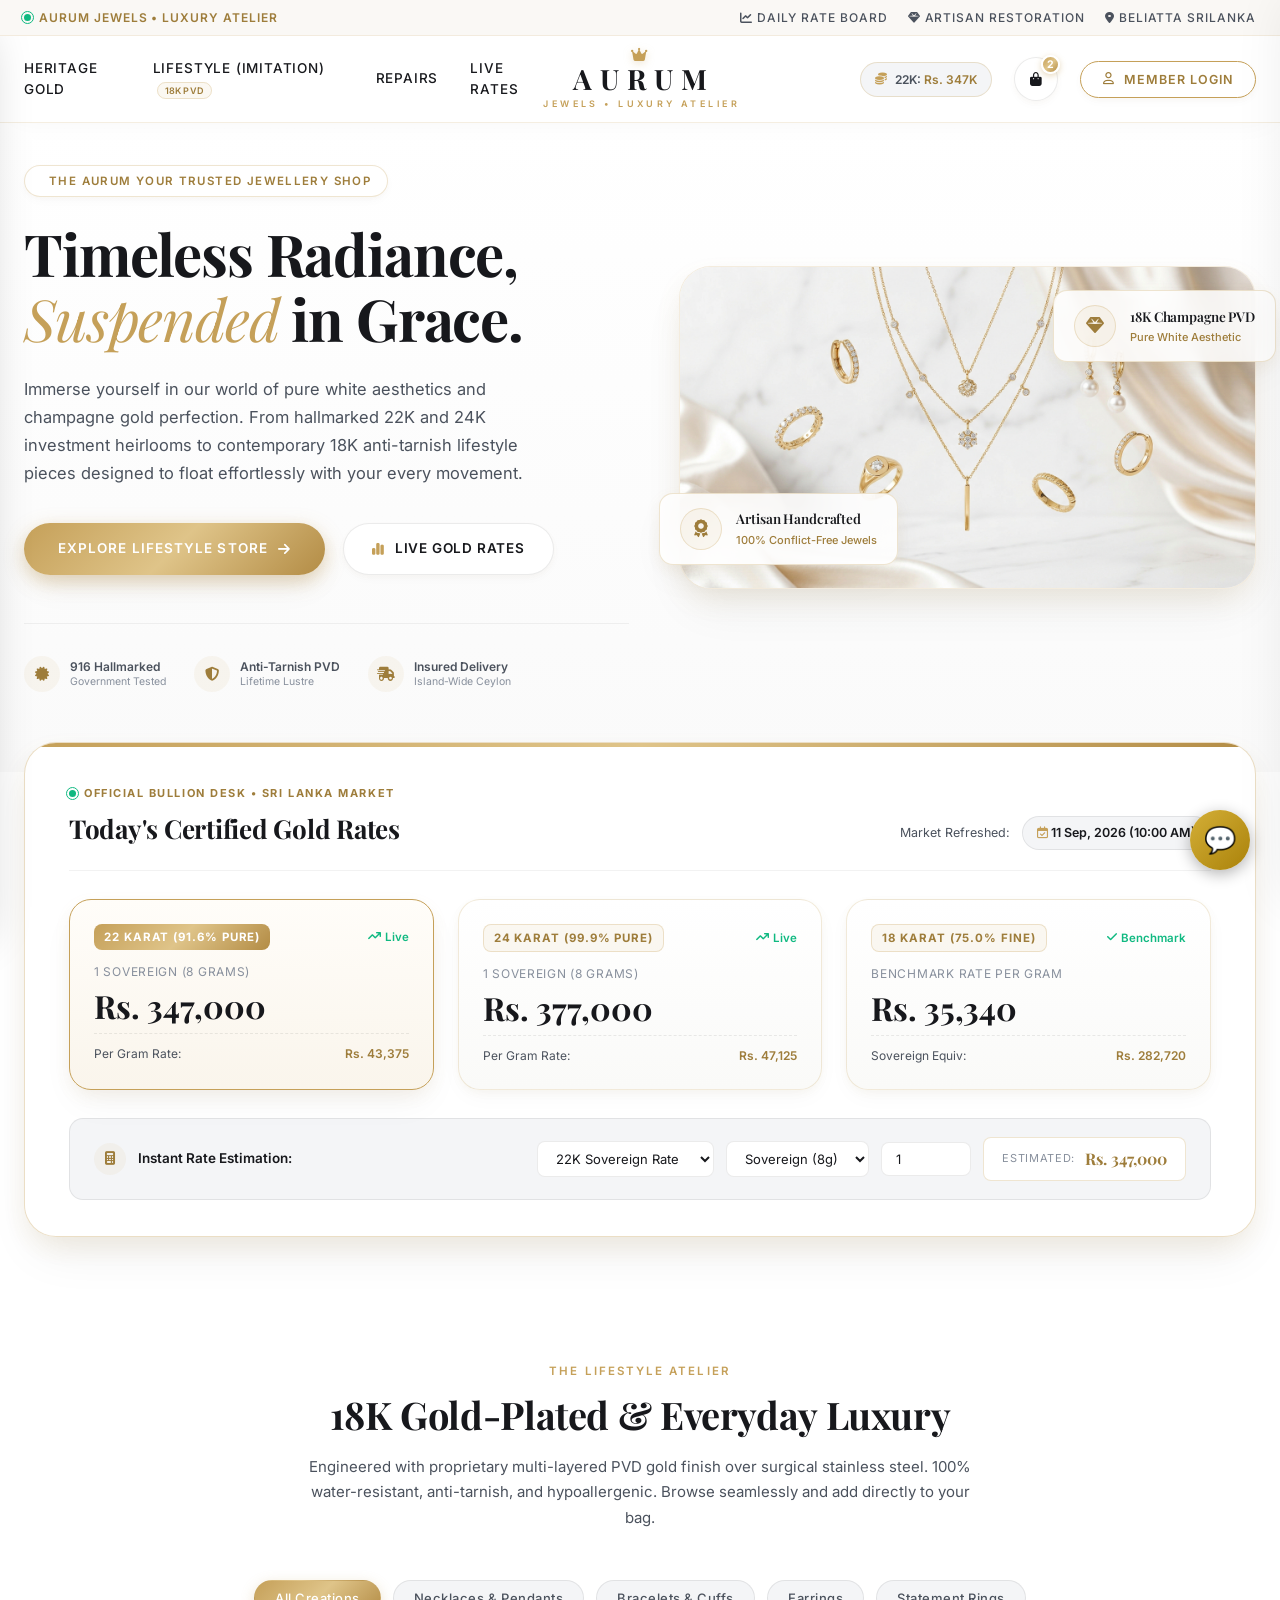
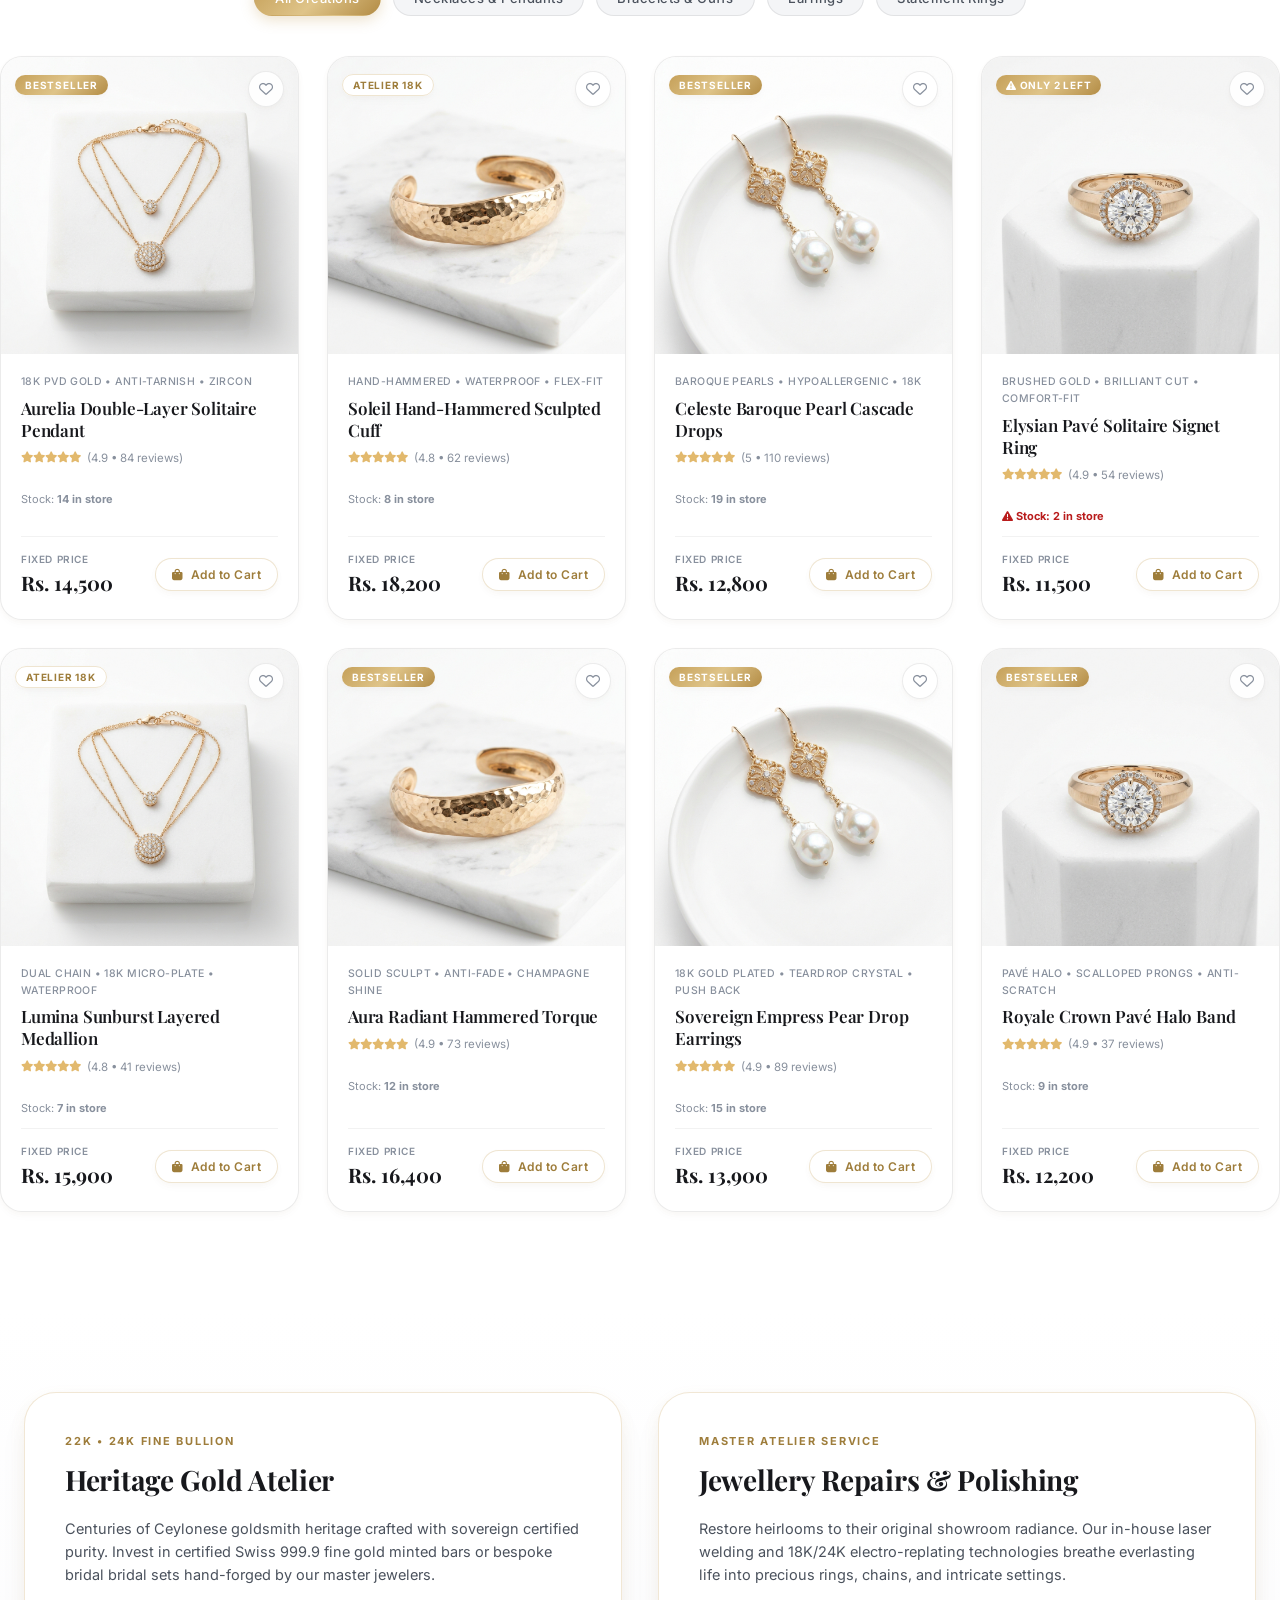
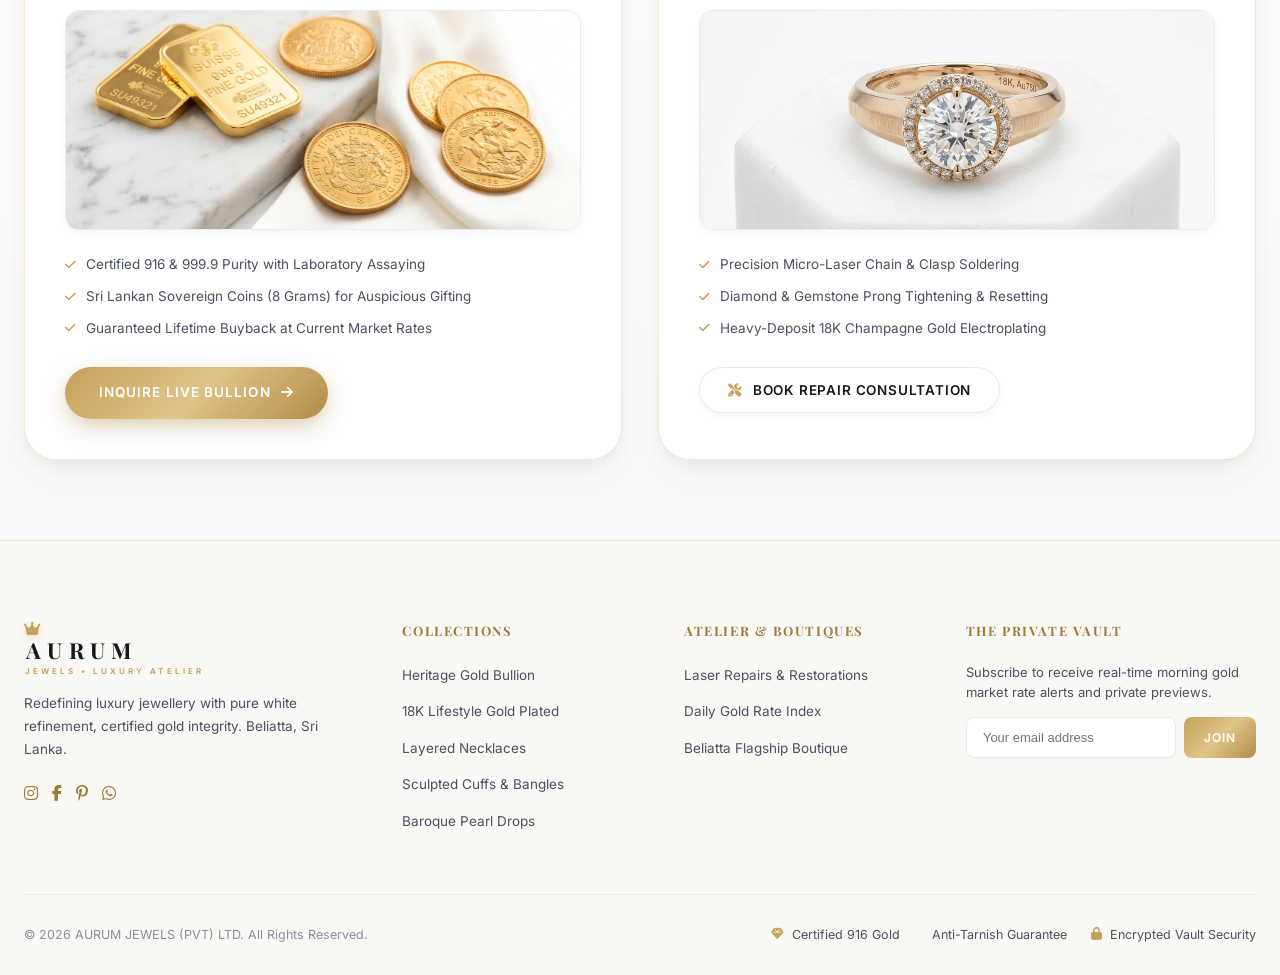
<file: index.html>
<!DOCTYPE html>
<html lang="en">

<head>
  <meta charset="UTF-8">
  <meta name="viewport" content="width=device-width, initial-scale=1.0">
  <title>AURUM JEWELS | High-End Luxury Jewellery & Heritage Bullion</title>
  <meta name="description"
    content="Experience the pinnacle of fine jewellery. Certified 22K and 24K heritage gold heirlooms and everyday 18K anti-tarnish lifestyle creations. Pure white luxury suspended in grace.">

  <!-- Font Awesome Icons -->
  <link rel="stylesheet" href="https://cdnjs.cloudflare.com/ajax/libs/font-awesome/6.5.1/css/all.min.css">

  <!-- Custom Luxury Antigravity Stylesheet -->
  <link rel="stylesheet" href="css/landing.css">
</head>

<body>

  <!-- 1. TOP ANNOUNCEMENT BAR -->
  <div class="top-bar">
    <div class="container top-bar-inner">
      <div class="top-bar-live-tag">
        <span class="live-beacon"></span>
        <span> AURUM JEWELS • LUXURY ATELIER </span>
      </div>
      <div class="top-bar-links">
        <a href="#liveRates"><i class="fa-solid fa-chart-line"></i> Daily Rate Board</a>
        <a href="#repairs"><i class="fa-solid fa-gem"></i> Artisan Restoration</a>
        <a href="#boutiques"><i class="fa-solid fa-location-dot"></i> Beliatta SriLanka</a>
      </div>
    </div>
  </div>

  <!-- 2. MINIMALIST STICKY HEADER -->
  <header class="header-sticky">
    <div class="container header-container">
      <!-- Mobile Navigation Hamburger Button -->
      <button class="mobile-nav-toggle" id="mobileNavToggleBtn" aria-label="Toggle Navigation Menu" title="Menu">
        <i class="fa-solid fa-bars"></i>
      </button>

      <!-- Left Navigation -->
      <nav class="nav-left">
        <a href="#heritage" class="nav-link">Heritage Gold</a>
        <a href="#lifestyleStore" class="nav-link">
          Lifestyle (Imitation)
          <span class="nav-badge-hot">18K PVD</span>
        </a>
        <a href="#repairs" class="nav-link">Repairs</a>
        <a href="#liveRates" class="nav-link">Live Rates</a>
      </nav>

      <!-- Centered Serif Logo -->
      <a href="#" class="brand-logo-wrap" title="AURUM JEWELS Home">
        <div class="brand-emblem"><i class="fa-solid fa-crown"></i></div>
        <h1 class="brand-title font-serif">AURUM</h1>
        <div class="brand-subtitle">JEWELS &bull; LUXURY ATELIER</div>
      </a>

      <!-- Right Navigation & Member Actions -->
      <div class="nav-right">
        <a href="#liveRates" class="gold-rates-pill" title="View Today's Bullion Rates">
          <i class="fa-solid fa-coins text-gold"></i>
          <span>22K: <span class="rate-bold" id="headerGoldRate22k">Rs. 347K</span></span>
        </a>

        <!-- Cart Trigger (Guest Shopping) -->
        <button id="cartTriggerBtn" class="cart-trigger-btn" aria-label="Shopping Bag">
          <i class="fa-solid fa-bag-shopping"></i>
          <span id="cartBadgeCount" class="cart-badge">2</span>
        </button>

        <!-- Prominent Elegant Member Login Button -->
        <button class="btn-member-login" id="headerLoginBtn">
          <i class="fa-regular fa-user"></i>
          <span>Member Login</span>
        </button>
      </div>
    </div>

    <!-- Mobile Navigation Drawer / Slide-out Menu -->
    <div class="mobile-nav-drawer" id="mobileNavDrawer">
      <div class="mobile-nav-inner">
        <div class="mobile-nav-header">
          <div class="brand-logo-wrap" style="align-items: flex-start;">
            <h2 class="brand-title font-serif" style="font-size: 20px;">AURUM</h2>
            <div class="brand-subtitle">LUXURY ATELIER</div>
          </div>
          <button class="mobile-nav-close" id="mobileNavCloseBtn" aria-label="Close Navigation Menu">
            <i class="fa-solid fa-xmark"></i>
          </button>
        </div>

        <nav class="mobile-nav-links">
          <a href="#heritage" class="mobile-nav-item">
            <i class="fa-solid fa-crown"></i>
            <span>Heritage Gold</span>
          </a>
          <a href="#lifestyleStore" class="mobile-nav-item">
            <i class="fa-solid fa-gem"></i>
            <span>Lifestyle (18K PVD)</span>
          </a>
          <a href="#repairs" class="mobile-nav-item">
            <i class="fa-solid fa-screwdriver-wrench"></i>
            <span>Artisan Restoration</span>
          </a>
          <a href="#liveRates" class="mobile-nav-item">
            <i class="fa-solid fa-chart-line"></i>
            <span>Daily Bullion Rates</span>
          </a>
          <a href="#boutiques" class="mobile-nav-item">
            <i class="fa-solid fa-location-dot"></i>
            <span>Beliatta SriLanka</span>
          </a>
        </nav>

        <div class="mobile-nav-actions">
          <button class="btn-member-login-mobile" id="mobileDrawerLoginBtn">
            <i class="fa-regular fa-user"></i>
            <span>Member Login / Portal</span>
          </button>
        </div>
      </div>
    </div>
    <div class="mobile-nav-backdrop" id="mobileNavBackdrop"></div>
  </header>

  <main>
    <!-- 3. EDITORIAL HERO SECTION -->
    <section class="hero-section">
      <div class="container hero-grid">
        <!-- Hero Editorial Text -->
        <div class="hero-content-col">
          <div class="hero-badge-floating antigravity-float">
            <i class="fa-solid fa-sparkles text-gold"></i>
            <span>The AURUM Your Trusted Jewellery Shop</span>
          </div>

          <h2 class="hero-title">
            Timeless Radiance, <br>
            <em>Suspended</em> in Grace.
          </h2>

          <p class="hero-subtitle">
            Immerse yourself in our world of pure white aesthetics and champagne gold perfection.
            From hallmarked 22K and 24K investment heirlooms to contemporary 18K anti-tarnish lifestyle pieces
            designed to float effortlessly with your every movement.
          </p>

          <div class="hero-actions">
            <a href="#lifestyleStore" class="btn-primary-gold">
              <span>Explore Lifestyle Store</span>
              <i class="fa-solid fa-arrow-right"></i>
            </a>
            <a href="#liveRates" class="btn-secondary-outline">
              <i class="fa-solid fa-chart-simple text-gold"></i>
              <span>Live Gold Rates</span>
            </a>
          </div>

          <!-- Feature Trust Strip -->
          <div class="hero-features-strip">
            <div class="hero-feat-item">
              <div class="hero-feat-icon"><i class="fa-solid fa-certificate"></i></div>
              <div class="hero-feat-text">916 Hallmarked<span>Government Tested</span></div>
            </div>
            <div class="hero-feat-item">
              <div class="hero-feat-icon"><i class="fa-solid fa-shield-halved"></i></div>
              <div class="hero-feat-text">Anti-Tarnish PVD<span>Lifetime Lustre</span></div>
            </div>
            <div class="hero-feat-item">
              <div class="hero-feat-icon"><i class="fa-solid fa-truck-fast"></i></div>
              <div class="hero-feat-text">Insured Delivery<span>Island-Wide Ceylon</span></div>
            </div>
          </div>
        </div>

        <!-- Hero Visual Podium with Layered Floating Elements -->
        <div class="hero-visual-stage">
          <div class="hero-image-podium">
            <img src="assets/hero-jewellery.jpg" alt="AURUM JEWELS Luxury Editorial Jewellery Collection">
          </div>

          <!-- Antigravity Floating Glass Mini-Cards -->
          <div class="hero-floating-card hero-card-1 antigravity-float">
            <div class="floating-icon-gold">
              <i class="fa-solid fa-award"></i>
            </div>
            <div class="floating-card-info">
              <h4>Artisan Handcrafted</h4>
              <p>100% Conflict-Free Jewels</p>
            </div>
          </div>

          <div class="hero-floating-card hero-card-2 antigravity-float-delayed">
            <div class="floating-icon-gold">
              <i class="fa-solid fa-gem"></i>
            </div>
            <div class="floating-card-info">
              <h4>18K Champagne PVD</h4>
              <p>Pure White Aesthetic</p>
            </div>
          </div>
        </div>
      </div>
    </section>

    <!-- 4. LIVE RATES WIDGET (Amila Gold House Inspired, Floating Glass Card) -->
    <section id="liveRates" class="live-rates-section container">
      <div class="live-rates-card">
        <div class="live-rates-header">
          <div>
            <div class="rates-badge">
              <span class="live-beacon"></span>
              <span>Official Bullion Desk &bull; Sri Lanka Market</span>
            </div>
            <h3 class="rates-title font-serif">Today's Certified Gold Rates</h3>
          </div>
          <div class="rates-meta">
            <span>Market Refreshed:</span>
            <span class="rates-updated-date" id="liveDateBadge">
              <i class="fa-regular fa-calendar-check text-gold"></i> 11 Sep, 2026 (10:00 AM)
            </span>
          </div>
        </div>

        <!-- Rates 3-Box Grid -->
        <div class="rates-grid">
          <!-- 22K Sovereign -->
          <div class="rate-box rate-box-highlight">
            <div class="rate-box-tag">
              <span class="karat-badge">22 Karat (91.6% Pure)</span>
              <span class="trend-indicator"><i class="fa-solid fa-arrow-trend-up"></i> Live</span>
            </div>
            <div class="rate-denomination">1 Sovereign (8 Grams)</div>
            <div class="rate-amount" id="liveRate22kSovereign">Rs. 347,000</div>
            <div class="rate-gram-subtext">
              <span>Per Gram Rate:</span>
              <strong id="liveRate22kGram">Rs. 43,375</strong>
            </div>
          </div>

          <!-- 24K Sovereign -->
          <div class="rate-box">
            <div class="rate-box-tag">
              <span class="karat-badge">24 Karat (99.9% Pure)</span>
              <span class="trend-indicator"><i class="fa-solid fa-arrow-trend-up"></i> Live</span>
            </div>
            <div class="rate-denomination">1 Sovereign (8 Grams)</div>
            <div class="rate-amount" id="liveRate24kSovereign">Rs. 377,000</div>
            <div class="rate-gram-subtext">
              <span>Per Gram Rate:</span>
              <strong id="liveRate24kGram">Rs. 47,125</strong>
            </div>
          </div>

          <!-- 18K Fine Lifestyle Rate -->
          <div class="rate-box">
            <div class="rate-box-tag">
              <span class="karat-badge">18 Karat (75.0% Fine)</span>
              <span class="trend-indicator"><i class="fa-solid fa-check"></i> Benchmark</span>
            </div>
            <div class="rate-denomination">Benchmark Rate per Gram</div>
            <div class="rate-amount" id="liveRate18kGram">Rs. 35,340</div>
            <div class="rate-gram-subtext">
              <span>Sovereign Equiv:</span>
              <strong id="liveRate18kSovereign">Rs. 282,720</strong>
            </div>
          </div>
        </div>

        <!-- Interactive Instant Gold Price Calculator -->
        <div class="rates-calc-strip">
          <div class="calc-label">
            <div class="calc-icon"><i class="fa-solid fa-calculator"></i></div>
            <span>Instant Rate Estimation:</span>
          </div>
          <div class="calc-controls">
            <select id="calcKarat" class="calc-select" aria-label="Select Karat">
              <option value="22K" selected>22K Sovereign Rate</option>
              <option value="24K">24K Sovereign Rate</option>
              <option value="18K">18K Benchmark Rate</option>
            </select>
            <select id="calcUnit" class="calc-select" aria-label="Select Unit">
              <option value="sovereign" selected>Sovereign (8g)</option>
              <option value="gram">Grams (g)</option>
            </select>
            <input type="number" id="calcWeight" class="calc-input" value="1" min="0.1" step="0.5" placeholder="Weight">

            <div class="calc-result-box">
              <span class="calc-result-label">Estimated:</span>
              <span id="calcResultVal" class="calc-result-val">Rs. 347,000</span>
            </div>
          </div>
        </div>
      </div>
    </section>

    <!-- 5. IMITATION & LIFESTYLE STORE (4-Column Clean Grid) -->
    <section id="lifestyleStore" class="lifestyle-section container">
      <div class="section-header-center">
        <span class="section-tag">The Lifestyle Atelier</span>
        <h3 class="section-title font-serif">18K Gold-Plated & Everyday Luxury</h3>
        <p class="section-description">
          Engineered with proprietary multi-layered PVD gold finish over surgical stainless steel.
          100% water-resistant, anti-tarnish, and hypoallergenic. Browse seamlessly and add directly to your bag.
        </p>
      </div>

      <!-- Category Filter Pills -->
      <div class="store-filter-bar">
        <button class="filter-btn active" data-filter="all">All Creations</button>
        <button class="filter-btn" data-filter="necklaces">Necklaces & Pendants</button>
        <button class="filter-btn" data-filter="bracelets">Bracelets & Cuffs</button>
        <button class="filter-btn" data-filter="earrings">Earrings</button>
        <button class="filter-btn" data-filter="rings">Statement Rings</button>
      </div>

      <!-- 4-Column Product Grid (Dynamic Imitation Inventory) -->
      <div class="products-grid-4col" id="lifestyleProductsGrid">

        <!-- Product 1: Necklace -->
        <article class="product-card" data-category="necklaces" data-title="Aurelia Double-Layer Solitaire Pendant"
          data-price="14500" data-img="assets/prod-necklace.jpg" data-material="18K PVD Gold">
          <div class="product-card-media">
            <div class="card-badge-top-left">
              <span class="badge-tag highlight">Bestseller</span>
            </div>
            <button class="card-wishlist-btn" aria-label="Add to Wishlist">
              <i class="fa-regular fa-heart"></i>
            </button>
            <img src="assets/prod-necklace.jpg" alt="Aurelia Double-Layer Solitaire Pendant" loading="lazy">
          </div>
          <div class="product-card-content">
            <div class="product-specs-pill">18K PVD &bull; Anti-Tarnish &bull; Zircon</div>
            <h4 class="product-title font-serif">Aurelia Double-Layer Solitaire Pendant</h4>
            <div class="product-rating-row">
              <div class="stars-gold">
                <i class="fa-solid fa-star"></i><i class="fa-solid fa-star"></i><i class="fa-solid fa-star"></i><i
                  class="fa-solid fa-star"></i><i class="fa-solid fa-star"></i>
              </div>
              <span>(4.9 &bull; 84 reviews)</span>
            </div>
            <div class="product-footer-row">
              <div class="product-price-block">
                <span class="price-currency-tag">Fixed Price</span>
                <span class="product-fixed-price">Rs. 14,500</span>
              </div>
              <button class="btn-add-to-cart">
                <i class="fa-solid fa-bag-shopping"></i>
                <span>Add to Cart</span>
              </button>
            </div>
          </div>
        </article>

        <!-- Product 2: Cuff Bracelet -->
        <article class="product-card" data-category="bracelets" data-title="Soleil Hand-Hammered Sculpted Cuff"
          data-price="18200" data-img="assets/prod-cuff.jpg" data-material="18K Champagne PVD">
          <div class="product-card-media">
            <div class="card-badge-top-left">
              <span class="badge-tag">Signature</span>
            </div>
            <button class="card-wishlist-btn" aria-label="Add to Wishlist">
              <i class="fa-regular fa-heart"></i>
            </button>
            <img src="assets/prod-cuff.jpg" alt="Soleil Hand-Hammered Sculpted Cuff" loading="lazy">
          </div>
          <div class="product-card-content">
            <div class="product-specs-pill">Hand-Hammered &bull; Waterproof &bull; Flex-Fit</div>
            <h4 class="product-title font-serif">Soleil Hand-Hammered Sculpted Cuff</h4>
            <div class="product-rating-row">
              <div class="stars-gold">
                <i class="fa-solid fa-star"></i><i class="fa-solid fa-star"></i><i class="fa-solid fa-star"></i><i
                  class="fa-solid fa-star"></i><i class="fa-solid fa-star-half-stroke"></i>
              </div>
              <span>(4.8 &bull; 62 reviews)</span>
            </div>
            <div class="product-footer-row">
              <div class="product-price-block">
                <span class="price-currency-tag">Fixed Price</span>
                <span class="product-fixed-price">Rs. 18,200</span>
              </div>
              <button class="btn-add-to-cart">
                <i class="fa-solid fa-bag-shopping"></i>
                <span>Add to Cart</span>
              </button>
            </div>
          </div>
        </article>

        <!-- Product 3: Earrings -->
        <article class="product-card" data-category="earrings" data-title="Celeste Baroque Pearl Cascade Drops"
          data-price="12800" data-img="assets/prod-earrings.jpg" data-material="Freshwater Pearl & 18K">
          <div class="product-card-media">
            <div class="card-badge-top-left">
              <span class="badge-tag highlight">Trending</span>
            </div>
            <button class="card-wishlist-btn" aria-label="Add to Wishlist">
              <i class="fa-regular fa-heart"></i>
            </button>
            <img src="assets/prod-earrings.jpg" alt="Celeste Baroque Pearl Cascade Drops" loading="lazy">
          </div>
          <div class="product-card-content">
            <div class="product-specs-pill">Baroque Pearls &bull; Hypoallergenic &bull; 18K</div>
            <h4 class="product-title font-serif">Celeste Baroque Pearl Cascade Drops</h4>
            <div class="product-rating-row">
              <div class="stars-gold">
                <i class="fa-solid fa-star"></i><i class="fa-solid fa-star"></i><i class="fa-solid fa-star"></i><i
                  class="fa-solid fa-star"></i><i class="fa-solid fa-star"></i>
              </div>
              <span>(5.0 &bull; 110 reviews)</span>
            </div>
            <div class="product-footer-row">
              <div class="product-price-block">
                <span class="price-currency-tag">Fixed Price</span>
                <span class="product-fixed-price">Rs. 12,800</span>
              </div>
              <button class="btn-add-to-cart">
                <i class="fa-solid fa-bag-shopping"></i>
                <span>Add to Cart</span>
              </button>
            </div>
          </div>
        </article>

        <!-- Product 4: Ring -->
        <article class="product-card" data-category="rings" data-title="Elysian Pavé Solitaire Signet Ring"
          data-price="11500" data-img="assets/prod-ring.jpg" data-material="18K Brushed Gold">
          <div class="product-card-media">
            <div class="card-badge-top-left">
              <span class="badge-tag">New In</span>
            </div>
            <button class="card-wishlist-btn" aria-label="Add to Wishlist">
              <i class="fa-regular fa-heart"></i>
            </button>
            <img src="assets/prod-ring.jpg" alt="Elysian Pavé Solitaire Signet Ring" loading="lazy">
          </div>
          <div class="product-card-content">
            <div class="product-specs-pill">Brushed Gold &bull; Brilliant Cut &bull; Comfort-Fit</div>
            <h4 class="product-title font-serif">Elysian Pavé Solitaire Signet Ring</h4>
            <div class="product-rating-row">
              <div class="stars-gold">
                <i class="fa-solid fa-star"></i><i class="fa-solid fa-star"></i><i class="fa-solid fa-star"></i><i
                  class="fa-solid fa-star"></i><i class="fa-solid fa-star"></i>
              </div>
              <span>(4.9 &bull; 54 reviews)</span>
            </div>
            <div class="product-footer-row">
              <div class="product-price-block">
                <span class="price-currency-tag">Fixed Price</span>
                <span class="product-fixed-price">Rs. 11,500</span>
              </div>
              <button class="btn-add-to-cart">
                <i class="fa-solid fa-bag-shopping"></i>
                <span>Add to Cart</span>
              </button>
            </div>
          </div>
        </article>

        <!-- Product 5: Necklace 2 -->
        <article class="product-card" data-category="necklaces" data-title="Lumina Sunburst Layered Medallion"
          data-price="15900" data-img="assets/prod-necklace.jpg" data-material="18K Champagne PVD">
          <div class="product-card-media">
            <div class="card-badge-top-left">
              <span class="badge-tag">Popular</span>
            </div>
            <button class="card-wishlist-btn" aria-label="Add to Wishlist">
              <i class="fa-regular fa-heart"></i>
            </button>
            <img src="assets/prod-necklace.jpg" alt="Lumina Sunburst Layered Medallion" loading="lazy">
          </div>
          <div class="product-card-content">
            <div class="product-specs-pill">Dual Chain &bull; 18K Micro-Plate &bull; Waterproof</div>
            <h4 class="product-title font-serif">Lumina Sunburst Layered Medallion</h4>
            <div class="product-rating-row">
              <div class="stars-gold">
                <i class="fa-solid fa-star"></i><i class="fa-solid fa-star"></i><i class="fa-solid fa-star"></i><i
                  class="fa-solid fa-star"></i><i class="fa-solid fa-star-half-stroke"></i>
              </div>
              <span>(4.8 &bull; 41 reviews)</span>
            </div>
            <div class="product-footer-row">
              <div class="product-price-block">
                <span class="price-currency-tag">Fixed Price</span>
                <span class="product-fixed-price">Rs. 15,900</span>
              </div>
              <button class="btn-add-to-cart">
                <i class="fa-solid fa-bag-shopping"></i>
                <span>Add to Cart</span>
              </button>
            </div>
          </div>
        </article>

        <!-- Product 6: Bracelet 2 -->
        <article class="product-card" data-category="bracelets" data-title="Aura Radiant Hammered Torque"
          data-price="16400" data-img="assets/prod-cuff.jpg" data-material="18K Gold Plated">
          <div class="product-card-media">
            <div class="card-badge-top-left">
              <span class="badge-tag highlight">Limited</span>
            </div>
            <button class="card-wishlist-btn" aria-label="Add to Wishlist">
              <i class="fa-regular fa-heart"></i>
            </button>
            <img src="assets/prod-cuff.jpg" alt="Aura Radiant Hammered Torque" loading="lazy">
          </div>
          <div class="product-card-content">
            <div class="product-specs-pill">Solid Sculpt &bull; Anti-Fade &bull; Champagne Shine</div>
            <h4 class="product-title font-serif">Aura Radiant Hammered Torque</h4>
            <div class="product-rating-row">
              <div class="stars-gold">
                <i class="fa-solid fa-star"></i><i class="fa-solid fa-star"></i><i class="fa-solid fa-star"></i><i
                  class="fa-solid fa-star"></i><i class="fa-solid fa-star"></i>
              </div>
              <span>(4.9 &bull; 73 reviews)</span>
            </div>
            <div class="product-footer-row">
              <div class="product-price-block">
                <span class="price-currency-tag">Fixed Price</span>
                <span class="product-fixed-price">Rs. 16,400</span>
              </div>
              <button class="btn-add-to-cart">
                <i class="fa-solid fa-bag-shopping"></i>
                <span>Add to Cart</span>
              </button>
            </div>
          </div>
        </article>

        <!-- Product 7: Earrings 2 -->
        <article class="product-card" data-category="earrings" data-title="Seraphina Luminous Filigree Drops"
          data-price="13400" data-img="assets/prod-earrings.jpg" data-material="18K Gold & Pearl">
          <div class="product-card-media">
            <div class="card-badge-top-left">
              <span class="badge-tag">Artisan</span>
            </div>
            <button class="card-wishlist-btn" aria-label="Add to Wishlist">
              <i class="fa-regular fa-heart"></i>
            </button>
            <img src="assets/prod-earrings.jpg" alt="Seraphina Luminous Filigree Drops" loading="lazy">
          </div>
          <div class="product-card-content">
            <div class="product-specs-pill">Filigree Lace &bull; Luster Pearl &bull; Featherlight</div>
            <h4 class="product-title font-serif">Seraphina Luminous Filigree Drops</h4>
            <div class="product-rating-row">
              <div class="stars-gold">
                <i class="fa-solid fa-star"></i><i class="fa-solid fa-star"></i><i class="fa-solid fa-star"></i><i
                  class="fa-solid fa-star"></i><i class="fa-solid fa-star"></i>
              </div>
              <span>(5.0 &bull; 89 reviews)</span>
            </div>
            <div class="product-footer-row">
              <div class="product-price-block">
                <span class="price-currency-tag">Fixed Price</span>
                <span class="product-fixed-price">Rs. 13,400</span>
              </div>
              <button class="btn-add-to-cart">
                <i class="fa-solid fa-bag-shopping"></i>
                <span>Add to Cart</span>
              </button>
            </div>
          </div>
        </article>

        <!-- Product 8: Ring 2 -->
        <article class="product-card" data-category="rings" data-title="Royale Crown Pavé Halo Band" data-price="12200"
          data-img="assets/prod-ring.jpg" data-material="18K Champagne PVD">
          <div class="product-card-media">
            <div class="card-badge-top-left">
              <span class="badge-tag highlight">Trending</span>
            </div>
            <button class="card-wishlist-btn" aria-label="Add to Wishlist">
              <i class="fa-regular fa-heart"></i>
            </button>
            <img src="assets/prod-ring.jpg" alt="Royale Crown Pavé Halo Band" loading="lazy">
          </div>
          <div class="product-card-content">
            <div class="product-specs-pill">Pavé Halo &bull; Scalloped Prongs &bull; Anti-Scratch</div>
            <h4 class="product-title font-serif">Royale Crown Pavé Halo Band</h4>
            <div class="product-rating-row">
              <div class="stars-gold">
                <i class="fa-solid fa-star"></i><i class="fa-solid fa-star"></i><i class="fa-solid fa-star"></i><i
                  class="fa-solid fa-star"></i><i class="fa-solid fa-star"></i>
              </div>
              <span>(4.9 &bull; 37 reviews)</span>
            </div>
            <div class="product-footer-row">
              <div class="product-price-block">
                <span class="price-currency-tag">Fixed Price</span>
                <span class="product-fixed-price">Rs. 12,200</span>
              </div>
              <button class="btn-add-to-cart">
                <i class="fa-solid fa-bag-shopping"></i>
                <span>Add to Cart</span>
              </button>
            </div>
          </div>
        </article>

      </div>
    </section>

    <!-- 6. HERITAGE GOLD & REPAIRS DUAL SHOWCASE -->
    <section class="dual-showcase-section">
      <div class="container dual-grid">

        <!-- Heritage Gold Showcase (Amila Gold House Inspired Bullion & Heirlooms) -->
        <div class="showcase-card" id="heritage">
          <span class="showcase-tag">22K &bull; 24K Fine Bullion</span>
          <h3 class="showcase-title font-serif">Heritage Gold Atelier</h3>
          <p class="showcase-desc">
            Centuries of Ceylonese goldsmith heritage crafted with sovereign certified purity.
            Invest in certified Swiss 999.9 fine gold minted bars or bespoke bridal bridal sets
            hand-forged by our master jewelers.
          </p>
          <div class="showcase-image-wrap">
            <img src="assets/gold-ingots.jpg" alt="24K Fine Gold Bars and Sovereign Coins">
          </div>
          <ul class="showcase-list">
            <li><i class="fa-solid fa-check"></i> Certified 916 & 999.9 Purity with Laboratory Assaying</li>
            <li><i class="fa-solid fa-check"></i> Sri Lankan Sovereign Coins (8 Grams) for Auspicious Gifting</li>
            <li><i class="fa-solid fa-check"></i> Guaranteed Lifetime Buyback at Current Market Rates</li>
          </ul>
          <a href="#liveRates" class="btn-primary-gold" style="align-self: flex-start;">
            <span>Inquire Live Bullion</span>
            <i class="fa-solid fa-arrow-right"></i>
          </a>
        </div>

        <!-- Artisan Repairs & Restoration -->
        <div class="showcase-card" id="repairs">
          <span class="showcase-tag">Master Atelier Service</span>
          <h3 class="showcase-title font-serif">Jewellery Repairs & Polishing</h3>
          <p class="showcase-desc">
            Restore heirlooms to their original showroom radiance. Our in-house laser welding
            and 18K/24K electro-replating technologies breathe everlasting life into precious rings,
            chains, and intricate settings.
          </p>
          <div class="showcase-image-wrap">
            <img src="assets/prod-ring.jpg" alt="Artisan Jewellery Laser Restoration and Polishing">
          </div>
          <ul class="showcase-list">
            <li><i class="fa-solid fa-check"></i> Precision Micro-Laser Chain & Clasp Soldering</li>
            <li><i class="fa-solid fa-check"></i> Diamond & Gemstone Prong Tightening & Resetting</li>
            <li><i class="fa-solid fa-check"></i> Heavy-Deposit 18K Champagne Gold Electroplating</li>
          </ul>
          <button class="btn-secondary-outline trigger-login-modal" style="align-self: flex-start;">
            <i class="fa-solid fa-screwdriver-wrench text-gold"></i>
            <span>Book Repair Consultation</span>
          </button>
        </div>

      </div>
    </section>
  </main>

  <!-- 7. MINIMALIST LUXURY FOOTER -->
  <footer class="footer-pure" id="boutiques">
    <div class="container">
      <div class="footer-top-grid">
        <!-- Brand Col -->
        <div class="footer-brand-col">
          <div class="brand-logo-wrap" style="align-items: flex-start;">
            <div class="brand-emblem"><i class="fa-solid fa-crown"></i></div>
            <span class="brand-title font-serif" style="font-size: 22px; margin-left: 0.1em;">AURUM</span>
            <span class="brand-subtitle" style="font-size: 8px; margin-left: 0.1em;">JEWELS &bull; LUXURY ATELIER</span>
          </div>
          <p>
            Redefining luxury jewellery with pure white refinement, certified gold integrity. Beliatta, Sri Lanka.
          </p>
          <div style="display: flex; gap: 14px; font-size: 16px; color: var(--gold-deep);">
            <a href="#" aria-label="Instagram"><i class="fa-brands fa-instagram"></i></a>
            <a href="#" aria-label="Facebook"><i class="fa-brands fa-facebook-f"></i></a>
            <a href="#" aria-label="Pinterest"><i class="fa-brands fa-pinterest-p"></i></a>
            <a href="#" aria-label="WhatsApp"><i class="fa-brands fa-whatsapp"></i></a>
          </div>
        </div>

        <!-- Col 2: Navigation -->
        <div>
          <h4 class="footer-col-title">Collections</h4>
          <ul class="footer-links">
            <li><a href="#heritage">Heritage Gold Bullion</a></li>
            <li><a href="#lifestyleStore">18K Lifestyle Gold Plated</a></li>
            <li><a href="#lifestyleStore">Layered Necklaces</a></li>
            <li><a href="#lifestyleStore">Sculpted Cuffs & Bangles</a></li>
            <li><a href="#lifestyleStore">Baroque Pearl Drops</a></li>
          </ul>
        </div>

        <!-- Col 3: Boutiques & Services -->
        <div>
          <h4 class="footer-col-title">Atelier & Boutiques</h4>
          <ul class="footer-links">
            <li><a href="#repairs">Laser Repairs & Restorations</a></li>
            <li><a href="#liveRates">Daily Gold Rate Index</a></li>
            <li><a href="#">Beliatta Flagship Boutique</a></li>
          </ul>
        </div>

        <!-- Col 4: VIP Newsletter -->
        <div>
          <h4 class="footer-col-title">The Private Vault</h4>
          <p style="font-size: 13px; color: var(--text-secondary); margin-bottom: 12px;">
            Subscribe to receive real-time morning gold market rate alerts and private previews.
          </p>
          <form class="footer-newsletter-wrap"
            onsubmit="event.preventDefault(); showToast('Subscribed to Private Vault Alerts');">
            <input type="email" class="newsletter-input" placeholder="Your email address" required>
            <button type="submit" class="newsletter-btn">Join</button>
          </form>
        </div>
      </div>

      <!-- Footer Bottom -->
      <div class="footer-bottom-row">
        <div>&copy; 2026 AURUM JEWELS (PVT) LTD. All Rights Reserved.</div>
        <div class="footer-guarantee-badges">
          <div class="guarantee-item">
            <i class="fa-solid fa-gem"></i>
            <span>Certified 916 Gold</span>
          </div>
          <div class="guarantee-item">
            <i class="fa-solid fa-shield-check"></i>
            <span>Anti-Tarnish Guarantee</span>
          </div>
          <div class="guarantee-item">
            <i class="fa-solid fa-lock"></i>
            <span>Encrypted Vault Security</span>
          </div>
        </div>
      </div>
    </div>
  </footer>

  <!-- 8. GLASSMORPHISM MEMBER LOGIN / REGISTER MODAL (Tabbed Antigravity) -->
  <div id="loginModalOverlay" class="modal-overlay" role="dialog" aria-modal="true" aria-labelledby="modalTitle">
    <div class="modal-glass-container antigravity-modal-float">
      <button id="modalCloseBtn" class="modal-close-btn" aria-label="Close Modal">
        <i class="fa-solid fa-xmark"></i>
      </button>

      <div class="modal-header-block">
        <div class="modal-brand-symbol"><i class="fa-solid fa-crown"></i></div>
        <h3 id="modalTitle" class="modal-title font-serif">The Aurum Vault</h3>
        <p class="modal-subtitle">Exclusive access to bespoke bullion reserves, tier pricing & private concierge</p>
      </div>

      <!-- Glassmorphism Tab Navigation -->
      <div class="modal-tabs-bar" role="tablist">
        <button type="button" class="modal-tab-btn active" id="tabLoginBtn" role="tab" aria-selected="true"
          aria-controls="tabContentLogin">
          <i class="fa-solid fa-key"></i>
          <span class="font-serif">Member Login</span>
        </button>
        <button type="button" class="modal-tab-btn" id="tabRegisterBtn" role="tab" aria-selected="false"
          aria-controls="tabContentRegister">
          <i class="fa-solid fa-user-plus"></i>
          <span class="font-serif">Create Account</span>
        </button>
      </div>

      <!-- TAB 1: LOGIN PANE -->
      <div id="tabContentLogin" class="modal-tab-pane active" role="tabpanel" aria-labelledby="tabLoginBtn">
        <form id="memberLoginForm">
          <div class="form-group">
            <label class="form-label" for="loginUsername">Email or Username</label>
            <div class="form-input-wrap">
              <i class="fa-regular fa-user"></i>
              <input type="text" id="login-username" class="form-input"
                placeholder="vip.member@aurumjewels.lk or Username" required>
            </div>
          </div>

          <div class="form-group">
            <label class="form-label" for="loginPassword">Vault Key / Password</label>
            <div class="form-input-wrap">
              <i class="fa-solid fa-lock"></i>
              <input type="password" id="login-password" class="form-input"
                placeholder="&bull;&bull;&bull;&bull;&bull;&bull;&bull;&bull;" required>
            </div>
          </div>

          <div class="form-options-row">
            <label class="checkbox-label">
              <input type="checkbox" checked>
              <span>Remember device</span>
            </label>
            <a href="#" class="forgot-link"
              onclick="event.preventDefault(); showToast('Password reset link sent to your registered email');">Forgot
              Key?</a>
          </div>

          <button type="button" id="btn-login-submit" class="btn-modal-submit" onclick="handleLogin()">
            <i class="fa-solid fa-shield-halved"></i>
            <span>Access Private Vault</span>
          </button>

          <p class="modal-footer-note">
            New to AURUM? <a href="#" id="switchRegisterLink">Create an account here</a>
          </p>
        </form>
      </div>

      <!-- TAB 2: REGISTER / CREATE ACCOUNT PANE -->
      <div id="tabContentRegister" class="modal-tab-pane" role="tabpanel" aria-labelledby="tabRegisterBtn">
        <form id="memberRegisterForm">
          <div class="form-group">
            <label class="form-label" for="regFullName">Full Name</label>
            <div class="form-input-wrap">
              <i class="fa-regular fa-id-card"></i>
              <input type="text" id="regFullName" class="form-input" placeholder="e.g. Lady Vivienne De Silva" required>
            </div>
          </div>

          <div class="form-group-row">
            <div class="form-group">
              <label class="form-label" for="regEmail">Email Address</label>
              <div class="form-input-wrap">
                <i class="fa-regular fa-envelope"></i>
                <input type="email" id="regEmail" class="form-input" placeholder="vivienne@luxury.com" required>
              </div>
            </div>

            <div class="form-group">
              <label class="form-label" for="regPhone">Phone Number</label>
              <div class="form-input-wrap">
                <i class="fa-solid fa-phone"></i>
                <input type="tel" id="regPhone" class="form-input" placeholder="+94 77 123 4567" required>
              </div>
            </div>
          </div>

          <div class="form-group-row">
            <div class="form-group">
              <label class="form-label" for="regPassword">Password</label>
              <div class="form-input-wrap">
                <i class="fa-solid fa-lock"></i>
                <input type="password" id="regPassword" class="form-input" placeholder="Create strong password"
                  required>
              </div>
            </div>

            <div class="form-group">
              <label class="form-label" for="regAccountType">Account Type</label>
              <div class="form-input-wrap">
                <i class="fa-solid fa-user-shield"></i>
                <select id="regAccountType" class="form-input form-select" required>
                  <option value="member" selected>Member (VIP Patron)</option>
                  <option value="staff">Staff (Atelier Testing)</option>
                </select>
              </div>
            </div>
          </div>

          <div class="form-options-row" style="margin-bottom: 18px;">
            <label class="checkbox-label" style="font-size: 11.5px;">
              <input type="checkbox" required checked>
              <span>I agree to the AURUM Prestige Terms & Privacy Charter</span>
            </label>
          </div>

          <button type="button" onclick="handleRegister()" class="btn-modal-submit">
            <i class="fa-solid fa-sparkles"></i>
            <span>Create VIP Account</span>
          </button>

          <p class="modal-footer-note">
            Already possess membership? <a href="#" id="switchLoginLink">Return to Member Login</a>
          </p>
        </form>
      </div>
    </div>
  </div>

  <!-- 9. SLIDE-OUT GUEST CART DRAWER -->
  <div id="cartBackdrop" class="cart-drawer-backdrop"></div>
  <aside id="cartDrawer" class="cart-drawer" aria-label="Shopping Cart">
    <div class="cart-drawer-header">
      <h3 class="cart-drawer-title font-serif">
        <i class="fa-solid fa-bag-shopping text-gold"></i>
        <span>Your Shopping Bag</span>
      </h3>
      <button id="cartCloseBtn" class="cart-drawer-close" aria-label="Close Shopping Bag">
        <i class="fa-solid fa-xmark"></i>
      </button>
    </div>

    <!-- Dynamic Cart Items Container -->
    <div id="cartItemsList" class="cart-items-container">
      <!-- Injected by js/landing.js -->
    </div>

    <!-- Cart Footer & Checkout -->
    <div class="cart-drawer-footer">
      <div class="cart-free-shipping-msg">
        <i class="fa-solid fa-truck-fast"></i>
        <span>Complimentary insured shipping applied</span>
      </div>
      <div class="cart-subtotal-row">
        <span>Order Subtotal:</span>
        <span id="cartSubtotalVal" class="cart-subtotal-val">Rs. 32,700</span>
      </div>
      <button class="btn-checkout-gold" id="btnProceedToCheckout" onclick="openCheckoutModal();">
        <span>Proceed to Secure Checkout</span>
        <i class="fa-solid fa-arrow-right"></i>
      </button>
    </div>
  </aside>

  <!-- 10. LUXURY MULTI-STEP CHECKOUT MODAL -->
  <div id="checkoutModalOverlay" class="checkout-modal-overlay" role="dialog" aria-modal="true"
    aria-labelledby="checkoutModalTitle">
    <div class="checkout-modal-container">
      <!-- Modal Close Button -->
      <button id="checkoutModalCloseBtn" class="checkout-modal-close" onclick="closeCheckoutModal()"
        aria-label="Close Checkout">
        <i class="fa-solid fa-xmark"></i>
      </button>

      <!-- Modal Header with Stepper -->
      <div class="checkout-modal-header">
        <div class="checkout-brand-title">
          <i class="fa-solid fa-crown"></i>
          <span id="checkoutModalTitle">AURUM LUXURY CHECKOUT</span>
        </div>

        <div class="checkout-stepper">
          <div class="checkout-stepper-progress" id="checkoutStepperProgress"></div>

          <div class="checkout-step-node active" id="stepNode1">
            <div class="step-circle" id="stepCircle1">1</div>
            <span class="step-label">Account</span>
          </div>

          <div class="checkout-step-node" id="stepNode2">
            <div class="step-circle" id="stepCircle2">2</div>
            <span class="step-label">Delivery</span>
          </div>

          <div class="checkout-step-node" id="stepNode3">
            <div class="step-circle" id="stepCircle3">3</div>
            <span class="step-label">Payment</span>
          </div>

          <div class="checkout-step-node" id="stepNode4">
            <div class="step-circle" id="stepCircle4">4</div>
            <span class="step-label">Review</span>
          </div>
        </div>
      </div>

      <!-- Modal Body (Steps 1 - 5) -->
      <div class="checkout-modal-body">

        <!-- STEP 1: MANDATORY PATRON ACCOUNT -->
        <div class="checkout-step-pane active" id="checkoutPane1">
          <div class="step-pane-header">
            <h3>VIP Patron Authentication</h3>
            <p>To reserve bullion heirlooms and ensure white-glove insured transit, an authenticated AURUM account is
              mandatory.</p>
          </div>

          <!-- Authenticated View (if already signed in) -->
          <div id="checkoutAuthActive" style="display: none;">
            <div class="patron-auth-badge-card">
              <div class="patron-auth-details">
                <div class="patron-avatar-circle">
                  <i class="fa-solid fa-crown"></i>
                </div>
                <div class="patron-auth-info">
                  <h4 id="checkoutAuthPatronName">Lady Vivienne De Silva</h4>
                  <p>
                    <span id="checkoutAuthPatronEmail">vip.member@aurumjewels.lk</span>
                    <span class="badge-vip-tag">Verified Member</span>
                  </p>
                </div>
              </div>
              <button type="button" class="btn-switch-account" onclick="switchCheckoutAccount()">
                <i class="fa-solid fa-arrow-right-from-bracket"></i> Switch Account
              </button>
            </div>
            <p style="font-size: 13px; color: var(--text-secondary); margin-bottom: 20px;">
              <i class="fa-solid fa-shield-halved text-gold"></i> Your order and insured tracking will be securely
              linked to your personal vault account.
            </p>
          </div>

          <!-- Unauthenticated View: Tabbed Sign In / Sign Up -->
          <div id="checkoutAuthRequired">
            <div class="auth-mandatory-notice">
              <i class="fa-solid fa-lock"></i>
              <span><strong>Sign In or Register Required:</strong> Please authenticate your patron account before
                providing delivery details and finalizing your order.</span>
            </div>

            <!-- Segmented Tabs for Checkout Auth -->
            <div class="modal-tabs-bar" style="margin-bottom: 20px;">
              <button type="button" class="modal-tab-btn active" id="checkoutTabLoginBtn"
                onclick="setCheckoutAuthTab('login')">
                <i class="fa-solid fa-key"></i>
                <span>Sign In</span>
              </button>
              <button type="button" class="modal-tab-btn" id="checkoutTabRegisterBtn"
                onclick="setCheckoutAuthTab('register')">
                <i class="fa-solid fa-user-plus"></i>
                <span>Create VIP Account</span>
              </button>
            </div>

            <!-- Inline Login Form -->
            <div id="checkoutLoginTabPane">
              <form id="checkoutLoginForm" onsubmit="event.preventDefault(); submitCheckoutLogin();">
                <div class="form-group">
                  <label class="form-label" for="checkoutLoginUser">Email or Username</label>
                  <div class="form-input-wrap">
                    <i class="fa-regular fa-user"></i>
                    <input type="text" id="checkoutLoginUser" class="form-input"
                      placeholder="vip.member@aurumjewels.lk or username" required>
                  </div>
                </div>

                <div class="form-group">
                  <label class="form-label" for="checkoutLoginPass">Vault Password</label>
                  <div class="form-input-wrap">
                    <i class="fa-solid fa-lock"></i>
                    <input type="password" id="checkoutLoginPass" class="form-input" placeholder="••••••••" required>
                  </div>
                </div>

                <div class="form-options-row">
                  <label class="checkbox-label">
                    <input type="checkbox" checked id="checkoutRemember">
                    <span>Keep signed in for this session</span>
                  </label>
                  <a href="#" class="forgot-link"
                    onclick="event.preventDefault(); showToast('Password reset link sent to registered email');">Forgot
                    Password?</a>
                </div>

                <button type="submit" id="btnCheckoutLoginSubmit" class="btn-modal-submit" style="margin-bottom: 8px;">
                  <i class="fa-solid fa-arrow-right-to-bracket"></i>
                  <span>Sign In & Continue</span>
                </button>
              </form>
            </div>

            <!-- Inline Register Form -->
            <div id="checkoutRegisterTabPane" style="display: none;">
              <form id="checkoutRegisterForm" onsubmit="event.preventDefault(); submitCheckoutRegister();">
                <div class="form-group">
                  <label class="form-label" for="checkoutRegName">Full Name</label>
                  <div class="form-input-wrap">
                    <i class="fa-regular fa-id-card"></i>
                    <input type="text" id="checkoutRegName" class="form-input" placeholder="e.g. Lady Vivienne De Silva"
                      required>
                  </div>
                </div>

                <div class="form-group-row">
                  <div class="form-group">
                    <label class="form-label" for="checkoutRegEmail">Email Address</label>
                    <div class="form-input-wrap">
                      <i class="fa-regular fa-envelope"></i>
                      <input type="email" id="checkoutRegEmail" class="form-input" placeholder="vivienne@luxury.com"
                        required>
                    </div>
                  </div>

                  <div class="form-group">
                    <label class="form-label" for="checkoutRegPhone">Phone Number</label>
                    <div class="form-input-wrap">
                      <i class="fa-solid fa-phone"></i>
                      <input type="tel" id="checkoutRegPhone" class="form-input" placeholder="+94 77 123 4567" required>
                    </div>
                  </div>
                </div>

                <div class="form-group">
                  <label class="form-label" for="checkoutRegPass">Create Password</label>
                  <div class="form-input-wrap">
                    <i class="fa-solid fa-lock"></i>
                    <input type="password" id="checkoutRegPass" class="form-input" placeholder="At least 6 characters"
                      required>
                  </div>
                </div>

                <button type="submit" id="btnCheckoutRegSubmit" class="btn-modal-submit" style="margin-bottom: 8px;">
                  <i class="fa-solid fa-sparkles"></i>
                  <span>Create Account & Continue</span>
                </button>
              </form>
            </div>
          </div>
        </div>

        <!-- STEP 2: DELIVERY ADDRESS -->
        <div class="checkout-step-pane" id="checkoutPane2">
          <div class="step-pane-header">
            <h3>Insured Delivery Address</h3>
            <p>Provide your Ceylon destination for armored and insured white-glove parcel transit.</p>
          </div>

          <form id="checkoutAddressForm" onsubmit="event.preventDefault(); goToCheckoutStep(3);">
            <div class="form-group-row">
              <div class="form-group">
                <label class="form-label" for="addrFullName">Recipient Full Name *</label>
                <div class="form-input-wrap">
                  <i class="fa-regular fa-user"></i>
                  <input type="text" id="addrFullName" class="form-input" placeholder="Full Name" required>
                </div>
              </div>

              <div class="form-group">
                <label class="form-label" for="addrPhone">Contact Mobile Number *</label>
                <div class="form-input-wrap">
                  <i class="fa-solid fa-phone"></i>
                  <input type="tel" id="addrPhone" class="form-input" placeholder="+94 7X XXX XXXX" required>
                </div>
              </div>
            </div>

            <div class="form-group">
              <label class="form-label" for="addrStreet">Street Address & Residence / Suite *</label>
              <div class="form-input-wrap">
                <i class="fa-solid fa-location-dot"></i>
                <input type="text" id="addrStreet" class="form-input" placeholder="No. 42, Queen's Road, Apartment 4B"
                  required>
              </div>
            </div>

            <div class="form-group-row">
              <div class="form-group">
                <label class="form-label" for="addrCity">City / District *</label>
                <div class="form-input-wrap">
                  <i class="fa-solid fa-city"></i>
                  <select id="addrCity" class="form-input form-select" required>
                    <option value="" disabled selected>Select District / City</option>
                    <option value="Colombo">Colombo</option>
                    <option value="Beliatta">Beliatta</option>
                    <option value="Kandy">Kandy</option>
                    <option value="Galle">Galle</option>
                    <option value="Matara">Matara</option>
                    <option value="Gampaha">Gampaha</option>
                    <option value="Kurunegala">Kurunegala</option>
                    <option value="Negombo">Negombo</option>
                    <option value="Jaffna">Jaffna</option>
                    <option value="Kalutara">Kalutara</option>
                    <option value="Other">Other Island Location</option>
                  </select>
                </div>
              </div>

              <div class="form-group">
                <label class="form-label" for="addrPostalCode">Postal Code</label>
                <div class="form-input-wrap">
                  <i class="fa-solid fa-envelopes-bulk"></i>
                  <input type="text" id="addrPostalCode" class="form-input" placeholder="e.g. 00700">
                </div>
              </div>
            </div>

            <div class="form-group">
              <label class="form-label" for="addrNotes">Delivery Instructions / Concierge Note (Optional)</label>
              <div class="form-input-wrap">
                <i class="fa-regular fa-comment-dots"></i>
                <input type="text" id="addrNotes" class="form-input"
                  placeholder="e.g. Seal with red wax seal / Leave with concierge">
              </div>
            </div>
          </form>
        </div>

        <!-- STEP 3: PAYMENT METHOD -->
        <div class="checkout-step-pane" id="checkoutPane3">
          <div class="step-pane-header">
            <h3>Select Payment Method</h3>
            <p>Choose your preferred payment method. Transactions are sealed with 256-bit atelier security.</p>
          </div>

          <!-- Radio Selector Options -->
          <div class="payment-methods-grid">
            <div class="payment-card-option selected" id="payOptionCod" onclick="selectPaymentMethod('cod')">
              <div class="payment-card-top">
                <div class="payment-card-icon">
                  <i class="fa-solid fa-hand-holding-dollar"></i>
                </div>
                <div class="payment-radio-indicator"></div>
              </div>
              <h4>Cash on Delivery (COD)</h4>
              <p>Pay cash or swipe card via courier mobile POS terminal upon doorstep delivery.</p>
            </div>

            <div class="payment-card-option" id="payOptionCard" onclick="selectPaymentMethod('card')">
              <div class="payment-card-top">
                <div class="payment-card-icon">
                  <i class="fa-solid fa-credit-card"></i>
                </div>
                <div class="payment-radio-indicator"></div>
              </div>
              <h4>Credit / Debit Card</h4>
              <p>Instant secure payment with Visa, MasterCard, or American Express.</p>
            </div>
          </div>

          <!-- COD Information Box -->
          <div id="codDetailsBox" class="cod-notice-box">
            <i class="fa-solid fa-shield-heart"></i>
            <div>
              <h5>White-Glove Doorstep Settlement</h5>
              <p>No upfront charge needed. Our insured courier will bring your luxury package in a sealed presentation
                box. Please inspect seal before payment.</p>
            </div>
          </div>

          <!-- Card Details Input Box -->
          <div id="cardDetailsBox" class="card-details-box" style="display: none;">
            <div class="card-details-header">
              <span
                style="font-size: 12px; font-weight: 700; text-transform: uppercase; color: var(--gold-deep); letter-spacing: 0.05em;">
                <i class="fa-solid fa-lock"></i> 256-Bit Encrypted Card Vault
              </span>
              <div class="card-brands-row">
                <i class="fa-brands fa-cc-visa"></i>
                <i class="fa-brands fa-cc-mastercard"></i>
                <i class="fa-brands fa-cc-amex"></i>
              </div>
            </div>

            <div class="form-group">
              <label class="form-label" for="cardHolderName">Cardholder Name *</label>
              <div class="form-input-wrap">
                <i class="fa-regular fa-user"></i>
                <input type="text" id="cardHolderName" class="form-input" placeholder="Name as printed on card">
              </div>
            </div>

            <div class="form-group">
              <label class="form-label" for="cardNumber">Card Number *</label>
              <div class="form-input-wrap">
                <i class="fa-solid fa-credit-card"></i>
                <input type="text" id="cardNumber" class="form-input" placeholder="4000 1234 5678 9010" maxlength="19">
              </div>
            </div>

            <div class="form-group-row">
              <div class="form-group">
                <label class="form-label" for="cardExpiry">Expiration Date *</label>
                <div class="form-input-wrap">
                  <i class="fa-regular fa-calendar"></i>
                  <input type="text" id="cardExpiry" class="form-input" placeholder="MM / YY" maxlength="5">
                </div>
              </div>

              <div class="form-group">
                <label class="form-label" for="cardCvv">CVV / CVC *</label>
                <div class="form-input-wrap">
                  <i class="fa-solid fa-lock"></i>
                  <input type="password" id="cardCvv" class="form-input" placeholder="3 digits" maxlength="4">
                </div>
              </div>
            </div>
          </div>
        </div>

        <!-- STEP 4: REVIEW & CONFIRM -->
        <div class="checkout-step-pane" id="checkoutPane4">
          <div class="step-pane-header">
            <h3>Review Your Luxury Order</h3>
            <p>Please inspect your pieces, delivery coordinates, and payment summary before placing order.</p>
          </div>

          <div class="checkout-review-grid">
            <!-- Left: Items in Bag -->
            <div class="review-items-card">
              <h4>Pieces in Bag (<span id="reviewItemsCount">0</span>)</h4>
              <div class="review-items-list" id="reviewItemsList">
                <!-- Injected by renderCheckoutReview() -->
              </div>
            </div>

            <!-- Right: Details & Totals -->
            <div class="review-details-col">
              <!-- Destination -->
              <div class="review-info-card">
                <div class="review-card-header">
                  <h5><i class="fa-solid fa-truck-fast text-gold"></i> Delivery Coordinates</h5>
                  <button type="button" class="review-edit-btn" onclick="goToCheckoutStep(2)">Edit</button>
                </div>
                <div class="review-card-content" id="reviewAddressContent">
                  Lady Vivienne De Silva<br>
                  No 42, Queen's Road, Colombo<br>
                  +94 77 123 4567
                </div>
              </div>

              <!-- Payment -->
              <div class="review-info-card">
                <div class="review-card-header">
                  <h5><i class="fa-solid fa-wallet text-gold"></i> Payment Method</h5>
                  <button type="button" class="review-edit-btn" onclick="goToCheckoutStep(3)">Edit</button>
                </div>
                <div class="review-card-content" id="reviewPaymentContent">
                  Cash on Delivery (COD)
                </div>
              </div>

              <!-- Cost Breakdown -->
              <div class="order-cost-breakdown">
                <div class="cost-row">
                  <span>Bag Subtotal:</span>
                  <span id="reviewSubtotal">Rs. 0</span>
                </div>
                <div class="cost-row">
                  <span>Artisan Gift Box & Velvet Pouch:</span>
                  <span style="color: #10B981; font-weight: 600;">Complimentary</span>
                </div>
                <div class="cost-row">
                  <span>Insured Express Courier:</span>
                  <span style="color: #10B981; font-weight: 600;">FREE</span>
                </div>
                <div class="cost-row grand-total">
                  <span>Total Amount Due:</span>
                  <span class="grand-total-amount" id="reviewGrandTotal">Rs. 0</span>
                </div>
              </div>
            </div>
          </div>
        </div>

        <!-- STEP 5: ORDER CONFIRMATION / RECEIPT -->
        <div class="checkout-step-pane" id="checkoutPane5">
          <div class="order-success-stage">
            <div class="success-crest-icon">
              <i class="fa-solid fa-crown"></i>
            </div>
            <h3>Your Luxury Order is Confirmed!</h3>
            <p class="success-sub">Thank you for patronizing AURUM. Your heirloom piece has been reserved and sent to
              our atelier for insured dispatch.</p>

            <div class="luxury-receipt-container" id="printableReceiptArea">
              <div
                style="text-align: center; margin-bottom: 16px; padding-bottom: 12px; border-bottom: 1px solid rgba(197, 160, 89, 0.3);">
                <div
                  style="font-family: 'Playfair Display', serif; font-size: 20px; font-weight: 700; letter-spacing: 0.15em;">
                  AURUM JEWELS</div>
                <div
                  style="font-size: 11px; color: var(--gold-deep); letter-spacing: 0.1em; text-transform: uppercase;">
                  Official Atelier Order Memorandum</div>
              </div>

              <div class="receipt-meta-grid">
                <div class="receipt-meta-item">
                  <label>Order Reference</label>
                  <span class="highlight-ref" id="receiptOrderRef">AUR-2026-9281</span>
                </div>
                <div class="receipt-meta-item">
                  <label>Order Date & Time</label>
                  <span id="receiptOrderDate">September 21, 2026</span>
                </div>
                <div class="receipt-meta-item">
                  <label>Patron Account</label>
                  <span id="receiptPatron">Lady Vivienne</span>
                </div>
                <div class="receipt-meta-item">
                  <label>Payment Method</label>
                  <span id="receiptPayment">Cash on Delivery</span>
                </div>
                <div class="receipt-meta-item" style="grid-column: 1 / -1;">
                  <label>Insured Destination</label>
                  <span id="receiptAddress">No. 42, Queen's Road, Colombo</span>
                </div>
                <div class="receipt-meta-item"
                  style="grid-column: 1 / -1; display: flex; align-items: center; justify-content: space-between; background: #FEF3C7; padding: 9px 14px; border-radius: 6px; border: 1px solid #FDE68A; margin-top: 4px;">
                  <span style="font-size: 11.5px; font-weight: 700; color: #92400E; text-transform: uppercase;"><i
                      class="fa-solid fa-clock-rotate-left"></i> Verification Status</span>
                  <span id="receiptOrderStatus"
                    style="font-size: 11.5px; font-weight: 800; color: #B45309; text-transform: uppercase;">● Pending
                    Staff Approval</span>
                </div>
              </div>

              <table class="receipt-items-table" id="receiptItemsTable">
                <thead>
                  <tr>
                    <th>Artisan Piece</th>
                    <th>Qty</th>
                    <th class="text-right">Price</th>
                  </tr>
                </thead>
                <tbody id="receiptItemsTableBody">
                  <!-- Injected by submitAurumOrder -->
                </tbody>
              </table>

              <div class="receipt-total-bar">
                <span>Grand Total Settled / Due:</span>
                <span class="grand-total-amount" id="receiptGrandTotal">Rs. 0</span>
              </div>
            </div>

            <div class="success-actions-row">
              <button type="button" class="btn-checkout-back" onclick="printReceiptArea()">
                <i class="fa-solid fa-print"></i> Print Official Receipt
              </button>
              <button type="button" class="btn-secondary-outline" onclick="window.location.href='customer-portal.html'">
                <i class="fa-solid fa-vault text-gold"></i> View in Member Vault
              </button>
              <button type="button" class="btn-checkout-next" onclick="finishAndCloseCheckout()">
                <span>Continue Shopping</span>
                <i class="fa-solid fa-bag-shopping"></i>
              </button>
            </div>
          </div>
        </div>

      </div>

      <!-- Modal Footer Navigation Buttons (for Steps 1 - 4) -->
      <div class="checkout-modal-footer" id="checkoutModalFooter">
        <button type="button" class="btn-checkout-back" id="btnCheckoutBack" onclick="handleCheckoutBack()">
          <i class="fa-solid fa-arrow-left"></i>
          <span id="btnCheckoutBackText">Return to Bag</span>
        </button>

        <button type="button" class="btn-checkout-next" id="btnCheckoutNext" onclick="handleCheckoutNext()">
          <span id="btnCheckoutNextText">Proceed to Delivery</span>
          <i class="fa-solid fa-arrow-right" id="btnCheckoutNextIcon"></i>
        </button>
      </div>
    </div>
  </div>

  <!-- ==========================================
       AURUM LUXURY PRODUCT DETAIL MODAL
       ========================================== -->
  <div class="product-detail-modal-overlay" id="productDetailModalOverlay" role="dialog" aria-modal="true"
    aria-hidden="true">
    <div class="product-detail-modal">
      <button type="button" class="detail-modal-close-btn" id="closeDetailModalBtn" aria-label="Close Product View">
        <i class="fa-solid fa-xmark"></i>
      </button>

      <div class="detail-modal-layout">
        <!-- Left: High-Res Image Showcase Stage -->
        <div class="detail-image-stage">
          <div class="detail-badge-pill" id="modalDetailBadge">Atelier Original</div>
          <div class="detail-img-frame">
            <img id="modalDetailImg" src="assets/prod-necklace.jpg" alt="Artisan Piece View">
          </div>
          <div class="detail-guarantee-row">
            <span><i class="fa-solid fa-shield-halved text-gold"></i> 100% Anti-Tarnish</span>
            <span><i class="fa-solid fa-droplet text-gold"></i> Waterproof PVD</span>
            <span><i class="fa-solid fa-gem text-gold"></i> Hypoallergenic</span>
          </div>
        </div>

        <!-- Right: Specifications & Add to Cart -->
        <div class="detail-info-pane">
          <span class="detail-category-tag" id="modalDetailCategory">Necklaces & Pendants</span>
          <h2 class="detail-product-title font-serif" id="modalDetailTitle">Aurelia Double-Layer Solitaire Pendant</h2>

          <div class="detail-rating-row">
            <div class="stars-gold" id="modalDetailStars">
              <i class="fa-solid fa-star"></i><i class="fa-solid fa-star"></i><i class="fa-solid fa-star"></i><i
                class="fa-solid fa-star"></i><i class="fa-solid fa-star"></i>
            </div>
            <span id="modalDetailRatingText">(4.9 &bull; 84 certified patron reviews)</span>
          </div>

          <div class="detail-price-box">
            <span class="detail-price-label">Fixed Atelier Price</span>
            <div class="detail-price-val" id="modalDetailPrice">Rs. 14,500</div>
            <span class="detail-stock-status" id="modalDetailStock"><i class="fa-solid fa-circle-check"></i> In Stock
              &amp; Ready to Dispatch</span>
          </div>

          <div class="detail-specs-block">
            <h4>Craftsmanship &amp; Specifications</h4>
            <ul class="detail-specs-list">
              <li><strong>Material:</strong> <span id="modalDetailMaterial">18K PVD Gold Multi-Layered Over Stainless
                  Steel</span></li>
              <li><strong>Finish:</strong> <span>Brushed &amp; Mirror Polished Champagne Luster</span></li>
              <li><strong>Packaging:</strong> <span>Velvet AURUM Presentation Box with Certificate</span></li>
              <li><strong>Warranty:</strong> <span>Lifetime Color Guarantee &amp; 1-Year Craftsmanship Warranty</span>
              </li>
            </ul>
          </div>

          <!-- Quantity Stepper & Add to Bag -->
          <div class="detail-actions-stage">
            <div class="quantity-stepper-wrap">
              <span class="qty-label">Quantity:</span>
              <div class="quantity-stepper">
                <button type="button" class="btn-qty" id="modalQtyMinus" aria-label="Decrease quantity"><i
                    class="fa-solid fa-minus"></i></button>
                <input type="number" id="modalQtyInput" class="qty-input" value="1" min="1" max="99" readonly>
                <button type="button" class="btn-qty" id="modalQtyPlus" aria-label="Increase quantity"><i
                    class="fa-solid fa-plus"></i></button>
              </div>
            </div>

            <button type="button" class="btn-modal-add-to-cart" id="modalBtnAddToCart">
              <i class="fa-solid fa-bag-shopping"></i>
              <span id="modalBtnAddToCartText">Add to Shopping Bag</span>
            </button>
          </div>

          <div class="detail-dispatch-note">
            <i class="fa-solid fa-truck-fast text-gold"></i>
            <span>Islandwide insured secure courier delivery within 24–48 hours. Cash on Delivery and Online Card
              payment supported.</span>
          </div>

          <!-- Verified Patron Reviews Section -->
          <div class="detail-reviews-container"
            style="margin-top: 24px; padding-top: 20px; border-top: 1px solid rgba(197,160,89,0.25);">
            <div style="display:flex; justify-content:space-between; align-items:center; margin-bottom:12px;">
              <h4
                style="font-family:'Playfair Display', serif; font-size:16px; font-weight:700; color:var(--text-main); margin:0; display:flex; align-items:center; gap:8px;">
                <i class="fa-solid fa-feather-pointed" style="color:var(--gold-primary);"></i> <span>Patron
                  Reviews</span>
              </h4>
              <span id="patronReviewEligibilityBadge"
                style="font-size:11px; font-weight:700; padding:2px 8px; border-radius:12px; background:#FAF9F6; border:1px solid rgba(197,160,89,0.3); color:var(--gold-deep);"></span>
            </div>

            <!-- Review Submission Form (Visible only if customer purchased the item) -->
            <div id="patronReviewFormBox"
              style="display:none; background:#FAF9F6; border:1.5px solid rgba(197,160,89,0.4); border-radius:12px; padding:16px; margin-bottom:16px;">
              <div
                style="font-size:12px; font-weight:700; color:var(--gold-deep); text-transform:uppercase; margin-bottom:8px; display:flex; align-items:center; gap:6px;">
                <i class="fa-solid fa-crown" style="color:var(--gold-primary);"></i> <span>Leave a Verified Patron
                  Review</span>
              </div>
              <div style="margin-bottom:10px;">
                <label
                  style="display:block; font-size:11px; font-weight:600; color:var(--text-muted); margin-bottom:4px;">Rating</label>
                <div id="reviewRatingStarPicker"
                  style="display:flex; gap:6px; font-size:18px; color:#D4AF37; cursor:pointer;">
                  <i class="fa-solid fa-star star-pick" data-val="1"></i>
                  <i class="fa-solid fa-star star-pick" data-val="2"></i>
                  <i class="fa-solid fa-star star-pick" data-val="3"></i>
                  <i class="fa-solid fa-star star-pick" data-val="4"></i>
                  <i class="fa-solid fa-star star-pick" data-val="5"></i>
                </div>
              </div>
              <div style="margin-bottom:12px;">
                <label
                  style="display:block; font-size:11px; font-weight:600; color:var(--text-muted); margin-bottom:4px;">Artisan
                  Experience Feedback</label>
                <textarea id="reviewCommentText" rows="2" class="global-search-input"
                  style="width:100%; border-radius:8px; padding:8px 12px; font-size:12px; background:#FFF; resize:vertical; border:1px solid rgba(197,160,89,0.3);"
                  placeholder="Share your experience regarding the craftsmanship, luster, and feel..."></textarea>
              </div>
              <button type="button" id="btnSubmitPatronReview" class="btn-primary-gold"
                style="width:100%; justify-content:center; padding:10px; font-size:12px;">
                <i class="fa-solid fa-check"></i> <span>Publish Verified Review</span>
              </button>
            </div>

            <!-- Ineligibility Notice -->
            <div id="patronReviewNoticeBox"
              style="display:none; font-size:11.5px; color:var(--text-muted); background:#F9FAFB; border:1px dashed #D1D5DB; border-radius:8px; padding:10px 14px; margin-bottom:14px; align-items:center; gap:8px;">
              <i class="fa-solid fa-shield-halved" style="color:var(--gold-primary);"></i>
              <span id="patronReviewNoticeText">Reviews are exclusively reserved for patrons who have purchased this
                piece.</span>
            </div>

            <!-- Reviews Stream -->
            <div id="patronReviewsList"
              style="display:flex; flex-direction:column; gap:10px; max-height:220px; overflow-y:auto; padding-right:4px;">
            </div>
          </div>
        </div>
      </div>
    </div>
  </div>

  <!-- Floating Chatbot Widget -->
  <div id="aurum-chatbot-container"
    style="position: fixed; bottom: 30px; right: 30px; z-index: 9999; font-family: 'Segoe UI', Tahoma, Geneva, Verdana, sans-serif;">

    <!-- Floating Button -->
    <button id="chatbot-toggle-btn" onclick="toggleChatWindow()"
      style="background: linear-gradient(135deg, #d4af37, #aa820a); color: #fff; border: none; border-radius: 50%; width: 60px; height: 60px; font-size: 26px; cursor: pointer; box-shadow: 0 4px 15px rgba(0,0,0,0.3); display: flex; align-items: center; justify-content: center; transition: all 0.3s ease;">
      💬
    </button>

    <!-- Chat Window -->
    <div id="chatbot-window"
      style="display: none; width: 360px; height: 480px; background: #ffffff; border-radius: 16px; box-shadow: 0 10px 25px rgba(0,0,0,0.25); flex-direction: column; overflow: hidden; border: 1px solid #e0cf9b;">

      <!-- Chat Header -->
      <div
        style="background: #1a1a1a; color: #d4af37; padding: 14px 18px; font-weight: bold; display: flex; justify-content: space-between; align-items: center; border-bottom: 2px solid #d4af37;">
        <div style="display: flex; align-items: center; gap: 8px;">
          <span>✨</span>
          <span style="font-size: 16px; letter-spacing: 0.5px;">Aurum Assistant</span>
        </div>
        <span onclick="toggleChatWindow()" style="cursor: pointer; font-size: 18px; color: #bbb;">✕</span>
      </div>

      <!-- Chat Messages Body -->
      <div id="chatbot-messages"
        style="flex: 1; padding: 14px; overflow-y: auto; font-size: 13.5px; background: #faf9f6; display: flex; flex-direction: column; gap: 10px;">
        <div
          style="align-self: flex-start; background: #f0e6c8; color: #333; padding: 10px 14px; border-radius: 14px 14px 14px 2px; max-width: 80%; line-height: 1.4;">
          ආයුබෝවන්! Aurum Jewellery වෙත සාදරයෙන් පිළිගනිමු. අද රන් මිල හෝ අපගේ ආභරණ පිළිබඳ ඕනෑම දෙයක් විමසන්න.
        </div>
      </div>

      <!-- Input Footer -->
      <div style="display: flex; border-top: 1px solid #eee; padding: 10px; background: #fff; gap: 8px;">
        <input type="text" id="chatbot-input" placeholder="ප්‍රශ්නය මෙහි ලියන්න..."
          style="flex: 1; border: 1px solid #ddd; padding: 10px 12px; border-radius: 8px; outline: none; font-size: 13.5px;"
          onkeydown="if(event.key==='Enter') sendChatMessage()">
        <button onclick="sendChatMessage()"
          style="background: #d4af37; color: white; border: none; padding: 0 16px; border-radius: 8px; cursor: pointer; font-weight: bold; transition: background 0.2s;">යවන්න</button>
      </div>

    </div>
  </div>

  <!-- jQuery (required by auth.js) -->
  <script src="https://code.jquery.com/jquery-3.7.1.min.js"></script>
  <!-- AURUM Auth Logic -->
  <script src="js/auth.js"></script>
  <!-- Interactive JavaScript File -->
  <script src="js/landing.js"></script>
</body>

</html>
</file>
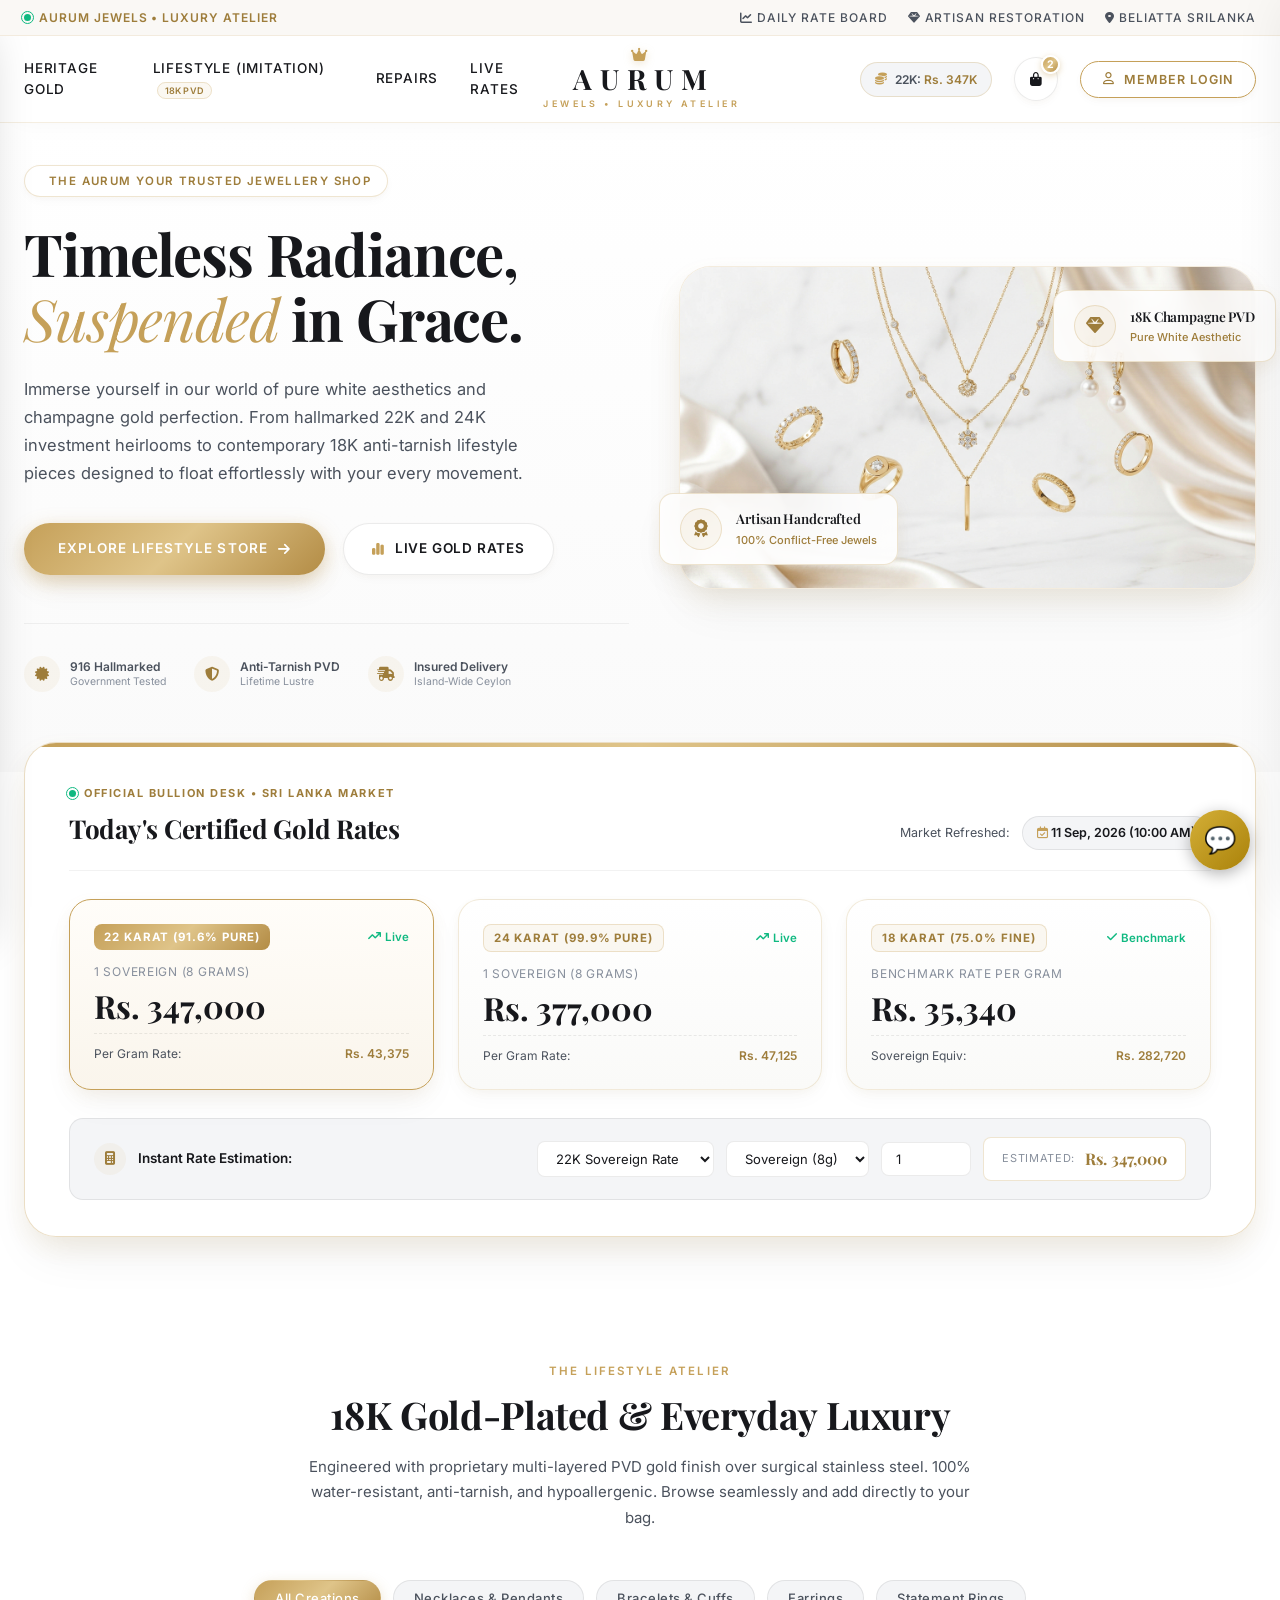
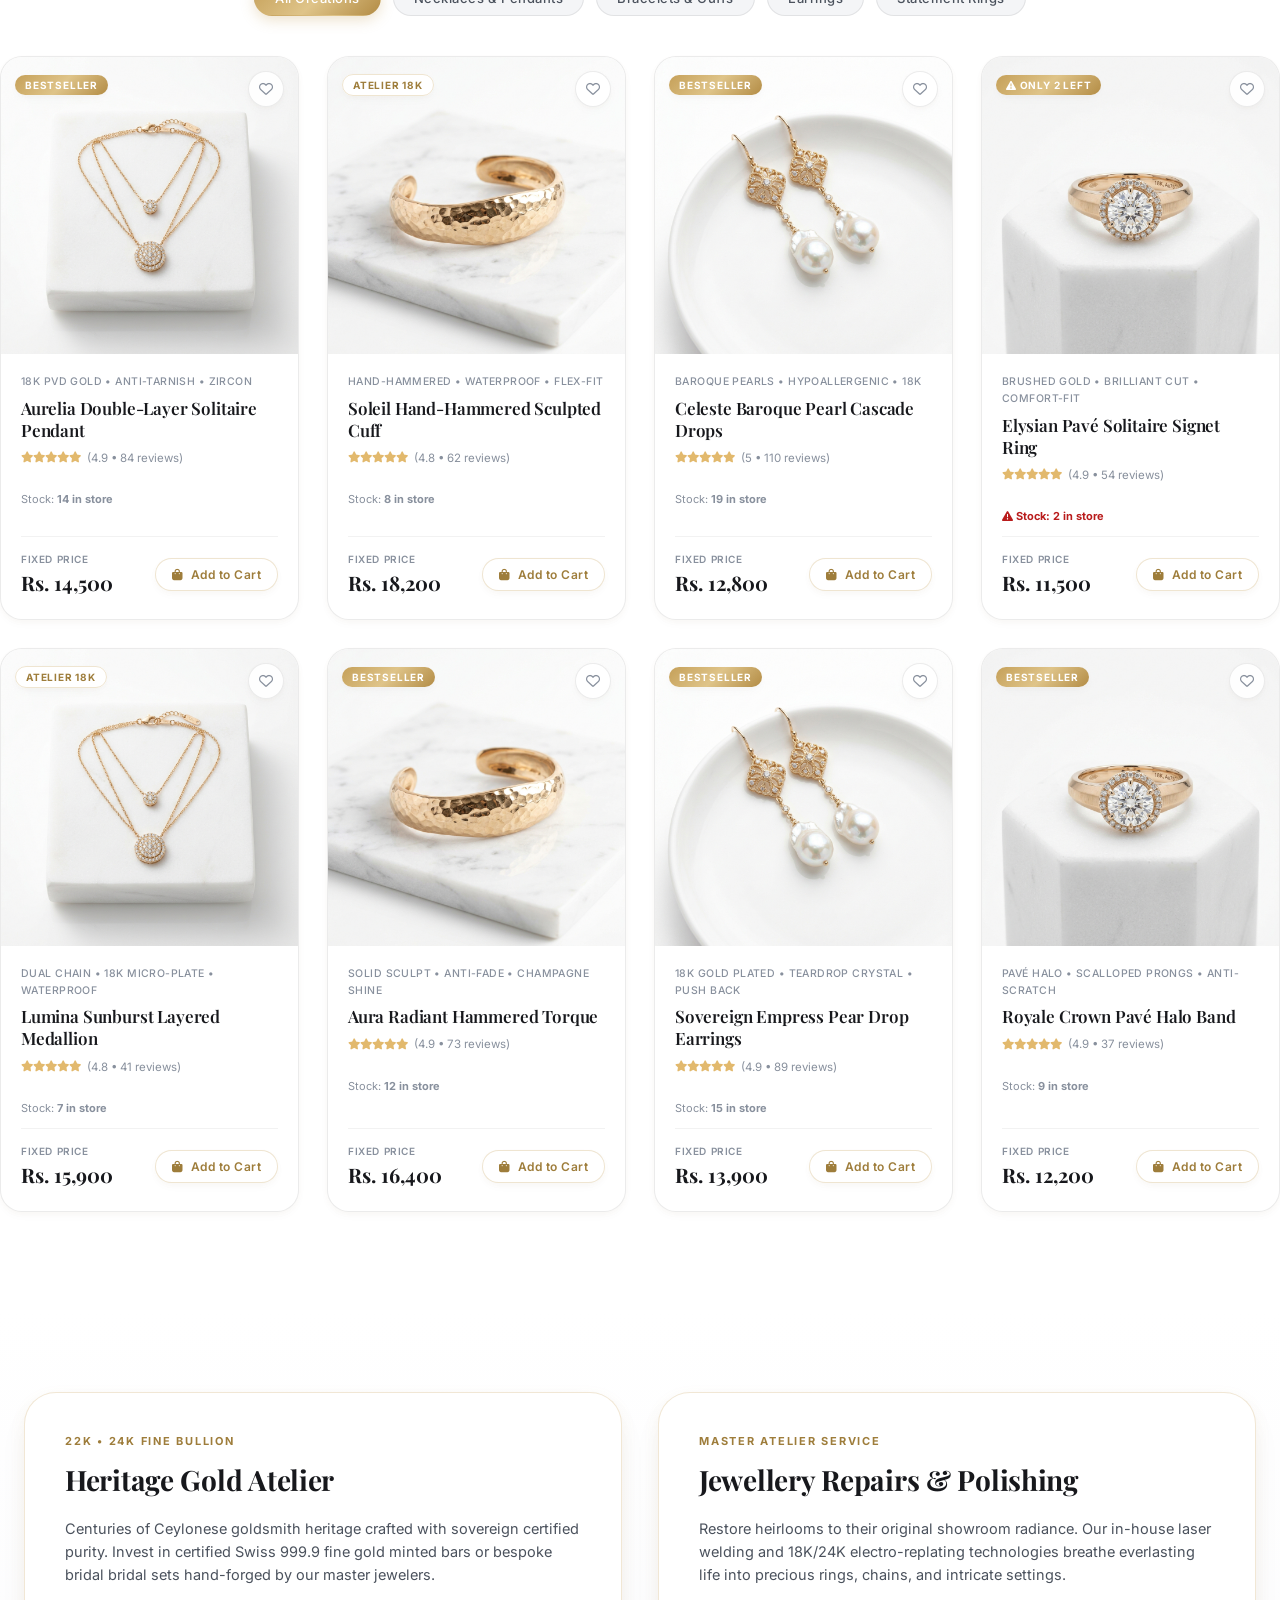
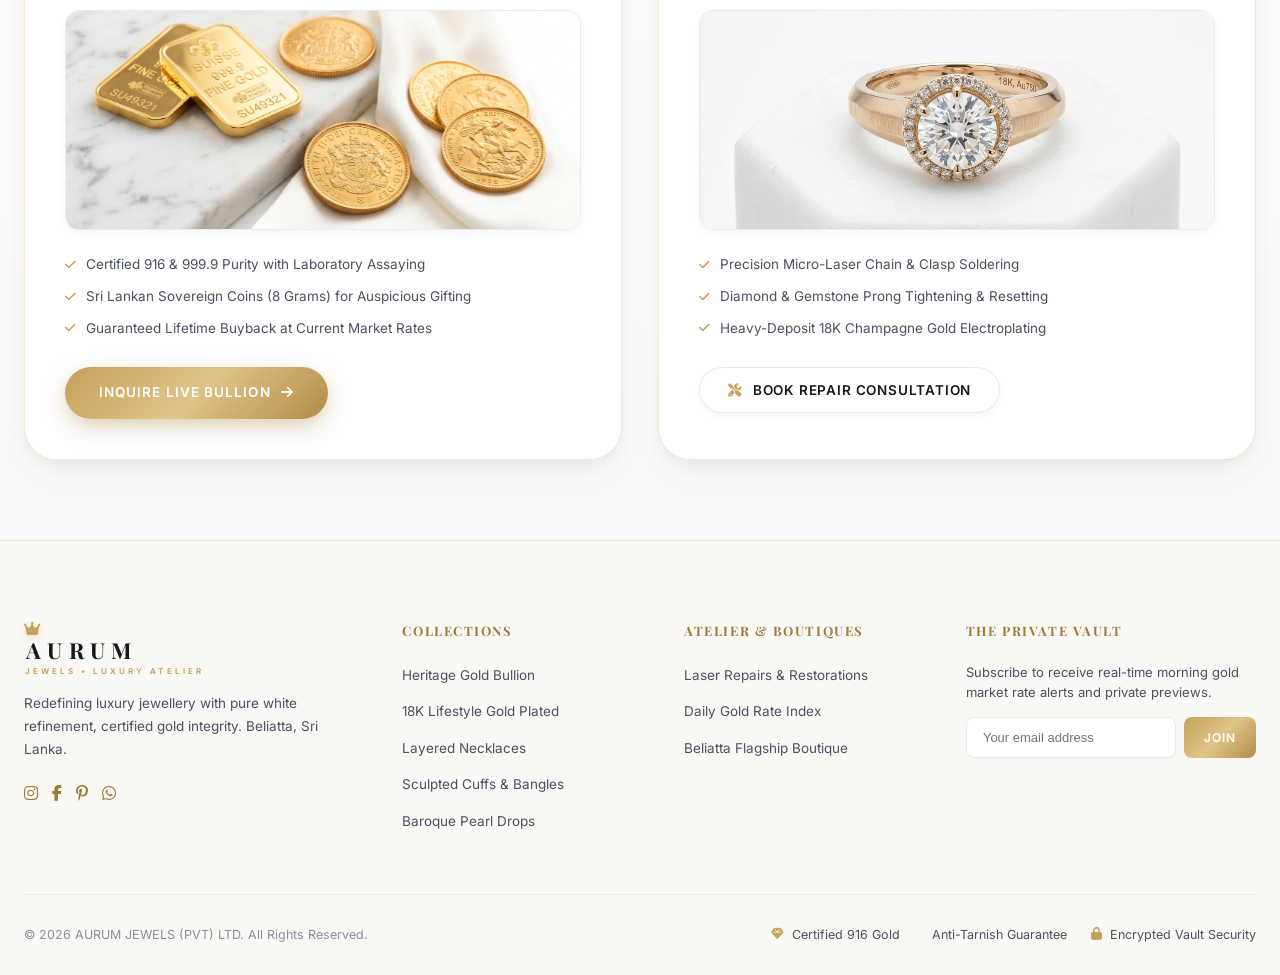
<file: customers.html>
<!DOCTYPE html>
<html lang="en">
<head>
  <meta charset="UTF-8">
  <meta name="viewport" content="width=device-width, initial-scale=1.0">
  <title>AURUM JEWELS | VIP Patrons Registry & Concierge</title>
  
  <!-- Font Awesome Icons -->
  <link rel="stylesheet" href="https://cdnjs.cloudflare.com/ajax/libs/font-awesome/6.5.1/css/all.min.css">
  
  <!-- Unified Internal Dashboard Stylesheet -->
  <link rel="stylesheet" href="css/internal.css">

  <!-- jQuery -->
  <script src="https://code.jquery.com/jquery-3.7.1.min.js"></script>
</head>
<body>

<div class="app-wrapper">
  
  <!-- 1. FLOATING MINIMALIST SIDEBAR -->
  <div id="sidebar-container"></div>

  <!-- 2. MAIN VIEWPORT -->
  <div class="main-viewport">
    
    <!-- TOP HEADER BAR -->
    <header class="top-header">
      <div class="header-left">
        <div class="page-breadcrumb">
          <span class="breadcrumb-tag">Clientele Concierge &bull; Private Registry</span>
          <h2 class="breadcrumb-title font-serif">VIP Patrons</h2>
        </div>

        <!-- Global Search Bar -->
        <div class="global-search-wrap">
          <i class="fa-solid fa-magnifying-glass search-icon"></i>
          <input type="text" class="global-search-input" placeholder="Search patron name, ID, phone, city..." aria-label="Global Search">
          <span class="search-shortcut-badge">⌘K</span>
        </div>
      </div>

      <!-- Header Right Actions -->
      <div class="header-right">
        <!-- Live Rate Ticker -->
        <div class="header-rate-ticker">
          <i class="fa-solid fa-coins" style="color: var(--gold-primary);"></i>
          <span>22K: <span class="gold-val">Rs. 347,000</span></span>
        </div>

        <!-- Notifications -->
        <button class="header-action-btn" title="Concierge Alerts">
          <i class="fa-regular fa-bell"></i>
          <span class="header-badge-dot"></span>
        </button>

        <!-- User Profile: Amal Mendis - Admin -->
        <div class="user-profile-badge" title="Account Settings">
          <div class="user-avatar-gold">AM</div>
          <div class="user-info-text">
            <span class="user-name-title">Amal Mendis</span>
            <span class="user-role-tag">Admin &bull; Atelier Director</span>
          </div>
          <i class="fa-solid fa-chevron-down" style="font-size: 10px; color: var(--text-subtle); margin-left: 4px;"></i>
        </div>
      </div>
    </header>

    <!-- CONTENT BODY (Pure White with Light Gray Nuances) -->
    <main class="content-body">
      
      <!-- TOP METRICS ROW (Antigravity Floating Style) -->
      <section class="metrics-row-4col" style="margin-bottom: 26px;">
        <div class="metric-card">
          <div class="metric-top-row">
            <span class="metric-label">Registered VIP Patrons</span>
            <div class="metric-icon-box"><i class="fa-solid fa-users-viewfinder"></i></div>
          </div>
          <div class="metric-val-main" id="stat-patrons-count">—</div>
          <div class="metric-sub-row">
            <span class="trend-badge-up"><i class="fa-solid fa-arrow-trend-up"></i> Live Count</span>
          </div>
        </div>

        <div class="metric-card">
          <div class="metric-top-row">
            <span class="metric-label">Cumulative Patron Spend</span>
            <div class="metric-icon-box"><i class="fa-solid fa-vault"></i></div>
          </div>
          <div class="metric-val-main" id="stat-patrons-spend">No Data</div>
          <div class="metric-sub-row">
            <span class="trend-badge-gold">High Net Worth Registry</span>
          </div>
        </div>

        <div class="metric-card">
          <div class="metric-top-row">
            <span class="metric-label">Sovereign Elite Tier</span>
            <div class="metric-icon-box"><i class="fa-solid fa-crown"></i></div>
          </div>
          <div class="metric-val-main" id="stat-patrons-elite">No Data</div>
          <div class="metric-sub-row">
            <span class="trend-badge-up"><i class="fa-solid fa-star"></i> 5-Star Highest Tier</span>
          </div>
        </div>

        <div class="metric-card">
          <div class="metric-top-row">
            <span class="metric-label">Average Annual Volume</span>
            <div class="metric-icon-box"><i class="fa-solid fa-receipt"></i></div>
          </div>
          <div class="metric-val-main" id="stat-patrons-volume">No Data</div>
          <div class="metric-sub-row">
            <span class="trend-badge-up"><i class="fa-solid fa-arrow-trend-up"></i> Per Patron LTV</span>
          </div>
        </div>
      </section>

      <!-- REGISTRY TABLE ACTIONS STRIP -->
      <div style="display: flex; justify-content: space-between; align-items: center; margin-bottom: 20px; flex-wrap: wrap; gap: 14px;">
        <div style="display: flex; gap: 8px; flex-wrap: wrap;">
          <button class="btn-white-outline" style="background: var(--gold-gradient); color: #FFF; border-color: transparent; font-size: 12px; padding: 8px 18px;">
            All Patrons (1,280)
          </button>
          <button class="btn-white-outline" style="font-size: 12px; padding: 8px 18px;">
            Sovereign Elite (★★★★★)
          </button>
          <button class="btn-white-outline" style="font-size: 12px; padding: 8px 18px;">
            Gold Sovereign (★★★★)
          </button>
          <button class="btn-white-outline" style="font-size: 12px; padding: 8px 18px;">
            Heritage Members
          </button>
        </div>

        <div style="display: flex; gap: 10px;">
          <button class="btn-white-outline" style="font-size: 12px; padding: 8px 16px;">
            <i class="fa-solid fa-filter"></i> Filters
          </button>
          <button class="btn-gold-primary" id="btn-open-patron-modal" onclick="openPatronModal();" style="font-size: 12px; padding: 9px 20px;"><!-- AJAX target -->
            <i class="fa-solid fa-user-plus"></i>
            <span>Register New Patron</span>
          </button>
        </div>
      </div>

      <!-- VIP PATRONS TABLE (Minimalist White with 1px Gold Borders) -->
      <section class="patron-card-table">
        <div style="overflow-x: auto;">
          <table class="antigravity-table">
            <thead>
              <tr>
                <th style="width: 140px;">Patron ID</th>
                <th>Client Name</th>
                <th>Contact Coordinates</th>
                <th>Total Spend (LKR)</th>
                <th>Loyalty Status</th>
                <th style="text-align: right;">Concierge Action</th>
              </tr>
            </thead>
            <tbody id="customer-table-body"><!-- AJAX target -->
              <!-- Patron 1 -->
              <tr>
                <td><strong style="color: var(--gold-deep); font-family: monospace; font-size: 13.5px;">#AUR-VIP-001</strong></td>
                <td>
                  <div style="display: flex; align-items: center; gap: 12px;">
                    <div style="width: 38px; height: 38px; border-radius: 50%; background: linear-gradient(135deg, #FAF5EC 0%, #F5EBD7 100%); border: 1px solid var(--border-gold); display: flex; align-items: center; justify-content: center; font-size: 13px; font-weight: 700; color: var(--gold-deep);">
                      VD
                    </div>
                    <div>
                      <div style="display: flex; align-items: center; gap: 8px;">
                        <h4 style="font-size: 14px; font-weight: 700; color: var(--text-main);">Lady Vivienne De Silva</h4>
                        <span class="patron-tier-badge tier-sovereign">Sovereign Elite</span>
                      </div>
                      <span style="font-size: 11.5px; color: var(--text-muted); display: flex; align-items: center; gap: 4px; margin-top: 2px;">
                        <i class="fa-solid fa-location-dot" style="color: var(--gold-primary); font-size: 10px;"></i> Cinnamon Gardens, Colombo 07
                      </span>
                    </div>
                  </div>
                </td>
                <td>
                  <div>
                    <span style="font-size: 12.5px; font-weight: 600; color: var(--text-main);">+94 77 123 4567</span>
                    <span style="display: block; font-size: 11px; color: var(--text-muted);">vivienne.desilva@luxury.lk</span>
                  </div>
                </td>
                <td>
                  <!-- HIGH READABILITY BOLD SANS-SERIF PRICE -->
                  <div class="patron-spend-bold">Rs. 4,850,000</div>
                  <span style="font-size: 10.5px; color: var(--text-muted);">18 Masterpieces Acquired</span>
                </td>
                <td>
                  <!-- ELEGANT GOLD STARS -->
                  <div class="patron-stars">
                    <i class="fa-solid fa-star"></i>
                    <i class="fa-solid fa-star"></i>
                    <i class="fa-solid fa-star"></i>
                    <i class="fa-solid fa-star"></i>
                    <i class="fa-solid fa-star"></i>
                  </div>
                  <span style="display: block; font-size: 10.5px; color: var(--gold-deep); font-weight: 600; margin-top: 2px;">
                    5-Star Royal Sovereign
                  </span>
                </td>
                <td style="text-align: right;">
                  <div style="display: inline-flex; gap: 6px;">
                    <a href="pos.html" class="header-action-btn" style="width: 32px; height: 32px;" title="Initiate POS Sale">
                      <i class="fa-solid fa-cash-register" style="font-size: 11px;"></i>
                    </a>
                    <button class="header-action-btn" style="width: 32px; height: 32px;" title="View Dossier">
                      <i class="fa-solid fa-address-card" style="font-size: 11px;"></i>
                    </button>
                  </div>
                </td>
              </tr>

              <!-- Patron 2 -->
              <tr>
                <td><strong style="color: var(--gold-deep); font-family: monospace; font-size: 13.5px;">#AUR-VIP-002</strong></td>
                <td>
                  <div style="display: flex; align-items: center; gap: 12px;">
                    <div style="width: 38px; height: 38px; border-radius: 50%; background: linear-gradient(135deg, #FAF5EC 0%, #F5EBD7 100%); border: 1px solid var(--border-gold); display: flex; align-items: center; justify-content: center; font-size: 13px; font-weight: 700; color: var(--gold-deep);">
                      KS
                    </div>
                    <div>
                      <div style="display: flex; align-items: center; gap: 8px;">
                        <h4 style="font-size: 14px; font-weight: 700; color: var(--text-main);">Kavinda Senanayake</h4>
                        <span class="patron-tier-badge tier-sovereign">Sovereign Elite</span>
                      </div>
                      <span style="font-size: 11.5px; color: var(--text-muted); display: flex; align-items: center; gap: 4px; margin-top: 2px;">
                        <i class="fa-solid fa-location-dot" style="color: var(--gold-primary); font-size: 10px;"></i> Kandy City Centre Enclave
                      </span>
                    </div>
                  </div>
                </td>
                <td>
                  <div>
                    <span style="font-size: 12.5px; font-weight: 600; color: var(--text-main);">+94 71 884 9201</span>
                    <span style="display: block; font-size: 11px; color: var(--text-muted);">kavinda.s@plantationholdings.lk</span>
                  </div>
                </td>
                <td>
                  <div class="patron-spend-bold">Rs. 3,420,000</div>
                  <span style="font-size: 10.5px; color: var(--text-muted);">11 Bullion Ingot Lots</span>
                </td>
                <td>
                  <div class="patron-stars">
                    <i class="fa-solid fa-star"></i>
                    <i class="fa-solid fa-star"></i>
                    <i class="fa-solid fa-star"></i>
                    <i class="fa-solid fa-star"></i>
                    <i class="fa-solid fa-star"></i>
                  </div>
                  <span style="display: block; font-size: 10.5px; color: var(--gold-deep); font-weight: 600; margin-top: 2px;">
                    5-Star Sovereign Patron
                  </span>
                </td>
                <td style="text-align: right;">
                  <div style="display: inline-flex; gap: 6px;">
                    <a href="pos.html" class="header-action-btn" style="width: 32px; height: 32px;" title="Initiate POS Sale">
                      <i class="fa-solid fa-cash-register" style="font-size: 11px;"></i>
                    </a>
                    <button class="header-action-btn" style="width: 32px; height: 32px;" title="View Dossier">
                      <i class="fa-solid fa-address-card" style="font-size: 11px;"></i>
                    </button>
                  </div>
                </td>
              </tr>

              <!-- Patron 3 -->
              <tr>
                <td><strong style="color: var(--gold-deep); font-family: monospace; font-size: 13.5px;">#AUR-VIP-003</strong></td>
                <td>
                  <div style="display: flex; align-items: center; gap: 12px;">
                    <div style="width: 38px; height: 38px; border-radius: 50%; background: #F4F5F7; border: 1px solid var(--border-light); display: flex; align-items: center; justify-content: center; font-size: 13px; font-weight: 700; color: var(--text-muted);">
                      DA
                    </div>
                    <div>
                      <div style="display: flex; align-items: center; gap: 8px;">
                        <h4 style="font-size: 14px; font-weight: 700; color: var(--text-main);">Dilrukshi Alwis</h4>
                        <span class="patron-tier-badge tier-heritage">Gold Sovereign</span>
                      </div>
                      <span style="font-size: 11.5px; color: var(--text-muted); display: flex; align-items: center; gap: 4px; margin-top: 2px;">
                        <i class="fa-solid fa-location-dot" style="color: var(--gold-primary); font-size: 10px;"></i> Mount Lavinia Beachfront
                      </span>
                    </div>
                  </div>
                </td>
                <td>
                  <div>
                    <span style="font-size: 12.5px; font-weight: 600; color: var(--text-main);">+94 76 991 3344</span>
                    <span style="display: block; font-size: 11px; color: var(--text-muted);">dilrukshi.alwis@gmail.com</span>
                  </div>
                </td>
                <td>
                  <div class="patron-spend-bold">Rs. 2,140,000</div>
                  <span style="font-size: 10.5px; color: var(--text-muted);">7 Bespoke Pieces</span>
                </td>
                <td>
                  <div class="patron-stars">
                    <i class="fa-solid fa-star"></i>
                    <i class="fa-solid fa-star"></i>
                    <i class="fa-solid fa-star"></i>
                    <i class="fa-solid fa-star"></i>
                    <i class="fa-solid fa-star patron-stars-empty"></i>
                  </div>
                  <span style="display: block; font-size: 10.5px; color: var(--text-muted); font-weight: 600; margin-top: 2px;">
                    4-Star Gold Sovereign
                  </span>
                </td>
                <td style="text-align: right;">
                  <div style="display: inline-flex; gap: 6px;">
                    <a href="pos.html" class="header-action-btn" style="width: 32px; height: 32px;" title="Initiate POS Sale">
                      <i class="fa-solid fa-cash-register" style="font-size: 11px;"></i>
                    </a>
                    <button class="header-action-btn" style="width: 32px; height: 32px;" title="View Dossier">
                      <i class="fa-solid fa-address-card" style="font-size: 11px;"></i>
                    </button>
                  </div>
                </td>
              </tr>

              <!-- Patron 4 -->
              <tr>
                <td><strong style="color: var(--gold-deep); font-family: monospace; font-size: 13.5px;">#AUR-VIP-004</strong></td>
                <td>
                  <div style="display: flex; align-items: center; gap: 12px;">
                    <div style="width: 38px; height: 38px; border-radius: 50%; background: #F4F5F7; border: 1px solid var(--border-light); display: flex; align-items: center; justify-content: center; font-size: 13px; font-weight: 700; color: var(--text-muted);">
                      AF
                    </div>
                    <div>
                      <div style="display: flex; align-items: center; gap: 8px;">
                        <h4 style="font-size: 14px; font-weight: 700; color: var(--text-main);">Ahamed Farook</h4>
                        <span class="patron-tier-badge tier-heritage">Gold Sovereign</span>
                      </div>
                      <span style="font-size: 11.5px; color: var(--text-muted); display: flex; align-items: center; gap: 4px; margin-top: 2px;">
                        <i class="fa-solid fa-location-dot" style="color: var(--gold-primary); font-size: 10px;"></i> Galle Fort Heritage Suite
                      </span>
                    </div>
                  </div>
                </td>
                <td>
                  <div>
                    <span style="font-size: 12.5px; font-weight: 600; color: var(--text-main);">+94 77 441 5566</span>
                    <span style="display: block; font-size: 11px; color: var(--text-muted);">farook.ahamed@gemcorp.lk</span>
                  </div>
                </td>
                <td>
                  <div class="patron-spend-bold">Rs. 1,980,000</div>
                  <span style="font-size: 10.5px; color: var(--text-muted);">5 Certified Gem Rings</span>
                </td>
                <td>
                  <div class="patron-stars">
                    <i class="fa-solid fa-star"></i>
                    <i class="fa-solid fa-star"></i>
                    <i class="fa-solid fa-star"></i>
                    <i class="fa-solid fa-star"></i>
                    <i class="fa-solid fa-star patron-stars-empty"></i>
                  </div>
                  <span style="display: block; font-size: 10.5px; color: var(--text-muted); font-weight: 600; margin-top: 2px;">
                    4-Star Gold Sovereign
                  </span>
                </td>
                <td style="text-align: right;">
                  <div style="display: inline-flex; gap: 6px;">
                    <a href="pos.html" class="header-action-btn" style="width: 32px; height: 32px;" title="Initiate POS Sale">
                      <i class="fa-solid fa-cash-register" style="font-size: 11px;"></i>
                    </a>
                    <button class="header-action-btn" style="width: 32px; height: 32px;" title="View Dossier">
                      <i class="fa-solid fa-address-card" style="font-size: 11px;"></i>
                    </button>
                  </div>
                </td>
              </tr>

              <!-- Patron 5 -->
              <tr>
                <td><strong style="color: var(--gold-deep); font-family: monospace; font-size: 13.5px;">#AUR-VIP-005</strong></td>
                <td>
                  <div style="display: flex; align-items: center; gap: 12px;">
                    <div style="width: 38px; height: 38px; border-radius: 50%; background: #F4F5F7; border: 1px solid var(--border-light); display: flex; align-items: center; justify-content: center; font-size: 13px; font-weight: 700; color: var(--text-muted);">
                      NP
                    </div>
                    <div>
                      <div style="display: flex; align-items: center; gap: 8px;">
                        <h4 style="font-size: 14px; font-weight: 700; color: var(--text-main);">Nadeeka Perera</h4>
                        <span class="patron-tier-badge tier-heritage">Heritage Patron</span>
                      </div>
                      <span style="font-size: 11.5px; color: var(--text-muted); display: flex; align-items: center; gap: 4px; margin-top: 2px;">
                        <i class="fa-solid fa-location-dot" style="color: var(--gold-primary); font-size: 10px;"></i> Colombo 03 Flagship Walk-in
                      </span>
                    </div>
                  </div>
                </td>
                <td>
                  <div>
                    <span style="font-size: 12.5px; font-weight: 600; color: var(--text-main);">+94 77 332 8899</span>
                    <span style="display: block; font-size: 11px; color: var(--text-muted);">nadeeka.perera@live.com</span>
                  </div>
                </td>
                <td>
                  <div class="patron-spend-bold">Rs. 940,000</div>
                  <span style="font-size: 10.5px; color: var(--text-muted);">4 18K Lifestyle Cuffs</span>
                </td>
                <td>
                  <div class="patron-stars">
                    <i class="fa-solid fa-star"></i>
                    <i class="fa-solid fa-star"></i>
                    <i class="fa-solid fa-star"></i>
                    <i class="fa-solid fa-star patron-stars-empty"></i>
                    <i class="fa-solid fa-star patron-stars-empty"></i>
                  </div>
                  <span style="display: block; font-size: 10.5px; color: var(--text-muted); font-weight: 600; margin-top: 2px;">
                    3-Star Heritage Member
                  </span>
                </td>
                <td style="text-align: right;">
                  <div style="display: inline-flex; gap: 6px;">
                    <a href="pos.html" class="header-action-btn" style="width: 32px; height: 32px;" title="Initiate POS Sale">
                      <i class="fa-solid fa-cash-register" style="font-size: 11px;"></i>
                    </a>
                    <button class="header-action-btn" style="width: 32px; height: 32px;" title="View Dossier">
                      <i class="fa-solid fa-address-card" style="font-size: 11px;"></i>
                    </button>
                  </div>
                </td>
              </tr>
            </tbody>
          </table>
        </div>
      </section>

    </main>
  </div>
</div>

<!-- FLOATING 'REGISTER NEW PATRON' MODAL -->
<div id="patronModal" style="display: none; position: fixed; top: 0; left: 0; right: 0; bottom: 0; background: rgba(255,255,255,0.5); backdrop-filter: blur(16px); z-index: 100; align-items: center; justify-content: center; padding: 20px;">
  <div style="background: rgba(255,255,255,0.96); backdrop-filter: blur(28px); border: 1.5px solid rgba(197,160,89,0.45); border-radius: var(--radius-xl); box-shadow: var(--shadow-floating-hover); width: 100%; max-width: 520px; padding: 36px; position: relative;">
    <button onclick="closePatronModal();" style="position: absolute; top: 20px; right: 20px; width: 34px; height: 34px; border-radius: 50%; background: #FFF; border: 1px solid var(--border-light); display: flex; align-items: center; justify-content: center; color: var(--text-muted);">
      <i class="fa-solid fa-xmark"></i>
    </button>
    
    <div style="text-align: center; margin-bottom: 22px;">
      <i class="fa-solid fa-crown" style="color: var(--gold-primary); font-size: 22px; margin-bottom: 6px;"></i>
      <h3 class="font-serif" style="font-size: 24px; font-weight: 700;">Enroll VIP Patron</h3>
      <p style="font-size: 12.5px; color: var(--text-muted);">Register private jewellery collector into the sovereign loyalty registry</p>
    </div>

    <form id="form-register-customer" onsubmit="event.preventDefault(); saveCustomer();"><!-- AJAX target -->
      <div style="margin-bottom: 14px;">
        <label style="display:block; font-size: 11px; font-weight: 700; text-transform: uppercase; margin-bottom: 6px; color: var(--text-muted);">Full Patron Name & Honorific</label>
        <input type="text" id="customer-name" class="global-search-input" style="border-radius: var(--radius-md); padding: 11px 16px; background: #FFF;" placeholder="e.g. Dr. Kamantha Senanayake" required><!-- AJAX target -->
      </div>

      <div style="display: grid; grid-template-columns: 1fr 1fr; gap: 12px; margin-bottom: 14px;">
        <div>
          <label style="display:block; font-size: 11px; font-weight: 700; text-transform: uppercase; margin-bottom: 6px; color: var(--text-muted);">Mobile Number</label>
          <input type="tel" id="customer-phone" class="global-search-input" style="border-radius: var(--radius-md); padding: 11px 16px; background: #FFF;" placeholder="+94 77 000 0000" required><!-- AJAX target -->
        </div>
        <div>
          <label style="display:block; font-size: 11px; font-weight: 700; text-transform: uppercase; margin-bottom: 6px; color: var(--text-muted);">Email Address</label>
          <input type="email" id="customer-email" class="global-search-input" style="border-radius: var(--radius-md); padding: 11px 16px; background: #FFF;" placeholder="patron@domain.lk" required><!-- AJAX target -->
        </div>
      </div>

      <div style="display: grid; grid-template-columns: 1fr 1fr; gap: 12px; margin-bottom: 18px;">
        <div>
          <label style="display:block; font-size: 11px; font-weight: 700; text-transform: uppercase; margin-bottom: 6px; color: var(--text-muted);">Initial VIP Tier</label>
          <select id="customer-tier" class="global-search-input" style="border-radius: var(--radius-md); padding: 11px 16px; background: #FFF;"><!-- AJAX target -->
            <option value="Sovereign Elite">Sovereign Elite (5-Star)</option>
            <option value="Gold Sovereign">Gold Sovereign (4-Star)</option>
            <option value="Heritage Member" selected>Heritage Member (3-Star)</option>
          </select>
        </div>
        <div>
          <label style="display:block; font-size: 11px; font-weight: 700; text-transform: uppercase; margin-bottom: 6px; color: var(--text-muted);">Residence / District</label>
          <input type="text" id="customer-address" class="global-search-input" style="border-radius: var(--radius-md); padding: 11px 16px; background: #FFF;" placeholder="Colombo 07" required><!-- AJAX target -->
        </div>
      </div>

      <button type="submit" id="btn-save-customer" class="btn-gold-primary" style="width: 100%; justify-content: center; padding: 14px;"><!-- AJAX target -->
        <i class="fa-solid fa-award"></i>
        <span>Enroll VIP Patron</span>
      </button>
    </form>
  </div>
</div>

<!-- SIDEBAR SCRIPT & MODAL TOGGLE -->
<script>
  function openPatronModal() {
    document.getElementById('patronModal').style.display = 'flex';
  }

  function closePatronModal() {
    document.getElementById('patronModal').style.display = 'none';
  }
</script>

<!-- EDIT PATRON MODAL -->
<div id="editPatronModal" style="display:none;position:fixed;top:0;left:0;right:0;bottom:0;background:rgba(255,255,255,0.55);backdrop-filter:blur(18px);z-index:100;align-items:center;justify-content:center;padding:20px;">
  <div style="background:rgba(255,255,255,0.96);backdrop-filter:blur(24px);border:1.5px solid rgba(197,160,89,0.35);border-radius:var(--radius-xl);box-shadow:var(--shadow-floating-hover);width:100%;max-width:500px;padding:36px;position:relative;">
    <button onclick="document.getElementById('editPatronModal').style.display='none'" style="position:absolute;top:20px;right:20px;width:34px;height:34px;border-radius:50%;background:#FFF;border:1px solid var(--border-light);display:flex;align-items:center;justify-content:center;cursor:pointer;">
      <i class="fa-solid fa-xmark"></i>
    </button>
    <div style="text-align:center;margin-bottom:22px;">
      <i class="fa-solid fa-user-pen" style="color:var(--gold-primary);font-size:20px;margin-bottom:6px;"></i>
      <h3 class="font-serif" style="font-size:24px;font-weight:700;">Edit Patron Record</h3>
    </div>
    <form id="form-edit-patron" onsubmit="event.preventDefault(); updateCustomer();">
      <div style="margin-bottom:14px;">
        <label style="display:block;font-size:11px;font-weight:700;text-transform:uppercase;margin-bottom:5px;color:var(--text-muted);">Full Name</label>
        <input type="text" id="edit-customer-name" class="global-search-input" style="border-radius:var(--radius-md);padding:11px 16px;background:#FFF;" required>
      </div>
      <div style="display:grid;grid-template-columns:1fr 1fr;gap:12px;margin-bottom:14px;">
        <div>
          <label style="display:block;font-size:11px;font-weight:700;text-transform:uppercase;margin-bottom:5px;color:var(--text-muted);">Phone</label>
          <input type="text" id="edit-customer-phone" class="global-search-input" style="border-radius:var(--radius-md);padding:11px 16px;background:#FFF;">
        </div>
        <div>
          <label style="display:block;font-size:11px;font-weight:700;text-transform:uppercase;margin-bottom:5px;color:var(--text-muted);">Email</label>
          <input type="email" id="edit-customer-email" class="global-search-input" style="border-radius:var(--radius-md);padding:11px 16px;background:#FFF;">
        </div>
      </div>
      <div style="margin-bottom:22px;">
        <label style="display:block;font-size:11px;font-weight:700;text-transform:uppercase;margin-bottom:5px;color:var(--text-muted);">Address</label>
        <input type="text" id="edit-customer-address" class="global-search-input" style="border-radius:var(--radius-md);padding:11px 16px;background:#FFF;">
      </div>
      <button type="submit" class="btn-gold-primary" style="width:100%;justify-content:center;padding:14px;">
        <i class="fa-solid fa-check"></i>
        <span>Save Changes</span>
      </button>
    </form>
  </div>
</div>

<!-- AURUM Shared Utilities + Customers Logic -->
<script src="js/common.js"></script>
<script src="js/customers.js"></script>

</body>
</html>
</file>
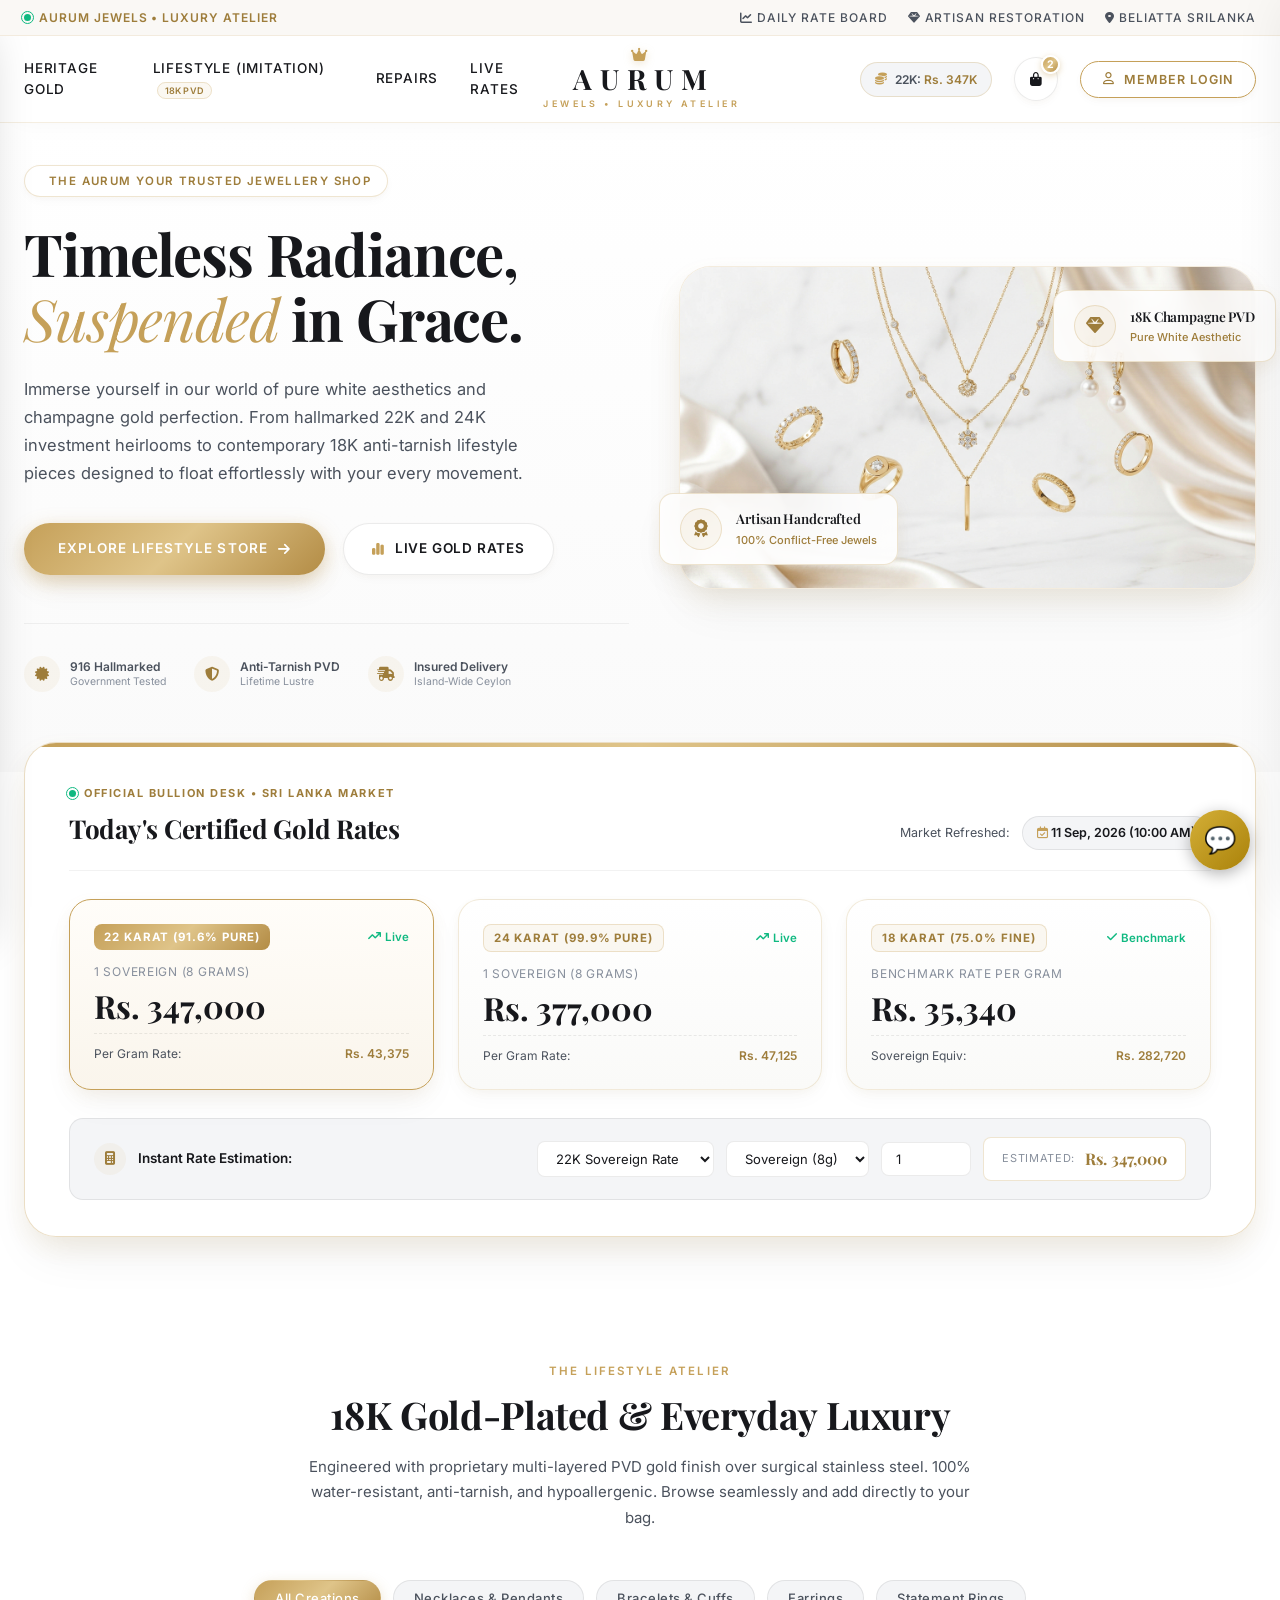
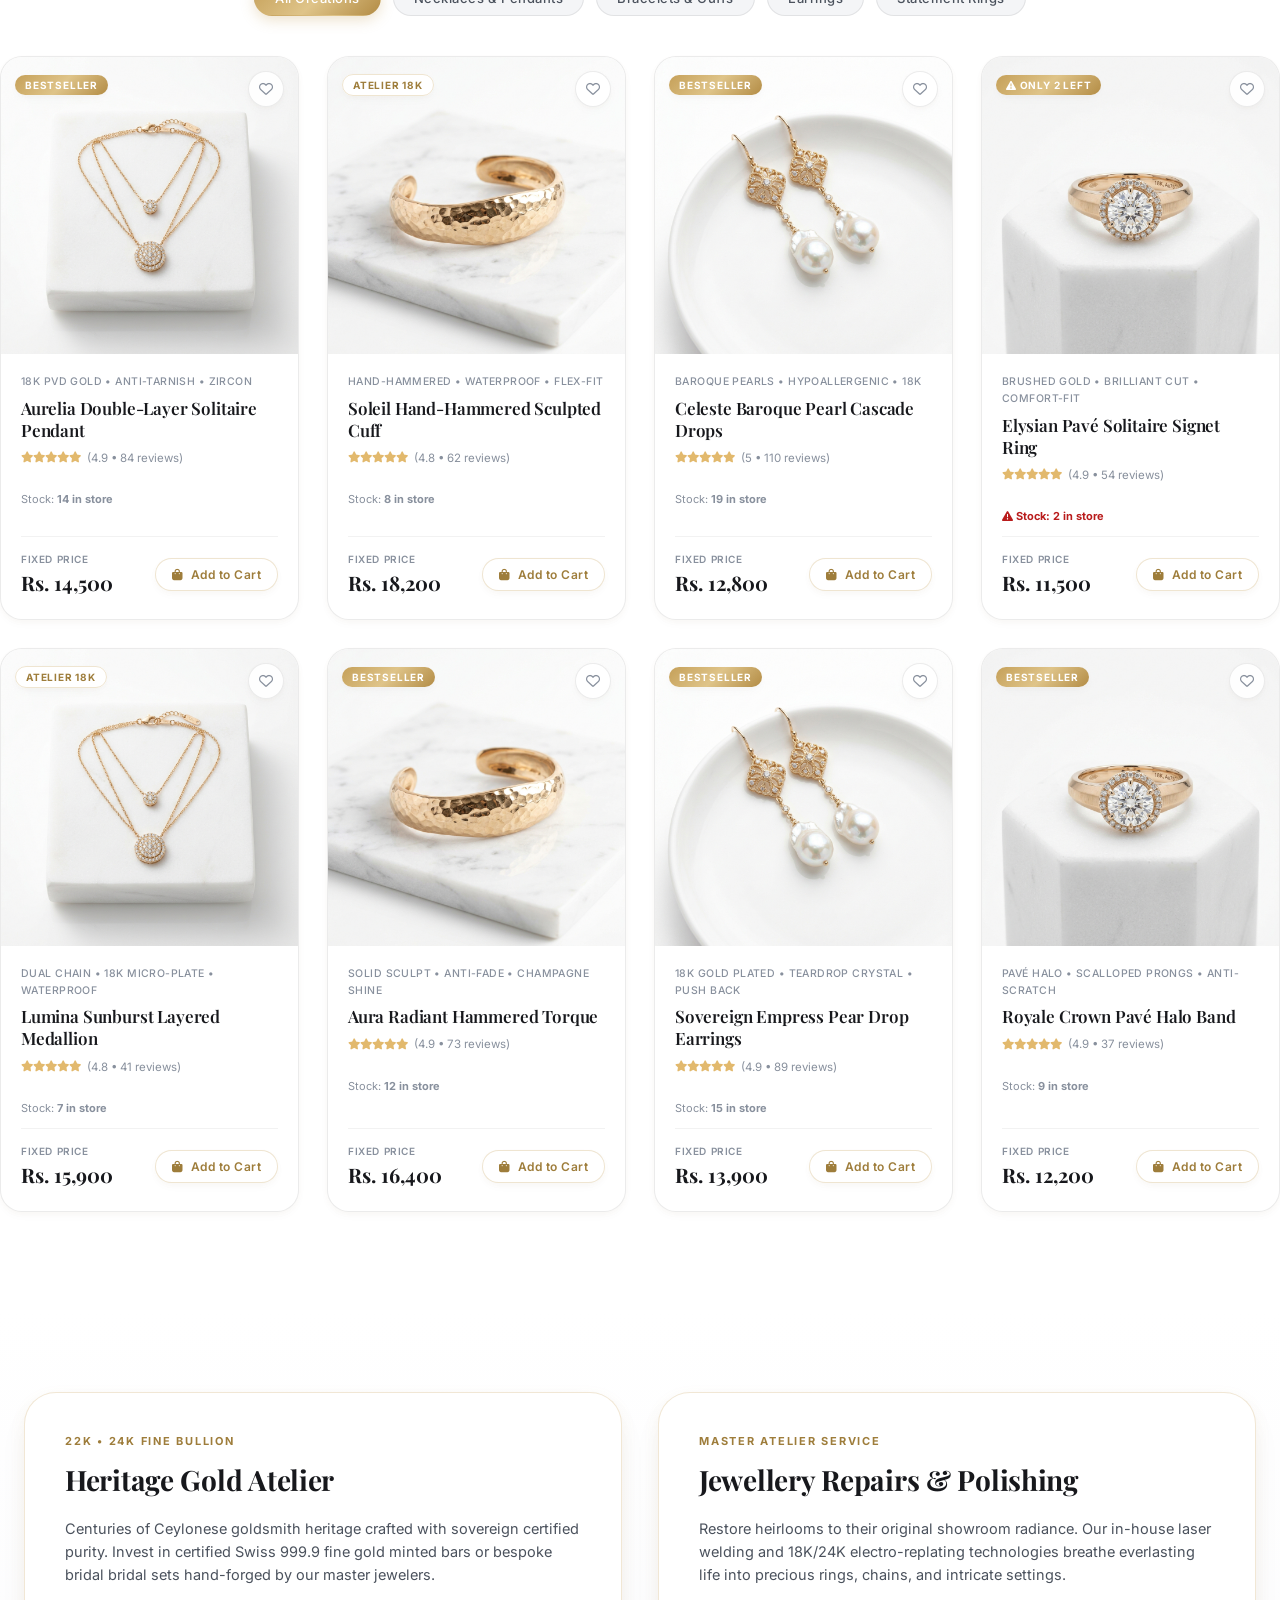
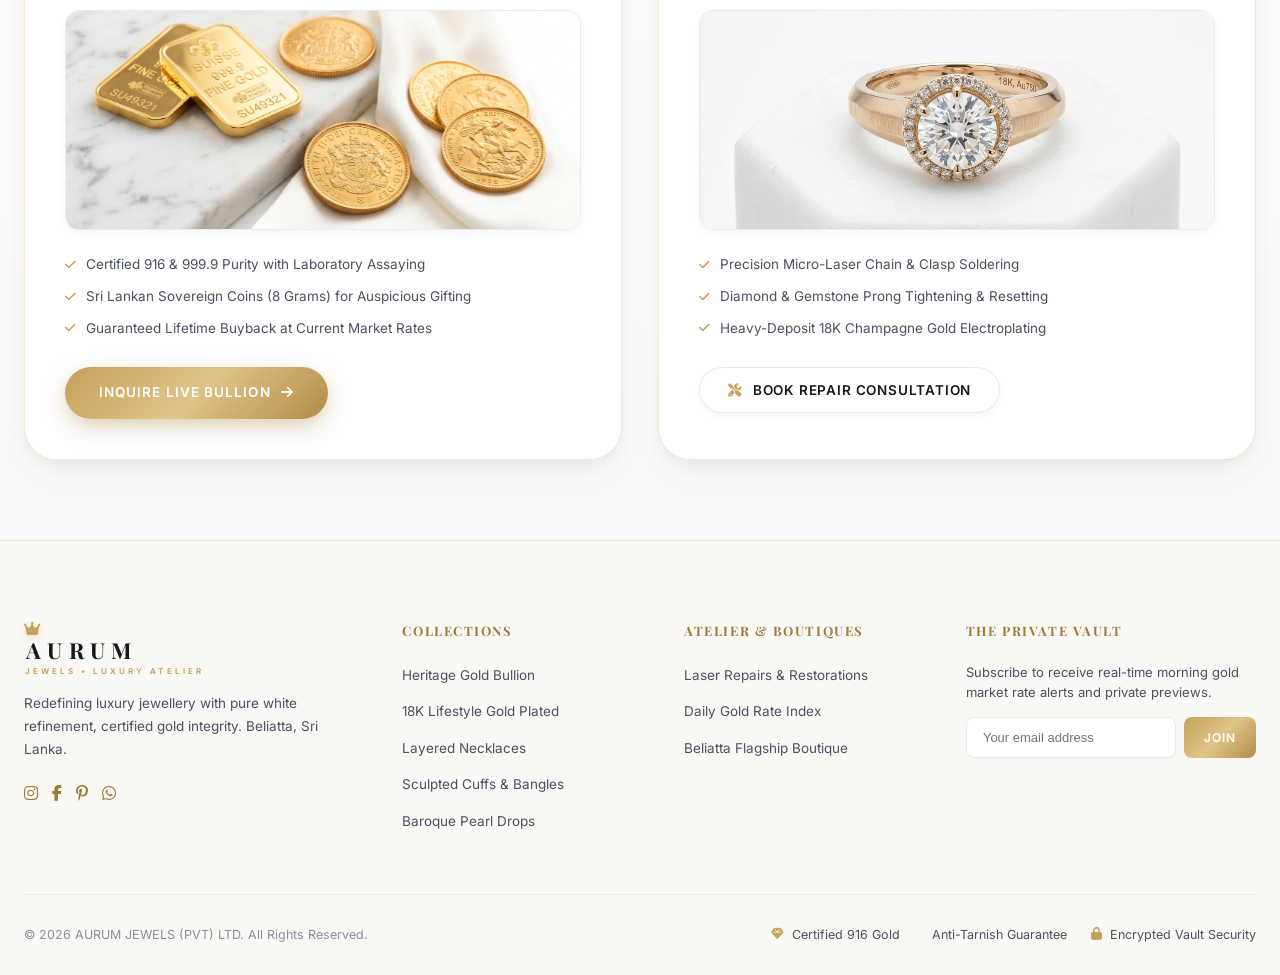
<file: dashboard.html>
<!DOCTYPE html>
<html lang="en">
<head>
  <meta charset="UTF-8">
  <meta name="viewport" content="width=device-width, initial-scale=1.0">
  <title>AURUM JEWELS | Executive Management Dashboard</title>
  
  <!-- Font Awesome Icons -->
  <link rel="stylesheet" href="https://cdnjs.cloudflare.com/ajax/libs/font-awesome/6.5.1/css/all.min.css">
  
  <!-- Unified Internal Dashboard Stylesheet -->
  <link rel="stylesheet" href="css/internal.css">

  <!-- jQuery -->
  <script src="https://code.jquery.com/jquery-3.7.1.min.js"></script>

  <style>
    /* Fade-in animation used by dashboard.js when real data loads */
    @keyframes aurumFadeIn {
      from { opacity: 0; transform: translateY(4px); }
      to   { opacity: 1; transform: translateY(0); }
    }
    .stat-loaded {
      animation: aurumFadeIn 0.35s ease forwards;
    }
    .order-filter-btn {
      border: none;
      background: transparent;
      padding: 6px 14px;
      font-size: 11.5px;
      font-weight: 600;
      color: var(--text-muted);
      border-radius: var(--radius-full);
      cursor: pointer;
      transition: all 0.2s ease;
      display: inline-flex;
      align-items: center;
    }
    .order-filter-btn:hover {
      color: var(--gold-deep);
    }
    .order-filter-btn.active {
      background: #FFFFFF;
      color: var(--gold-deep);
      font-weight: 700;
      box-shadow: var(--shadow-floating-sm);
    }
  </style>
</head>
<body>

<div class="app-wrapper">
  
  <!-- 1. FLOATING MINIMALIST SIDEBAR -->
  <div id="sidebar-container">
    <!-- Loaded dynamically or rendered by sidebar.html -->
  </div>

  <!-- 2. MAIN VIEWPORT -->
  <div class="main-viewport">
    
    <!-- TOP HEADER BAR -->
    <header class="top-header">
      <div class="header-left">
        <div class="page-breadcrumb">
          <span class="breadcrumb-tag">Executive Portal &bull; Daily Desk</span>
          <h2 class="breadcrumb-title font-serif">Management Dashboard</h2>
        </div>

        <!-- Global Search Bar -->
        <div class="global-search-wrap">
          <i class="fa-solid fa-magnifying-glass search-icon"></i>
          <input type="text" class="global-search-input" placeholder="Search orders, bullion, inventory, clients..." aria-label="Global Search">
          <span class="search-shortcut-badge">⌘K</span>
        </div>
      </div>

      <!-- Header Right Actions -->
      <div class="header-right">
        <!-- Live Market Rate Ticker -->
        <div class="header-rate-ticker">
          <i class="fa-solid fa-coins" style="color: var(--gold-primary);"></i>
          <span>22K: <span class="gold-val" id="ticker-rate-22k"><!-- AJAX target -->Rs. 347,000</span></span>
        </div>

        <!-- Notifications -->
        <button class="header-action-btn" title="Atelier Notifications">
          <i class="fa-regular fa-bell"></i>
          <span class="header-badge-dot"></span>
        </button>

        <!-- User Profile: Amal Mendis - Admin -->
        <div class="user-profile-badge" title="Account Settings">
          <div class="user-avatar-gold">AM</div>
          <div class="user-info-text">
            <span class="user-name-title">Amal Mendis</span>
            <span class="user-role-tag">Admin &bull; Atelier Director</span>
          </div>
          <i class="fa-solid fa-chevron-down" style="font-size: 10px; color: var(--text-subtle); margin-left: 4px;"></i>
        </div>
      </div>
    </header>

    <!-- CONTENT BODY (Pure White with Light Gray Nuances) -->
    <main class="content-body">
      
      <!-- TOP METRICS: GOLD PRICE CARDS & PERFORMANCE (Antigravity Floating) -->
      <section class="metrics-row-4col">
        <!-- Card 1: 22K Gold Rate -->

        <div class="metric-card card-gold-accent-top">
          <div class="metric-top-row">
            <span class="metric-label">22K Certified Bullion</span>
            <div class="metric-icon-box"><i class="fa-solid fa-coins"></i></div>
          </div>
          <div class="metric-val-main" id="rate-22k">—</div>
          <div class="metric-sub-row">
            <span class="trend-badge-up"><i class="fa-solid fa-arrow-trend-up"></i> Live</span>
            <span>&bull; <span id="rate-22k-gram">Loading...</span></span>
          </div>
        </div>

        <!-- Card 2: 24K Pure Gold Rate -->
        <div class="metric-card card-gold-accent-top">
          <div class="metric-top-row">
            <span class="metric-label">24K Fine Suisse Gold</span>
            <div class="metric-icon-box"><i class="fa-solid fa-cubes"></i></div>
          </div>
          <div class="metric-val-main" id="rate-24k">—</div>
          <div class="metric-sub-row">
            <span class="trend-badge-up"><i class="fa-solid fa-arrow-trend-up"></i> Live</span>
            <span>&bull; <span id="rate-24k-gram">Loading...</span></span>
          </div>
        </div>

        <!-- Card 3: Today's Revenue -->
        <div class="metric-card card-gold-accent-top">
          <div class="metric-top-row">
            <span class="metric-label">Today's Total Sales</span>
            <div class="metric-icon-box"><i class="fa-solid fa-receipt"></i></div>
          </div>
          <div class="metric-val-main" id="stat-sales">Rs. 0.00</div>
          <div class="metric-sub-row">
            <span class="trend-badge-up"><i class="fa-solid fa-arrow-trend-up"></i> Live</span>
            <span>&bull; <span id="stat-orders-count">— Orders</span></span>
          </div>
        </div>

        <!-- Card 4: Vault In-Stock Pieces (real inventory count) -->
        <div class="metric-card card-gold-accent-top">
          <div class="metric-top-row">
            <span class="metric-label">Vault In-Stock Pieces</span>
            <div class="metric-icon-box"><i class="fa-solid fa-vault"></i></div>
          </div>
          <div class="metric-val-main" id="stat-vault">—</div>
          <div class="metric-sub-row">
            <span class="trend-badge-gold" id="stat-vault-val">Loading...</span>
            <span>&bull; <span id="stat-patrons-count">— Patrons</span></span>
          </div>
        </div>
      </section>

      <!-- MIDDLE SECTION: TODAY'S SALES CHART & ATELIER SNAPSHOT -->
      <section style="display: grid; grid-template-columns: 2fr 1fr; gap: 24px; margin-bottom: 28px;">
        
        <!-- TODAY'S SALES CHART CARD -->
        <div class="antigravity-card" style="display: flex; flex-direction: column;">
          <div class="card-header-clean">
            <div>
              <h3 class="card-header-title font-serif">Today's Revenue Trajectory</h3>
              <p class="card-header-desc">Real-time revenue flow across boutique counters and online checkout</p>
            </div>
            <div style="display: flex; gap: 8px;">
              <button class="btn-white-outline" style="padding: 6px 14px; font-size: 11.5px;">Today</button>
              <button class="btn-white-outline" style="padding: 6px 14px; font-size: 11.5px; border-color: transparent; color: var(--text-muted);">7D</button>
              <button class="btn-white-outline" style="padding: 6px 14px; font-size: 11.5px; border-color: transparent; color: var(--text-muted);">Month</button>
            </div>
          </div>

          <!-- Editorial Styled Chart Placeholder Graphic -->
          <div class="card-body-clean" style="flex: 1; display: flex; flex-direction: column; justify-content: space-between;">
            <div style="position: relative; width: 100%; height: 210px;">
              <svg viewBox="0 0 700 210" style="width: 100%; height: 100%; overflow: visible;">
                <defs>
                  <linearGradient id="goldChartGradient" x1="0" y1="0" x2="0" y2="1">
                    <stop offset="0%" stop-color="#C5A059" stop-opacity="0.32" />
                    <stop offset="100%" stop-color="#DFC489" stop-opacity="0.01" />
                  </linearGradient>
                </defs>

                <!-- Gridlines -->
                <line x1="0" y1="40" x2="700" y2="40" stroke="rgba(0,0,0,0.04)" stroke-dasharray="4 4" />
                <line x1="0" y1="90" x2="700" y2="90" stroke="rgba(0,0,0,0.04)" stroke-dasharray="4 4" />
                <line x1="0" y1="140" x2="700" y2="140" stroke="rgba(0,0,0,0.04)" stroke-dasharray="4 4" />
                <line x1="0" y1="190" x2="700" y2="190" stroke="rgba(0,0,0,0.06)" />

                <!-- Area Fill -->
                <polygon points="0,190 0,165 90,140 180,150 270,95 360,110 450,45 540,65 630,30 700,40 700,190" fill="url(#goldChartGradient)" />

                <!-- Trend Line -->
                <polyline points="0,165 90,140 180,150 270,95 360,110 450,45 540,65 630,30 700,40" 
                          fill="none" stroke="#C5A059" stroke-width="3" stroke-linecap="round" stroke-linejoin="round" />

                <!-- Peak Marker Point -->
                <circle cx="630" cy="30" r="6" fill="#FFFFFF" stroke="#C5A059" stroke-width="3.5" />
                
                <!-- Peak Tooltip Badge -->
                <g transform="translate(560, -2)">
                  <rect width="135" height="24" rx="12" fill="#141518" />
                  <text x="67" y="16" fill="#FFFFFF" font-size="10.5" font-family="Inter" text-anchor="middle" font-weight="600">Peak: Rs. 520K (16:30)</text>
                </g>
              </svg>
            </div>

            <!-- Time Labels -->
            <div style="display: flex; justify-content: space-between; font-size: 11px; color: var(--text-subtle); padding-top: 10px; border-top: 1px solid var(--border-subtle);">
              <span>09:00 AM</span>
              <span>11:00 AM</span>
              <span>01:00 PM</span>
              <span>03:00 PM</span>
              <span>05:00 PM</span>
              <span>07:00 PM (Closing)</span>
            </div>

            <!-- Chart Footnote Metrics -->
            <div style="display: grid; grid-template-columns: repeat(3, 1fr); gap: 14px; margin-top: 20px; padding-top: 16px; border-top: 1px solid var(--border-light);">
              <div>
                <span style="font-size: 11px; color: var(--text-muted); text-transform: uppercase;">Average Order</span>
                <p style="font-size: 16px; font-weight: 700; color: var(--text-main); margin-top: 2px;">Rs. 131,600</p>
              </div>
              <div>
                <span style="font-size: 11px; color: var(--text-muted); text-transform: uppercase;">Top Category</span>
                <p style="font-size: 16px; font-weight: 700; color: var(--gold-deep); margin-top: 2px;">22K Bridal & Cuffs</p>
              </div>
              <div>
                <span style="font-size: 11px; color: var(--text-muted); text-transform: uppercase;">Conversion Rate</span>
                <p style="font-size: 16px; font-weight: 700; color: #10B981; margin-top: 2px;">4.85% (+0.6%)</p>
              </div>
            </div>
          </div>
        </div>

        <!-- QUICK ATELIER ACTIONS & DESK SUMMARY -->
        <div class="antigravity-card" style="display: flex; flex-direction: column;">
          <div class="card-header-clean">
            <h3 class="card-header-title font-serif">Atelier Fast Actions</h3>
            <span class="status-pill gold"><i class="fa-solid fa-bolt"></i> Priority</span>
          </div>
          <div class="card-body-clean" style="flex: 1; display: flex; flex-direction: column; gap: 14px;">
            <a href="inventory.html" id="btn-add-piece" class="btn-gold-primary" style="justify-content: center; width: 100%;"><!-- AJAX target -->
              <i class="fa-solid fa-plus"></i>
              <span>Add Jewellery Piece</span>
            </a>
            <a href="savings.html" id="btn-deposit-wallet" class="btn-white-outline" style="justify-content: center; width: 100%;"><!-- AJAX target -->
              <i class="fa-solid fa-scale-balanced" style="color: var(--gold-primary);"></i>
              <span>Deposit to Gold Wallet</span>
            </a>
            <a href="gold-rates.html" id="btn-adjust-rates" class="btn-white-outline btn-admin-only" style="justify-content: center; width: 100%;"><!-- AJAX target -->
              <i class="fa-solid fa-pen-to-square" style="color: var(--gold-primary);"></i>
              <span>Adjust Market Rates</span>
            </a>

            <div style="margin-top: auto; padding: 16px; background: var(--bg-light-gray); border-radius: var(--radius-md); border: 1px solid var(--border-light);">
              <div style="display: flex; justify-content: space-between; align-items: center; margin-bottom: 8px;">
                <span style="font-size: 11.5px; font-weight: 600; color: var(--text-main);">Daily Bullion Fixation</span>
                <span style="font-size: 10px; color: #10B981; font-weight: 700;">● Active</span>
              </div>
              <p style="font-size: 12px; color: var(--text-muted); line-height: 1.5;">
                Central Bank benchmark recorded at 09:30 AM. Next scheduled market calibration at 14:00.
              </p>
            </div>
          </div>
        </div>

      </section>

      <!-- RECENT ORDERS TABLE (Antigravity Floating Card) -->
      <section class="antigravity-card">
        <div class="card-header-clean" style="flex-wrap: wrap; gap: 14px;">
          <div>
            <div style="display: flex; align-items: center; gap: 8px; margin-bottom: 4px;">
              <span class="status-pill gold"><i class="fa-solid fa-cart-shopping"></i> Atelier Orders</span>
              <span id="pending-imitation-counter-badge" class="status-pill warning" style="display: none; background: #FEF3C7; color: #B45309; font-weight: 700;">
                <i class="fa-solid fa-bell"></i> <span id="pending-imt-count">0</span> Pending Approvals
              </span>
            </div>
            <h3 class="card-header-title font-serif">Recent Orders & Atelier Dispatches</h3>
            <p class="card-header-desc">Manage public imitation store orders and boutique POS counter invoices</p>
          </div>
          
          <!-- Filter Tabs & Actions -->
          <div style="display: flex; gap: 8px; align-items: center; flex-wrap: wrap;">
            <div style="display: flex; background: var(--bg-light-gray); padding: 3px; border-radius: var(--radius-full); border: 1px solid var(--border-light);">
              <button type="button" class="order-filter-btn active" data-filter="all" onclick="setDashboardOrderFilter('all', this)">All Orders</button>
              <button type="button" class="order-filter-btn" data-filter="imitation" onclick="setDashboardOrderFilter('imitation', this)">
                <i class="fa-solid fa-gem" style="color: var(--gold-deep); margin-right: 4px;"></i> Public Imitation
              </button>
              <button type="button" class="order-filter-btn" data-filter="pending" onclick="setDashboardOrderFilter('pending', this)">
                <i class="fa-solid fa-clock" style="color: #D97706; margin-right: 4px;"></i> Pending Review
              </button>
            </div>

            <button class="btn-white-outline" style="font-size: 12px; padding: 7px 14px;" onclick="loadDashboardOrders();" title="Refresh Orders">
              <i class="fa-solid fa-rotate"></i> Refresh
            </button>
          </div>
        </div>

        <div style="overflow-x: auto;">
          <table class="antigravity-table">
            <thead>
              <tr>
                <th>Order Ref</th>
                <th>Client Patron</th>
                <th>Channel / Items</th>
                <th>Total (LKR)</th>
                <th>Payment</th>
                <th>Verification Status</th>
                <th style="text-align: right;">Actions</th>
              </tr>
            </thead>
            <tbody id="dashboard-orders-table-body"><!-- AJAX target via dashboard.js -->
              <tr>
                <td colspan="7" style="text-align: center; padding: 40px; color: var(--text-muted);">
                  <i class="fa-solid fa-spinner fa-spin" style="font-size: 20px; color: var(--gold-primary); margin-right: 8px;"></i>
                  Loading Orders Ledger...
                </td>
              </tr>
            </tbody>
          </table>
        </div>
      </section>

      <!-- ORDER DOCKET & SUMMARY MODAL -->
      <div id="dashboardOrderDocketModal" style="display: none; position: fixed; top: 0; left: 0; right: 0; bottom: 0; background: rgba(0,0,0,0.45); backdrop-filter: blur(8px); z-index: 9999; align-items: center; justify-content: center; padding: 20px;">
        <div style="background: #FFFFFF; border: 1.5px solid var(--gold-primary); border-radius: var(--radius-xl); box-shadow: var(--shadow-floating-hover); width: 100%; max-width: 520px; max-height: 90vh; overflow-y: auto; padding: 28px; position: relative;">
          <button onclick="document.getElementById('dashboardOrderDocketModal').style.display='none'" style="position: absolute; top: 16px; right: 16px; width: 32px; height: 32px; border-radius: 50%; background: #F3F4F6; border: none; display: flex; align-items: center; justify-content: center; cursor: pointer;">
            <i class="fa-solid fa-xmark"></i>
          </button>
          <div id="dashboardDocketModalBody">
            <!-- Populated dynamically via dashboard.js -->
          </div>
          <div style="display: flex; gap: 10px; margin-top: 20px;">
            <button class="btn-white-outline" style="flex: 1; justify-content: center;" onclick="document.getElementById('dashboardOrderDocketModal').style.display='none'">
              Close
            </button>
            <button class="btn-gold-primary" style="flex: 1; justify-content: center;" onclick="window.print()">
              <i class="fa-solid fa-print"></i> Print Memorandum
            </button>
          </div>
        </div>
      </div>

    </main>
  </div>
</div>

<!-- SIDEBAR LOADING SCRIPT -->
<script>
  fetch('sidebar.html')
    .then(res => res.text())
    .then(html => {
      document.getElementById('sidebar-container').innerHTML = html;
      const activeLink = document.querySelector('.sidebar-link[data-page="dashboard.html"]');
      if (activeLink) activeLink.classList.add('active');
    })
    .catch(err => console.log('Sidebar load:', err));
</script>

<!-- AURUM Shared Utilities + Dashboard Logic -->
<script src="js/common.js"></script>
<script src="js/dashboard.js"></script>

</body>
</html>
</file>
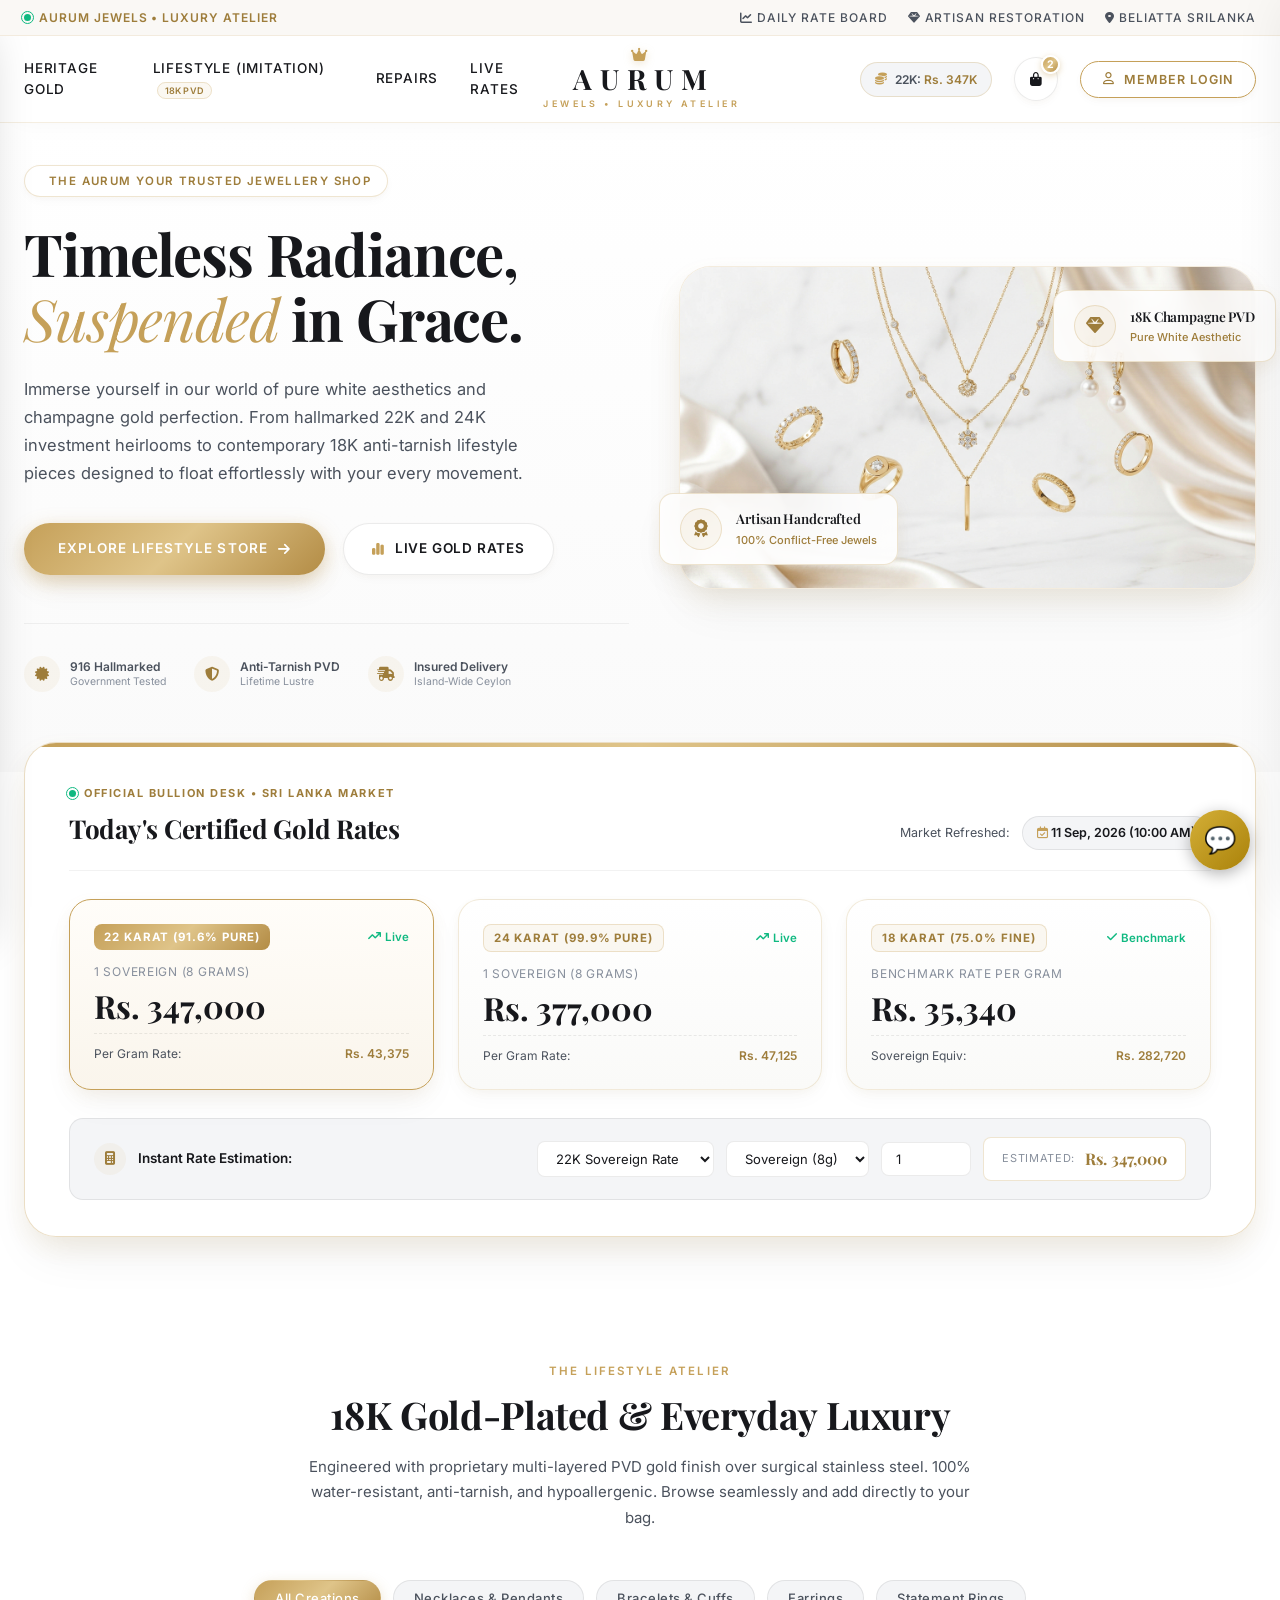
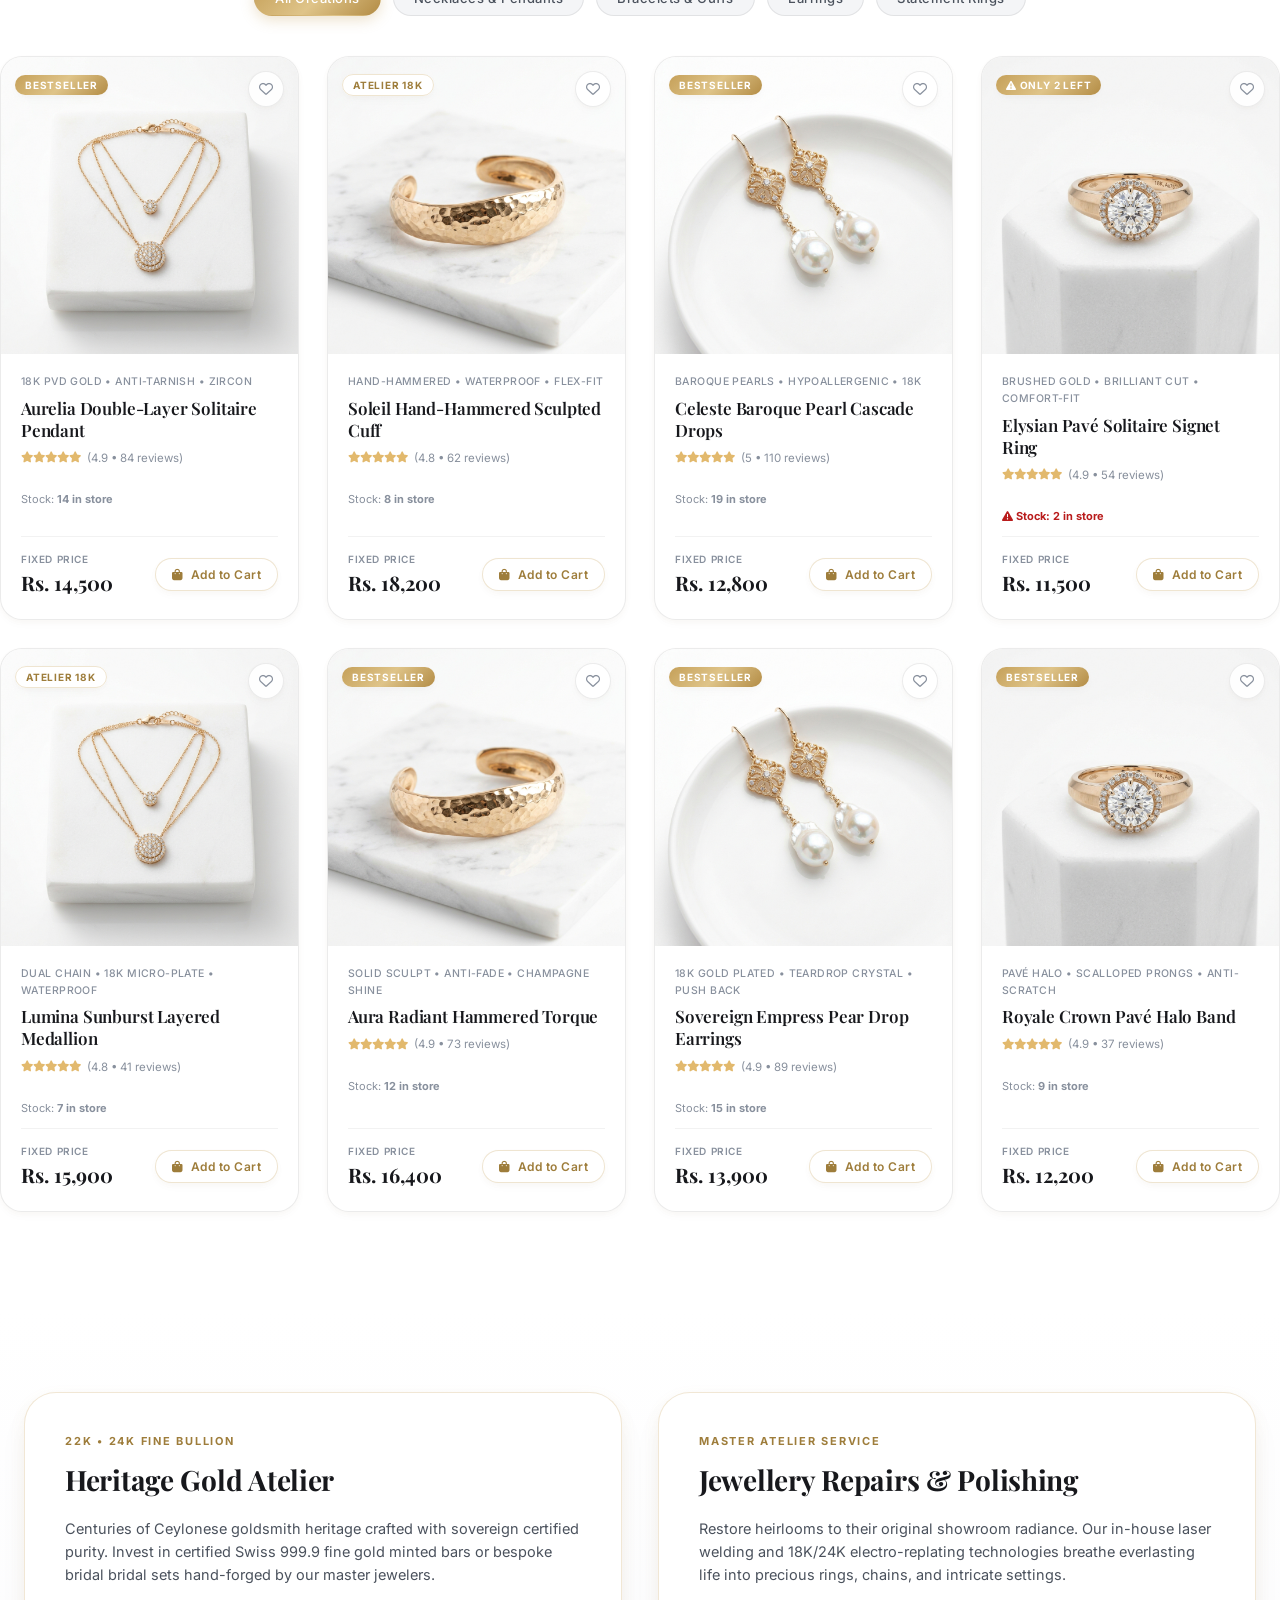
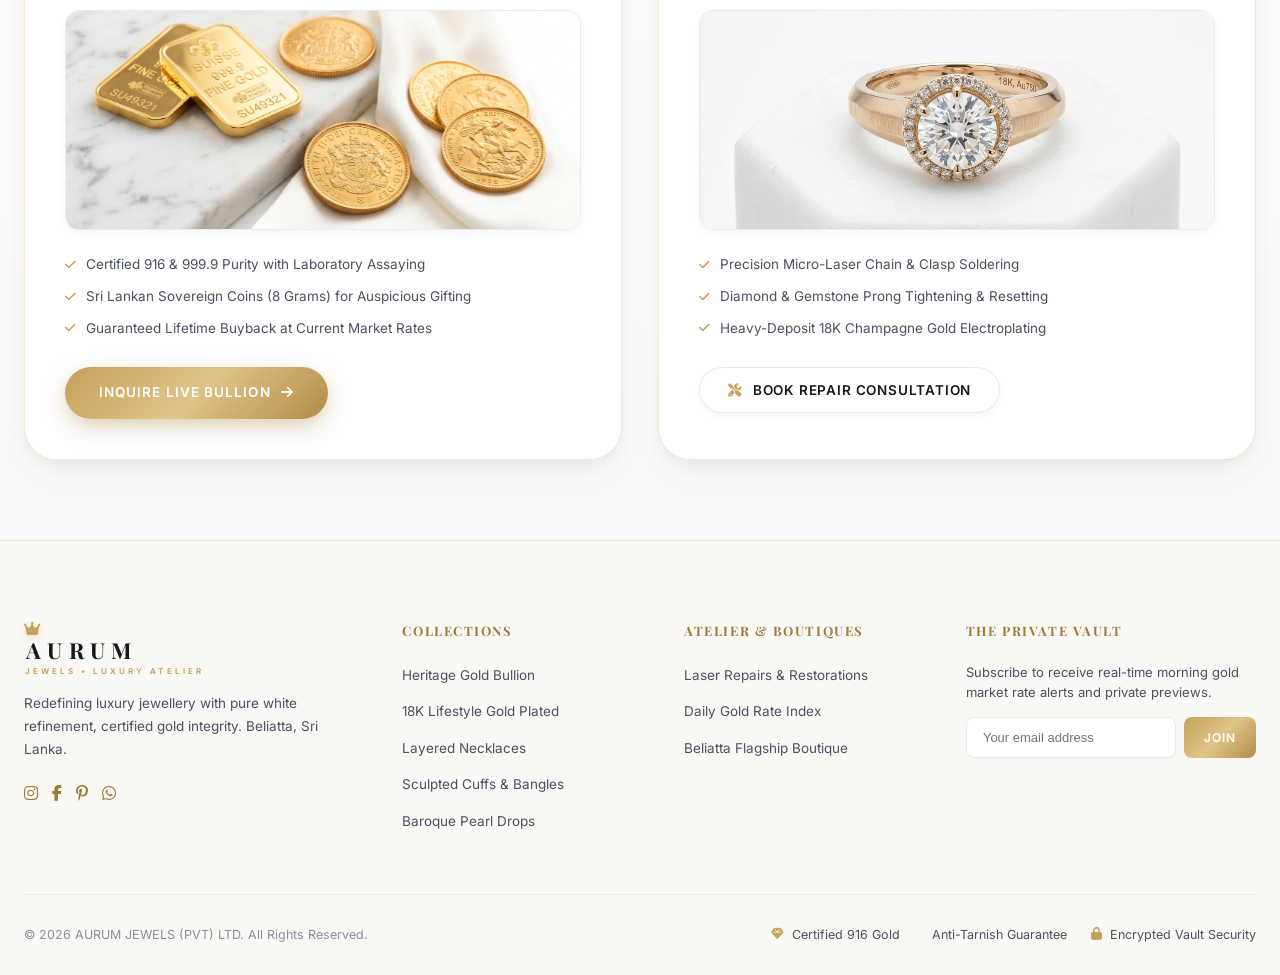
<file: gold-rates.html>
<!DOCTYPE html>
<html lang="en">
<head>
  <meta charset="UTF-8">
  <meta name="viewport" content="width=device-width, initial-scale=1.0">
  <title>AURUM JEWELS | Daily Bullion Rates & Spot Fixation</title>
  
  <!-- Font Awesome Icons -->
  <link rel="stylesheet" href="https://cdnjs.cloudflare.com/ajax/libs/font-awesome/6.5.1/css/all.min.css">
  
  <!-- Unified Internal Dashboard Stylesheet -->
  <link rel="stylesheet" href="css/internal.css?v=2">
  <style>
    html, body {
      background-color: #FFFFFF !important;
      color: #141518 !important;
    }
  </style>

  <!-- jQuery -->
  <script src="https://code.jquery.com/jquery-3.7.1.min.js"></script>
</head>
<body style="background-color: #FFFFFF !important;">

<div class="app-wrapper">
  
  <!-- 1. FLOATING MINIMALIST SIDEBAR -->
  <div id="sidebar-container"></div>

  <!-- 2. MAIN VIEWPORT -->
  <div class="main-viewport">
    
    <!-- TOP HEADER BAR (Identical to VIP Patrons Page) -->
    <header class="top-header">
      <div class="header-left">
        <div class="page-breadcrumb">
          <span class="breadcrumb-tag">Market Intelligence &bull; Central Bank Synchronized</span>
          <h2 class="breadcrumb-title font-serif">Daily Bullion Rates</h2>
        </div>

        <!-- Global Search Bar -->
        <div class="global-search-wrap">
          <i class="fa-solid fa-magnifying-glass search-icon"></i>
          <input type="text" class="global-search-input" placeholder="Search fixation date, karat, spot benchmark..." aria-label="Global Search">
          <span class="search-shortcut-badge">⌘K</span>
        </div>
      </div>

      <!-- Header Right Actions -->
      <div class="header-right">
        <!-- Live Rate Ticker -->
        <div class="header-rate-ticker">
          <i class="fa-solid fa-coins" style="color: var(--gold-primary);"></i>
          <span>22K Spot: <span class="gold-val" id="headerTicker22K">Loading...</span></span>
        </div>

        <!-- Fixation Time Badge -->
        <!-- <div class="header-rate-ticker" style="background: #FBFBFB;">
          <i class="fa-regular fa-clock" style="color: var(--gold-primary);"></i>
          <span style="font-size: 11.5px; color: var(--text-muted);">Today &bull; 09:30 AM SLST</span>
        </div> -->

        <!-- Notifications -->
        <button class="header-action-btn" title="Market Alerts">
          <i class="fa-regular fa-bell"></i>
          <span class="header-badge-dot"></span>
        </button>

        <!-- User Profile: Amal Mendis - Admin -->
        <div class="user-profile-badge" title="Account Settings">
          <div class="user-avatar-gold">AM</div>
          <div class="user-info-text">
            <span class="user-name-title">Amal Mendis</span>
            <span class="user-role-tag">Admin &bull; Atelier Director</span>
          </div>
          <i class="fa-solid fa-chevron-down" style="font-size: 10px; color: var(--text-subtle); margin-left: 4px;"></i>
        </div>
      </div>
    </header>

    <!-- CONTENT BODY (Pure White with Light Gray Nuances) -->
    <main class="content-body">
      
      <!-- CONTROLS & ACTION STRIP -->
      <div style="display: flex; justify-content: space-between; align-items: center; margin-bottom: 24px; flex-wrap: wrap; gap: 14px;">
        <div style="display: flex; gap: 8px; flex-wrap: wrap;">
          <button class="btn-white-outline" style="background: var(--gold-gradient); color: #FFF; border-color: transparent; font-size: 12px; padding: 8px 18px;">
            Official CBSL Fixations
          </button>
          <button class="btn-white-outline" style="font-size: 12px; padding: 8px 16px;">
            LBMA London Spot
          </button>
          <button class="btn-white-outline" style="font-size: 12px; padding: 8px 16px;">
            Sovereign Bullion Archive
          </button>
        </div>

        <!-- FLOATING ACTION BUTTON: UPDATE TODAY'S FIXATION -->
        <div style="display: flex; gap: 10px; align-items: center;">
          <button class="btn-white-outline" style="font-size: 12px; padding: 9px 16px;" onclick="window.print();" title="Print Certificate">
            <i class="fa-solid fa-print"></i>
            <span>Export Gazette</span>
          </button>
          <button class="btn-gold-primary" id="btn-update-fixation" onclick="openFixationModal();" style="font-size: 12px; padding: 9px 20px; box-shadow: var(--shadow-floating-md);"><!-- AJAX target -->
            <i class="fa-solid fa-pen-to-square"></i>
            <span>Update Today's Fixation</span>
          </button>
        </div>
      </div>

      <!-- HERO SECTION: TWO LARGE FLOATING CARDS FOR TODAY'S OFFICIAL BULLION RATES -->
      <!-- With Antigravity hover: translateY(-8px) and soft depth floating shadows -->
      <section class="bullion-hero-grid">
        
        <!-- CARD 1: 22 KARAT RATE (LKR per 8g/Sovereign) -->
        <article class="bullion-rate-card" id="card22K">
          <div class="bullion-card-header">
            <div>
              <div style="display: flex; align-items: center; gap: 10px; margin-bottom: 6px;">
                <span class="bullion-purity-pill">
                  <i class="fa-solid fa-award"></i> 22 Karat &bull; 91.6% Purity
                </span>
                <span class="bullion-delta-badge" id="delta22K">
                  <i class="fa-solid fa-arrow-trend-up"></i> +Rs. 2,400 (+0.70%)
                </span>
              </div>
              <h3 class="bullion-karat-title font-serif">Today's 22K Sovereign Fixation</h3>
            </div>
            <div class="metric-icon-box" style="width: 48px; height: 48px; font-size: 20px;">
              <i class="fa-solid fa-coins"></i>
            </div>
          </div>

          <!-- PROMINENT BOLD SANS-SERIF SOVEREIGN RATE -->
          <div class="bullion-price-sovereign-bold" id="rate-22k">
            —
          </div>
          <div class="bullion-price-unit-label">
            Sri Lankan Rupees per 8 Grams (1 Sovereign)
          </div>

          <!-- SUB-METRICS BREAKDOWN BOX -->
          <div class="bullion-sub-metrics-box">
            <div class="bullion-sub-metric-item">
              <span class="bullion-sub-metric-label">Rate Per Gram (1g)</span>
              <span class="bullion-sub-metric-val" id="rate-22k-gram">Loading...</span>
            </div>
            <div class="bullion-sub-metric-item">
              <span class="bullion-sub-metric-label">Troy Ounce Parity (31.1g)</span>
              <span class="bullion-sub-metric-val">Rs. 1,348,962</span>
            </div>
            <div class="bullion-sub-metric-item" style="margin-top: 6px;">
              <span class="bullion-sub-metric-label">Benchmark Standard</span>
              <span style="font-size: 12px; font-weight: 600; color: var(--text-muted);">Central Bank Colombo AM</span>
            </div>
            <div class="bullion-sub-metric-item" style="margin-top: 6px;">
              <span class="bullion-sub-metric-label">Assay Accreditation</span>
              <span style="font-size: 12px; font-weight: 600; color: #059669;"><i class="fa-solid fa-circle-check"></i> NGJA Certified</span>
            </div>
          </div>
        </article>

        <!-- CARD 2: 24 KARAT RATE (LKR per 8g/Sovereign) -->
        <article class="bullion-rate-card" id="card24K">
          <div class="bullion-card-header">
            <div>
              <div style="display: flex; align-items: center; gap: 10px; margin-bottom: 6px;">
                <span class="bullion-purity-pill" style="background: rgba(197, 160, 89, 0.14); border-color: rgba(197, 160, 89, 0.45);">
                  <i class="fa-solid fa-crown"></i> 24 Karat &bull; 99.9% Pure Fine Gold
                </span>
                <span class="bullion-delta-badge" id="delta24K">
                  <i class="fa-solid fa-arrow-trend-up"></i> +Rs. 3,100 (+0.83%)
                </span>
              </div>
              <h3 class="bullion-karat-title font-serif">Today's 24K Sovereign Fixation</h3>
            </div>
            <div class="metric-icon-box" style="width: 48px; height: 48px; font-size: 20px;">
              <i class="fa-solid fa-cubes"></i>
            </div>
          </div>

          <!-- PROMINENT BOLD SANS-SERIF SOVEREIGN RATE -->
          <div class="bullion-price-sovereign-bold" id="rate-24k">
            —
          </div>
          <div class="bullion-price-unit-label">
            Sri Lankan Rupees per 8 Grams (1 Sovereign Bullion)
          </div>

          <!-- SUB-METRICS BREAKDOWN BOX -->
          <div class="bullion-sub-metrics-box">
            <div class="bullion-sub-metric-item">
              <span class="bullion-sub-metric-label">Rate Per Gram (1g)</span>
              <span class="bullion-sub-metric-val" id="rate-24k-gram">Loading...</span>
            </div>
            <div class="bullion-sub-metric-item">
              <span class="bullion-sub-metric-label">Troy Ounce Parity (31.1g)</span>
              <span class="bullion-sub-metric-val">Rs. 1,465,587</span>
            </div>
            <div class="bullion-sub-metric-item" style="margin-top: 6px;">
              <span class="bullion-sub-metric-label">Benchmark Standard</span>
              <span style="font-size: 12px; font-weight: 600; color: var(--text-muted);">LBMA London AM Parity</span>
            </div>
            <div class="bullion-sub-metric-item" style="margin-top: 6px;">
              <span class="bullion-sub-metric-label">Physical Ingot Reserve</span>
              <span style="font-size: 12px; font-weight: 600; color: #059669;"><i class="fa-solid fa-shield-halved"></i> 100% Vault Backed</span>
            </div>
          </div>
        </article>

      </section>

      <!-- HISTORY SECTION: 'HISTORICAL PRICING LOG' TABLE -->
      <!-- Clean, editorial layout with plenty of whitespace and 1px gold borders -->
      <section class="antigravity-card" style="padding: 28px 32px; margin-bottom: 24px;">
        <div style="display: flex; justify-content: space-between; align-items: flex-start; margin-bottom: 20px; flex-wrap: wrap; gap: 14px;">
          <div>
            <div style="display: flex; align-items: center; gap: 8px; margin-bottom: 4px;">
              <span class="status-pill gold"><i class="fa-solid fa-clock-rotate-left"></i> Fixation Ledger</span>
              <span style="font-size: 11px; color: var(--text-muted); text-transform: uppercase;">Official Central Bank Audit Trail</span>
            </div>
            <h3 class="card-header-title font-serif" style="font-size: 24px;">Historical Pricing Log</h3>
            <p class="card-header-desc">Official Sri Lankan Rupee bullion market rates archived chronologically per trading session</p>
          </div>

          <div style="display: flex; gap: 8px;">
            <button class="btn-white-outline" style="font-size: 12px; padding: 7px 14px;">
              <i class="fa-regular fa-calendar"></i> September 2026
            </button>
            <button class="btn-white-outline" style="font-size: 12px; padding: 7px 14px;" title="Filter Table">
              <i class="fa-solid fa-filter"></i>
            </button>
          </div>
        </div>

        <!-- TABLE WITH 1PX GOLD BORDERS & PURE WHITE ROWS -->
        <div class="table-responsive-wrapper" style="border: 1px solid rgba(197, 160, 89, 0.28); border-radius: var(--radius-lg); overflow: hidden; background: #FFFFFF;">
          <table class="luxury-patron-table" style="width: 100%; border-collapse: collapse;">
            <thead>
              <tr style="background: #FBFBFB; border-bottom: 1px solid rgba(197, 160, 89, 0.22);">
                <th style="padding: 16px 20px; text-align: left; font-size: 11px; font-weight: 700; text-transform: uppercase; color: var(--text-subtle); letter-spacing: 0.08em;">
                  Reference Date
                </th>
                <th style="padding: 16px 20px; text-align: left; font-size: 11px; font-weight: 700; text-transform: uppercase; color: var(--text-subtle); letter-spacing: 0.08em;">
                  22K Rate (1g)
                </th>
                <th style="padding: 16px 20px; text-align: left; font-size: 11px; font-weight: 700; text-transform: uppercase; color: var(--text-subtle); letter-spacing: 0.08em;">
                  22K Sovereign (8g)
                </th>
                <th style="padding: 16px 20px; text-align: left; font-size: 11px; font-weight: 700; text-transform: uppercase; color: var(--text-subtle); letter-spacing: 0.08em;">
                  24K Rate (1g)
                </th>
                <th style="padding: 16px 20px; text-align: left; font-size: 11px; font-weight: 700; text-transform: uppercase; color: var(--text-subtle); letter-spacing: 0.08em;">
                  24K Sovereign (8g)
                </th>
                <th style="padding: 16px 20px; text-align: center; font-size: 11px; font-weight: 700; text-transform: uppercase; color: var(--text-subtle); letter-spacing: 0.08em;">
                  Status
                </th>
                <th style="padding: 16px 20px; text-align: right; font-size: 11px; font-weight: 700; text-transform: uppercase; color: var(--text-subtle); letter-spacing: 0.08em;">
                  Assay Audit
                </th>
              </tr>
            </thead>
            <tbody id="gold-rates-table-body"><!-- AJAX target -->
              
              <!-- ROW 1: TODAY (CURRENT STATUS) -->
              <tr style="border-bottom: 1px solid var(--border-subtle); transition: background 0.2s;" onmouseover="this.style.background='#FDFBF7';" onmouseout="this.style.background='#FFFFFF';">
                <td style="padding: 18px 20px;">
                  <div style="display: flex; align-items: center; gap: 10px;">
                    <div style="width: 32px; height: 32px; border-radius: 50%; background: var(--gold-subtle-bg); border: 1px solid var(--border-gold); display: flex; align-items: center; justify-content: center; color: var(--gold-primary); font-size: 12px;">
                      <i class="fa-solid fa-certificate"></i>
                    </div>
                    <div>
                      <span style="font-weight: 700; color: var(--text-main); font-size: 13.5px; display: block;">11 Sep 2026</span>
                      <span style="font-size: 11px; color: var(--gold-deep); font-weight: 600;">Session 09:30 AM</span>
                    </div>
                  </div>
                </td>
                <!-- 22K 1g: Bold Sans-Serif -->
                <td style="padding: 18px 20px;">
                  <span class="bullion-table-num-bold" style="color: var(--gold-deep);">Rs. 43,375</span>
                  <span style="display: block; font-size: 10.5px; color: var(--text-muted);">+0.70%</span>
                </td>
                <!-- 22K 8g: Bold Sans-Serif -->
                <td style="padding: 18px 20px;">
                  <span class="bullion-table-num-bold">Rs. 347,000</span>
                </td>
                <!-- 24K 1g: Bold Sans-Serif -->
                <td style="padding: 18px 20px;">
                  <span class="bullion-table-num-bold" style="color: var(--gold-deep);">Rs. 47,125</span>
                  <span style="display: block; font-size: 10.5px; color: var(--text-muted);">+0.83%</span>
                </td>
                <!-- 24K 8g: Bold Sans-Serif -->
                <td style="padding: 18px 20px;">
                  <span class="bullion-table-num-bold">Rs. 377,000</span>
                </td>
                <!-- Status: Current with Gold Pill -->
                <td style="padding: 18px 20px; text-align: center;">
                  <span class="status-pill gold" style="font-size: 11px; padding: 4px 12px; font-weight: 700;">
                    <i class="fa-solid fa-bolt"></i> Current
                  </span>
                </td>
                <td style="padding: 18px 20px; text-align: right;">
                  <button class="header-action-btn" style="width: 32px; height: 32px;" title="View NGJA Certification" onclick="alert('Viewing CBSL/NGJA Assay Certificate #FX-2026-0911');">
                    <i class="fa-solid fa-file-invoice" style="font-size: 12px; color: var(--gold-deep);"></i>
                  </button>
                </td>
              </tr>

              <!-- ROW 2: 10 SEP 2026 -->
              <tr style="border-bottom: 1px solid var(--border-subtle); transition: background 0.2s;" onmouseover="this.style.background='#FDFBF7';" onmouseout="this.style.background='#FFFFFF';">
                <td style="padding: 18px 20px;">
                  <span style="font-weight: 600; color: var(--text-main); font-size: 13.5px; display: block;">10 Sep 2026</span>
                  <span style="font-size: 11px; color: var(--text-muted);">Session 09:30 AM</span>
                </td>
                <td style="padding: 18px 20px;">
                  <span class="bullion-table-num-bold">Rs. 43,075</span>
                </td>
                <td style="padding: 18px 20px;">
                  <span class="bullion-table-num-bold">Rs. 344,600</span>
                </td>
                <td style="padding: 18px 20px;">
                  <span class="bullion-table-num-bold">Rs. 46,737</span>
                </td>
                <td style="padding: 18px 20px;">
                  <span class="bullion-table-num-bold">Rs. 373,900</span>
                </td>
                <td style="padding: 18px 20px; text-align: center;">
                  <span class="status-pill" style="background: #F3F4F6; color: var(--text-muted); font-size: 11px; padding: 4px 12px; font-weight: 600;">
                    Previous
                  </span>
                </td>
                <td style="padding: 18px 20px; text-align: right;">
                  <button class="header-action-btn" style="width: 32px; height: 32px;" title="View Archive Slip" onclick="alert('Viewing Archive Slip #FX-2026-0910');">
                    <i class="fa-solid fa-file-lines" style="font-size: 12px;"></i>
                  </button>
                </td>
              </tr>

              <!-- ROW 3: 09 SEP 2026 -->
              <tr style="border-bottom: 1px solid var(--border-subtle); transition: background 0.2s;" onmouseover="this.style.background='#FDFBF7';" onmouseout="this.style.background='#FFFFFF';">
                <td style="padding: 18px 20px;">
                  <span style="font-weight: 600; color: var(--text-main); font-size: 13.5px; display: block;">09 Sep 2026</span>
                  <span style="font-size: 11px; color: var(--text-muted);">Session 09:30 AM</span>
                </td>
                <td style="padding: 18px 20px;">
                  <span class="bullion-table-num-bold">Rs. 42,900</span>
                </td>
                <td style="padding: 18px 20px;">
                  <span class="bullion-table-num-bold">Rs. 343,200</span>
                </td>
                <td style="padding: 18px 20px;">
                  <span class="bullion-table-num-bold">Rs. 46,550</span>
                </td>
                <td style="padding: 18px 20px;">
                  <span class="bullion-table-num-bold">Rs. 372,400</span>
                </td>
                <td style="padding: 18px 20px; text-align: center;">
                  <span class="status-pill" style="background: #F3F4F6; color: var(--text-muted); font-size: 11px; padding: 4px 12px; font-weight: 600;">
                    Previous
                  </span>
                </td>
                <td style="padding: 18px 20px; text-align: right;">
                  <button class="header-action-btn" style="width: 32px; height: 32px;" title="View Archive Slip" onclick="alert('Viewing Archive Slip #FX-2026-0909');">
                    <i class="fa-solid fa-file-lines" style="font-size: 12px;"></i>
                  </button>
                </td>
              </tr>

              <!-- ROW 4: 08 SEP 2026 -->
              <tr style="border-bottom: 1px solid var(--border-subtle); transition: background 0.2s;" onmouseover="this.style.background='#FDFBF7';" onmouseout="this.style.background='#FFFFFF';">
                <td style="padding: 18px 20px;">
                  <span style="font-weight: 600; color: var(--text-main); font-size: 13.5px; display: block;">08 Sep 2026</span>
                  <span style="font-size: 11px; color: var(--text-muted);">Session 09:30 AM</span>
                </td>
                <td style="padding: 18px 20px;">
                  <span class="bullion-table-num-bold">Rs. 42,750</span>
                </td>
                <td style="padding: 18px 20px;">
                  <span class="bullion-table-num-bold">Rs. 342,000</span>
                </td>
                <td style="padding: 18px 20px;">
                  <span class="bullion-table-num-bold">Rs. 46,375</span>
                </td>
                <td style="padding: 18px 20px;">
                  <span class="bullion-table-num-bold">Rs. 371,000</span>
                </td>
                <td style="padding: 18px 20px; text-align: center;">
                  <span class="status-pill" style="background: #F3F4F6; color: var(--text-muted); font-size: 11px; padding: 4px 12px; font-weight: 600;">
                    Previous
                  </span>
                </td>
                <td style="padding: 18px 20px; text-align: right;">
                  <button class="header-action-btn" style="width: 32px; height: 32px;" title="View Archive Slip" onclick="alert('Viewing Archive Slip #FX-2026-0908');">
                    <i class="fa-solid fa-file-lines" style="font-size: 12px;"></i>
                  </button>
                </td>
              </tr>

              <!-- ROW 5: 07 SEP 2026 -->
              <tr style="border-bottom: 1px solid var(--border-subtle); transition: background 0.2s;" onmouseover="this.style.background='#FDFBF7';" onmouseout="this.style.background='#FFFFFF';">
                <td style="padding: 18px 20px;">
                  <span style="font-weight: 600; color: var(--text-main); font-size: 13.5px; display: block;">07 Sep 2026</span>
                  <span style="font-size: 11px; color: var(--text-muted);">Session 09:30 AM</span>
                </td>
                <td style="padding: 18px 20px;">
                  <span class="bullion-table-num-bold">Rs. 42,625</span>
                </td>
                <td style="padding: 18px 20px;">
                  <span class="bullion-table-num-bold">Rs. 341,000</span>
                </td>
                <td style="padding: 18px 20px;">
                  <span class="bullion-table-num-bold">Rs. 46,250</span>
                </td>
                <td style="padding: 18px 20px;">
                  <span class="bullion-table-num-bold">Rs. 370,000</span>
                </td>
                <td style="padding: 18px 20px; text-align: center;">
                  <span class="status-pill" style="background: #F3F4F6; color: var(--text-muted); font-size: 11px; padding: 4px 12px; font-weight: 600;">
                    Previous
                  </span>
                </td>
                <td style="padding: 18px 20px; text-align: right;">
                  <button class="header-action-btn" style="width: 32px; height: 32px;" title="View Archive Slip" onclick="alert('Viewing Archive Slip #FX-2026-0907');">
                    <i class="fa-solid fa-file-lines" style="font-size: 12px;"></i>
                  </button>
                </td>
              </tr>

              <!-- ROW 6: 06 SEP 2026 -->
              <tr style="transition: background 0.2s;" onmouseover="this.style.background='#FDFBF7';" onmouseout="this.style.background='#FFFFFF';">
                <td style="padding: 18px 20px;">
                  <span style="font-weight: 600; color: var(--text-main); font-size: 13.5px; display: block;">06 Sep 2026</span>
                  <span style="font-size: 11px; color: var(--text-muted);">Session 09:30 AM</span>
                </td>
                <td style="padding: 18px 20px;">
                  <span class="bullion-table-num-bold">Rs. 42,500</span>
                </td>
                <td style="padding: 18px 20px;">
                  <span class="bullion-table-num-bold">Rs. 340,000</span>
                </td>
                <td style="padding: 18px 20px;">
                  <span class="bullion-table-num-bold">Rs. 46,125</span>
                </td>
                <td style="padding: 18px 20px;">
                  <span class="bullion-table-num-bold">Rs. 369,000</span>
                </td>
                <td style="padding: 18px 20px; text-align: center;">
                  <span class="status-pill" style="background: #F3F4F6; color: var(--text-muted); font-size: 11px; padding: 4px 12px; font-weight: 600;">
                    Previous
                  </span>
                </td>
                <td style="padding: 18px 20px; text-align: right;">
                  <button class="header-action-btn" style="width: 32px; height: 32px;" title="View Archive Slip" onclick="alert('Viewing Archive Slip #FX-2026-0906');">
                    <i class="fa-solid fa-file-lines" style="font-size: 12px;"></i>
                  </button>
                </td>
              </tr>

            </tbody>
          </table>
        </div>
      </section>

    </main>
  </div>
</div>

<!-- FLOATING GLASSMORPHISM MODAL: 'UPDATE TODAY'S FIXATION' -->
<div id="fixationModal" style="display: none; position: fixed; top: 0; left: 0; right: 0; bottom: 0; background: rgba(255,255,255,0.55); backdrop-filter: blur(18px); z-index: 100; align-items: center; justify-content: center; padding: 20px;">
  <div style="background: rgba(255,255,255,0.96); backdrop-filter: blur(28px); border: 1.5px solid rgba(197,160,89,0.45); border-radius: var(--radius-xl); box-shadow: var(--shadow-floating-hover); width: 100%; max-width: 540px; padding: 36px; position: relative;">
    
    <!-- Close Button -->
    <button onclick="closeFixationModal();" style="position: absolute; top: 20px; right: 20px; width: 34px; height: 34px; border-radius: 50%; background: #FFF; border: 1px solid var(--border-light); display: flex; align-items: center; justify-content: center; color: var(--text-muted); cursor: pointer; transition: all 0.2s;" onmouseover="this.style.borderColor='var(--gold-primary)'; this.style.color='var(--gold-deep)';" onmouseout="this.style.borderColor='var(--border-light)'; this.style.color='var(--text-muted)';">
      <i class="fa-solid fa-xmark"></i>
    </button>
    
    <!-- Modal Header -->
    <div style="text-align: center; margin-bottom: 24px;">
      <div style="width: 48px; height: 48px; border-radius: 50%; background: var(--gold-subtle-bg); border: 1px solid var(--border-gold); display: inline-flex; align-items: center; justify-content: center; color: var(--gold-primary); font-size: 20px; margin-bottom: 10px;">
        <i class="fa-solid fa-scale-balanced"></i>
      </div>
      <h3 class="font-serif" style="font-size: 24px; font-weight: 700; color: var(--text-main);">Update Today's Fixation</h3>
      <p style="font-size: 12.5px; color: var(--text-muted); margin-top: 4px;">Publish official Sri Lankan market gold rates synchronized with Central Bank parity</p>
    </div>

    <!-- Fixation Form -->
    <form id="form-gold-fixation" onsubmit="handleFixationSubmit(event);"><!-- AJAX target -->
      
      <!-- Effective Date & Session -->
      <div style="display: grid; grid-template-columns: 1fr 1fr; gap: 14px; margin-bottom: 16px;">
        <div>
          <label style="display:block; font-size: 11px; font-weight: 700; text-transform: uppercase; margin-bottom: 6px; color: var(--text-muted);">Effective Date</label>
          <input type="date" id="fixation-date" class="global-search-input" style="border-radius: var(--radius-md); padding: 11px 14px; background: #FFF; width: 100%; font-family: 'Inter', sans-serif; font-weight: 600;" value="2026-09-11" required><!-- AJAX target -->
        </div>
        <div>
          <label style="display:block; font-size: 11px; font-weight: 700; text-transform: uppercase; margin-bottom: 6px; color: var(--text-muted);">Market Session</label>
          <select id="fixation-session" class="global-search-input" style="border-radius: var(--radius-md); padding: 11px 14px; background: #FFF; width: 100%; font-family: 'Inter', sans-serif; font-weight: 600;"><!-- AJAX target -->
            <option value="09:30 AM (Opening AM)">09:30 AM (Opening AM Fix)</option>
            <option value="02:30 PM (Midday Spot)">02:30 PM (Midday Spot)</option>
            <option value="05:00 PM (Closing Fix)">05:00 PM (Closing Fix)</option>
          </select>
        </div>
      </div>

      <!-- 22K Fixation Input Row -->
      <div style="background: #FBFBFB; border: 1px solid var(--border-light); border-radius: var(--radius-md); padding: 16px; margin-bottom: 14px;">
        <div style="display: flex; justify-content: space-between; align-items: center; margin-bottom: 8px;">
          <span style="font-size: 12px; font-weight: 700; color: var(--gold-deep); text-transform: uppercase; letter-spacing: 0.06em;">
            <i class="fa-solid fa-coins"></i> 22 Karat (91.6% Fine)
          </span>
          <span style="font-size: 11px; color: var(--text-subtle); font-weight: 600;">Per 1 Gram</span>
        </div>
        <div style="display: grid; grid-template-columns: 1fr 1fr; gap: 12px; align-items: center;">
          <div>
            <label style="font-size: 10.5px; color: var(--text-muted); font-weight: 600; display: block; margin-bottom: 4px;">Gram Rate (LKR)</label>
            <input type="number" step="0.5" id="rate-22k-input" class="global-search-input"
              style="border-radius: var(--radius-md); padding: 10px 14px; background: #FFF; width: 100%; font-family: 'Inter', sans-serif; font-weight: 700; font-size: 15px;"
              value="0" oninput="calculateSovereignRates();" required>
          </div>
          <div>
            <label style="font-size: 10.5px; color: var(--text-muted); font-weight: 600; display: block; margin-bottom: 4px;">8g Sovereign (Auto-Calc)</label>
            <div id="calc22KSovereign" style="font-family: 'Inter', sans-serif; font-weight: 800; font-size: 16px; color: var(--text-main); padding: 9px 12px; background: #FFF; border: 1px solid var(--border-light); border-radius: var(--radius-md);"><!-- AJAX target -->
              Rs. 347,000
            </div>
          </div>
        </div>
      </div>

      <!-- 24K Fixation Input Row -->
      <div style="background: #FBFBFB; border: 1px solid var(--border-light); border-radius: var(--radius-md); padding: 16px; margin-bottom: 18px;">
        <div style="display: flex; justify-content: space-between; align-items: center; margin-bottom: 8px;">
          <span style="font-size: 12px; font-weight: 700; color: var(--gold-deep); text-transform: uppercase; letter-spacing: 0.06em;">
            <i class="fa-solid fa-cubes"></i> 24 Karat (99.9% Pure)
          </span>
          <span style="font-size: 11px; color: var(--text-subtle); font-weight: 600;">Per 1 Gram</span>
        </div>
        <div style="display: grid; grid-template-columns: 1fr 1fr; gap: 12px; align-items: center;">
          <div>
            <label style="font-size: 10.5px; color: var(--text-muted); font-weight: 600; display: block; margin-bottom: 4px;">Gram Rate (LKR)</label>
            <input type="number" step="0.5" id="rate-24k-input" class="global-search-input"
              style="border-radius: var(--radius-md); padding: 10px 14px; background: #FFF; width: 100%; font-family: 'Inter', sans-serif; font-weight: 700; font-size: 15px;"
              value="0" oninput="calculateSovereignRates();" required>
          </div>
          <div>
            <label style="font-size: 10.5px; color: var(--text-muted); font-weight: 600; display: block; margin-bottom: 4px;">8g Sovereign (Auto-Calc)</label>
            <div id="calc24KSovereign" style="font-family: 'Inter', sans-serif; font-weight: 800; font-size: 16px; color: var(--text-main); padding: 9px 12px; background: #FFF; border: 1px solid var(--border-light); border-radius: var(--radius-md);"><!-- AJAX target -->
              Rs. 377,000
            </div>
          </div>
        </div>
      </div>

      <!-- Assayer Authorizer -->
      <div style="margin-bottom: 22px;">
        <label style="display:block; font-size: 11px; font-weight: 700; text-transform: uppercase; margin-bottom: 6px; color: var(--text-muted);">Authorized Assayer Officer</label>
        <input type="text" class="global-search-input" style="border-radius: var(--radius-md); padding: 10px 14px; background: #FFF; width: 100%; font-size: 13px;" value="Amal Mendis &bull; Atelier Director (License #LK-ASSAY-882)" readonly>
      </div>

      <!-- Action Buttons -->
      <div style="display: flex; gap: 12px;">
        <button type="button" onclick="closeFixationModal();" class="btn-white-outline" style="flex: 1; justify-content: center; padding: 12px;">
          Cancel
        </button>
        <button type="submit" id="btn-publish-fixation" class="btn-gold-primary" style="flex: 2; justify-content: center; padding: 12px; box-shadow: var(--shadow-floating-md);"><!-- AJAX target -->
          <i class="fa-solid fa-check"></i>
          <span>Publish Official Fixation</span>
        </button>
      </div>

    </form>
  </div>
</div>


<!-- AURUM Shared Utilities + Gold Rates Logic -->
<script src="js/common.js"></script>
<script src="js/gold-rates.js"></script>

</body>
</html>
</file>
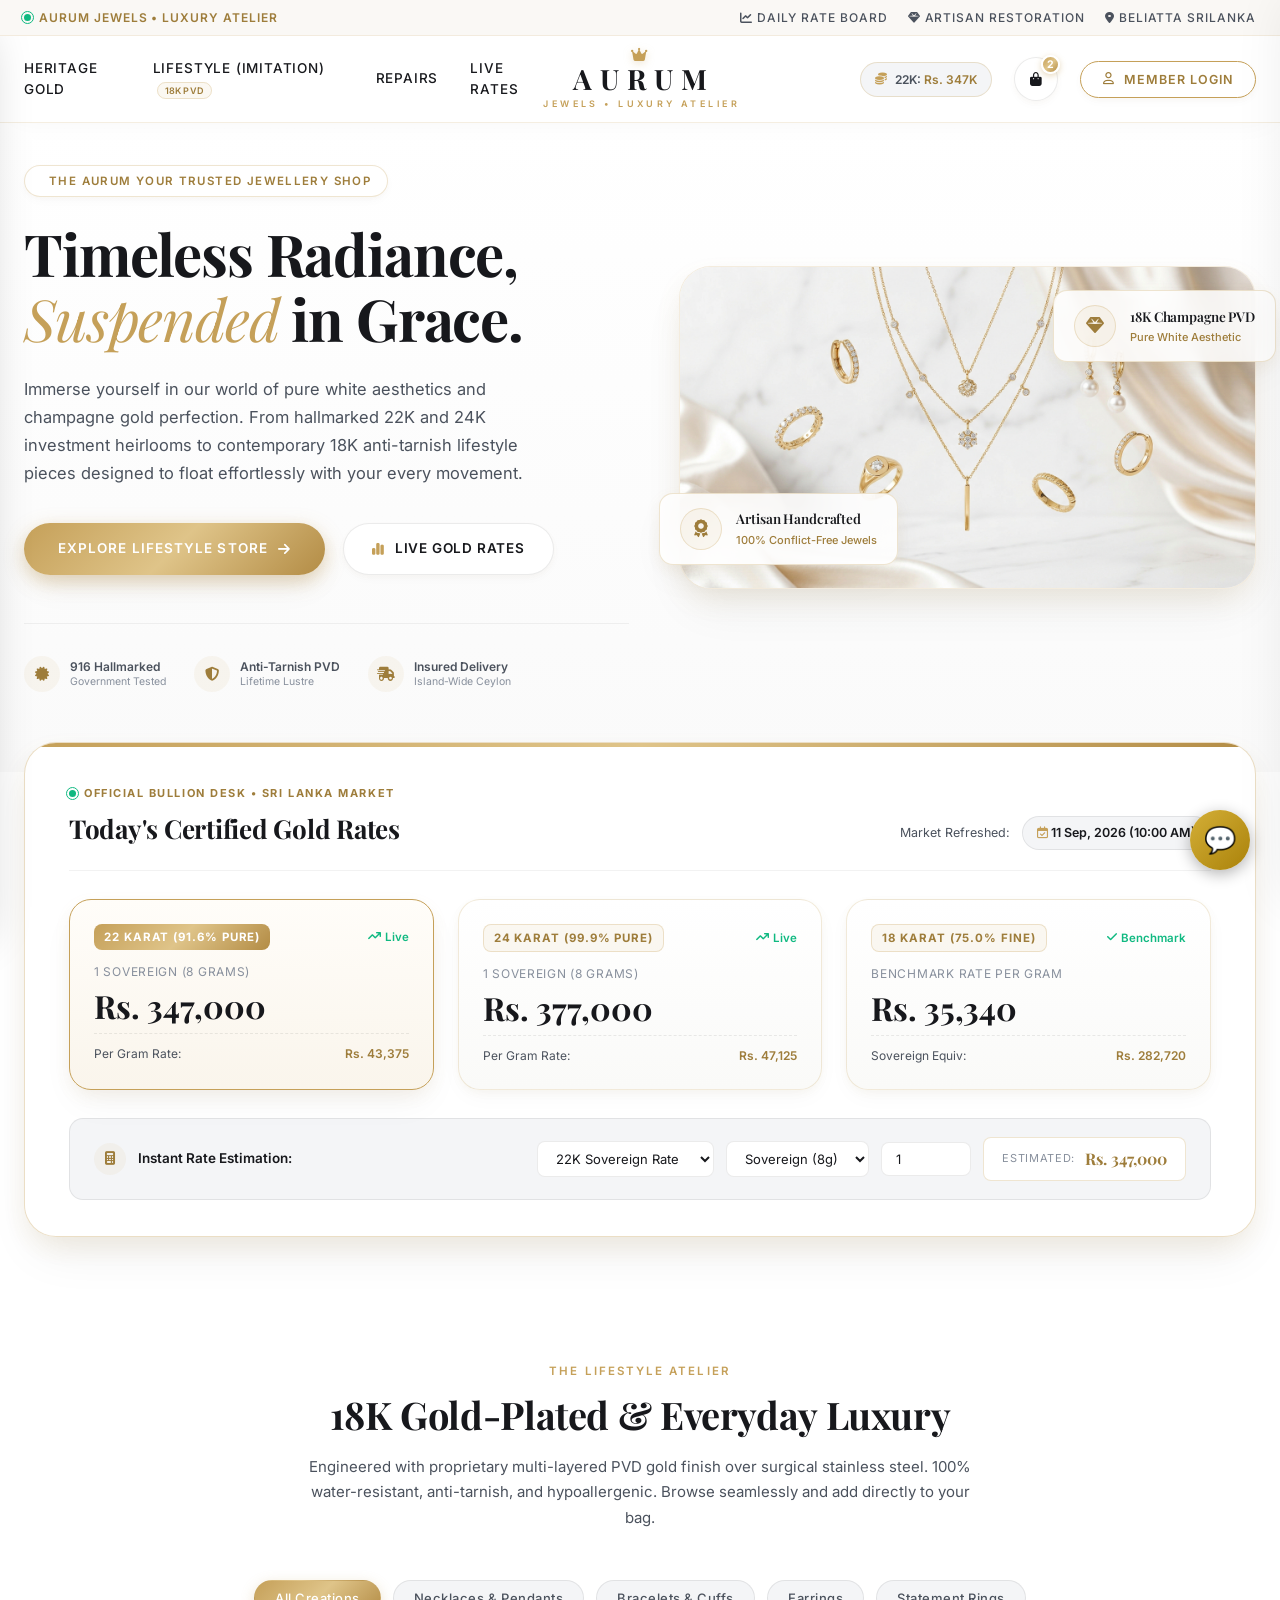
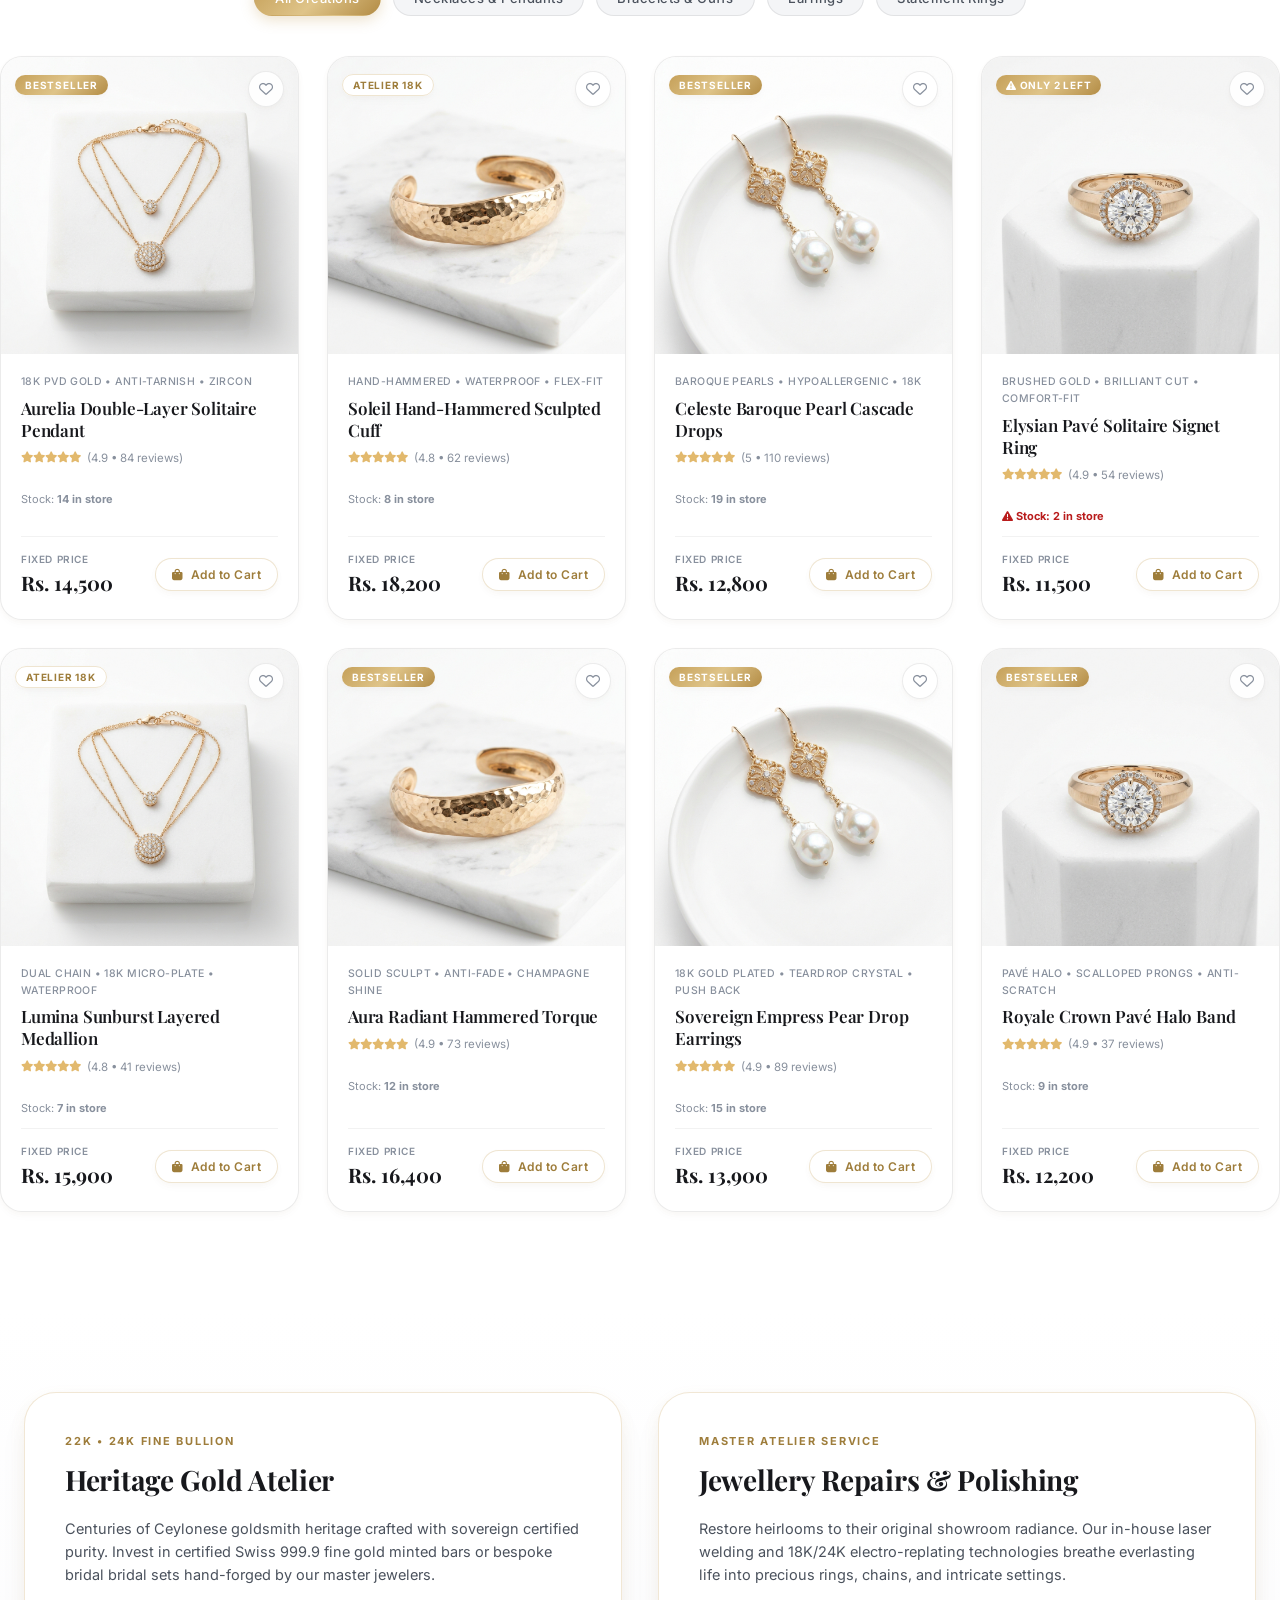
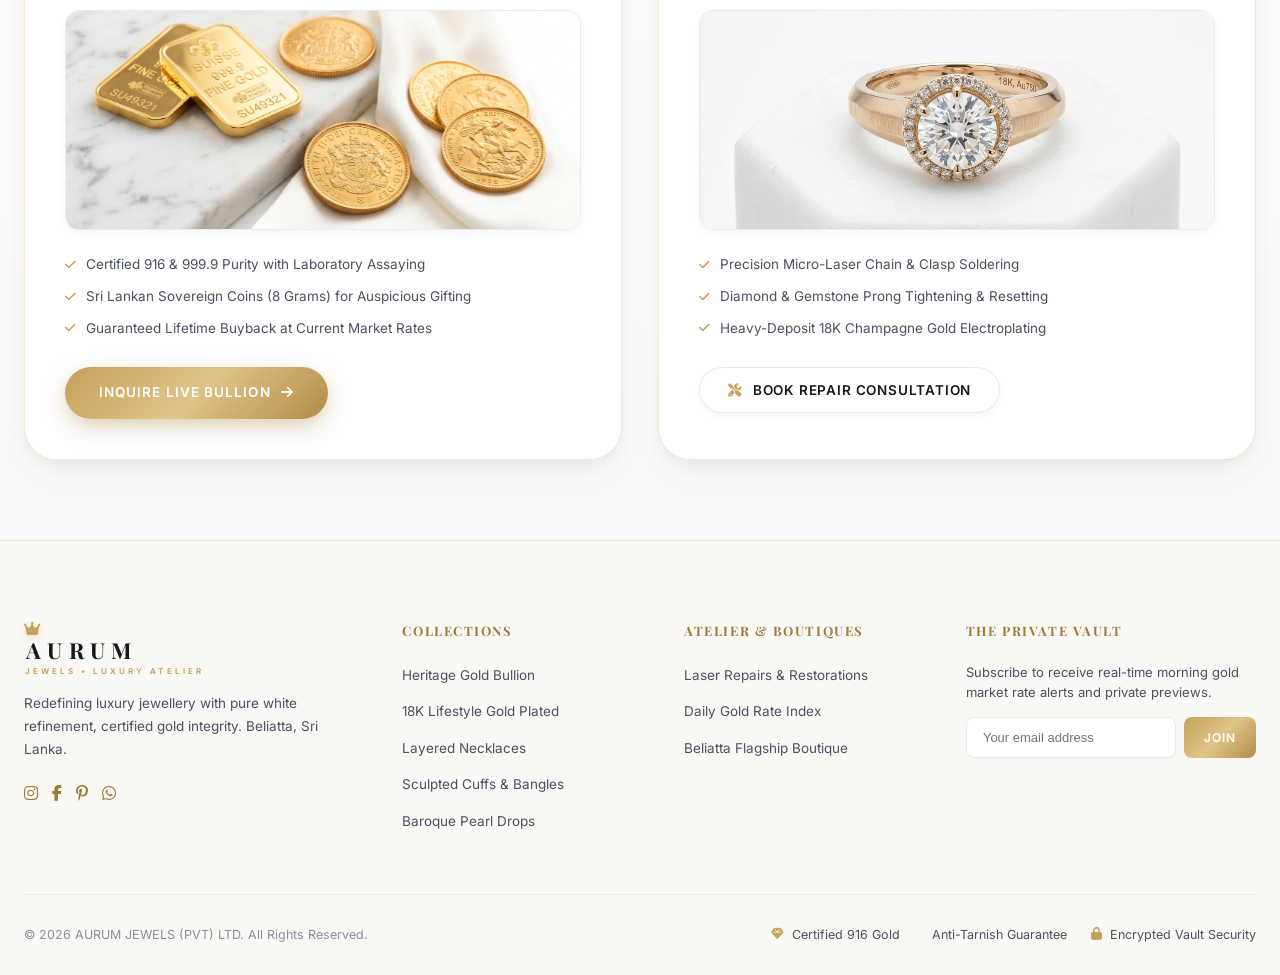
<file: inventory.html>
<!DOCTYPE html>
<html lang="en">
<head>
  <meta charset="UTF-8">
  <meta name="viewport" content="width=device-width, initial-scale=1.0">
  <title>AURUM JEWELS | Jewellery Inventory & Atelier Catalog</title>
  
  <!-- Font Awesome Icons -->
  <link rel="stylesheet" href="https://cdnjs.cloudflare.com/ajax/libs/font-awesome/6.5.1/css/all.min.css">
  
  <!-- Unified Internal Dashboard Stylesheet -->
  <link rel="stylesheet" href="css/internal.css">

  <!-- jQuery -->
  <script src="https://code.jquery.com/jquery-3.7.1.min.js"></script>
  
  <style>
    /* Inventory Specific Editorial Grid Styles */
    .inventory-grid {
      display: grid;
      grid-template-columns: repeat(auto-fill, minmax(290px, 1fr));
      gap: 26px;
    }

    .inventory-card {
      background: #FFFFFF;
      border: 1px solid var(--border-light);
      border-radius: var(--radius-lg);
      box-shadow: var(--shadow-floating-sm);
      overflow: hidden;
      display: flex;
      flex-direction: column;
      transition: var(--transition-smooth);
      position: relative;
    }

    .inventory-card:hover {
      transform: translateY(-6px);
      box-shadow: var(--shadow-floating-hover);
      border-color: rgba(197, 160, 89, 0.4);
    }

    .inventory-media-wrap {
      position: relative;
      aspect-ratio: 1 / 1;
      background: #FAFAFB;
      overflow: hidden;
      display: flex;
      align-items: center;
      justify-content: center;
    }

    .inventory-media-wrap img {
      width: 100%;
      height: 100%;
      object-fit: cover;
      transition: transform 0.6s var(--ease-spring);
    }

    .inventory-card:hover .inventory-media-wrap img {
      transform: scale(1.05);
    }

    .inventory-badges-top {
      position: absolute;
      top: 14px;
      left: 14px;
      right: 14px;
      display: flex;
      justify-content: space-between;
      align-items: center;
      z-index: 5;
    }

    .stock-badge-live {
      font-size: 10.5px;
      font-weight: 700;
      letter-spacing: 0.04em;
      padding: 4px 10px;
      border-radius: var(--radius-full);
      background: rgba(255, 255, 255, 0.94);
      backdrop-filter: blur(8px);
      border: 1px solid var(--border-light);
    }

    .stock-in {
      color: #059669;
      border-color: rgba(5, 150, 105, 0.25);
    }
    
    .stock-low {
      color: #D97706;
      border-color: rgba(217, 119, 6, 0.25);
    }

    .inventory-card-body {
      padding: 20px;
      display: flex;
      flex-direction: column;
      flex-grow: 1;
    }

    .inventory-sku-line {
      font-size: 11px;
      font-weight: 600;
      color: var(--text-subtle);
      letter-spacing: 0.06em;
      text-transform: uppercase;
      margin-bottom: 4px;
      display: flex;
      justify-content: space-between;
    }

    .inventory-piece-title {
      font-size: 16.5px;
      font-weight: 700;
      margin-bottom: 8px;
      color: var(--text-main);
      line-height: 1.3;
    }

    .inventory-specs-row {
      display: flex;
      align-items: center;
      gap: 12px;
      font-size: 12px;
      color: var(--text-muted);
      margin-bottom: 16px;
      padding-bottom: 12px;
      border-bottom: 1px solid var(--border-subtle);
    }

    .inventory-specs-row span strong {
      color: var(--text-main);
    }

    .inventory-price-row {
      display: flex;
      align-items: baseline;
      justify-content: space-between;
      margin-top: auto;
    }

    .inv-price-val {
      font-family: 'Playfair Display', serif;
      font-size: 19px;
      font-weight: 700;
      color: var(--text-main);
    }

    /* Floating Add Piece Button */
    .btn-add-piece-floating {
      position: fixed;
      bottom: 36px;
      right: 36px;
      z-index: 50;
      background: var(--gold-gradient);
      color: #FFFFFF;
      padding: 16px 28px;
      border-radius: var(--radius-full);
      font-size: 14px;
      font-weight: 700;
      letter-spacing: 0.08em;
      text-transform: uppercase;
      box-shadow: 0 16px 36px rgba(197, 160, 89, 0.42), 0 4px 12px rgba(0, 0, 0, 0.08);
      display: flex;
      align-items: center;
      gap: 12px;
      border: 1px solid rgba(255, 255, 255, 0.4);
      transition: var(--transition-smooth);
    }

    .btn-add-piece-floating:hover {
      background: var(--gold-gradient-hover);
      transform: translateY(-4px) scale(1.03);
      box-shadow: 0 22px 48px rgba(197, 160, 89, 0.55);
    }

    /* Filter Strip */
    .inventory-filter-strip {
      display: flex;
      justify-content: space-between;
      align-items: center;
      gap: 16px;
      margin-bottom: 28px;
      flex-wrap: wrap;
    }

    .category-pills-bar {
      display: flex;
      gap: 8px;
      flex-wrap: wrap;
    }

    .inv-pill {
      padding: 8px 18px;
      border-radius: var(--radius-full);
      font-size: 12.5px;
      font-weight: 600;
      color: var(--text-muted);
      background: #FFFFFF;
      border: 1px solid var(--border-light);
      transition: var(--transition-smooth);
    }

    .inv-pill:hover {
      border-color: var(--gold-primary);
      color: var(--gold-deep);
    }

    .inv-pill.active {
      background: var(--gold-gradient);
      color: #FFFFFF;
      border-color: transparent;
      box-shadow: 0 4px 14px rgba(197, 160, 89, 0.28);
    }
  </style>
</head>
<body>

<div class="app-wrapper">
  
  <!-- 1. FLOATING MINIMALIST SIDEBAR -->
  <div id="sidebar-container"></div>

  <!-- 2. MAIN VIEWPORT -->
  <div class="main-viewport">
    
    <!-- TOP HEADER BAR -->
    <header class="top-header">
      <div class="header-left">
        <div class="page-breadcrumb">
          <span class="breadcrumb-tag">Atelier Catalog &bull; 148 Masterpieces</span>
          <h2 class="breadcrumb-title font-serif">Jewellery Inventory</h2>
        </div>

        <!-- Global Search Bar -->
        <div class="global-search-wrap">
          <i class="fa-solid fa-magnifying-glass search-icon"></i>
          <input type="text" class="global-search-input" placeholder="Search SKU, piece name, karat, gemstone..." aria-label="Global Search">
          <span class="search-shortcut-badge">⌘K</span>
        </div>
      </div>

      <!-- Header Right Actions -->
      <div class="header-right">
        <!-- Live Market Rate Ticker -->
        <div class="header-rate-ticker">
          <i class="fa-solid fa-coins" style="color: var(--gold-primary);"></i>
          <span>22K: <span class="gold-val">Rs. 347,000</span></span>
        </div>

        <!-- Notification Bell & Low-Stock Alerts -->
        <div class="notification-dropdown-wrapper" style="position: relative;">
          <button class="header-action-btn" id="headerNotificationBtn" title="Atelier Notifications" onclick="toggleNotificationDropdown(event)">
            <i class="fa-regular fa-bell"></i>
            <span class="header-badge-dot" id="headerNotificationBadge" style="display:none;"></span>
            <span class="header-badge-count" id="headerNotificationCount" style="display:none; position:absolute; top:-4px; right:-4px; background:#e11d48; color:#fff; font-size:10px; font-weight:800; border-radius:10px; padding:1px 5px; line-height:1.2; box-shadow:0 2px 6px rgba(225,29,72,0.4);">0</span>
          </button>
          <div class="notification-dropdown-panel" id="headerNotificationPanel" style="display:none; position:absolute; top:calc(100% + 12px); right:0; width:360px; max-width:90vw; background:rgba(255,255,255,0.98); backdrop-filter:blur(24px); border:1.5px solid rgba(197,160,89,0.35); border-radius:var(--radius-lg); box-shadow:0 16px 40px rgba(0,0,0,0.15); z-index:1000; overflow:hidden;">
            <!-- Populated dynamically by common.js / initNotificationSystem -->
          </div>
        </div>

        <!-- User Profile: Amal Mendis - Admin -->
        <div class="user-profile-badge" title="Account Settings">
          <div class="user-avatar-gold">AM</div>
          <div class="user-info-text">
            <span class="user-name-title">Amal Mendis</span>
            <span class="user-role-tag">Admin &bull; Atelier Director</span>
          </div>
          <i class="fa-solid fa-chevron-down" style="font-size: 10px; color: var(--text-subtle); margin-left: 4px;"></i>
        </div>
      </div>
    </header>

    <!-- CONTENT BODY (Pure White with Light Gray Sections) -->
    <main class="content-body">
      
      <!-- TOP METRICS MINI SUMMARY -->
      <section class="metrics-row-4col" style="margin-bottom: 24px;">
        <div class="metric-card">
          <div class="metric-top-row">
            <span class="metric-label">Vault In-Stock Pieces</span>
            <div class="metric-icon-box"><i class="fa-solid fa-box-open"></i></div>
          </div>
          <div class="metric-val-main">148 Units</div>
          <div class="metric-sub-row">
            <span class="trend-badge-up"><i class="fa-solid fa-check"></i> 96.2% Available</span>
          </div>
        </div>

        <div class="metric-card">
          <div class="metric-top-row">
            <span class="metric-label">Total Bullion Mass</span>
            <div class="metric-icon-box"><i class="fa-solid fa-weight-scale"></i></div>
          </div>
          <div class="metric-val-main">1,840.75 g</div>
          <div class="metric-sub-row">
            <span class="trend-badge-gold">Rs. 79.8M Asset Worth</span>
          </div>
        </div>

        <div class="metric-card">
          <div class="metric-top-row">
            <span class="metric-label">18K Lifestyle Stock</span>
            <div class="metric-icon-box"><i class="fa-solid fa-gem"></i></div>
          </div>
          <div class="metric-val-main">92 Pieces</div>
          <div class="metric-sub-row">
            <span class="trend-badge-up"><i class="fa-solid fa-bolt"></i> High Velocity</span>
          </div>
        </div>

        <div class="metric-card">
          <div class="metric-top-row">
            <span class="metric-label">Bespoke In-Crafting</span>
            <div class="metric-icon-box"><i class="fa-solid fa-screwdriver-wrench"></i></div>
          </div>
          <div class="metric-val-main">6 Orders</div>
          <div class="metric-sub-row">
            <span style="color: var(--gold-deep); font-weight: 600;">Atelier Bench 1-3</span>
          </div>
        </div>
      </section>

      <!-- INVENTORY DIVISION TABS: GOLD VS IMITATION -->
      <div class="inventory-division-tabs-bar">
        <button class="inventory-tab-btn active" id="tabGoldInventory" onclick="switchInventoryTab('gold')">
          <i class="fa-solid fa-coins text-gold"></i>
          <span>Heritage Gold Heirlooms (22K / 24K)</span>
          <span class="inv-tab-badge" id="goldCountBadge">0 Pieces</span>
        </button>
        <button class="inventory-tab-btn" id="tabImitationInventory" onclick="switchInventoryTab('imitation')">
          <i class="fa-solid fa-gem text-gold"></i>
          <span>Lifestyle Imitation (18K PVD Public Store)</span>
          <span class="inv-tab-badge" id="imitationCountBadge">0 Pieces</span>
        </button>
      </div>

      <!-- FILTER & ACTIONS STRIP -->
      <div class="inventory-filter-strip">
        <div class="category-pills-bar">
          <button class="inv-pill active">All Pieces (148)</button>
          <button class="inv-pill">Heritage 22K/24K (32)</button>
          <button class="inv-pill">18K Lifestyle PVD (84)</button>
          <button class="inv-pill">Pearl Drops & Studs (18)</button>
          <button class="inv-pill">Statement Rings (14)</button>
        </div>

        <div style="display: flex; gap: 10px;">
          <button class="btn-white-outline" style="font-size: 12px; padding: 8px 16px;">
            <i class="fa-solid fa-arrow-down-short-wide"></i> Sort by Value
          </button>
          <button class="btn-white-outline" style="font-size: 12px; padding: 8px 16px;">
            <i class="fa-solid fa-sliders"></i> Filters
          </button>
        </div>
      </div>

      <!-- EDITORIAL STYLE PRODUCT GRID -->
      <section class="inventory-grid" id="inventory-grid"><!-- AJAX target -->
        <!-- Hidden table body placeholder for table-oriented jQuery AJAX scripts -->
        <table style="display: none;"><tbody id="inventory-table-body"><!-- AJAX target --></tbody></table>
        <div style="grid-column: 1/-1; text-align: center; padding: 60px 0; color: var(--text-muted);">
          <i class="fa-solid fa-spinner fa-spin" style="font-size: 28px; color: var(--gold-primary); margin-bottom: 12px;"></i>
          <br>Loading Atelier Inventory from Database...
        </div>
      </section>

      <!-- FLOATING 'ADD PIECE' BUTTON (Per Requirement) -->
      <button class="btn-add-piece-floating" id="btn-add-item" onclick="openAddPieceModal();" aria-label="Add Jewellery Piece"><!-- AJAX target -->
        <i class="fa-solid fa-plus" style="font-size: 16px;"></i>
        <span>Add Piece</span>
      </button>

    </main>
  </div>
</div>

<!-- ADD PIECE GLASSMORPHISM MODAL -->
<div id="addPieceModal" style="display: none; position: fixed; top: 0; left: 0; right: 0; bottom: 0; background: rgba(255,255,255,0.65); backdrop-filter: blur(16px); z-index: 100; align-items: center; justify-content: center; padding: 20px;">
  <div style="background: rgba(255,255,255,0.98); backdrop-filter: blur(24px); border: 1.5px solid rgba(197,160,89,0.4); border-radius: var(--radius-xl); box-shadow: var(--shadow-floating-hover); width: 100%; max-width: 540px; max-height: 92vh; overflow-y: auto; padding: 32px; position: relative;">
    <button onclick="closeAddPieceModal();" style="position: absolute; top: 20px; right: 20px; width: 34px; height: 34px; border-radius: 50%; background: #FFF; border: 1px solid var(--border-light); display: flex; align-items: center; justify-content: center; color: var(--text-muted); cursor: pointer;">
      <i class="fa-solid fa-xmark"></i>
    </button>
    <div style="text-align: center; margin-bottom: 20px;">
      <i class="fa-solid fa-crown" style="color: var(--gold-primary); font-size: 20px; margin-bottom: 6px;"></i>
      <h3 class="font-serif" style="font-size: 24px; font-weight: 700;">Catalog New Jewellery Piece</h3>
      <p style="font-size: 12.5px; color: var(--text-muted);">Register an artisan creation or certified bullion batch into inventory</p>
    </div>
    <form id="form-add-item" onsubmit="event.preventDefault(); saveItem();">
      <!-- Item Classification: Gold vs Imitation -->
      <div style="margin-bottom: 14px;">
        <label style="display:block; font-size: 11px; font-weight: 700; text-transform: uppercase; margin-bottom: 5px; color: var(--text-muted);">Inventory Division</label>
        <select id="item-type" class="global-search-input" style="border-radius: var(--radius-md); padding: 11px 16px; background: #FFF; width: 100%; cursor: pointer;" onchange="onItemTypeChange('add')">
          <option value="GOLD" selected>Heritage Gold (22K / 24K Bullion)</option>
          <option value="IMITATION">Lifestyle Imitation (18K PVD Public Store Item)</option>
        </select>
      </div>

      <!-- Piece Title -->
      <div style="margin-bottom: 14px;">
        <label style="display:block; font-size: 11px; font-weight: 700; text-transform: uppercase; margin-bottom: 5px; color: var(--text-muted);">Piece Title *</label>
        <input type="text" id="item-name" class="global-search-input" style="border-radius: var(--radius-md); padding: 11px 16px; background: #FFF; width: 100%;" placeholder="e.g. Aurelia Double-Layer Solitaire Pendant" required>
      </div>

      <!-- Category selection -->
      <div style="margin-bottom: 14px;">
        <label style="display:block; font-size: 11px; font-weight: 700; text-transform: uppercase; margin-bottom: 5px; color: var(--text-muted);">Jewellery Category</label>
        <select id="item-category-select" class="global-search-input" style="border-radius: var(--radius-md); padding: 11px 16px; background: #FFF; width: 100%;">
          <option value="necklaces">Necklaces &amp; Pendants</option>
          <option value="bracelets">Bracelets &amp; Cuffs</option>
          <option value="earrings">Earrings</option>
          <option value="rings">Statement Rings</option>
        </select>
        <input type="hidden" id="item-category" value="1">
      </div>

      <!-- Image Upload Component -->
      <div style="margin-bottom: 16px;">
        <label style="display:block; font-size: 11px; font-weight: 700; text-transform: uppercase; margin-bottom: 5px; color: var(--text-muted);">Masterpiece Photograph</label>
        <input type="file" id="item-image-file" accept="image/*" style="display:none;" onchange="handleImageFileSelect(event, 'add')">
        <input type="hidden" id="item-image-data-add" value="">
        
        <div class="image-upload-dropzone" id="item-dropzone-add" onclick="document.getElementById('item-image-file').click();">
          <i class="fa-solid fa-cloud-arrow-up"></i>
          <span><strong>Click to Upload Image</strong> from device</span>
          <small style="font-size: 11px; color: var(--text-subtle);">Supports PNG, JPG, WebP</small>
        </div>

        <div id="item-preview-wrap-add" style="display:none;" class="image-preview-container">
          <img id="item-preview-img-add" src="" alt="Piece Preview">
          <button type="button" class="btn-remove-preview" onclick="clearUploadedImage('add')" title="Remove Image"><i class="fa-solid fa-trash"></i></button>
        </div>

        <div class="preset-images-strip">
          <span style="font-size: 11px; color: var(--text-muted); font-weight: 600;">Presets:</span>
          <button type="button" class="preset-pill-btn" onclick="usePresetImage('assets/prod-necklace.jpg', 'add')">Necklace</button>
          <button type="button" class="preset-pill-btn" onclick="usePresetImage('assets/prod-cuff.jpg', 'add')">Cuff</button>
          <button type="button" class="preset-pill-btn" onclick="usePresetImage('assets/prod-earrings.jpg', 'add')">Earrings</button>
          <button type="button" class="preset-pill-btn" onclick="usePresetImage('assets/prod-ring.jpg', 'add')">Ring</button>
        </div>
      </div>

      <!-- Imitation Specific Fields -->
      <div id="imitation-fields-add" style="display: none; background: #FAF9F6; border: 1px solid rgba(197,160,89,0.3); border-radius: var(--radius-md); padding: 14px; margin-bottom: 16px;">
        <div style="font-size: 11.5px; font-weight: 700; color: var(--gold-deep); text-transform: uppercase; margin-bottom: 10px; display: flex; align-items: center; gap: 6px;">
          <i class="fa-solid fa-sparkles"></i> <span>Lifestyle Store Configuration</span>
        </div>
        <div style="display: grid; grid-template-columns: 1fr 1fr; gap: 12px; margin-bottom: 10px;">
          <div>
            <label style="display:block; font-size: 11px; font-weight: 700; text-transform: uppercase; margin-bottom: 5px; color: var(--text-muted);">Retail Price (LKR) *</label>
            <input type="number" id="item-price" class="global-search-input" style="border-radius: var(--radius-md); padding: 10px 14px; background: #FFF; width: 100%;" placeholder="e.g. 14500">
          </div>
          <div>
            <label style="display:block; font-size: 11px; font-weight: 700; text-transform: uppercase; margin-bottom: 5px; color: var(--text-muted);">Stock Units</label>
            <input type="number" id="item-stock-qty" class="global-search-input" style="border-radius: var(--radius-md); padding: 10px 14px; background: #FFF; width: 100%;" placeholder="e.g. 12" value="10">
          </div>
        </div>
        <div>
          <label style="display:block; font-size: 11px; font-weight: 700; text-transform: uppercase; margin-bottom: 5px; color: var(--text-muted);">Material &amp; Finish</label>
          <input type="text" id="item-material" class="global-search-input" style="border-radius: var(--radius-md); padding: 10px 14px; background: #FFF; width: 100%;" placeholder="e.g. 18K PVD Gold &bull; Anti-Tarnish" value="18K PVD Champagne Gold">
        </div>
      </div>

      <!-- Gold Specific Fields -->
      <div id="gold-fields-add">
        <div style="display: grid; grid-template-columns: 1fr 1fr; gap: 12px; margin-bottom: 14px;">
          <div>
            <label style="display:block; font-size: 11px; font-weight: 700; text-transform: uppercase; margin-bottom: 5px; color: var(--text-muted);">Net Weight (Grams) *</label>
            <input type="number" step="0.01" id="item-weight" class="global-search-input" style="border-radius: var(--radius-md); padding: 11px 16px; background: #FFF; width: 100%;" placeholder="14.50" value="12.00">
          </div>
          <div>
            <label style="display:block; font-size: 11px; font-weight: 700; text-transform: uppercase; margin-bottom: 5px; color: var(--text-muted);">Wastage %</label>
            <input type="number" step="0.01" id="item-wastage" class="global-search-input" style="border-radius: var(--radius-md); padding: 11px 16px; background: #FFF; width: 100%;" placeholder="e.g. 3.5" value="3.0">
          </div>
        </div>
        <div style="margin-bottom: 20px;">
          <label style="display:block; font-size: 11px; font-weight: 700; text-transform: uppercase; margin-bottom: 5px; color: var(--text-muted);">Labour Cost (LKR)</label>
          <input type="number" step="0.01" id="item-labour" class="global-search-input" style="border-radius: var(--radius-md); padding: 11px 16px; background: #FFF; width: 100%;" placeholder="e.g. 5000" value="4500">
        </div>
      </div>

      <button type="submit" id="btn-save-item" class="btn-gold-primary" style="width: 100%; justify-content: center; padding: 14px;">
        <i class="fa-solid fa-sparkles"></i>
        <span>Register Masterpiece</span>
      </button>
    </form>
  </div>
</div>

<!-- SIDEBAR LOADING SCRIPT & MODAL TOGGLE -->
<script>
  function openAddPieceModal() {
    const modal = document.getElementById('addPieceModal');
    if (modal) {
      modal.style.display = 'flex';
      // Pre-select inventory division matching active tab
      if (typeof currentInventoryTab !== 'undefined') {
        const itemTypeSelect = document.getElementById('item-type');
        if (itemTypeSelect) {
          itemTypeSelect.value = (currentInventoryTab === 'imitation') ? 'IMITATION' : 'GOLD';
          if (typeof onItemTypeChange === 'function') {
            onItemTypeChange('add');
          }
        }
      }
    }
  }

  function closeAddPieceModal() {
    const modal = document.getElementById('addPieceModal');
    if (modal) modal.style.display = 'none';
  }
</script>

<!-- EDIT PIECE MODAL -->
<div id="editPieceModal" style="display:none; position:fixed; top:0; left:0; right:0; bottom:0; background:rgba(255,255,255,0.65); backdrop-filter:blur(16px); z-index:100; align-items:center; justify-content:center; padding:20px;">
  <div style="background:rgba(255,255,255,0.98); backdrop-filter:blur(24px); border:1.5px solid rgba(197,160,89,0.4); border-radius:var(--radius-xl); box-shadow:var(--shadow-floating-hover); width:100%; max-width:540px; max-height:92vh; overflow-y:auto; padding:32px; position:relative;">
    <button onclick="document.getElementById('editPieceModal').style.display='none'" style="position:absolute; top:20px; right:20px; width:34px; height:34px; border-radius:50%; background:#FFF; border:1px solid var(--border-light); display:flex; align-items:center; justify-content:center; cursor:pointer;">
      <i class="fa-solid fa-xmark"></i>
    </button>
    <div style="text-align:center; margin-bottom:20px;">
      <i class="fa-solid fa-pen-to-square" style="color:var(--gold-primary); font-size:20px; margin-bottom:6px;"></i>
      <h3 class="font-serif" style="font-size:24px; font-weight:700;">Edit Jewellery Piece</h3>
    </div>
    <form id="form-edit-item" onsubmit="event.preventDefault(); updateItem();">
      <div style="margin-bottom:14px;">
        <label style="display:block; font-size:11px; font-weight:700; text-transform:uppercase; margin-bottom:5px; color:var(--text-muted);">Inventory Division</label>
        <select id="edit-item-type" class="global-search-input" style="border-radius:var(--radius-md); padding:11px 16px; background:#FFF; width:100%; cursor:pointer;" onchange="onItemTypeChange('edit')">
          <option value="GOLD">Heritage Gold (22K / 24K Bullion)</option>
          <option value="IMITATION">Lifestyle Imitation (18K PVD Public Store Item)</option>
        </select>
      </div>

      <div style="margin-bottom:14px;">
        <label style="display:block; font-size:11px; font-weight:700; text-transform:uppercase; margin-bottom:5px; color:var(--text-muted);">Piece Title *</label>
        <input type="text" id="edit-item-name" class="global-search-input" style="border-radius:var(--radius-md); padding:11px 16px; background:#FFF; width:100%;" required>
      </div>

      <!-- Image Upload in Edit Modal -->
      <div style="margin-bottom: 16px;">
        <label style="display:block; font-size: 11px; font-weight: 700; text-transform: uppercase; margin-bottom: 5px; color: var(--text-muted);">Update Photograph</label>
        <input type="file" id="edit-item-image-file" accept="image/*" style="display:none;" onchange="handleImageFileSelect(event, 'edit')">
        <input type="hidden" id="item-image-data-edit" value="">
        
        <div class="image-upload-dropzone" id="item-dropzone-edit" onclick="document.getElementById('edit-item-image-file').click();">
          <i class="fa-solid fa-cloud-arrow-up"></i>
          <span>Click to Change Image</span>
        </div>

        <div id="item-preview-wrap-edit" style="display:none;" class="image-preview-container">
          <img id="item-preview-img-edit" src="" alt="Piece Preview">
          <button type="button" class="btn-remove-preview" onclick="clearUploadedImage('edit')"><i class="fa-solid fa-trash"></i></button>
        </div>
      </div>

      <!-- Edit Imitation Fields -->
      <div id="imitation-fields-edit" style="display: none; background: #FAF9F6; border: 1px solid rgba(197,160,89,0.3); border-radius: var(--radius-md); padding: 14px; margin-bottom: 16px;">
        <div style="font-size: 11.5px; font-weight: 700; color: var(--gold-deep); text-transform: uppercase; margin-bottom: 10px; display: flex; align-items: center; gap: 6px;">
          <i class="fa-solid fa-sparkles"></i> <span>Lifestyle Store Configuration</span>
        </div>
        <div style="display: grid; grid-template-columns: 1fr 1fr; gap: 12px; margin-bottom: 10px;">
          <div>
            <label style="display:block; font-size: 11px; font-weight: 700; text-transform: uppercase; margin-bottom: 5px; color: var(--text-muted);">Retail Price (LKR) *</label>
            <input type="number" id="edit-item-price" class="global-search-input" style="border-radius: var(--radius-md); padding: 10px 14px; background: #FFF; width: 100%;" placeholder="e.g. 14500">
          </div>
          <div>
            <label style="display:block; font-size: 11px; font-weight: 700; text-transform: uppercase; margin-bottom: 5px; color: var(--text-muted);">Stock Units in Store *</label>
            <input type="number" id="edit-item-stock" class="global-search-input" style="border-radius: var(--radius-md); padding: 10px 14px; background: #FFF; width: 100%;" min="0" placeholder="e.g. 10">
          </div>
        </div>
        <div>
          <label style="display:block; font-size: 11px; font-weight: 700; text-transform: uppercase; margin-bottom: 5px; color: var(--text-muted);">Material &amp; Finish</label>
          <input type="text" id="edit-item-material" class="global-search-input" style="border-radius: var(--radius-md); padding: 10px 14px; background: #FFF; width: 100%;" placeholder="e.g. 18K PVD Gold &bull; Anti-Tarnish">
        </div>
      </div>

      <!-- Edit Gold Fields -->
      <div id="gold-fields-edit">
        <div style="display:grid; grid-template-columns:1fr 1fr; gap:12px; margin-bottom:14px;">
          <div>
            <label style="display:block; font-size:11px; font-weight:700; text-transform:uppercase; margin-bottom:5px; color:var(--text-muted);">Net Weight (g)</label>
            <input type="number" step="0.01" id="edit-item-weight" class="global-search-input" style="border-radius:var(--radius-md); padding:11px 16px; background:#FFF; width: 100%;">
          </div>
          <div>
            <label style="display:block; font-size:11px; font-weight:700; text-transform:uppercase; margin-bottom:5px; color:var(--text-muted);">Wastage %</label>
            <input type="number" step="0.01" id="edit-item-wastage" class="global-search-input" style="border-radius:var(--radius-md); padding:11px 16px; background:#FFF; width: 100%;">
          </div>
        </div>
        <div style="margin-bottom:20px;">
          <label style="display:block; font-size:11px; font-weight:700; text-transform:uppercase; margin-bottom:5px; color:var(--text-muted);">Labour Cost (LKR)</label>
          <input type="number" step="0.01" id="edit-item-labour" class="global-search-input" style="border-radius:var(--radius-md); padding:11px 16px; background:#FFF; width: 100%;">
        </div>
      </div>

      <button type="submit" class="btn-gold-primary" style="width:100%; justify-content:center; padding:14px;">
        <i class="fa-solid fa-check"></i>
        <span>Save Changes</span>
      </button>
    </form>
  </div>
</div>

<!-- AURUM Shared Utilities + Inventory Logic -->
<script src="js/common.js"></script>
<script src="js/inventory.js"></script>

</body>
</html>
</file>
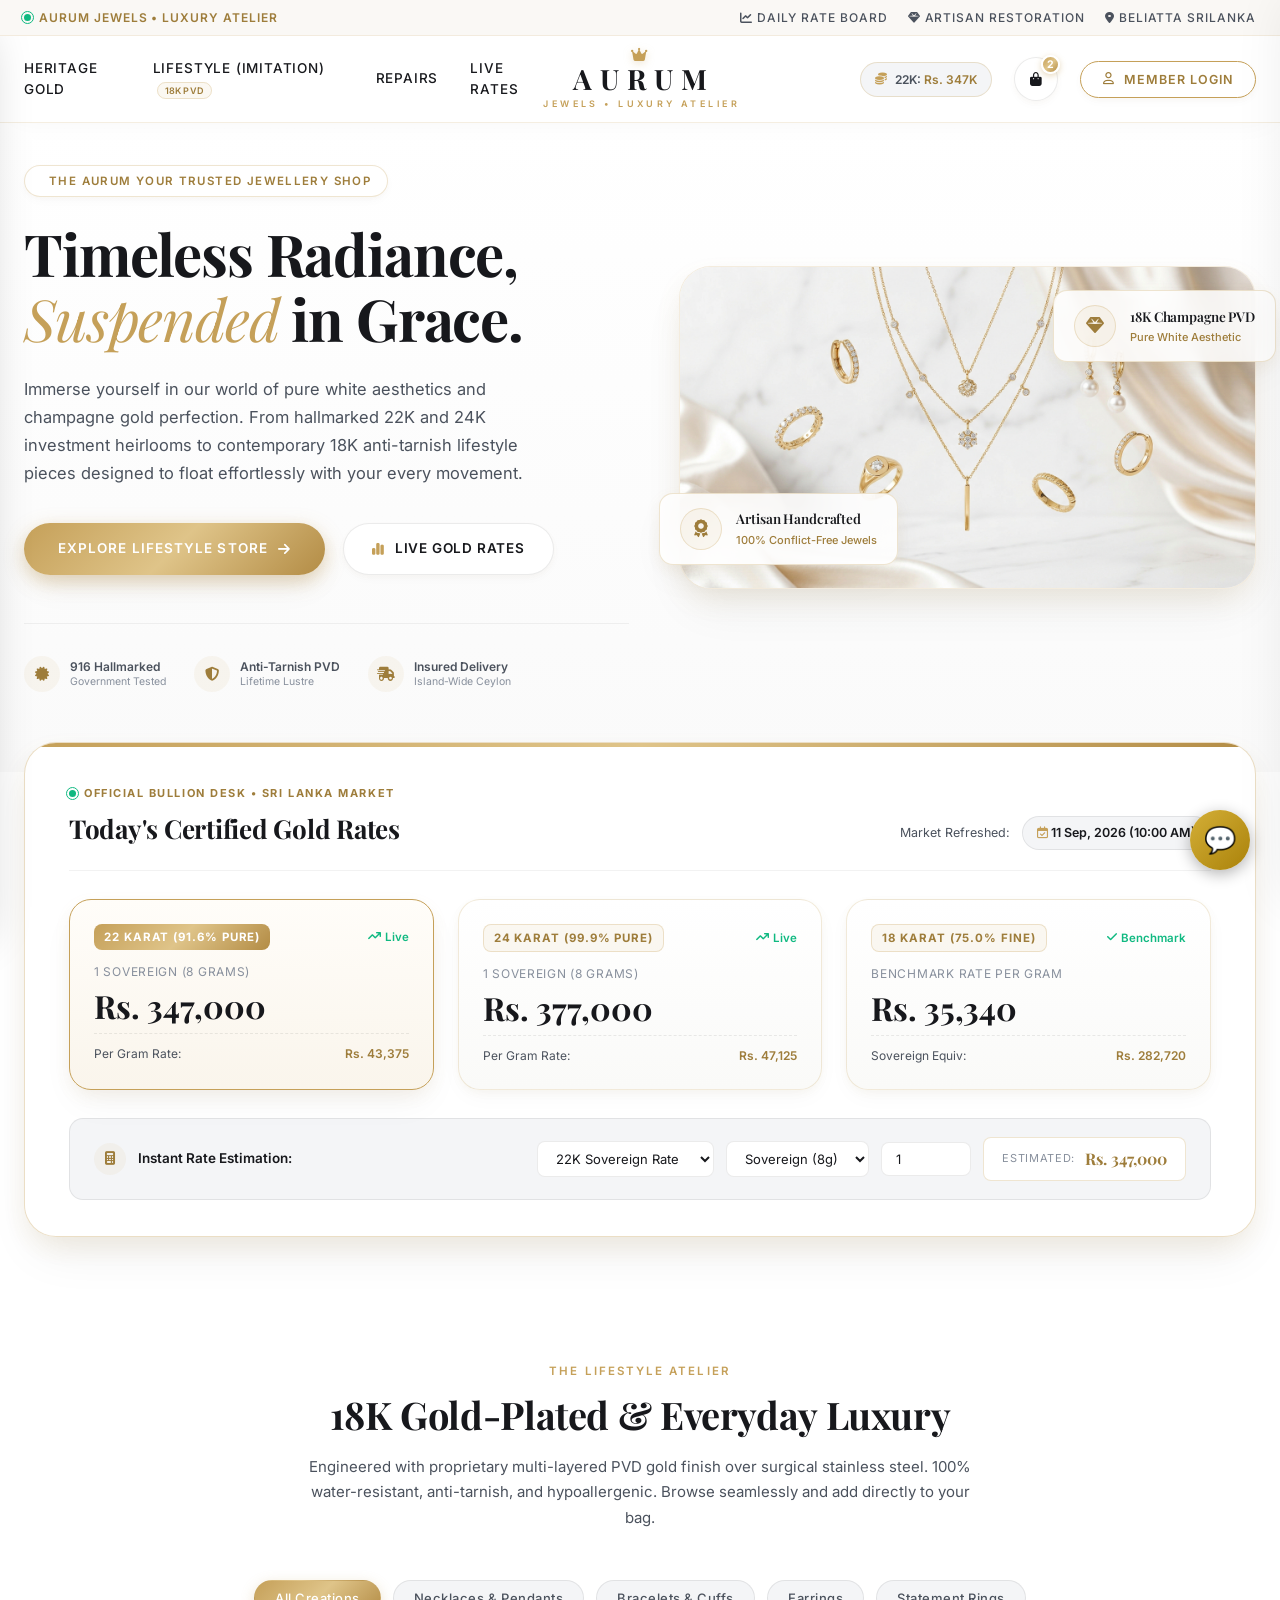
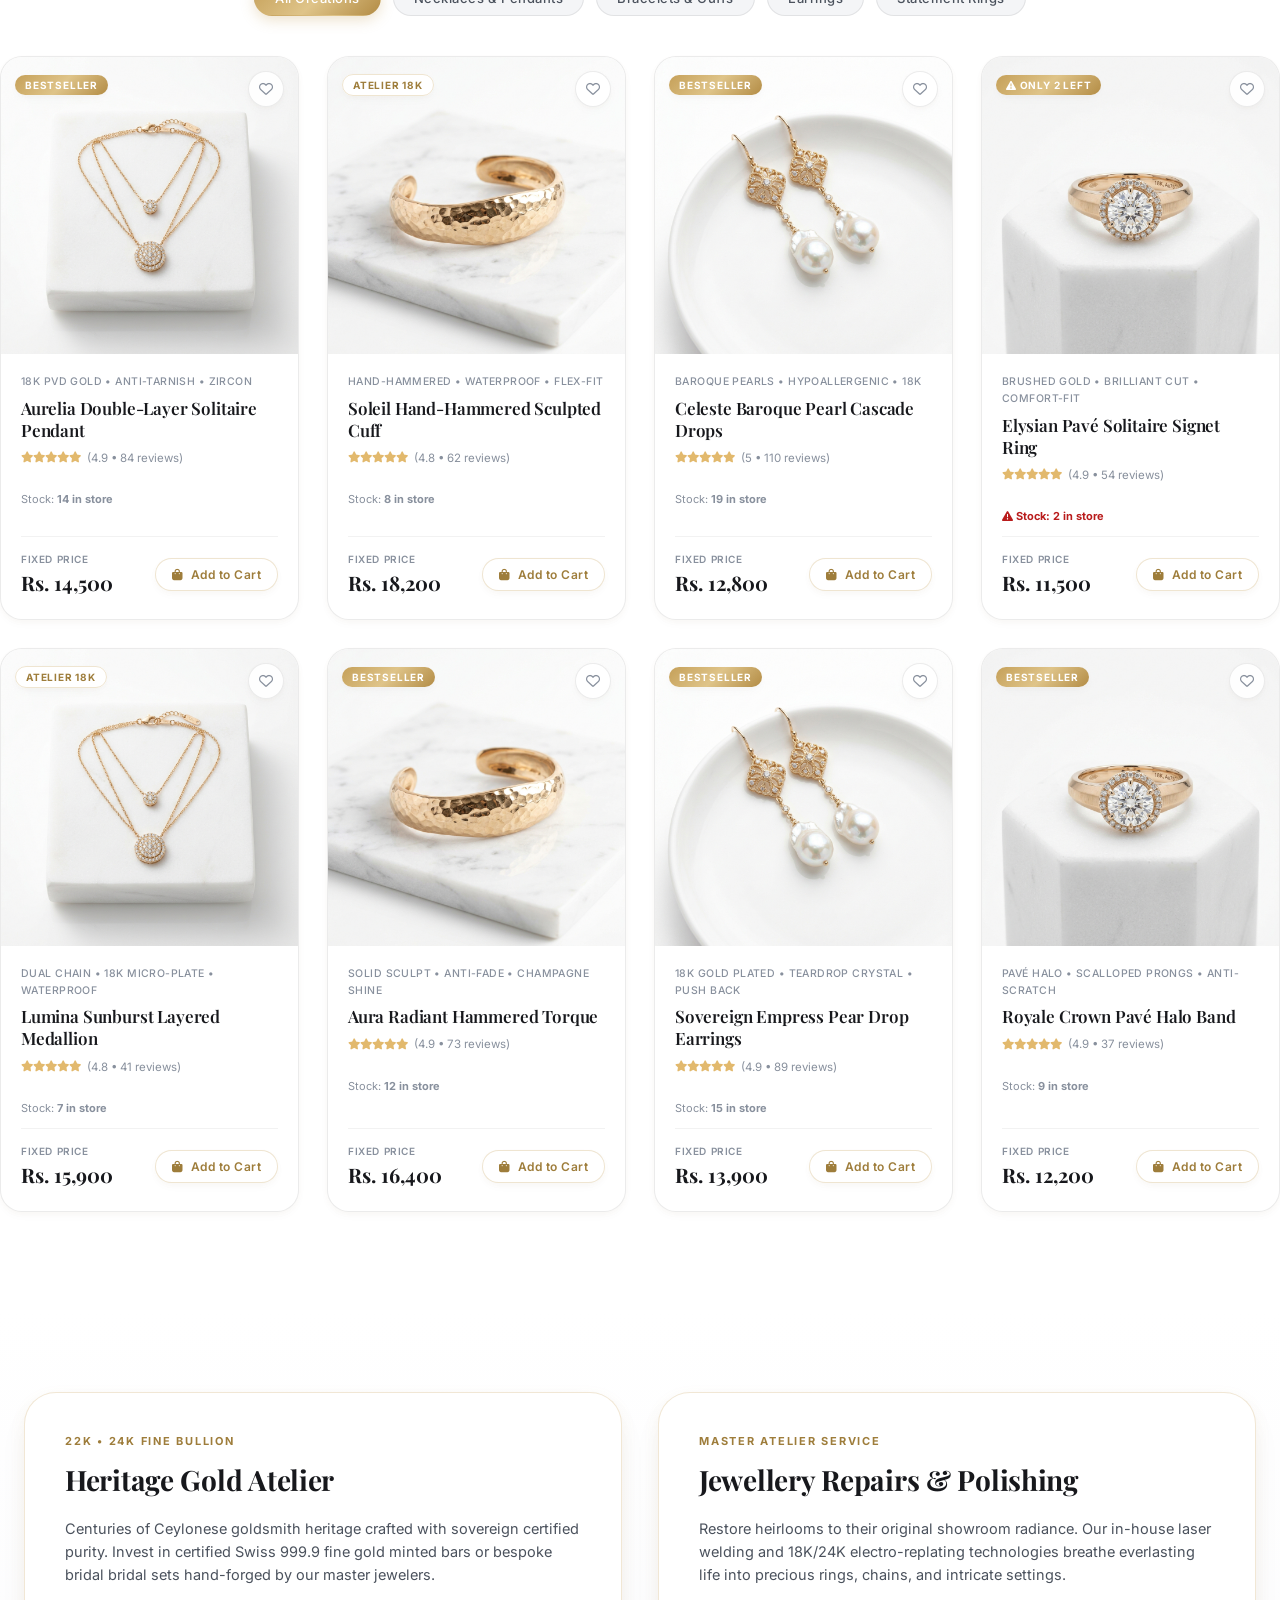
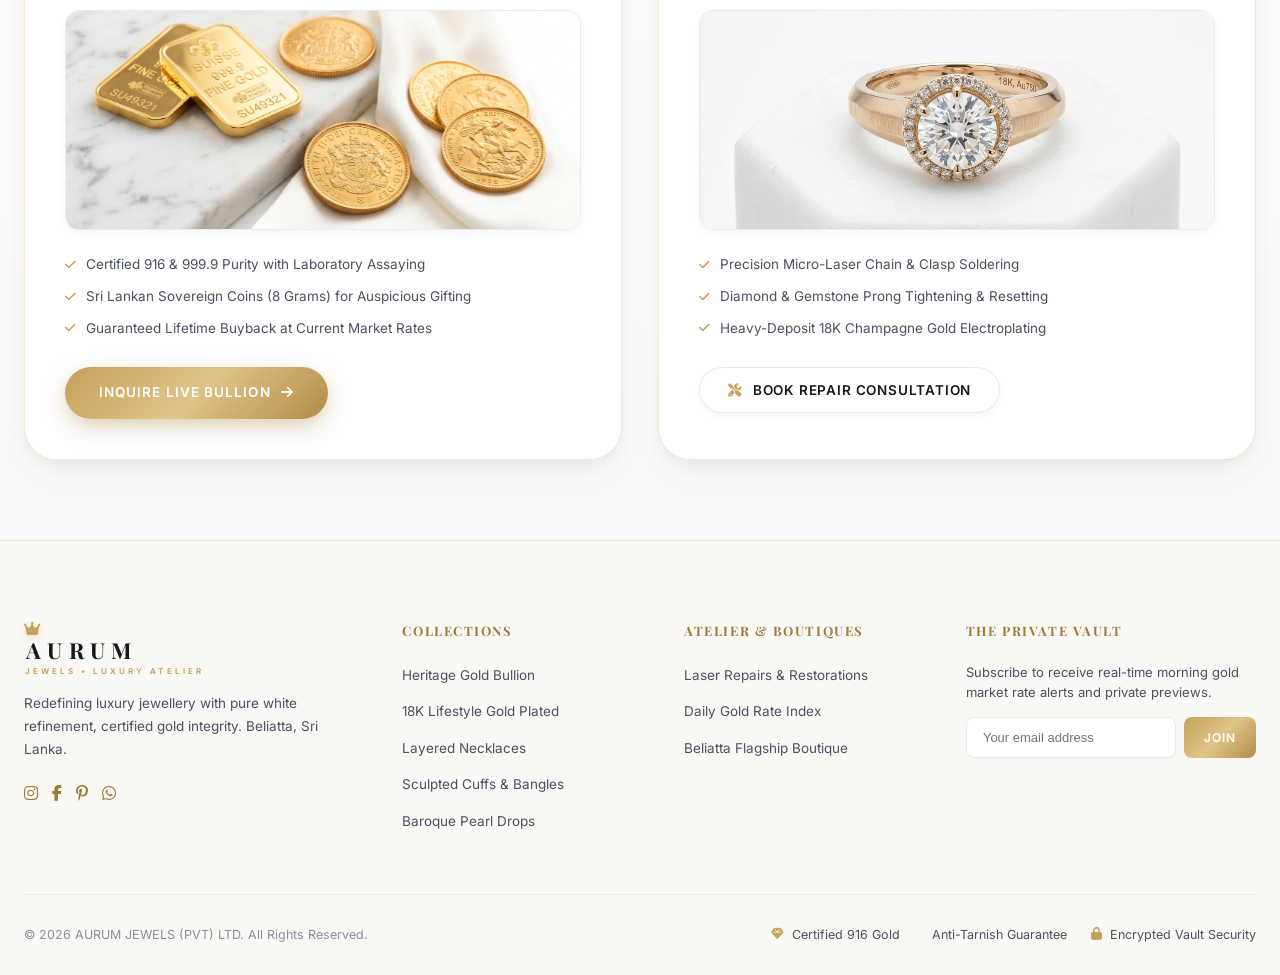
<file: pos.html>
<!DOCTYPE html>
<html lang="en">
<head>
  <meta charset="UTF-8">
  <meta name="viewport" content="width=device-width, initial-scale=1.0">
  <title>AURUM JEWELS | Boutique Point of Sale & Billing</title>
  
  <!-- Font Awesome Icons -->
  <link rel="stylesheet" href="https://cdnjs.cloudflare.com/ajax/libs/font-awesome/6.5.1/css/all.min.css">
  
  <!-- Unified Internal Dashboard Stylesheet -->
  <link rel="stylesheet" href="css/internal.css">

  <!-- jQuery -->
  <script src="https://code.jquery.com/jquery-3.7.1.min.js"></script>
</head>
<body>

<div class="app-wrapper">
  
  <!-- 1. FLOATING MINIMALIST SIDEBAR -->
  <div id="sidebar-container"></div>

  <!-- 2. MAIN VIEWPORT -->
  <div class="main-viewport">
    
    <!-- TOP HEADER BAR -->
    <header class="top-header">
      <div class="header-left">
        <div class="page-breadcrumb">
          <span class="breadcrumb-tag">Flagship Boutique &bull; Counter Register #01</span>
          <h2 class="breadcrumb-title font-serif">Boutique POS / Sales</h2>
        </div>

        <!-- Live Market Spot Rate Quick Bar -->
        <div style="display: flex; gap: 10px; margin-left: 20px;">
          <div class="header-rate-ticker">
            <span style="font-size: 10.5px; text-transform: uppercase;">22K Spot:</span>
            <span class="gold-val" id="pos-spot-22k">Loading...</span>
          </div>
          <div class="header-rate-ticker">
            <span style="font-size: 10.5px; text-transform: uppercase;">24K Spot:</span>
            <span class="gold-val" id="pos-spot-24k">Loading...</span>
          </div>
        </div>
      </div>

      <!-- Header Right Actions -->
      <div class="header-right">
        <!-- Register Status -->
        <span class="status-pill success"><i class="fa-solid fa-circle-check"></i> Register Open</span>

        <!-- Notifications -->
        <button class="header-action-btn" title="Register Drawer">
          <i class="fa-solid fa-cash-register"></i>
        </button>

        <!-- User Profile: Loaded from Auth Session -->
        <div class="user-profile-badge" title="Active Cashier">
          <div class="user-avatar-gold" id="pos-cashier-avatar">AU</div>
          <div class="user-info-text">
            <span class="user-name-title" id="pos-cashier-name">Cashier</span>
            <span class="user-role-tag" id="pos-cashier-role">Boutique Register</span>
          </div>
          <i class="fa-solid fa-chevron-down" style="font-size: 10px; color: var(--text-subtle); margin-left: 4px;"></i>
        </div>
      </div>
    </header>

    <!-- CONTENT BODY: PROFESSIONAL DUAL-PANE BILLING INTERFACE -->
    <div class="pos-viewport-grid">
      
      <!-- LEFT PANE: SEARCHABLE PRODUCT CATALOG WITH TOGGLE -->
      <section class="pos-catalog-pane">
        
        <div class="pos-controls-header">
          <!-- HERITAGE GOLD VS LIFESTYLE IMITATION TOGGLE (Per Requirement) -->
          <div class="pos-mode-toggle-bar">
            <button type="button" class="pos-toggle-tab active" id="btnToggleHeritage" onclick="switchPosCategory('heritage')">
              <i class="fa-solid fa-coins"></i>
              <span>Heritage Gold (Dynamic Rate)</span>
            </button>
            <button type="button" class="pos-toggle-tab" id="btnToggleLifestyle" onclick="switchPosCategory('lifestyle')">
              <i class="fa-solid fa-gem"></i>
              <span>Lifestyle Imitation (Fixed Price)</span>
            </button>
          </div>

          <!-- Search Catalog Input -->
          <div class="global-search-wrap" style="width: 100%;">
            <i class="fa-solid fa-barcode search-icon"></i>
            <input type="text" id="pos-search-input" class="global-search-input" placeholder="Scan barcode or type jewellery name, SKU, karat..." oninput="filterPosItems()"><!-- AJAX target -->
            <span class="search-shortcut-badge">Scan / Type</span>
          </div>
        </div>

        <!-- Product Grid Items -->
        <div class="pos-grid-items" id="pos-item-grid"><!-- AJAX target -->
          <!-- Injected via JavaScript below -->
        </div>
      </section>

      <!-- RIGHT PANE: 'FLOATING INVOICE' SUMMARY (Boutique Luxury Receipt) -->
      <aside class="pos-receipt-pane">
        <div class="floating-receipt-box">
          
          <!-- Receipt Header -->
          <div class="receipt-header">
            <div style="display: flex; align-items: center; justify-content: center; gap: 8px; margin-bottom: 2px;">
              <i class="fa-solid fa-crown" style="color: var(--gold-primary); font-size: 14px;"></i>
              <h3 class="receipt-header-title font-serif">AURUM JEWELS</h3>
            </div>
            <p class="receipt-header-meta">Colombo Flagship Boutique &bull; Invoice Docket <span id="pos-invoice-docket">#AUR-POS-001</span></p>
          </div>

          <!-- VIP Patron Selection -->
          <div class="receipt-client-row">
            <div style="display: flex; align-items: center; gap: 8px;">
              <i class="fa-solid fa-user-tag" style="color: var(--gold-primary); font-size: 13px;"></i>
              <span style="font-size: 11.5px; text-transform: uppercase; font-weight: 700; color: var(--text-muted);">Patron:</span>
            </div>
            <select id="customer-select" class="receipt-client-select" onchange="applyPatronDiscount()"><!-- AJAX target -->
              <option value="0">Loading Patrons from Database...</option>
            </select>
          </div>

          <!-- Scrollable Receipt Cart Items List -->
          <div class="receipt-items-scroll" id="pos-cart-items"><!-- AJAX target -->
            <!-- Dynamically populated lines -->
          </div>

          <!-- Financial Breakdown -->
          <div class="receipt-breakdown-box">
            <div class="breakdown-row">
              <span>Subtotal Gross:</span>
              <span id="bill-subtotal" class="breakdown-val-sans"><!-- AJAX target -->Rs. 0</span>
            </div>
            <div class="breakdown-row">
              <span title="Gold wastage & master-jeweler setting fee">Wastage & Making Charges (8%):</span>
              <span id="bill-making-charges" class="breakdown-val-sans"><!-- AJAX target -->Rs. 0</span>
            </div>
            <div class="breakdown-row" style="color: #059669;">
              <span>VIP Privilege Discount (5%):</span>
              <span id="bill-discount" class="breakdown-val-sans"><!-- AJAX target -->- Rs. 0</span>
            </div>

            <!-- PROMINENT SANS-SERIF HIGH-CONTRAST GRAND TOTAL (Per Requirement) -->
            <div class="receipt-grand-total-row">
              <div>
                <span class="grand-total-label">Grand Total:</span>
                <span style="display: block; font-size: 10px; color: var(--text-muted); text-transform: uppercase; margin-top: 2px;">Net Payable in LKR</span>
              </div>
              <div id="grand-total" class="grand-total-amount-sans"><!-- AJAX target -->Rs. 0</div>
            </div>
          </div>

          <!-- Checkout & Payment Method Actions -->
          <div class="receipt-actions-footer">
            <div style="display: grid; grid-template-columns: repeat(3, 1fr); gap: 8px;">
              <button type="button" class="btn-white-outline payment-method-btn selected" data-payment-method="CASH" onclick="selectPosPaymentMethod('CASH')" style="font-size: 11.5px; padding: 7px; justify-content: center;" aria-pressed="true">
                <i class="fa-solid fa-money-bill"></i> Cash
              </button>
              <button type="button" class="btn-white-outline payment-method-btn" data-payment-method="CARD" onclick="selectPosPaymentMethod('CARD')" style="font-size: 11.5px; padding: 7px; justify-content: center;" aria-pressed="false">
                <i class="fa-solid fa-credit-card"></i> Card
              </button>
              <button type="button" class="btn-white-outline payment-method-btn" data-payment-method="WIRE" onclick="selectPosPaymentMethod('WIRE')" style="font-size: 11.5px; padding: 7px; justify-content: center;" aria-pressed="false">
                <i class="fa-solid fa-building-columns"></i> Wire
              </button>
            </div>

            <button id="btn-complete-sale" class="btn-gold-primary" onclick="processSaleInvoice()" style="justify-content: center; width: 100%; padding: 15px; font-size: 14px; font-weight: 700;"><!-- AJAX target -->
              <i class="fa-solid fa-file-invoice-dollar"></i>
              <span>Generate Invoice & Complete Sale</span>
            </button>
          </div>

        </div>
      </aside>

    </div>
  </div>
</div>

<!-- PRINT RECEIPT MODAL -->
<div id="receiptModal" style="display: none; position: fixed; top: 0; left: 0; right: 0; bottom: 0; background: rgba(0,0,0,0.3); backdrop-filter: blur(10px); z-index: 100; align-items: center; justify-content: center; padding: 20px;">
  <article id="pos-print-invoice" class="pos-print-invoice" aria-label="Printable sales invoice"></article>
  <div class="receipt-modal-shell" style="background: #FFFFFF; border: 1.5px solid var(--gold-primary); border-radius: var(--radius-xl); box-shadow: var(--shadow-floating-hover); width: 100%; max-width: 440px; padding: 32px; position: relative;">
    <button onclick="document.getElementById('receiptModal').style.display='none'" style="position: absolute; top: 16px; right: 16px; width: 32px; height: 32px; border-radius: 50%; background: #F3F4F6; border: none; display: flex; align-items: center; justify-content: center;">
      <i class="fa-solid fa-xmark"></i>
    </button>
    <div style="text-align: center; margin-bottom: 18px;">
      <i class="fa-solid fa-circle-check" style="font-size: 34px; color: #10B981; margin-bottom: 10px;"></i>
      <h3 class="font-serif" style="font-size: 22px;">Sale Successfully Recorded</h3>
      <p style="font-size: 12px; color: var(--text-muted);" id="receiptModalSubtext">Invoice issued and audited</p>
    </div>
    <div id="receiptModalContent" style="background: var(--bg-light-gray); border: 1px dashed var(--border-gold); padding: 16px; border-radius: var(--radius-md); margin-bottom: 20px; font-size: 13px;">
    </div>
    <div style="display: flex; gap: 10px;">
      <button class="btn-white-outline" style="flex: 1; justify-content: center;" onclick="printPosInvoice()">
        <i class="fa-solid fa-print"></i> Print Receipt
      </button>
      <button class="btn-gold-primary" style="flex: 1; justify-content: center;" onclick="document.getElementById('receiptModal').style.display='none'; resetPosBill();">
        <i class="fa-solid fa-plus"></i> New Transaction
      </button>
    </div>
  </div>
</div>

<!-- AURUM Shared Utilities + POS Logic -->
<script src="js/common.js"></script>
<script src="js/pos.js"></script>

</body>
</html>
</file>
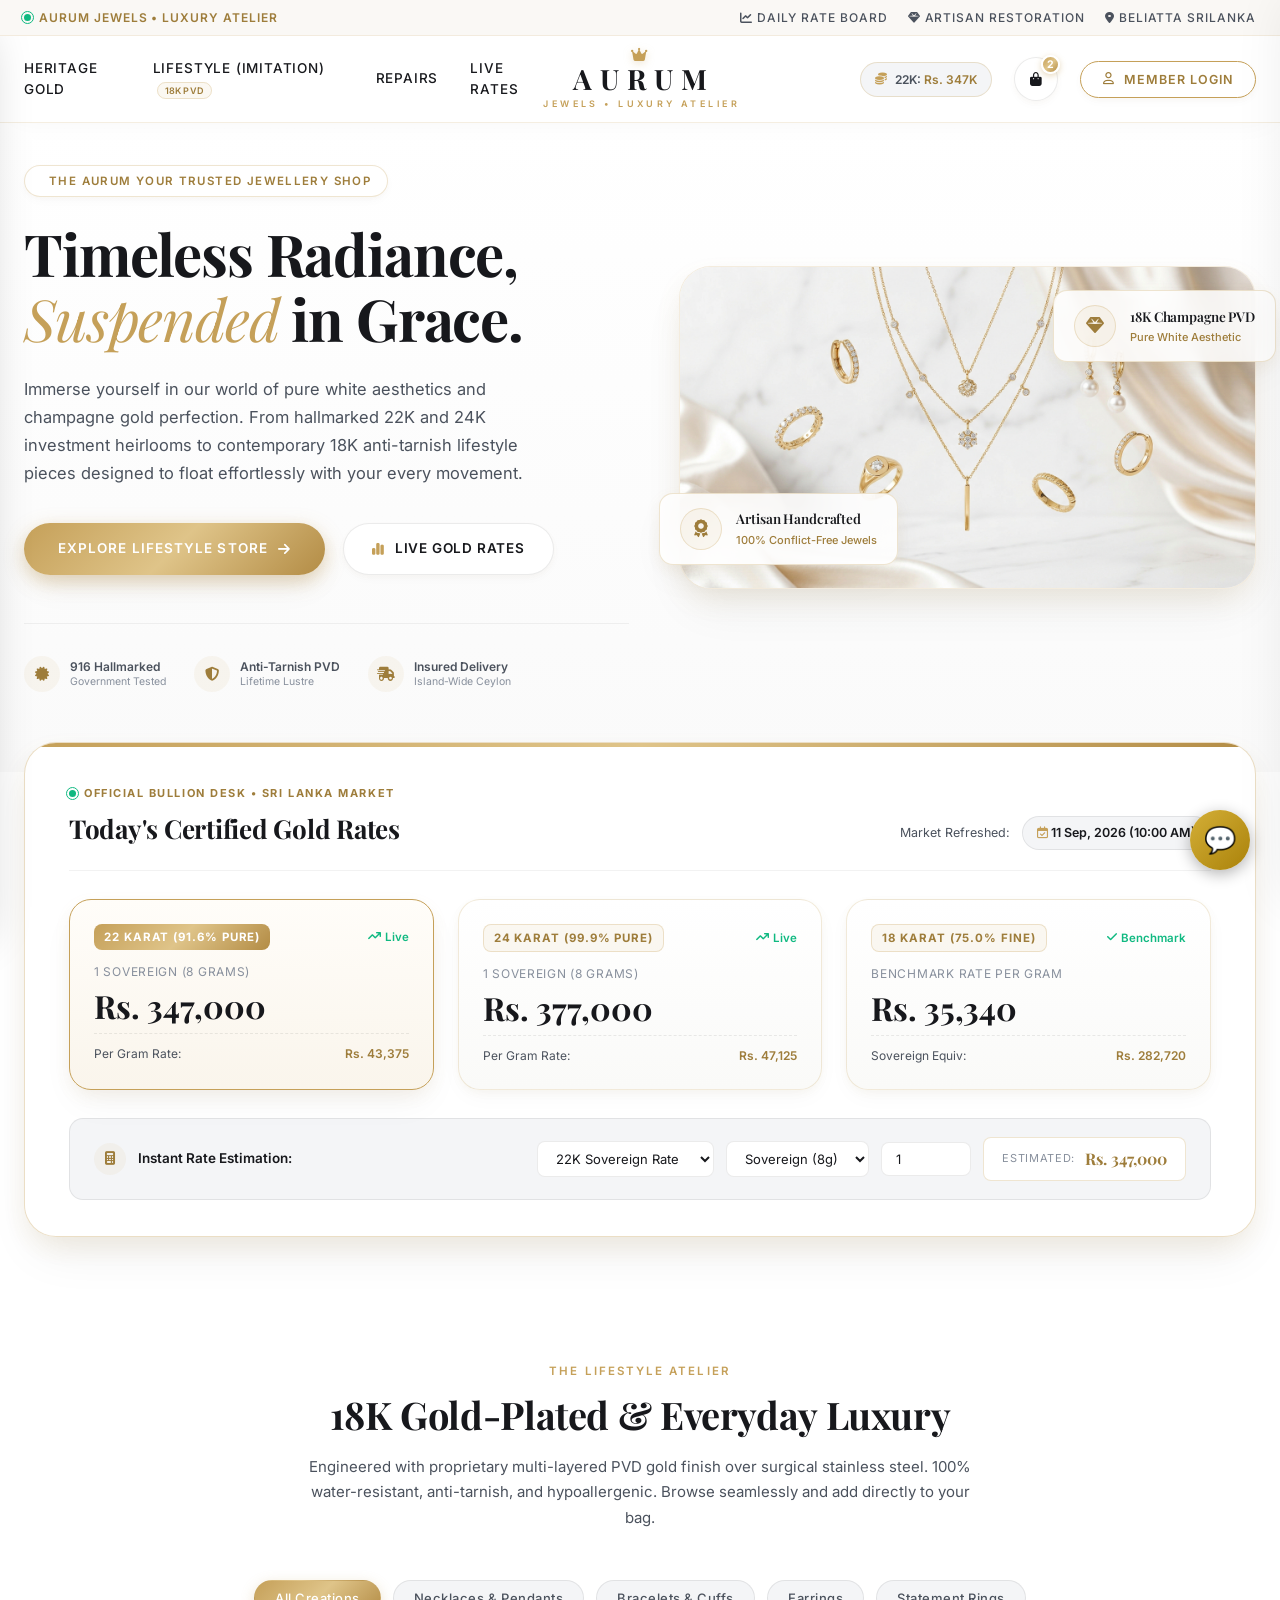
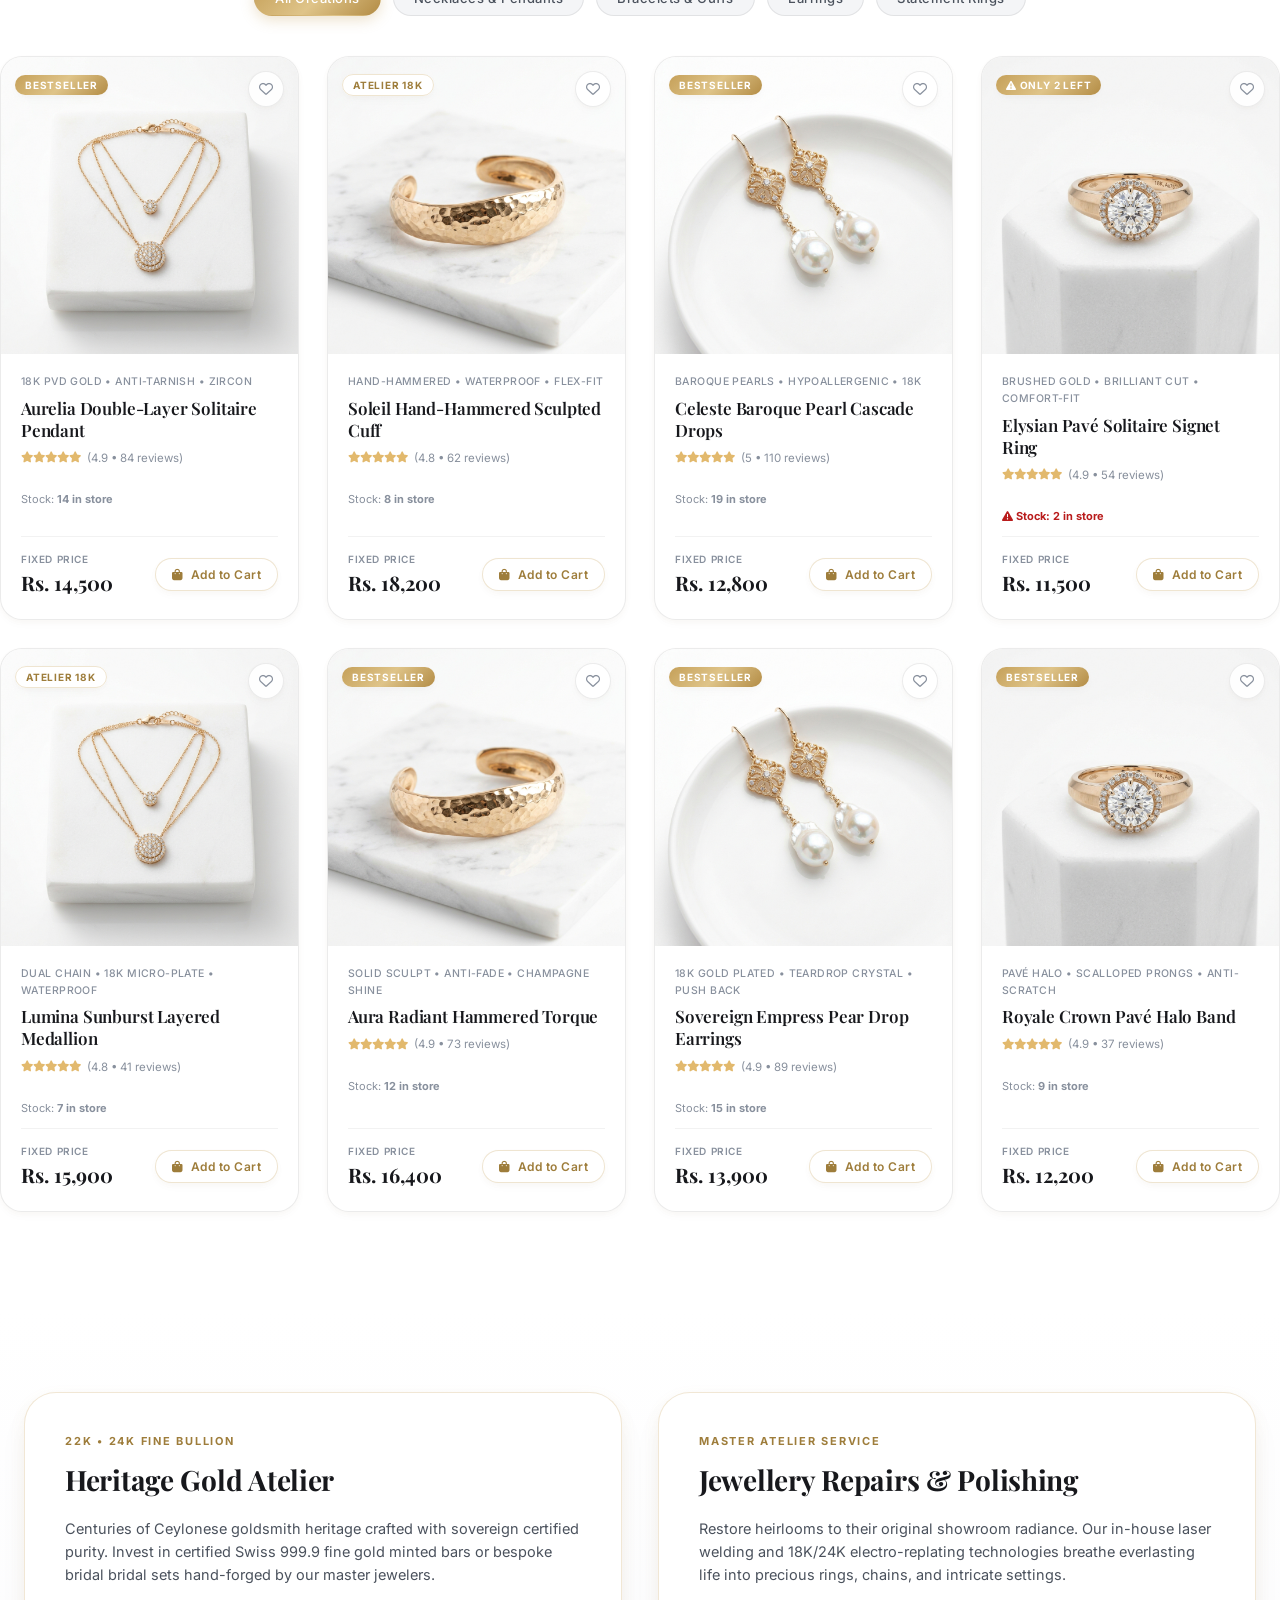
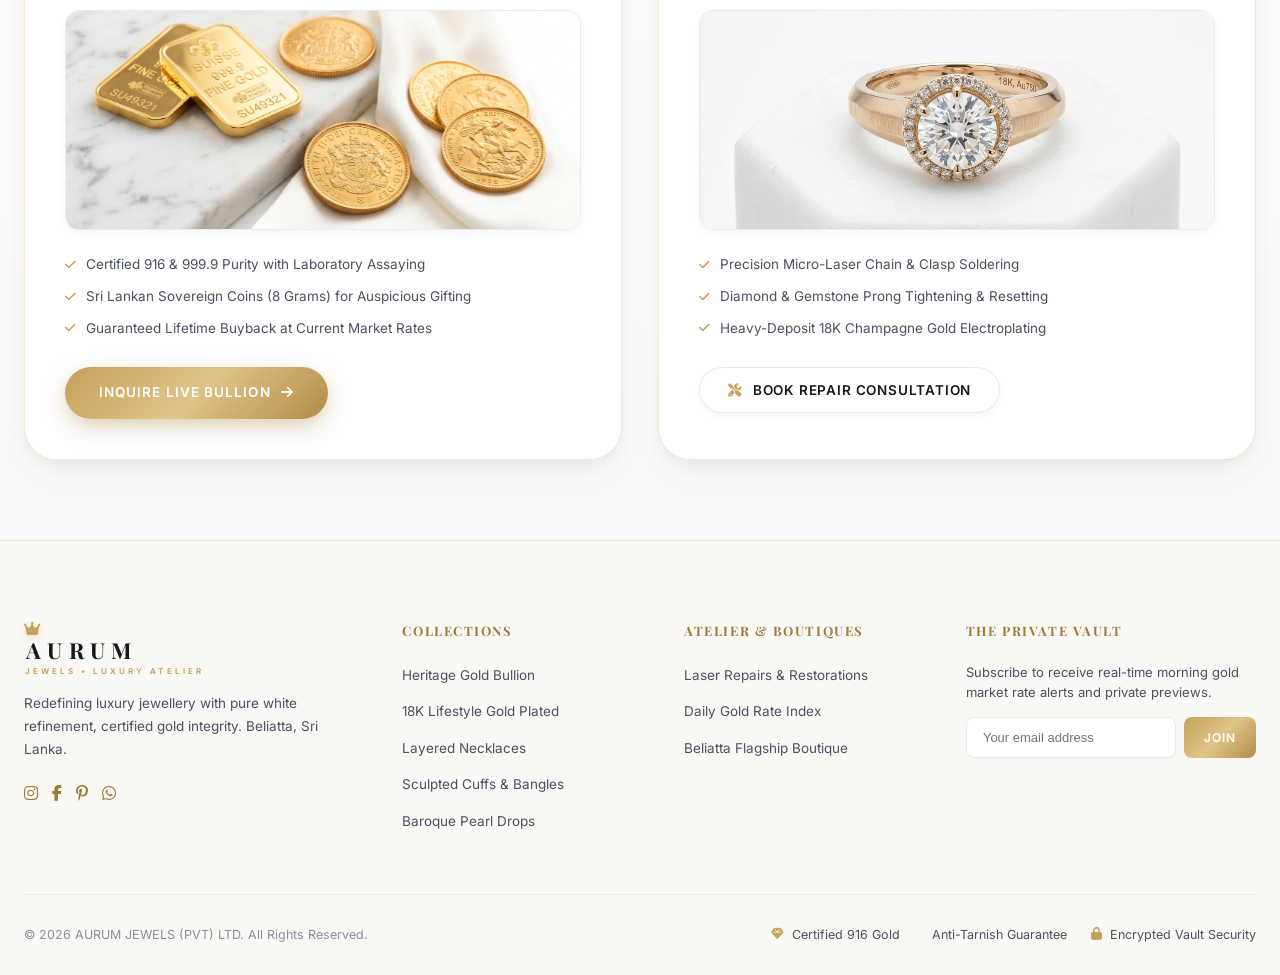
<file: repairs-report.html>
<!DOCTYPE html>
<html lang="en">
<head>
  <meta charset="UTF-8">
  <meta name="viewport" content="width=device-width, initial-scale=1.0">
  <title>AURUM JEWELS | Repair & Restoration Audit Report</title>
  
  <!-- Font Awesome Icons -->
  <link rel="stylesheet" href="https://cdnjs.cloudflare.com/ajax/libs/font-awesome/6.5.1/css/all.min.css">
  
  <!-- Unified Internal Dashboard Stylesheet -->
  <link rel="stylesheet" href="css/internal.css?v=3">
  <style>
    html, body {
      background-color: #FFFFFF !important;
      color: #141518 !important;
    }
  </style>

  <!-- jQuery -->
  <script src="https://code.jquery.com/jquery-3.7.1.min.js"></script>
</head>
<body style="background-color: #FFFFFF !important;">

<div class="app-wrapper">
  
  <!-- 1. FLOATING MINIMALIST SIDEBAR -->
  <div id="sidebar-container"></div>

  <!-- 2. MAIN VIEWPORT -->
  <div class="main-viewport">
    
    <!-- TOP HEADER BAR -->
    <header class="top-header">
      <div class="header-left">
        <div class="page-breadcrumb">
          <span class="breadcrumb-tag">Master Atelier Bench &bull; Official Fiscal Audit</span>
          <h2 class="breadcrumb-title font-serif">Repair &amp; Restoration Report</h2>
        </div>

        <!-- Global Search Bar -->
        <div class="global-search-wrap">
          <i class="fa-solid fa-magnifying-glass search-icon"></i>
          <input type="text" id="report-search-input" class="global-search-input" onkeyup="filterRepairsTable()" placeholder="Search repair docket #, patron, phone, piece..." aria-label="Search Repairs">
          <span class="search-shortcut-badge">Audit</span>
        </div>
      </div>

      <!-- Header Right Actions -->
      <div class="header-right">
        <!-- Live Market Spot Rate Ticker -->
        <div class="header-rate-ticker">
          <i class="fa-solid fa-coins" style="color: var(--gold-primary);"></i>
          <span>22K Spot: <span class="gold-val" id="header-spot-rate">Rs. 43,375/g</span></span>
        </div>

        <a href="repairs.html" class="btn-white-outline" style="font-size: 11.5px; padding: 7px 14px; text-decoration: none; display: flex; align-items: center; gap: 6px;">
          <i class="fa-solid fa-arrow-left"></i>
          <span>Repair Lounge</span>
        </a>

        <!-- User Profile -->
        <div class="user-profile-badge" title="Account Settings">
          <div class="user-avatar-gold">AM</div>
          <div class="user-info-text">
            <span class="user-name-title">Amal Mendis</span>
            <span class="user-role-tag">Admin &bull; Lead Auditor</span>
          </div>
        </div>
      </div>
    </header>

    <!-- CONTENT BODY -->
    <main class="content-body">
      
      <!-- TOP METRICS SUMMARY ROW -->
      <section class="metrics-row-4col" style="margin-bottom: 26px;">
        <!-- Card 1: Total Dockets -->
        <div class="metric-card card-gold-accent-top">
          <div class="metric-top-row">
            <span class="metric-label">Total Restoration Dockets</span>
            <div class="metric-icon-box"><i class="fa-solid fa-screwdriver-wrench"></i></div>
          </div>
          <div class="metric-val-main" id="rep-stat-total">0 Dockets</div>
          <div class="metric-sub-row">
            <span class="trend-badge-gold">All Enqueued Jobs</span>
          </div>
        </div>

        <!-- Card 2: Ready for Handover -->
        <div class="metric-card card-gold-accent-top">
          <div class="metric-top-row">
            <span class="metric-label">Ready for Collection</span>
            <div class="metric-icon-box" style="color:#059669;"><i class="fa-solid fa-circle-check"></i></div>
          </div>
          <div class="metric-val-main" id="rep-stat-ready" style="color:#059669;">0 Pieces</div>
          <div class="metric-sub-row">
            <span class="status-pill success" style="font-size: 10.5px;">Sealed in Vault</span>
          </div>
        </div>

        <!-- Card 3: Active in Melting & Crafting -->
        <div class="metric-card card-gold-accent-top">
          <div class="metric-top-row">
            <span class="metric-label">Active on Bench</span>
            <div class="metric-icon-box"><i class="fa-solid fa-hammer"></i></div>
          </div>
          <div class="metric-val-main" id="rep-stat-crafting">0 Active</div>
          <div class="metric-sub-row">
            <span class="trend-badge-gold">Crucible &amp; Setting</span>
          </div>
        </div>

        <!-- Card 4: Estimated Service Revenue -->
        <div class="metric-card card-gold-accent-top">
          <div class="metric-top-row">
            <span class="metric-label">Estimated Service Revenue</span>
            <div class="metric-icon-box"><i class="fa-solid fa-receipt"></i></div>
          </div>
          <div class="metric-val-main" id="rep-stat-revenue">Rs. 0.00</div>
          <div class="metric-sub-row">
            <span class="trend-badge-up"><i class="fa-solid fa-arrow-trend-up"></i> Invoiced &amp; Accrued</span>
          </div>
        </div>
      </section>

      <!-- AUDITED REPAIRS MASTER TABLE SECTION -->
      <section class="antigravity-card" style="padding: 28px 32px; margin-bottom: 28px;">
        <div style="display: flex; justify-content: space-between; align-items: center; margin-bottom: 20px; flex-wrap: wrap; gap: 14px;">
          <div>
            <div style="display: flex; align-items: center; gap: 8px; margin-bottom: 4px;">
              <span class="status-pill gold"><i class="fa-solid fa-shield-halved"></i> Master Bench Register</span>
              <span style="font-size: 11px; color: var(--text-muted); text-transform: uppercase;">Chronological Handover &amp; Target Completion Audit</span>
            </div>
            <h3 class="card-header-title font-serif" style="font-size: 22px;">Artisan Repairs &amp; Restoration Register</h3>
            <p class="card-header-desc">Complete audit of intake handover dates, target delivery schedules, patron contacts, service fees, and automated email updates</p>
          </div>

          <div style="display: flex; gap: 10px; align-items: center; flex-wrap: wrap;">
            <!-- Stage Filter Pills -->
            <div style="display: flex; background: var(--bg-light-gray); padding: 4px; border-radius: var(--radius-full); border: 1px solid var(--border-light);">
              <button class="stage-filter-btn active" data-stage="ALL" onclick="filterByStage('ALL', this)" style="border: none; padding: 6px 14px; font-size: 11.5px; border-radius: var(--radius-full); background: #FFF; box-shadow: var(--shadow-floating-sm); color: var(--gold-deep); font-weight: 700; cursor: pointer;">All</button>
              <button class="stage-filter-btn" data-stage="Received" onclick="filterByStage('Received', this)" style="border: none; padding: 6px 14px; font-size: 11.5px; border-radius: var(--radius-full); background: transparent; color: var(--text-muted); cursor: pointer;">Received</button>
              <button class="stage-filter-btn" data-stage="Melting" onclick="filterByStage('Melting', this)" style="border: none; padding: 6px 14px; font-size: 11.5px; border-radius: var(--radius-full); background: transparent; color: var(--text-muted); cursor: pointer;">Melting</button>
              <button class="stage-filter-btn" data-stage="Crafting" onclick="filterByStage('Crafting', this)" style="border: none; padding: 6px 14px; font-size: 11.5px; border-radius: var(--radius-full); background: transparent; color: var(--text-muted); cursor: pointer;">Crafting</button>
              <button class="stage-filter-btn" data-stage="Ready" onclick="filterByStage('Ready', this)" style="border: none; padding: 6px 14px; font-size: 11.5px; border-radius: var(--radius-full); background: transparent; color: var(--text-muted); cursor: pointer;">Ready</button>
            </div>

            <button class="btn-white-outline" style="font-size: 12px; padding: 8px 16px;" onclick="loadRepairsReport();">
              <i class="fa-solid fa-rotate"></i> Refresh
            </button>
            <button class="btn-gold-primary" style="font-size: 12px; padding: 8px 16px;" onclick="window.print();">
              <i class="fa-solid fa-print"></i> Print Report
            </button>
          </div>
        </div>

        <div class="table-responsive">
          <table class="luxury-data-table" id="repairs-report-table">
            <thead>
              <tr>
                <th>Docket #</th>
                <th>Patron / Client</th>
                <th>Jewellery Item &amp; Scope</th>
                <th>Date Handed Over</th>
                <th>Target Completion</th>
                <th>Service Fee (LKR)</th>
                <th>Phase Status</th>
                <th>Auto-Email Notification</th>
                <th style="text-align: right;">Service Docket</th>
              </tr>
            </thead>
            <tbody id="repairs-report-tbody">
              <!-- Dynamically populated via repairs-report.js -->
            </tbody>
          </table>
        </div>
      </section>

    </main>
  </div>
</div>

<!-- DETAILED REPAIR SERVICE DOCKET MODAL -->
<div id="repairDocketModal" style="display: none; position: fixed; top: 0; left: 0; right: 0; bottom: 0; background: rgba(0,0,0,0.45); backdrop-filter: blur(8px); z-index: 1000; align-items: center; justify-content: center; padding: 20px;">
  <div style="background: #FFFFFF; border: 1.5px solid var(--gold-primary); border-radius: var(--radius-xl); box-shadow: var(--shadow-floating-hover); width: 100%; max-width: 540px; max-height: 90vh; overflow-y: auto; padding: 30px; position: relative;">
    <button onclick="document.getElementById('repairDocketModal').style.display='none'" style="position: absolute; top: 16px; right: 16px; width: 32px; height: 32px; border-radius: 50%; background: #F3F4F6; border: none; display: flex; align-items: center; justify-content: center; cursor: pointer;">
      <i class="fa-solid fa-xmark"></i>
    </button>
    <div id="repairDocketModalBody"></div>
    <div style="display: flex; gap: 10px; margin-top: 20px;">
      <button class="btn-white-outline" style="flex: 1; justify-content: center;" onclick="document.getElementById('repairDocketModal').style.display='none'">
        Close
      </button>
      <button class="btn-gold-primary" style="flex: 1; justify-content: center;" onclick="window.print()">
        <i class="fa-solid fa-print"></i> Print Official Docket
      </button>
    </div>
  </div>
</div>

<!-- AURUM Shared Utilities + Repairs Report Logic -->
<script src="js/common.js"></script>
<script src="js/repairs-report.js"></script>

</body>
</html>
</file>
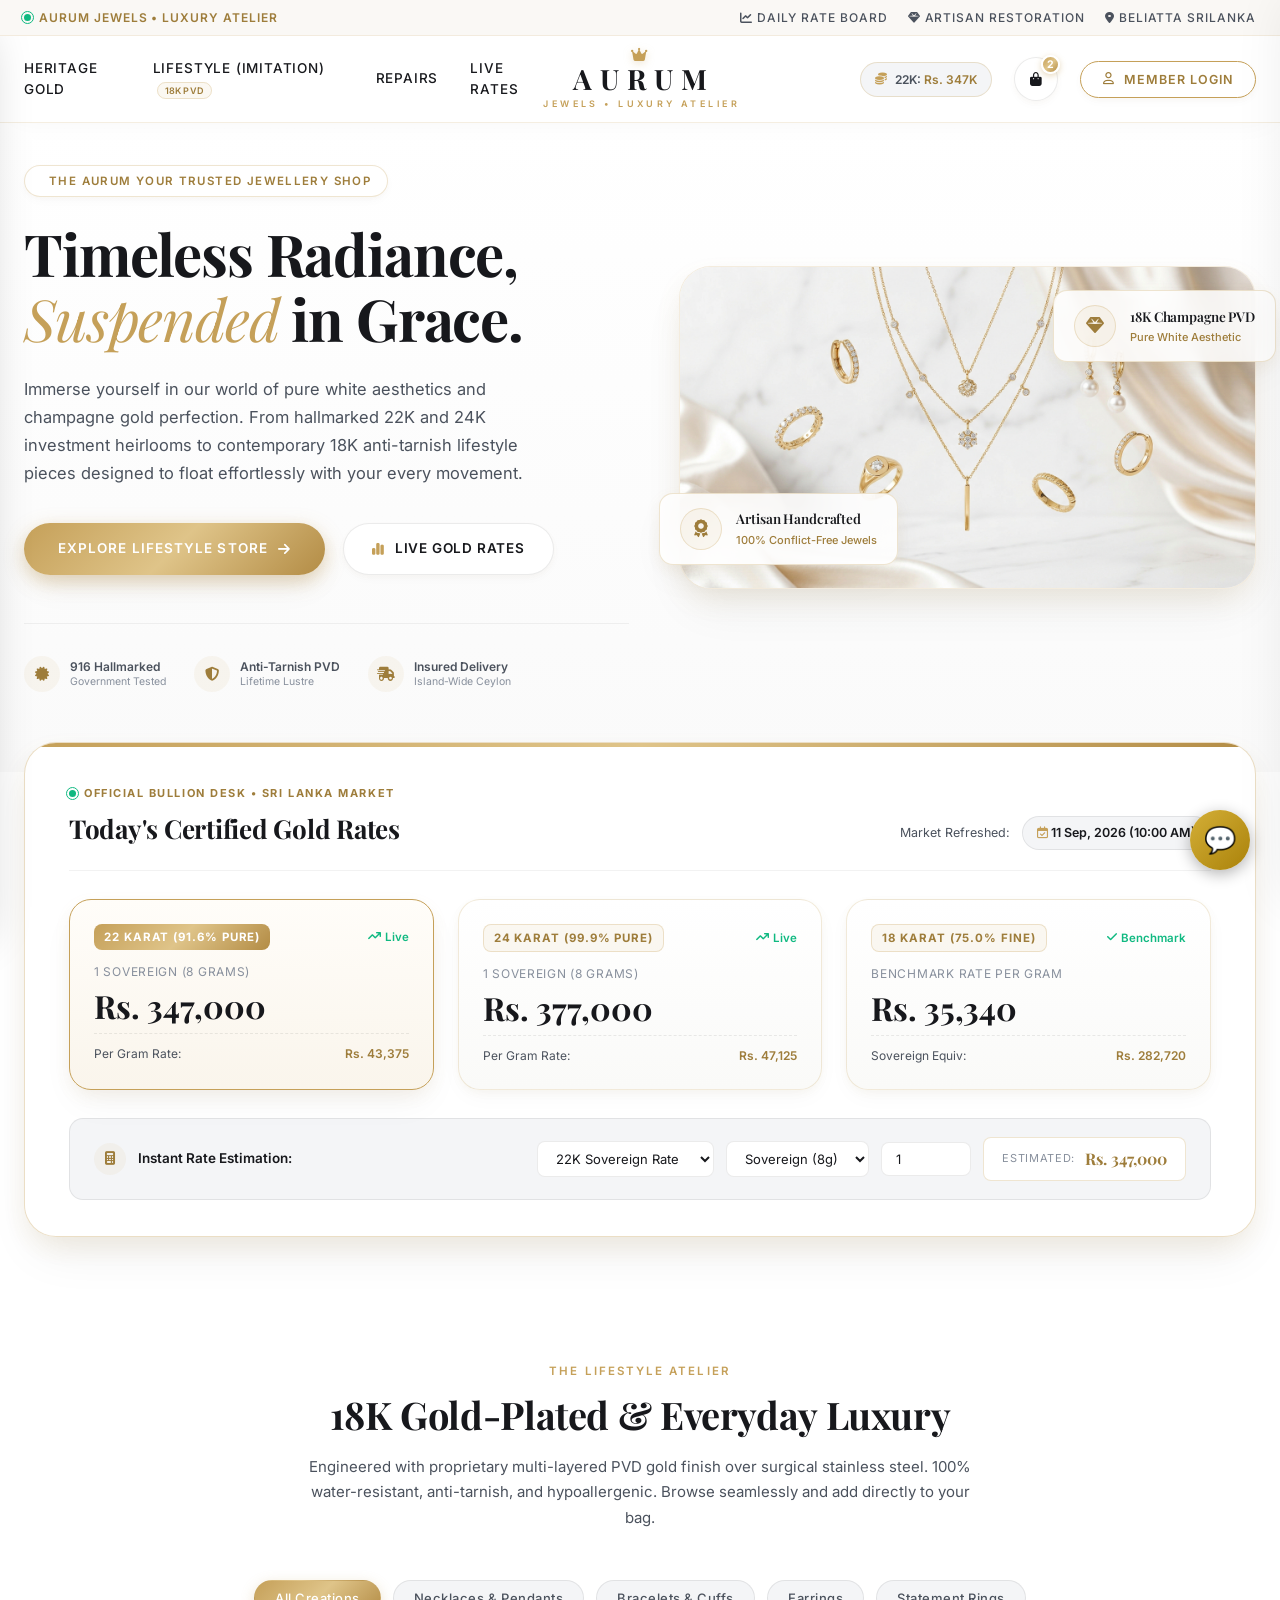
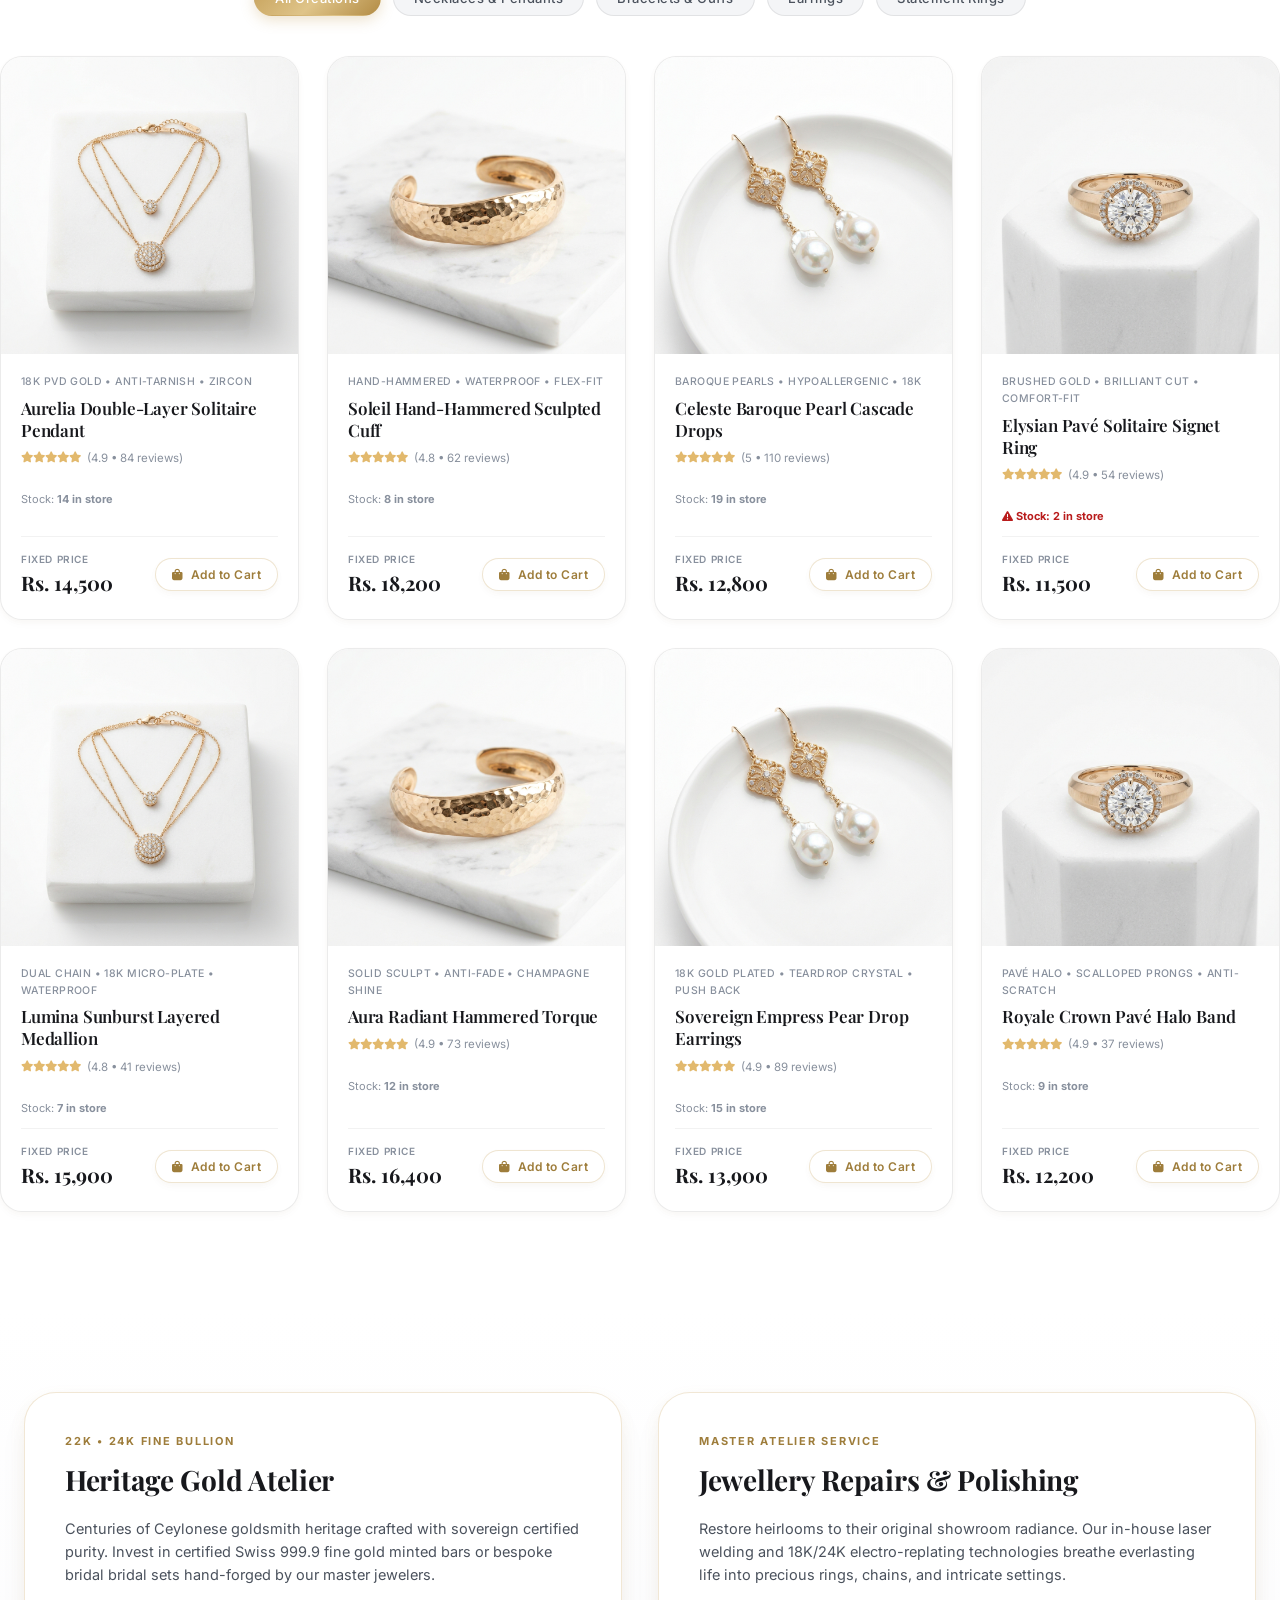
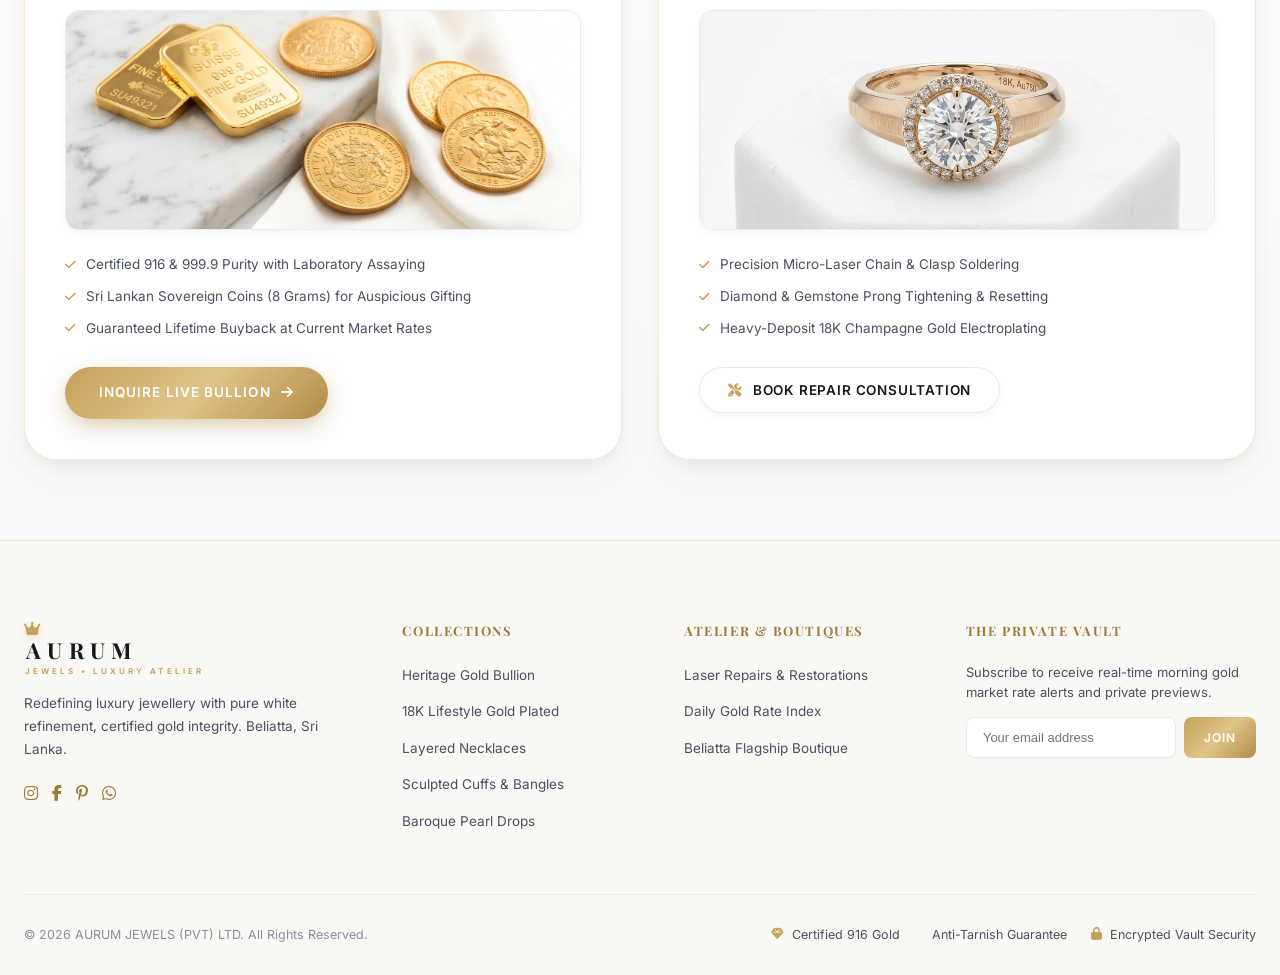
<file: repairs.html>
<!DOCTYPE html>
<html lang="en">
<head>
  <meta charset="UTF-8">
  <meta name="viewport" content="width=device-width, initial-scale=1.0">
  <title>AURUM JEWELS | Repair Lounge & Master Restoration</title>
  
  <!-- Font Awesome Icons -->
  <link rel="stylesheet" href="https://cdnjs.cloudflare.com/ajax/libs/font-awesome/6.5.1/css/all.min.css">
  
  <!-- Unified Internal Dashboard Stylesheet -->
  <link rel="stylesheet" href="css/internal.css?v=2">
  <style>
    html, body {
      background-color: #FFFFFF !important;
      color: #141518 !important;
    }
  </style>

  <!-- jQuery -->
  <script src="https://code.jquery.com/jquery-3.7.1.min.js"></script>
</head>
<body style="background-color: #FFFFFF !important;">

<div class="app-wrapper">
  
  <!-- 1. FLOATING MINIMALIST SIDEBAR -->
  <div id="sidebar-container"></div>

  <!-- 2. MAIN VIEWPORT -->
  <div class="main-viewport">
    
    <!-- TOP HEADER BAR -->
    <header class="top-header">
      <div class="header-left">
        <div class="page-breadcrumb">
          <span class="breadcrumb-tag">Master Atelier Bench &bull; Restoration Lounge</span>
          <h2 class="breadcrumb-title font-serif">Repair Management</h2>
        </div>

        <!-- Global Search Bar -->
        <div class="global-search-wrap">
          <i class="fa-solid fa-magnifying-glass search-icon"></i>
          <input type="text" class="global-search-input" placeholder="Search repair ticket, patron, item, metal..." aria-label="Global Search">
          <span class="search-shortcut-badge">⌘K</span>
        </div>
      </div>

      <!-- Header Right Actions -->
      <div class="header-right">
        <!-- Live Market Spot Rate Ticker -->
        <div class="header-rate-ticker">
          <i class="fa-solid fa-coins" style="color: var(--gold-primary);"></i>
          <span>22K Spot: <span class="gold-val">Rs. 43,375/g</span></span>
        </div>

        <!-- Notifications -->
        <button class="header-action-btn" title="Bench Alerts">
          <i class="fa-regular fa-bell"></i>
          <span class="header-badge-dot"></span>
        </button>

        <!-- User Profile: Amal Mendis - Admin -->
        <div class="user-profile-badge" title="Account Settings">
          <div class="user-avatar-gold">AM</div>
          <div class="user-info-text">
            <span class="user-name-title">Amal Mendis</span>
            <span class="user-role-tag">Admin &bull; Atelier Director</span>
          </div>
          <i class="fa-solid fa-chevron-down" style="font-size: 10px; color: var(--text-subtle); margin-left: 4px;"></i>
        </div>
      </div>
    </header>

    <!-- CONTENT BODY (Pure White with Light Gray Nuances) -->
    <main class="content-body">
      
      <!-- TOP METRICS SUMMARY ROW (Antigravity Floating Style) -->
      <section class="metrics-row-4col" style="margin-bottom: 26px;">
        <div class="metric-card">
          <div class="metric-top-row">
            <span class="metric-label">Active Bench Dockets</span>
            <div class="metric-icon-box"><i class="fa-solid fa-screwdriver-wrench"></i></div>
          </div>
          <div class="metric-val-main" id="stat-repairs">—</div>
          <div class="metric-sub-row">
            <span class="trend-badge-up"><i class="fa-solid fa-fire-flame-curved"></i> Live</span>
          </div>
        </div>

        <div class="metric-card">
          <div class="metric-top-row">
            <span class="metric-label">Ready for Pickup</span>
            <div class="metric-icon-box"><i class="fa-solid fa-circle-check"></i></div>
          </div>
          <div class="metric-val-main" id="stat-repairs-ready" style="color: #059669;">—</div>
          <div class="metric-sub-row">
            <span class="status-pill success" style="font-size: 10.5px;">Vault Sealed</span>
          </div>
        </div>

        <div class="metric-card">
          <div class="metric-top-row">
            <span class="metric-label">In Crafting &amp; Melting</span>
            <div class="metric-icon-box"><i class="fa-solid fa-hammer"></i></div>
          </div>
          <div class="metric-val-main" id="stat-repairs-crafting">—</div>
          <div class="metric-sub-row">
            <span class="trend-badge-gold">Benches 1 &bull; 2 &bull; 3</span>
          </div>
        </div>

        <div class="metric-card">
          <div class="metric-top-row">
            <span class="metric-label">Estimated Service Revenue</span>
            <div class="metric-icon-box"><i class="fa-solid fa-receipt"></i></div>
          </div>
          <div class="metric-val-main" id="stat-repairs-revenue">Rs. 0.00</div>
          <div class="metric-sub-row">
            <span class="trend-badge-up"><i class="fa-solid fa-arrow-trend-up"></i> Live</span>
          </div>
        </div>
      </section>

      <!-- REPAIR LOUNGE CONTROLS & FILTER STRIP -->
      <div style="display: flex; justify-content: space-between; align-items: center; margin-bottom: 22px; flex-wrap: wrap; gap: 14px;">
        <div style="display: flex; gap: 8px; flex-wrap: wrap;">
          <button class="btn-white-outline" style="background: var(--gold-gradient); color: #FFF; border-color: transparent; font-size: 12px; padding: 8px 18px;">
            All Restorations (24)
          </button>
          <button class="btn-white-outline" style="font-size: 12px; padding: 8px 16px;">
            Stage 1: Received (3)
          </button>
          <button class="btn-white-outline" style="font-size: 12px; padding: 8px 16px;">
            Stage 2: Melting (5)
          </button>
          <button class="btn-white-outline" style="font-size: 12px; padding: 8px 16px;">
            Stage 3: Crafting (9)
          </button>
          <button class="btn-white-outline" style="font-size: 12px; padding: 8px 16px;">
            Stage 4: Ready (7)
          </button>
        </div>

        <div style="display: flex; gap: 10px; align-items: center; flex-wrap: wrap;">
          <a href="repairs-report.html" class="btn-white-outline" style="font-size: 12px; padding: 9px 18px; display: inline-flex; align-items: center; gap: 8px; text-decoration: none;">
            <i class="fa-solid fa-chart-pie" style="color: var(--gold-deep);"></i>
            <span>View Repairs Report</span>
          </a>
          <button class="btn-gold-primary" id="btn-intake-repair" onclick="openNewRepairModal();" style="font-size: 12px; padding: 9px 20px;"><!-- AJAX target -->
            <i class="fa-solid fa-plus"></i>
            <span>Intake New Repair Docket</span>
          </button>
        </div>
      </div>

      <!-- ACTIVE REPAIRS AS HORIZONTAL FLOATING CARDS (Per Requirement) -->
      <section class="repairs-list-container" id="repairs-list-container"><!-- AJAX target -->
        <!-- Hidden table body for standard jQuery AJAX table integrations -->
        <table style="display: none;"><tbody id="repairs-table-body"><!-- AJAX target --></tbody></table>
        <!-- Real repair cards are injected here by repairs.js on page load -->
      </section>

    </main>
  </div>
</div>

<!-- NEW REPAIR DOCKET MODAL -->
<div id="repairModal" style="display: none; position: fixed; top: 0; left: 0; right: 0; bottom: 0; background: rgba(0,0,0,0.45); backdrop-filter: blur(12px); z-index: 1000; align-items: center; justify-content: center; padding: 20px;">
  <div style="background: #FFFFFF; border: 1.5px solid var(--gold-primary); border-radius: var(--radius-xl); box-shadow: var(--shadow-floating-hover); width: 100%; max-width: 540px; max-height: 92vh; overflow-y: auto; padding: 32px; position: relative;">
    <button onclick="closeNewRepairModal()" style="position: absolute; top: 18px; right: 18px; width: 32px; height: 32px; border-radius: 50%; background: #F9FAFB; border: 1px solid var(--border-light); display: flex; align-items: center; justify-content: center; cursor: pointer;">
      <i class="fa-solid fa-xmark"></i>
    </button>
    <div style="text-align: center; margin-bottom: 20px;">
      <i class="fa-solid fa-screwdriver-wrench" style="color: var(--gold-primary); font-size: 24px; margin-bottom: 6px;"></i>
      <h3 class="font-serif" style="font-size: 22px; font-weight: 700;">Intake Repair Docket</h3>
      <p style="font-size: 12px; color: var(--text-muted);">Auto-registers customer and enqueues piece for atelier master bench</p>
    </div>

    <div style="font-size: 11.5px; color: var(--gold-deep); background: #FAF9F6; border: 1px solid var(--border-gold); padding: 10px 14px; border-radius: 8px; margin-bottom: 16px; line-height: 1.45;">
      <i class="fa-solid fa-circle-check" style="margin-right: 4px;"></i>
      <strong>Automated Patron Registration:</strong> New patrons are automatically enrolled into the database. Email notifications are automatically dispatched on every status milestone if email is provided.
    </div>

    <form id="form-repair-docket" onsubmit="event.preventDefault(); registerRepair();">
      <!-- Patron Details Section -->
      <div style="margin-bottom: 14px;">
        <span style="display:block; font-size: 11px; font-weight: 800; text-transform: uppercase; color: var(--gold-deep); letter-spacing: 0.05em; margin-bottom: 8px;">
          <i class="fa-solid fa-user-tag"></i> 1. Patron Information
        </span>
        <div style="display: grid; grid-template-columns: 1fr 1fr; gap: 10px; margin-bottom: 10px;">
          <div>
            <label style="display:block; font-size: 11px; font-weight: 700; text-transform: uppercase; margin-bottom: 4px; color: var(--text-muted);">Patron Name *</label>
            <input type="text" id="repair-customer-name" class="global-search-input" style="border-radius: var(--radius-md); padding: 9px 12px; background: #FFF;" placeholder="e.g. Lady Vivienne De Silva" required>
          </div>
          <div>
            <label style="display:block; font-size: 11px; font-weight: 700; text-transform: uppercase; margin-bottom: 4px; color: var(--text-muted);">Mobile Number *</label>
            <input type="tel" id="repair-customer-phone" class="global-search-input" style="border-radius: var(--radius-md); padding: 9px 12px; background: #FFF;" placeholder="e.g. +94 77 123 4567" required>
          </div>
        </div>
        <div style="display: grid; grid-template-columns: 1fr 1fr; gap: 10px;">
          <div>
            <label style="display:block; font-size: 11px; font-weight: 700; text-transform: uppercase; margin-bottom: 4px; color: var(--text-muted);">Email Address (Optional)</label>
            <input type="email" id="repair-customer-email" class="global-search-input" style="border-radius: var(--radius-md); padding: 9px 12px; background: #FFF;" placeholder="For auto email updates">
          </div>
          <div>
            <label style="display:block; font-size: 11px; font-weight: 700; text-transform: uppercase; margin-bottom: 4px; color: var(--text-muted);">Address (Optional)</label>
            <input type="text" id="repair-customer-address" class="global-search-input" style="border-radius: var(--radius-md); padding: 9px 12px; background: #FFF;" placeholder="e.g. Colombo 07">
          </div>
        </div>
      </div>

      <!-- Restoration Piece Details -->
      <div style="margin-bottom: 14px; padding-top: 10px; border-top: 1px dashed var(--border-light);">
        <span style="display:block; font-size: 11px; font-weight: 800; text-transform: uppercase; color: var(--gold-deep); letter-spacing: 0.05em; margin-bottom: 8px;">
          <i class="fa-solid fa-gem"></i> 2. Restoration Specifications
        </span>
        <div style="margin-bottom: 10px;">
          <label style="display:block; font-size: 11px; font-weight: 700; text-transform: uppercase; margin-bottom: 4px; color: var(--text-muted);">Jewellery Piece Description *</label>
          <input type="text" id="item-name" class="global-search-input" style="border-radius: var(--radius-md); padding: 9px 12px; background: #FFF;" placeholder="e.g. 22K Solid Gold Filigree Choker" required>
        </div>
        <div style="margin-bottom: 10px;">
          <label style="display:block; font-size: 11px; font-weight: 700; text-transform: uppercase; margin-bottom: 4px; color: var(--text-muted);">Work Scope & Bench Instructions</label>
          <input type="text" id="repair-description" class="global-search-input" style="border-radius: var(--radius-md); padding: 9px 12px; background: #FFF;" placeholder="e.g. Laser solder broken link, re-tip sapphire prong, 22K gold plate">
        </div>
        <div style="display: grid; grid-template-columns: 1fr 1fr 1fr; gap: 10px;">
          <div>
            <label style="display:block; font-size: 10.5px; font-weight: 700; text-transform: uppercase; margin-bottom: 4px; color: var(--text-muted);">Handed Over *</label>
            <input type="date" id="repair-received-date" class="global-search-input" style="border-radius: var(--radius-md); padding: 8px 10px; background: #FFF; font-size: 12px;" required>
          </div>
          <div>
            <label style="display:block; font-size: 10.5px; font-weight: 700; text-transform: uppercase; margin-bottom: 4px; color: var(--text-muted);">Target Return *</label>
            <input type="date" id="target-date" class="global-search-input" style="border-radius: var(--radius-md); padding: 8px 10px; background: #FFF; font-size: 12px;" required>
          </div>
          <div>
            <label style="display:block; font-size: 10.5px; font-weight: 700; text-transform: uppercase; margin-bottom: 4px; color: var(--text-muted);">Fee (LKR) *</label>
            <input type="number" id="service-fee" class="global-search-input" style="border-radius: var(--radius-md); padding: 8px 10px; background: #FFF; font-size: 12px;" placeholder="25000" required>
          </div>
        </div>
      </div>

      <button type="submit" id="btn-register-repair" class="btn-gold-primary" style="width: 100%; justify-content: center; padding: 13px; font-size: 13px; font-weight: 700; margin-top: 6px;">
        <i class="fa-solid fa-check"></i>
        <span>Auto-Register Patron & Issue Docket</span>
      </button>
    </form>
  </div>
<!-- PATRON NOTIFICATION CONFIRMATION PROMPT MODAL -->
<div id="notifyPromptModal" style="display: none; position: fixed; top: 0; left: 0; right: 0; bottom: 0; background: rgba(0,0,0,0.5); backdrop-filter: blur(12px); z-index: 1000; align-items: center; justify-content: center; padding: 20px;">
  <div style="background: #FFFFFF; border: 1.5px solid var(--gold-primary); border-radius: var(--radius-xl); box-shadow: var(--shadow-floating-hover); width: 100%; max-width: 500px; padding: 30px; position: relative;">
    <button onclick="closeNotifyPromptModal()" style="position: absolute; top: 18px; right: 18px; width: 32px; height: 32px; border-radius: 50%; background: #F9FAFB; border: 1px solid var(--border-light); display: flex; align-items: center; justify-content: center; cursor: pointer;">
      <i class="fa-solid fa-xmark"></i>
    </button>
    <div style="text-align: center; margin-bottom: 20px;">
      <div style="width: 54px; height: 54px; margin: 0 auto 12px; border-radius: 50%; background: #FAF9F6; border: 1.5px solid var(--gold-primary); display: flex; align-items: center; justify-content: center;">
        <i class="fa-solid fa-envelope-circle-check" style="color: var(--gold-primary); font-size: 24px;"></i>
      </div>
      <h3 class="font-serif" style="font-size: 22px; font-weight: 700; margin-bottom: 4px;">Confirm Patron Notification</h3>
      <p style="font-size: 12.5px; color: var(--text-muted); line-height: 1.4;">
        Verify recipient details before dispatching the formal <strong>Ready for Collection</strong> notification email.
      </p>
    </div>

    <!-- Hidden input to hold current repair ID -->
    <input type="hidden" id="notify-repair-id" value="">

    <!-- Docket Summary Card -->
    <div style="background: #FAF9F6; border: 1px solid var(--border-gold); border-radius: var(--radius-md); padding: 16px; margin-bottom: 18px; font-size: 12.5px;">
      <div style="display: flex; justify-content: space-between; margin-bottom: 8px; border-bottom: 1px dashed var(--border-light); padding-bottom: 6px;">
        <span style="color: var(--text-muted); font-weight: 600;">Docket Reference:</span>
        <strong id="notify-docket-tag" style="color: var(--gold-deep); font-family: monospace; font-size: 13px;">#REP-0000</strong>
      </div>
      <div style="display: flex; justify-content: space-between; margin-bottom: 8px; border-bottom: 1px dashed var(--border-light); padding-bottom: 6px;">
        <span style="color: var(--text-muted); font-weight: 600;">Restoration Piece:</span>
        <strong id="notify-piece-name" style="color: var(--text-main);">Jewellery Item</strong>
      </div>
      <div style="display: flex; justify-content: space-between; margin-bottom: 8px; border-bottom: 1px dashed var(--border-light); padding-bottom: 6px;">
        <span style="color: var(--text-muted); font-weight: 600;">Patron Name:</span>
        <strong id="notify-patron-name" style="color: var(--text-main);">Patron Name</strong>
      </div>
      <div style="display: flex; justify-content: space-between;">
        <span style="color: var(--text-muted); font-weight: 600;">Service Charge:</span>
        <strong id="notify-service-charge" style="color: var(--gold-deep); font-weight: 700;">LKR 0.00</strong>
      </div>
    </div>

    <!-- Recipient Email Input Field (editable/verifiable) -->
    <div style="margin-bottom: 20px;">
      <label style="display: block; font-size: 11px; font-weight: 700; text-transform: uppercase; margin-bottom: 6px; color: var(--text-muted);">
        <i class="fa-solid fa-paper-plane" style="color: var(--gold-primary);"></i> Recipient Email Address *
      </label>
      <input type="email" id="notify-customer-email" class="global-search-input" style="border-radius: var(--radius-md); padding: 10px 14px; background: #FFF; width: 100%; border: 1px solid var(--border-gold);" placeholder="Enter patron email address" required>
      <span style="display: block; font-size: 11px; color: var(--text-muted); margin-top: 5px;">
        The official collection docket with boutique location & hours will be delivered to this address.
      </span>
    </div>

    <!-- Actions (Prompt buttons) -->
    <div style="display: flex; gap: 10px; justify-content: flex-end;">
      <button type="button" class="btn-white-outline" onclick="closeNotifyPromptModal()" style="padding: 10px 18px; font-size: 12.5px;">
        Dismiss
      </button>
      <button type="button" id="btn-confirm-notify" class="btn-gold-primary" onclick="confirmSendNotification()" style="padding: 10px 22px; font-size: 12.5px;">
        <i class="fa-solid fa-paper-plane"></i>
        <span>Confirm & Send Email</span>
      </button>
    </div>
  </div>
</div>

<!-- SIDEBAR SCRIPT & MODAL TOGGLES -->
<script>
  function openNewRepairModal() {
    document.getElementById('repairModal').style.display = 'flex';
  }
  function closeNewRepairModal() {
    document.getElementById('repairModal').style.display = 'none';
  }
  function closeNotifyPromptModal() {
    document.getElementById('notifyPromptModal').style.display = 'none';
  }
</script>

<!-- AURUM Shared Utilities + Repairs Logic -->
<script src="js/common.js"></script>
<script src="js/repairs.js"></script>

</body>
</html>
</file>
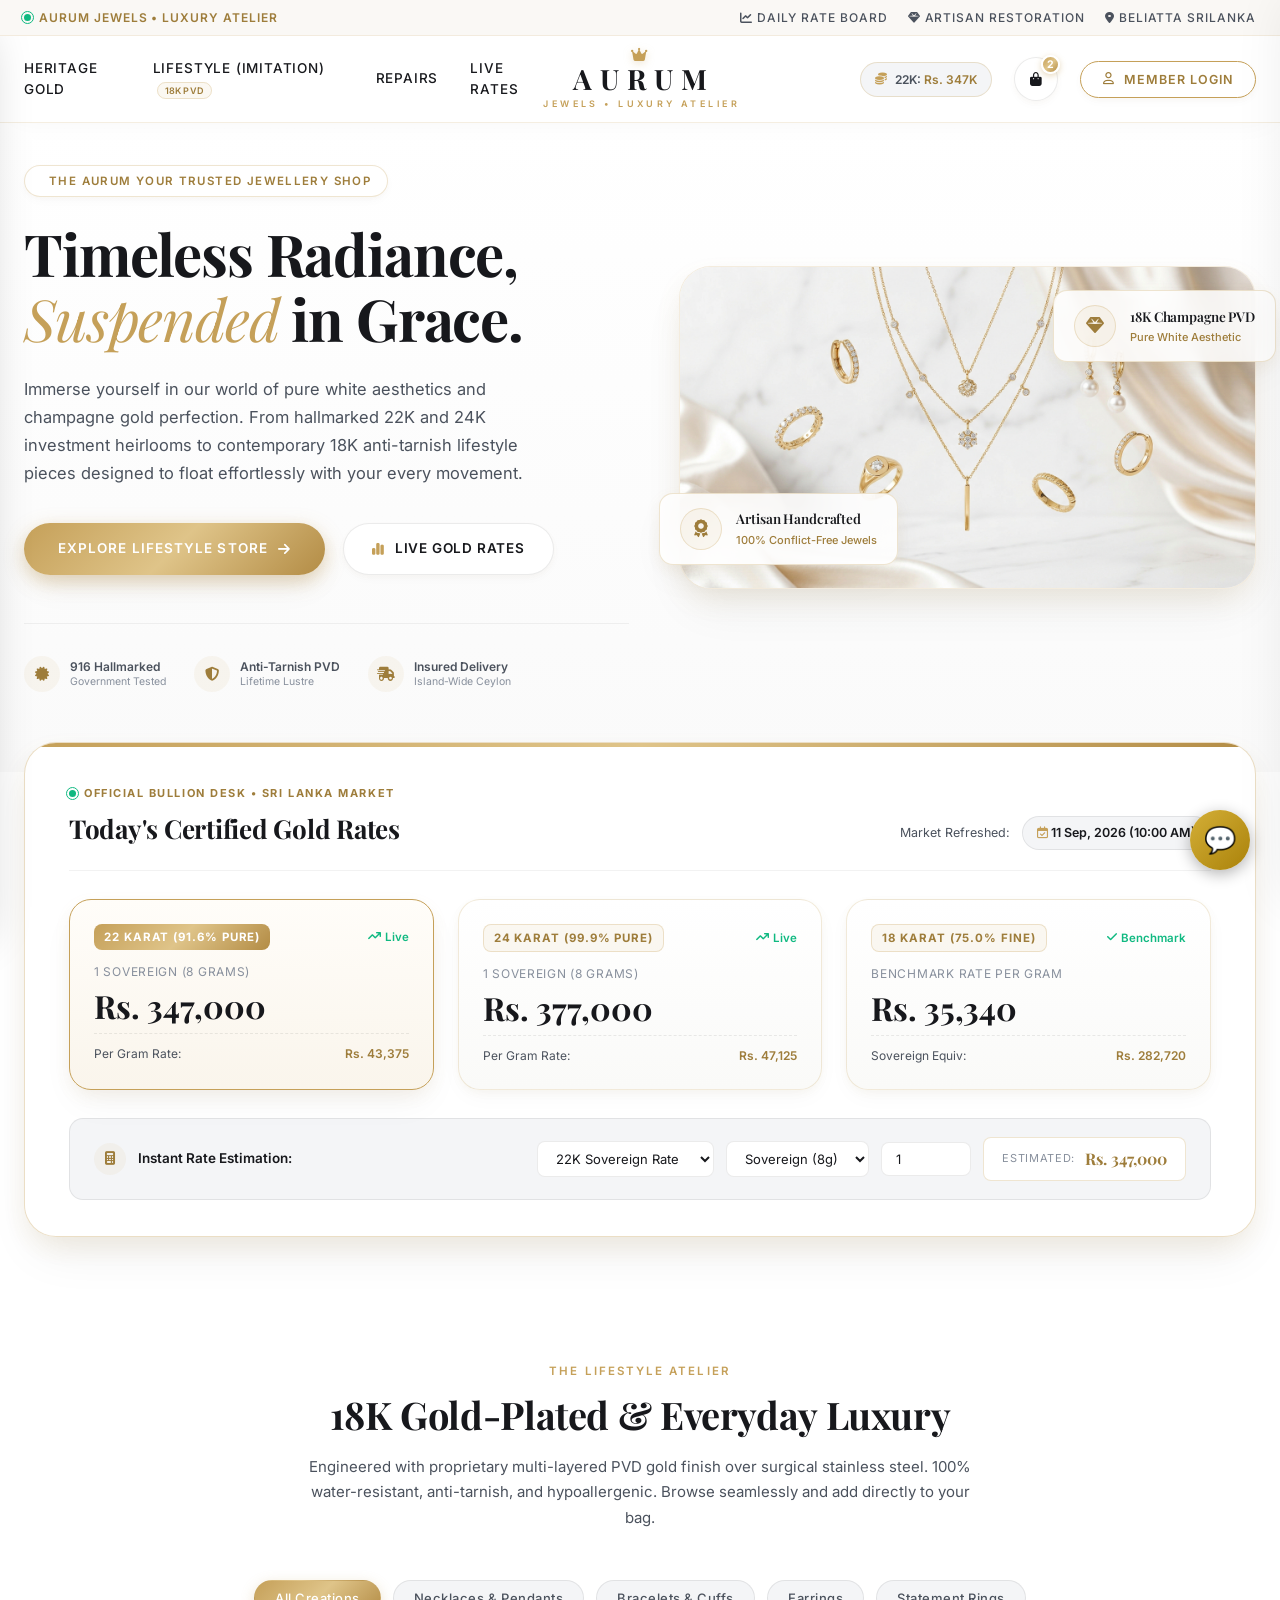
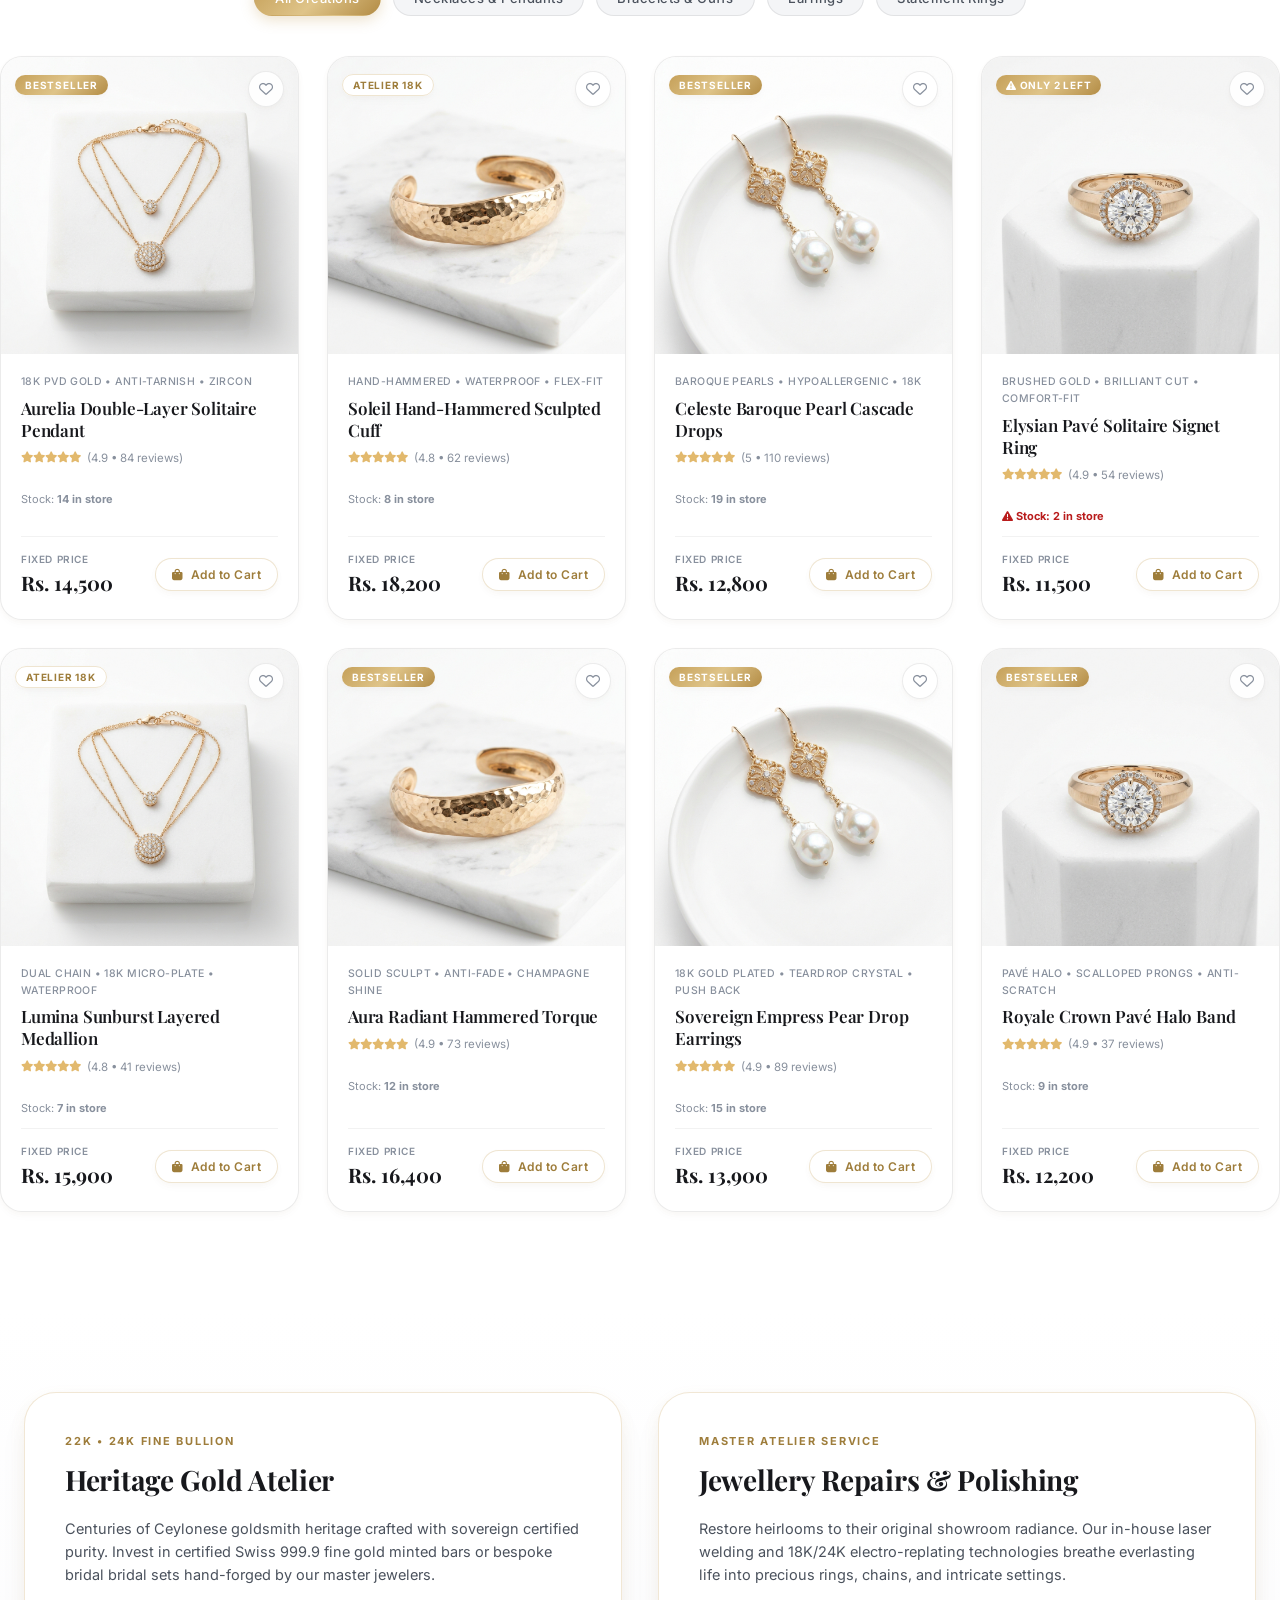
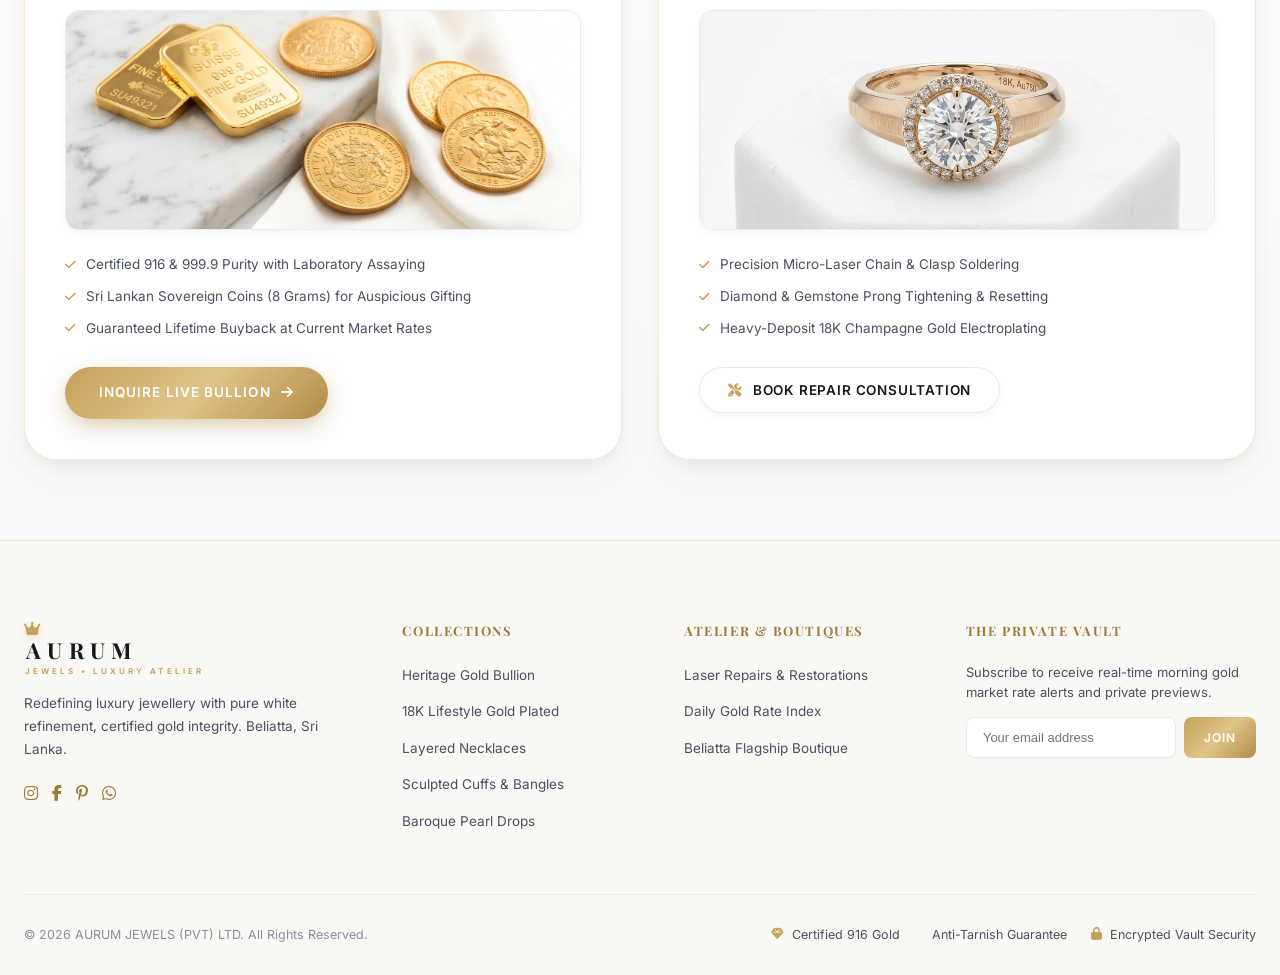
<file: reports.html>
<!DOCTYPE html>
<html lang="en">
<head>
  <meta charset="UTF-8">
  <meta name="viewport" content="width=device-width, initial-scale=1.0">
  <title>AURUM JEWELS | Financial Analytics & Business Performance</title>
  
  <!-- Font Awesome Icons -->
  <link rel="stylesheet" href="https://cdnjs.cloudflare.com/ajax/libs/font-awesome/6.5.1/css/all.min.css">
  
  <!-- Unified Internal Dashboard Stylesheet -->
  <link rel="stylesheet" href="css/internal.css?v=2">
  <style>
    html, body {
      background-color: #FFFFFF !important;
      color: #141518 !important;
    }
  </style>
</head>
<body style="background-color: #FFFFFF !important;">

<div class="app-wrapper">
  
  <!-- 1. FLOATING MINIMALIST SIDEBAR -->
  <div id="sidebar-container"></div>

  <!-- 2. MAIN VIEWPORT -->
  <div class="main-viewport">
    
    <!-- TOP HEADER BAR -->
    <header class="top-header">
      <div class="header-left">
        <div class="page-breadcrumb">
          <span class="breadcrumb-tag">Executive Intelligence &bull; Fiscal Year 2026</span>
          <h2 class="breadcrumb-title font-serif">Financial Analytics</h2>
        </div>

        <!-- Global Search Bar -->
        <div class="global-search-wrap">
          <i class="fa-solid fa-magnifying-glass search-icon"></i>
          <input type="text" class="global-search-input" placeholder="Search fiscal metrics, category reports, audits..." aria-label="Global Search">
          <span class="search-shortcut-badge">⌘K</span>
        </div>
      </div>

      <!-- Header Right Actions -->
      <div class="header-right">
        <!-- Live Spot Rate Ticker -->
        <div class="header-rate-ticker">
          <i class="fa-solid fa-coins" style="color: var(--gold-primary);"></i>
          <span>22K Spot: <span class="gold-val" id="header-spot-rate">Loading...</span></span>
        </div>

        <!-- Date Range Filter -->
        <button class="btn-white-outline" style="font-size: 12px; padding: 7px 14px;">
          <i class="fa-regular fa-calendar" style="color: var(--gold-primary);"></i>
          <span>FY 2026 (YTD)</span>
        </button>

        <!-- User Profile: Amal Mendis - Admin -->
        <div class="user-profile-badge" title="Account Settings">
          <div class="user-avatar-gold">AM</div>
          <div class="user-info-text">
            <span class="user-name-title">Amal Mendis</span>
            <span class="user-role-tag">Admin &bull; Atelier Director</span>
          </div>
          <i class="fa-solid fa-chevron-down" style="font-size: 10px; color: var(--text-subtle); margin-left: 4px;"></i>
        </div>
      </div>
    </header>

    <!-- CONTENT BODY (Pure White with Light Gray Nuances) -->
    <main class="content-body">
      
      <!-- SUMMARY CARDS ROW: Live Data from Orders & Sales Ledger -->
      <section class="metrics-row-4col" style="margin-bottom: 26px;">
        
        <!-- Metric 1: Gross Revenue -->
        <div class="metric-card card-gold-accent-top">
          <div class="metric-top-row">
            <span class="metric-label">Gross Revenue (Total Sales)</span>
            <div class="metric-icon-box"><i class="fa-solid fa-vault"></i></div>
          </div>
          <div class="metric-val-main" id="metric-gross-revenue">Rs. 0.00</div>
          <div class="metric-sub-row">
            <span class="trend-badge-up"><i class="fa-solid fa-arrow-trend-up"></i> Live Invoiced Revenue</span>
          </div>
        </div>

        <!-- Metric 2: Average Order Value (AOV) -->
        <div class="metric-card card-gold-accent-top">
          <div class="metric-top-row">
            <span class="metric-label">Average Order Value (AOV)</span>
            <div class="metric-icon-box"><i class="fa-solid fa-scale-balanced"></i></div>
          </div>
          <div class="metric-val-main" id="metric-aov">Rs. 0.00</div>
          <div class="metric-sub-row">
            <span class="trend-badge-up"><i class="fa-solid fa-chart-line"></i> Atelier Average</span>
          </div>
        </div>

        <!-- Metric 3: Invoiced Sales Count -->
        <div class="metric-card card-gold-accent-top">
          <div class="metric-top-row">
            <span class="metric-label">Invoiced Sales Count</span>
            <div class="metric-icon-box"><i class="fa-solid fa-receipt"></i></div>
          </div>
          <div class="metric-val-main" id="metric-orders-count" style="font-size: 24px; line-height: 1.25;">0 Orders</div>
          <div class="metric-sub-row">
            <span class="trend-badge-gold">Audited Transactions</span>
          </div>
        </div>

        <!-- Metric 4: Total Pieces Sold -->
        <div class="metric-card card-gold-accent-top">
          <div class="metric-top-row">
            <span class="metric-label">Total Pieces Sold</span>
            <div class="metric-icon-box"><i class="fa-solid fa-gem"></i></div>
          </div>
          <div class="metric-val-main" id="metric-items-sold">0 Pieces</div>
          <div class="metric-sub-row">
            <span class="trend-badge-gold">Inventory Deducted</span>
          </div>
        </div>

      </section>

      <!-- IMITATION ORDERS SUMMARY REPORT ROW (ADMIN VIEW) -->
      <section style="margin-bottom: 26px;">
        <div style="display: flex; align-items: center; justify-content: space-between; margin-bottom: 12px; flex-wrap: wrap; gap: 8px;">
          <div style="display: flex; align-items: center; gap: 8px;">
            <span class="status-pill gold"><i class="fa-solid fa-gem"></i> Public Store Intelligence</span>
            <span style="font-size: 12px; font-weight: 700; color: var(--text-main); text-transform: uppercase; letter-spacing: 0.05em;">Imitation Jewellery Orders & Summary Report</span>
          </div>
          <span style="font-size: 11.5px; color: var(--text-muted);"><i class="fa-solid fa-shield"></i> Executive Audit View &bull; Approval delegated exclusively to Staff Desk</span>
        </div>

        <div class="metrics-row-4col">
          <!-- Card 1: Total Imitation Orders -->
          <div class="metric-card card-gold-accent-top">
            <div class="metric-top-row">
              <span class="metric-label">Public Imitation Orders</span>
              <div class="metric-icon-box"><i class="fa-solid fa-cart-shopping"></i></div>
            </div>
            <div class="metric-val-main" id="metric-imt-orders">0 Orders</div>
            <div class="metric-sub-row">
              <span class="trend-badge-gold">Online Store Placements</span>
            </div>
          </div>

          <!-- Card 2: Imitation Gross Revenue -->
          <div class="metric-card card-gold-accent-top">
            <div class="metric-top-row">
              <span class="metric-label">Imitation Gross Revenue</span>
              <div class="metric-icon-box"><i class="fa-solid fa-coins"></i></div>
            </div>
            <div class="metric-val-main" id="metric-imt-revenue">Rs. 0.00</div>
            <div class="metric-sub-row">
              <span class="trend-badge-up"><i class="fa-solid fa-arrow-trend-up"></i> 18K PVD Lifestyle</span>
            </div>
          </div>

          <!-- Card 3: Pending Staff Verification -->
          <div class="metric-card" style="border-top: 3px solid #F59E0B;">
            <div class="metric-top-row">
              <span class="metric-label">Pending Staff Approval</span>
              <div class="metric-icon-box" style="color: #D97706;"><i class="fa-solid fa-clock-rotate-left"></i></div>
            </div>
            <div class="metric-val-main" id="metric-imt-pending" style="color: #B45309;">0 Pending</div>
            <div class="metric-sub-row">
              <span class="trend-badge-gold" style="background:#FEF3C7;color:#B45309;">In Staff Concierge Queue</span>
            </div>
          </div>

          <!-- Card 4: Approved & Dispatched -->
          <div class="metric-card" style="border-top: 3px solid #10B981;">
            <div class="metric-top-row">
              <span class="metric-label">Approved & Dispatched</span>
              <div class="metric-icon-box" style="color: #059669;"><i class="fa-solid fa-circle-check"></i></div>
            </div>
            <div class="metric-val-main" id="metric-imt-approved" style="color: #059669;">0 Orders</div>
            <div class="metric-sub-row">
              <span class="trend-badge-up">Staff Authorized</span>
            </div>
          </div>
        </div>
      </section>

      <!-- LARGE PLACEHOLDER SECTION FOR 'REVENUE GROWTH' LINE CHART (Per Requirement) -->
      <section class="antigravity-card" style="margin-bottom: 28px; padding: 28px 32px;">
        <div style="display: flex; justify-content: space-between; align-items: flex-start; margin-bottom: 24px; flex-wrap: wrap; gap: 16px;">
          <div>
            <div style="display: flex; align-items: center; gap: 8px; margin-bottom: 4px;">
              <span class="status-pill gold"><i class="fa-solid fa-chart-line"></i> Fiscal Trajectory</span>
              <span style="font-size: 11px; color: var(--text-muted); text-transform: uppercase;">Central Bank Benchmark Synchronized</span>
            </div>
            <h3 class="card-header-title font-serif" style="font-size: 24px;">Revenue Growth & Bullion Yield</h3>
            <p class="card-header-desc">Monthly revenue expansion curve compared against bullion spot valuation index</p>
          </div>

          <!-- Chart Control Tabs & Export -->
          <div style="display: flex; gap: 8px; align-items: center; flex-wrap: wrap;">
            <div style="display: flex; background: var(--bg-light-gray); padding: 4px; border-radius: var(--radius-full); border: 1px solid var(--border-light);">
              <button class="btn-white-outline" style="border: none; padding: 6px 14px; font-size: 11.5px; background: #FFF; box-shadow: var(--shadow-floating-sm); color: var(--gold-deep); font-weight: 700;">FY 2026</button>
              <button class="btn-white-outline" style="border: none; padding: 6px 14px; font-size: 11.5px; color: var(--text-muted);">FY 2025</button>
              <button class="btn-white-outline" style="border: none; padding: 6px 14px; font-size: 11.5px; color: var(--text-muted);">Variance</button>
            </div>
            <button class="btn-white-outline" style="font-size: 12px; padding: 8px 16px;" onclick="alert('Exporting Financial Report PDF...');">
              <i class="fa-solid fa-download"></i> Download Audit
            </button>
          </div>
        </div>

        <!-- HIGH-RESOLUTION SVG REVENUE GROWTH LINE CHART PLACEHOLDER -->
        <div style="position: relative; width: 100%; height: 280px;">
          <svg viewBox="0 0 900 280" style="width: 100%; height: 100%; overflow: visible;">
            <defs>
              <linearGradient id="revenueGrowthGradient" x1="0" y1="0" x2="0" y2="1">
                <stop offset="0%" stop-color="#C5A059" stop-opacity="0.36" />
                <stop offset="60%" stop-color="#DFC489" stop-opacity="0.10" />
                <stop offset="100%" stop-color="#FFFFFF" stop-opacity="0.0" />
              </linearGradient>
              <linearGradient id="priorYearGradient" x1="0" y1="0" x2="0" y2="1">
                <stop offset="0%" stop-color="#94A3B8" stop-opacity="0.1" />
                <stop offset="100%" stop-color="#FFFFFF" stop-opacity="0.0" />
              </linearGradient>
            </defs>

            <!-- Horizontal Background Guide Lines -->
            <line x1="40" y1="40" x2="900" y2="40" stroke="rgba(0,0,0,0.05)" stroke-dasharray="5 5" />
            <text id="svg-grid-label-4" x="0" y="44" fill="#98A2B3" font-size="11" font-family="Inter" font-weight="600">Rs. 8M</text>

            <line x1="40" y1="95" x2="900" y2="95" stroke="rgba(0,0,0,0.05)" stroke-dasharray="5 5" />
            <text id="svg-grid-label-3" x="0" y="99" fill="#98A2B3" font-size="11" font-family="Inter" font-weight="600">Rs. 6M</text>

            <line x1="40" y1="150" x2="900" y2="150" stroke="rgba(0,0,0,0.05)" stroke-dasharray="5 5" />
            <text id="svg-grid-label-2" x="0" y="154" fill="#98A2B3" font-size="11" font-family="Inter" font-weight="600">Rs. 4M</text>

            <line x1="40" y1="205" x2="900" y2="205" stroke="rgba(0,0,0,0.05)" stroke-dasharray="5 5" />
            <text id="svg-grid-label-1" x="0" y="209" fill="#98A2B3" font-size="11" font-family="Inter" font-weight="600">Rs. 2M</text>

            <line x1="40" y1="250" x2="900" y2="250" stroke="rgba(0,0,0,0.08)" />

            <!-- Prior Year FY 2025 Ghost Line -->
            <polyline id="svg-prior-year-line" points="50,225 125,220 205,210 285,195 365,185 445,175 525,160 605,140 685,115 765,130 845,110"
                      fill="none" stroke="#CBD5E1" stroke-width="2" stroke-dasharray="4 4" />

            <!-- FY 2026 Area Fill -->
            <polygon id="svg-current-year-area" points="50,250 50,190 125,180 205,165 285,150 365,135 445,120 525,100 605,75 685,45 765,60 845,40 845,250"
                     fill="url(#revenueGrowthGradient)" />

            <!-- FY 2026 Revenue Growth Line -->
            <polyline id="svg-current-year-line" points="50,190 125,180 205,165 285,150 365,135 445,120 525,100 605,75 685,45 765,60 845,40"
                      fill="none" stroke="#C5A059" stroke-width="3.5" stroke-linecap="round" stroke-linejoin="round" />

            <!-- Highlight Data Points -->
            <g id="svg-data-points">
              <circle cx="50" cy="190" r="4.5" fill="#FFFFFF" stroke="#C5A059" stroke-width="3" />
              <circle cx="205" cy="165" r="4.5" fill="#FFFFFF" stroke="#C5A059" stroke-width="3" />
              <circle cx="365" cy="135" r="4.5" fill="#FFFFFF" stroke="#C5A059" stroke-width="3" />
              <circle cx="525" cy="100" r="4.5" fill="#FFFFFF" stroke="#C5A059" stroke-width="3" />
              <circle cx="685" cy="45" r="6" fill="#FFFFFF" stroke="#C5A059" stroke-width="3.5" />
              <circle cx="845" cy="40" r="5" fill="#FFFFFF" stroke="#C5A059" stroke-width="3" />
            </g>

            <!-- Peak Callout Badge (August Wedding Peak) -->
            <g id="svg-peak-callout" transform="translate(605, 10)">
              <rect width="160" height="28" rx="14" fill="#141518" filter="drop-shadow(0 4px 8px rgba(0,0,0,0.15))" />
              <text id="svg-peak-text" x="80" y="18" fill="#FFFFFF" font-size="11" font-family="Inter" font-weight="700" text-anchor="middle">
                Aug Peak: Rs. 8.4M (+24%)
              </text>
            </g>
          </svg>
        </div>

        <!-- Month Labels Row -->
        <div id="chart-month-labels" style="display: flex; justify-content: space-between; font-size: 11.5px; font-weight: 600; color: var(--text-muted); margin-left: 36px; padding-top: 10px; border-top: 1px solid var(--border-subtle);">
          <span>Jan</span>
          <span>Feb</span>
          <span>Mar</span>
          <span>Apr</span>
          <span>May</span>
          <span>Jun</span>
          <span>Jul</span>
          <span style="color: var(--gold-deep); font-weight: 800;">Aug (Peak)</span>
          <span>Sep (Current)</span>
          <span>Oct (Proj)</span>
          <span>Nov (Proj)</span>
          <span>Dec (Proj)</span>
        </div>

        <!-- Chart Legend & KPI Highlights -->
        <div style="display: grid; grid-template-columns: repeat(3, 1fr); gap: 20px; margin-top: 24px; padding-top: 20px; border-top: 1px solid var(--border-light);">
          <div style="display: flex; align-items: center; gap: 12px;">
            <div style="width: 14px; height: 14px; border-radius: 4px; background: var(--gold-primary);"></div>
            <div>
              <span id="kpi-current-fy-label" style="font-size: 11px; text-transform: uppercase; color: var(--text-muted);">Current FY 2026 Revenue</span>
              <p id="kpi-current-fy-revenue" style="font-family: 'Inter', sans-serif; font-size: 16px; font-weight: 800; color: var(--text-main); margin-top: 1px;">Rs. 48,250,000</p>
            </div>
          </div>

          <div style="display: flex; align-items: center; gap: 12px;">
            <div style="width: 14px; height: 14px; border-radius: 4px; background: #CBD5E1;"></div>
            <div>
              <span id="kpi-prior-fy-label" style="font-size: 11px; text-transform: uppercase; color: var(--text-muted);">Prior FY 2025 Benchmark</span>
              <p id="kpi-prior-fy-revenue" style="font-family: 'Inter', sans-serif; font-size: 16px; font-weight: 800; color: var(--text-muted); margin-top: 1px;">Rs. 40,750,000</p>
            </div>
          </div>

          <div style="display: flex; align-items: center; gap: 12px;">
            <div style="width: 32px; height: 32px; border-radius: 50%; background: #ECFDF5; color: #059669; display: flex; align-items: center; justify-content: center; font-size: 14px;">
              <i class="fa-solid fa-arrow-trend-up"></i>
            </div>
            <div>
              <span style="font-size: 11px; text-transform: uppercase; color: var(--text-muted);">Net Operating Margin</span>
              <p id="kpi-net-margin" style="font-family: 'Inter', sans-serif; font-size: 16px; font-weight: 800; color: #059669; margin-top: 1px;">24.6% After Assay</p>
            </div>
          </div>
        </div>
      </section>

      <!-- CATEGORY BREAKDOWN TABLE & REVENUE SHARE -->
      <section class="antigravity-card">
        <div class="card-header-clean">
          <div>
            <h3 class="card-header-title font-serif">Category Performance & Turn-Volume</h3>
            <p class="card-header-desc">Detailed accounting across bespoke bridal, lifestyle gold PVD, bullion, and restorations</p>
          </div>
          <button class="btn-white-outline" style="font-size: 12px; padding: 8px 16px;">
            <i class="fa-solid fa-file-excel"></i> Export Ledger (.XLSX)
          </button>
        </div>

        <div style="overflow-x: auto;">
          <table class="antigravity-table">
            <thead>
              <tr>
                <th>Category Cluster</th>
                <th>Volume Units Sold</th>
                <th>Average Price</th>
                <th>Gross Margin</th>
                <th>Total Revenue (LKR)</th>
                <th>Share %</th>
                <th style="text-align: right;">YoY Pace</th>
              </tr>
            </thead>
            <tbody>
              <!-- Row 1: Heritage Gold -->
              <tr>
                <td>
                  <div style="display: flex; align-items: center; gap: 10px;">
                    <div style="width: 32px; height: 32px; border-radius: 6px; background: var(--gold-subtle-bg); border: 1px solid var(--border-gold); display: flex; align-items: center; justify-content: center; color: var(--gold-deep);">
                      <i class="fa-solid fa-crown" style="font-size: 13px;"></i>
                    </div>
                    <div>
                      <strong style="font-size: 13.5px; color: var(--text-main);">Heritage 22K/24K Gold</strong>
                      <span style="display: block; font-size: 11px; color: var(--text-muted);">Bridal Heirlooms & Sovereign Coins</span>
                    </div>
                  </div>
                </td>
                <td><strong style="font-family: 'Inter', sans-serif;">72 Units</strong></td>
                <td><span style="font-family: 'Inter', sans-serif; font-weight: 700;">Rs. 344,444</span></td>
                <td><span class="status-pill gold">18.5%</span></td>
                <td><strong style="font-family: 'Inter', sans-serif; font-size: 15px; font-weight: 800;">Rs. 24,800,000</strong></td>
                <td>
                  <div style="display: flex; align-items: center; gap: 8px;">
                    <div style="width: 60px; height: 6px; border-radius: 3px; background: #E5E7EB; overflow: hidden;">
                      <div style="width: 51.4%; height: 100%; background: var(--gold-gradient);"></div>
                    </div>
                    <span style="font-size: 11.5px; font-weight: 700;">51.4%</span>
                  </div>
                </td>
                <td style="text-align: right;"><span style="color: #059669; font-weight: 800; font-family: 'Inter', sans-serif;">+21.4%</span></td>
              </tr>

              <!-- Row 2: 18K Lifestyle PVD -->
              <tr>
                <td>
                  <div style="display: flex; align-items: center; gap: 10px;">
                    <div style="width: 32px; height: 32px; border-radius: 6px; background: var(--gold-subtle-bg); border: 1px solid var(--border-gold); display: flex; align-items: center; justify-content: center; color: var(--gold-deep);">
                      <i class="fa-solid fa-gem" style="font-size: 13px;"></i>
                    </div>
                    <div>
                      <strong style="font-size: 13.5px; color: var(--text-main);">18K Lifestyle PVD Collection</strong>
                      <span style="display: block; font-size: 11px; color: var(--text-muted);">Anti-Tarnish Chokers, Cuffs & Drops</span>
                    </div>
                  </div>
                </td>
                <td><strong style="font-family: 'Inter', sans-serif;">890 Units</strong></td>
                <td><span style="font-family: 'Inter', sans-serif; font-weight: 700;">Rs. 15,200</span></td>
                <td><span class="status-pill success">54.0%</span></td>
                <td><strong style="font-family: 'Inter', sans-serif; font-size: 15px; font-weight: 800;">Rs. 13,528,000</strong></td>
                <td>
                  <div style="display: flex; align-items: center; gap: 8px;">
                    <div style="width: 60px; height: 6px; border-radius: 3px; background: #E5E7EB; overflow: hidden;">
                      <div style="width: 28.0%; height: 100%; background: var(--gold-gradient);"></div>
                    </div>
                    <span style="font-size: 11.5px; font-weight: 700;">28.0%</span>
                  </div>
                </td>
                <td style="text-align: right;"><span style="color: #059669; font-weight: 800; font-family: 'Inter', sans-serif;">+34.2%</span></td>
              </tr>

              <!-- Row 3: Swiss Minted Bullion -->
              <tr>
                <td>
                  <div style="display: flex; align-items: center; gap: 10px;">
                    <div style="width: 32px; height: 32px; border-radius: 6px; background: var(--gold-subtle-bg); border: 1px solid var(--border-gold); display: flex; align-items: center; justify-content: center; color: var(--gold-deep);">
                      <i class="fa-solid fa-cubes" style="font-size: 13px;"></i>
                    </div>
                    <div>
                      <strong style="font-size: 13.5px; color: var(--text-main);">24K Pure Minted Bullion</strong>
                      <span style="display: block; font-size: 11px; color: var(--text-muted);">Swiss 999.9 Bars (8g / 10g Lots)</span>
                    </div>
                  </div>
                </td>
                <td><strong style="font-family: 'Inter', sans-serif;">19 Bars</strong></td>
                <td><span style="font-family: 'Inter', sans-serif; font-weight: 700;">Rs. 377,000</span></td>
                <td><span class="status-pill gold">6.5%</span></td>
                <td><strong style="font-family: 'Inter', sans-serif; font-size: 15px; font-weight: 800;">Rs. 7,163,000</strong></td>
                <td>
                  <div style="display: flex; align-items: center; gap: 8px;">
                    <div style="width: 60px; height: 6px; border-radius: 3px; background: #E5E7EB; overflow: hidden;">
                      <div style="width: 14.8%; height: 100%; background: var(--gold-gradient);"></div>
                    </div>
                    <span style="font-size: 11.5px; font-weight: 700;">14.8%</span>
                  </div>
                </td>
                <td style="text-align: right;"><span style="color: #059669; font-weight: 800; font-family: 'Inter', sans-serif;">+8.1%</span></td>
              </tr>

              <!-- Row 4: Repair Lounge -->
              <tr>
                <td>
                  <div style="display: flex; align-items: center; gap: 10px;">
                    <div style="width: 32px; height: 32px; border-radius: 6px; background: var(--gold-subtle-bg); border: 1px solid var(--border-gold); display: flex; align-items: center; justify-content: center; color: var(--gold-deep);">
                      <i class="fa-solid fa-screwdriver-wrench" style="font-size: 13px;"></i>
                    </div>
                    <div>
                      <strong style="font-size: 13.5px; color: var(--text-main);">Artisan Restoration Services</strong>
                      <span style="display: block; font-size: 11px; color: var(--text-muted);">Laser Solder, Replate & Gem Reset</span>
                    </div>
                  </div>
                </td>
                <td><strong style="font-family: 'Inter', sans-serif;">118 Dockets</strong></td>
                <td><span style="font-family: 'Inter', sans-serif; font-weight: 700;">Rs. 23,380</span></td>
                <td><span class="status-pill success">68.0%</span></td>
                <td><strong style="font-family: 'Inter', sans-serif; font-size: 15px; font-weight: 800;">Rs. 2,759,000</strong></td>
                <td>
                  <div style="display: flex; align-items: center; gap: 8px;">
                    <div style="width: 60px; height: 6px; border-radius: 3px; background: #E5E7EB; overflow: hidden;">
                      <div style="width: 5.8%; height: 100%; background: var(--gold-gradient);"></div>
                    </div>
                    <span style="font-size: 11.5px; font-weight: 700;">5.8%</span>
                  </div>
                </td>
                <td style="text-align: right;"><span style="color: #059669; font-weight: 800; font-family: 'Inter', sans-serif;">+16.4%</span></td>
              </tr>
            </tbody>
          </table>
        </div>
      </section>

      <!-- DEDICATED ARTISAN REPAIRS & RESTORATION AUDIT BANNER -->
      <section class="antigravity-card" style="padding: 22px 28px; margin-bottom: 28px; border-left: 4px solid var(--gold-primary); display: flex; justify-content: space-between; align-items: center; flex-wrap: wrap; gap: 16px;">
        <div style="display: flex; align-items: center; gap: 16px;">
          <div style="width: 48px; height: 48px; border-radius: 12px; background: var(--gold-subtle-bg); border: 1.5px solid var(--border-gold); display: flex; align-items: center; justify-content: center; color: var(--gold-deep); font-size: 20px;">
            <i class="fa-solid fa-screwdriver-wrench"></i>
          </div>
          <div>
            <div style="display: flex; align-items: center; gap: 8px; margin-bottom: 2px;">
              <span class="status-pill gold"><i class="fa-solid fa-shield-halved"></i> Dedicated Bench Audit</span>
              <span style="font-size: 11px; color: var(--text-muted); text-transform: uppercase;">Handover Dates &bull; Target Delivery &bull; Patron Directory</span>
            </div>
            <h3 class="card-header-title font-serif" style="font-size: 18px; margin: 0;">Artisan Repairs &amp; Restoration Report</h3>
            <p class="card-header-desc" style="margin-top: 2px;">Independent audit register tracking handed-over heirlooms, bench stages, customer mobile numbers, and service charges</p>
          </div>
        </div>
        <div style="display: flex; align-items: center; gap: 12px;">
          <a href="repairs-report.html" class="btn-gold-primary" style="font-size: 12px; padding: 10px 22px; text-decoration: none; display: inline-flex; align-items: center; gap: 8px;">
            <span>Open Dedicated Repairs Report</span>
            <i class="fa-solid fa-arrow-right"></i>
          </a>
        </div>
      </section>

      <!-- SOLD GOLD PIECES & VAULT DISPOSALS (HEIRLOOM SALES REPORT) -->
      <section class="antigravity-card" style="padding: 28px 32px; margin-bottom: 28px;">
        <div style="display: flex; justify-content: space-between; align-items: center; margin-bottom: 20px; flex-wrap: wrap; gap: 14px;">
          <div>
            <div style="display: flex; align-items: center; gap: 8px; margin-bottom: 4px;">
              <span class="status-pill gold"><i class="fa-solid fa-crown"></i> Vault Archive</span>
              <span style="font-size: 11px; color: var(--text-muted); text-transform: uppercase;">Sold Heritage Gold Registry</span>
            </div>
            <h3 class="card-header-title font-serif" style="font-size: 22px;">Sold Gold Pieces &amp; Vault Ledger</h3>
            <p class="card-header-desc">Complete audit of individual 22K/24K gold items sold, removed from active showroom inventory, and archived in the database</p>
          </div>
          <div style="display: flex; align-items: center; gap: 12px;">
            <span id="sold-gold-count" class="status-pill gold" style="font-weight: 700; font-size: 12px;">0 Pieces Sold</span>
            <button class="btn-white-outline" style="font-size: 12px; padding: 8px 16px;" onclick="loadSoldGoldItems();">
              <i class="fa-solid fa-rotate"></i> Refresh Sold Vault
            </button>
          </div>
        </div>

        <div class="table-responsive">
          <table class="luxury-data-table" id="sold-gold-table">
            <thead>
              <tr>
                <th>Vault Tag</th>
                <th>Gold Piece &amp; Specifications</th>
                <th>Karat / Alloy</th>
                <th>Weight (g)</th>
                <th>Wastage %</th>
                <th>Labour Cost</th>
                <th>Status</th>
                <th style="text-align: right;">Valuation (LKR)</th>
              </tr>
            </thead>
            <tbody id="sold-gold-tbody">
              <!-- Dynamically populated via reports.js -->
            </tbody>
          </table>
        </div>
      </section>

      <!-- AUDITED SALES LEDGER & TRANSACTION ARCHIVE -->
      <section class="antigravity-card" style="padding: 28px 32px; margin-bottom: 28px;">
        <div style="display: flex; justify-content: space-between; align-items: center; margin-bottom: 20px; flex-wrap: wrap; gap: 14px;">
          <div>
            <div style="display: flex; align-items: center; gap: 8px; margin-bottom: 4px;">
              <span class="status-pill success"><i class="fa-solid fa-shield-check"></i> Verified Ledger</span>
              <span style="font-size: 11px; color: var(--text-muted); text-transform: uppercase;">Official Fiscal Record</span>
            </div>
            <h3 class="card-header-title font-serif" style="font-size: 22px;">Audited Sales Ledger & Order History</h3>
            <p class="card-header-desc">Complete chronological registry of invoiced boutique customer orders and billing dockets</p>
          </div>
          <button class="btn-white-outline" style="font-size: 12px; padding: 8px 16px;" onclick="loadSalesLedger();">
            <i class="fa-solid fa-rotate"></i> Refresh Ledger
          </button>
        </div>

        <div class="table-responsive">
          <table class="luxury-data-table" id="sales-ledger-table">
            <thead>
              <tr>
                <th>Docket #</th>
                <th>Date & Time</th>
                <th>Patron / Client</th>
                <th>Pieces</th>
                <th>Total Paid (LKR)</th>
                <th>Status</th>
                <th style="text-align: right;">Receipt Docket</th>
              </tr>
            </thead>
            <tbody id="sales-ledger-tbody">
              <!-- Dynamically populated via reports.js -->
            </tbody>
          </table>
        </div>
      </section>

    </main>
  </div>
</div>

<!-- DOCKET RECEIPT MODAL (FOR VIEWING & PRINTING) -->
<div id="receiptDocketModal" style="display: none; position: fixed; top: 0; left: 0; right: 0; bottom: 0; background: rgba(0,0,0,0.4); backdrop-filter: blur(8px); z-index: 999; align-items: center; justify-content: center; padding: 20px;">
  <div style="background: #FFFFFF; border: 1.5px solid var(--gold-primary); border-radius: var(--radius-xl); box-shadow: var(--shadow-floating-hover); width: 100%; max-width: 520px; max-height: 90vh; overflow-y: auto; padding: 28px; position: relative;">
    <button onclick="document.getElementById('receiptDocketModal').style.display='none'" style="position: absolute; top: 16px; right: 16px; width: 32px; height: 32px; border-radius: 50%; background: #F3F4F6; border: none; display: flex; align-items: center; justify-content: center; cursor: pointer;">
      <i class="fa-solid fa-xmark"></i>
    </button>
    <div id="docketModalBody"></div>
    <div style="display: flex; gap: 10px; margin-top: 20px;">
      <button class="btn-white-outline" style="flex: 1; justify-content: center;" onclick="document.getElementById('receiptDocketModal').style.display='none'">
        Close
      </button>
      <button class="btn-gold-primary" style="flex: 1; justify-content: center;" onclick="window.print()">
        <i class="fa-solid fa-print"></i> Print Receipt Docket
      </button>
    </div>
  </div>
</div>

<!-- jQuery, Shared Utilities, and Reports Logic -->
<script src="https://code.jquery.com/jquery-3.7.1.min.js"></script>
<script src="js/common.js"></script>
<script src="js/reports.js"></script>

</body>
</html>
</file>
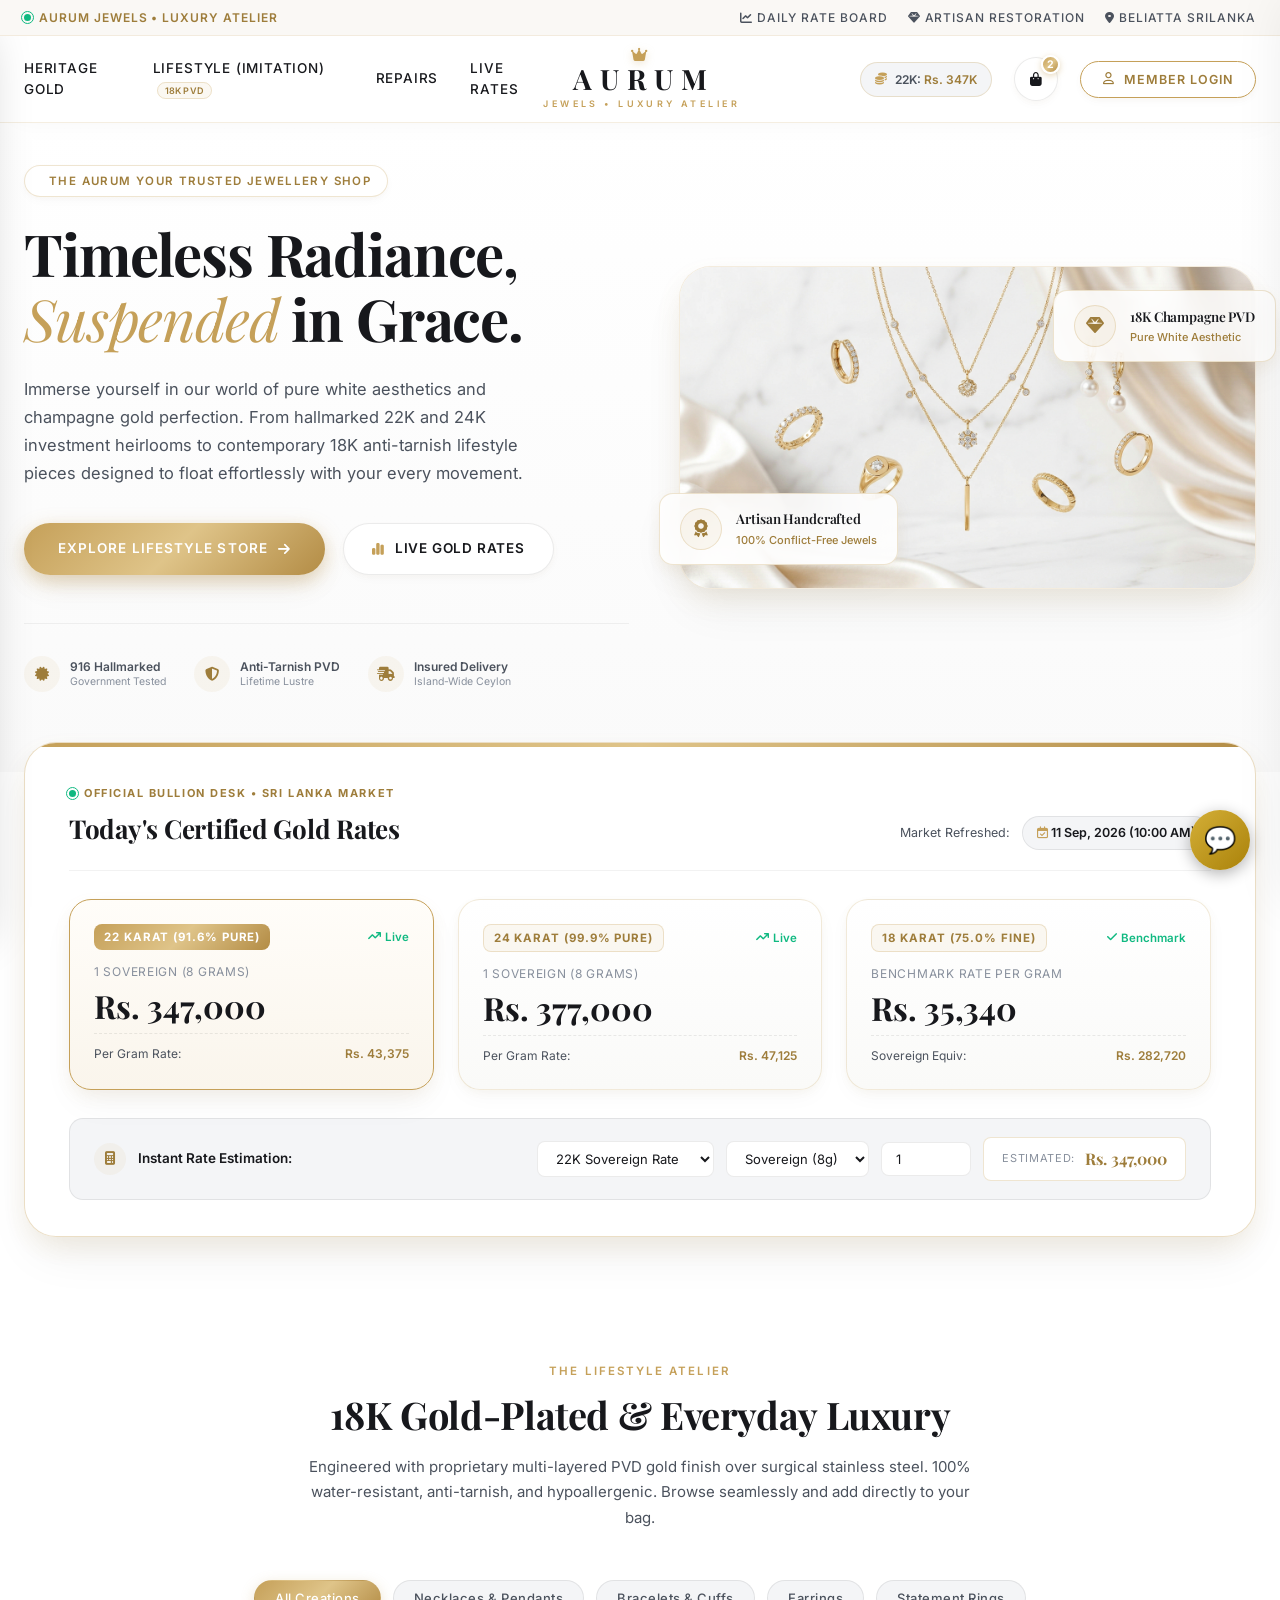
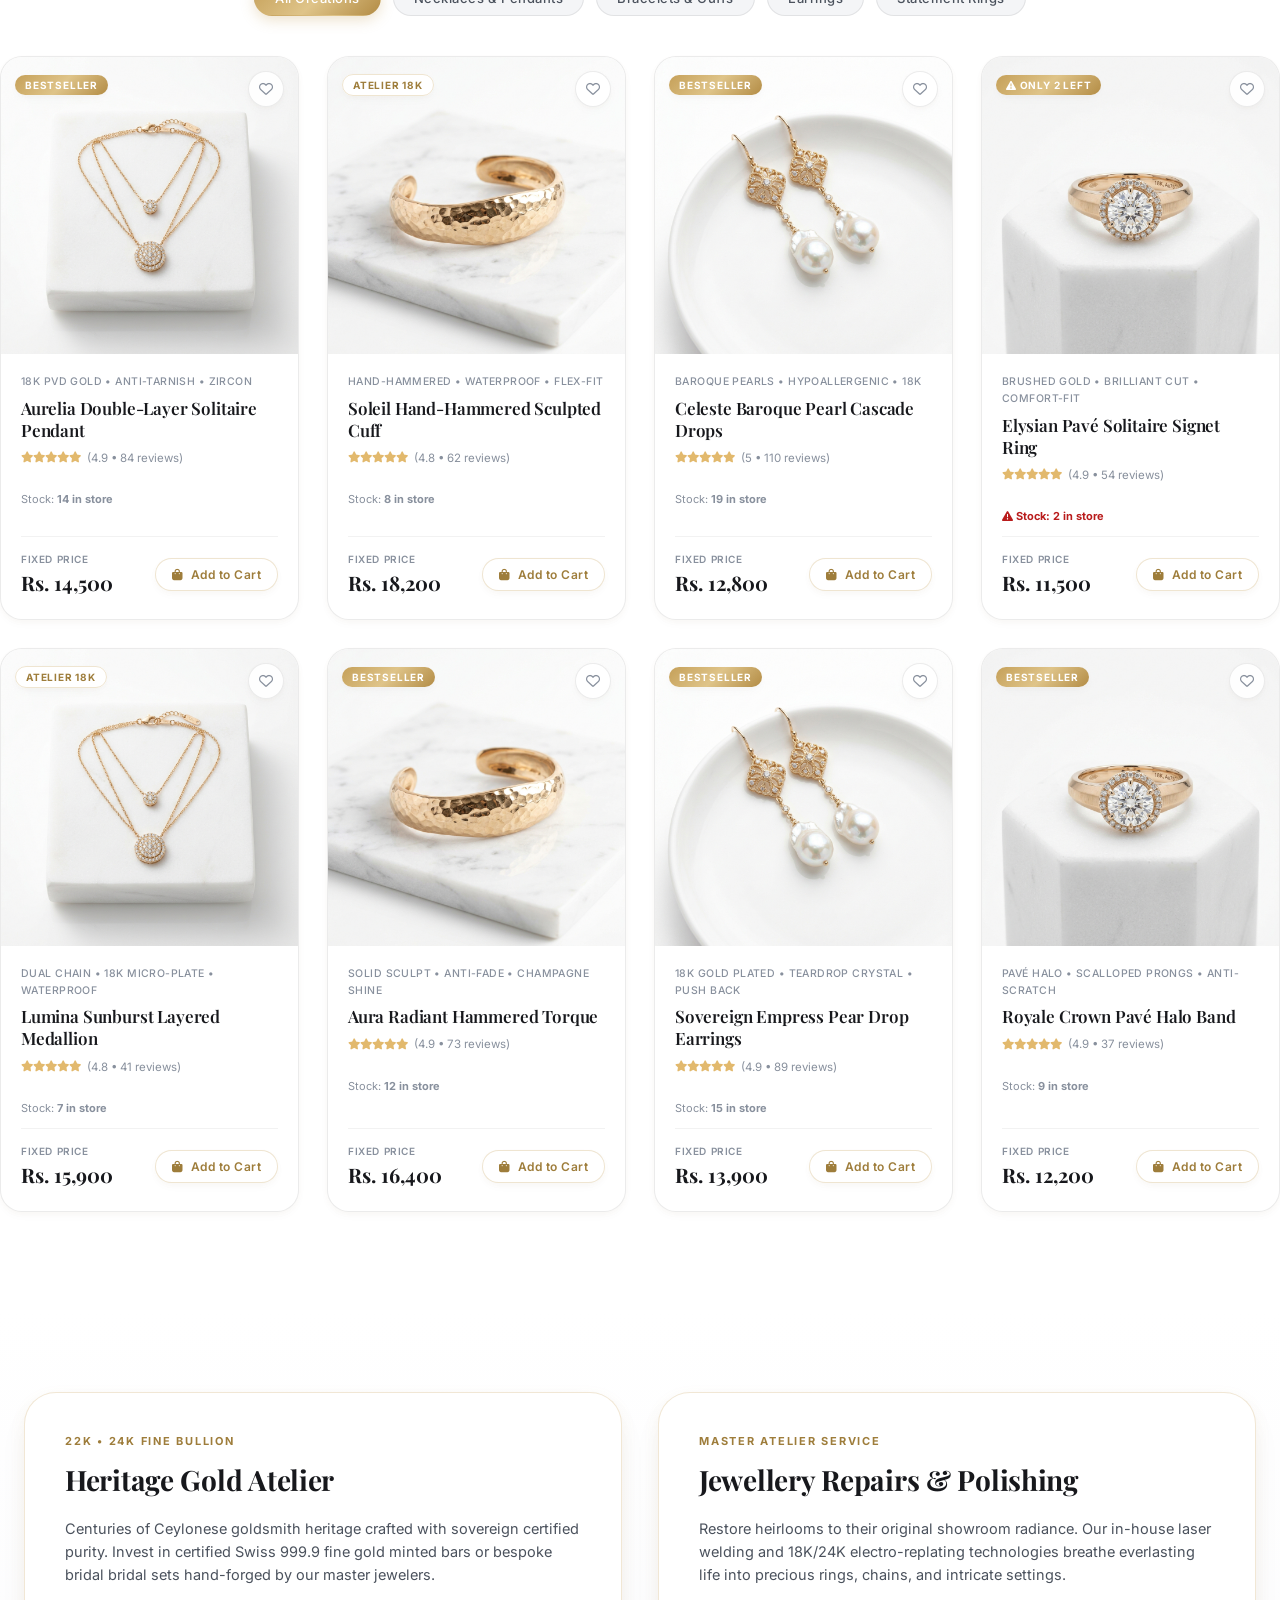
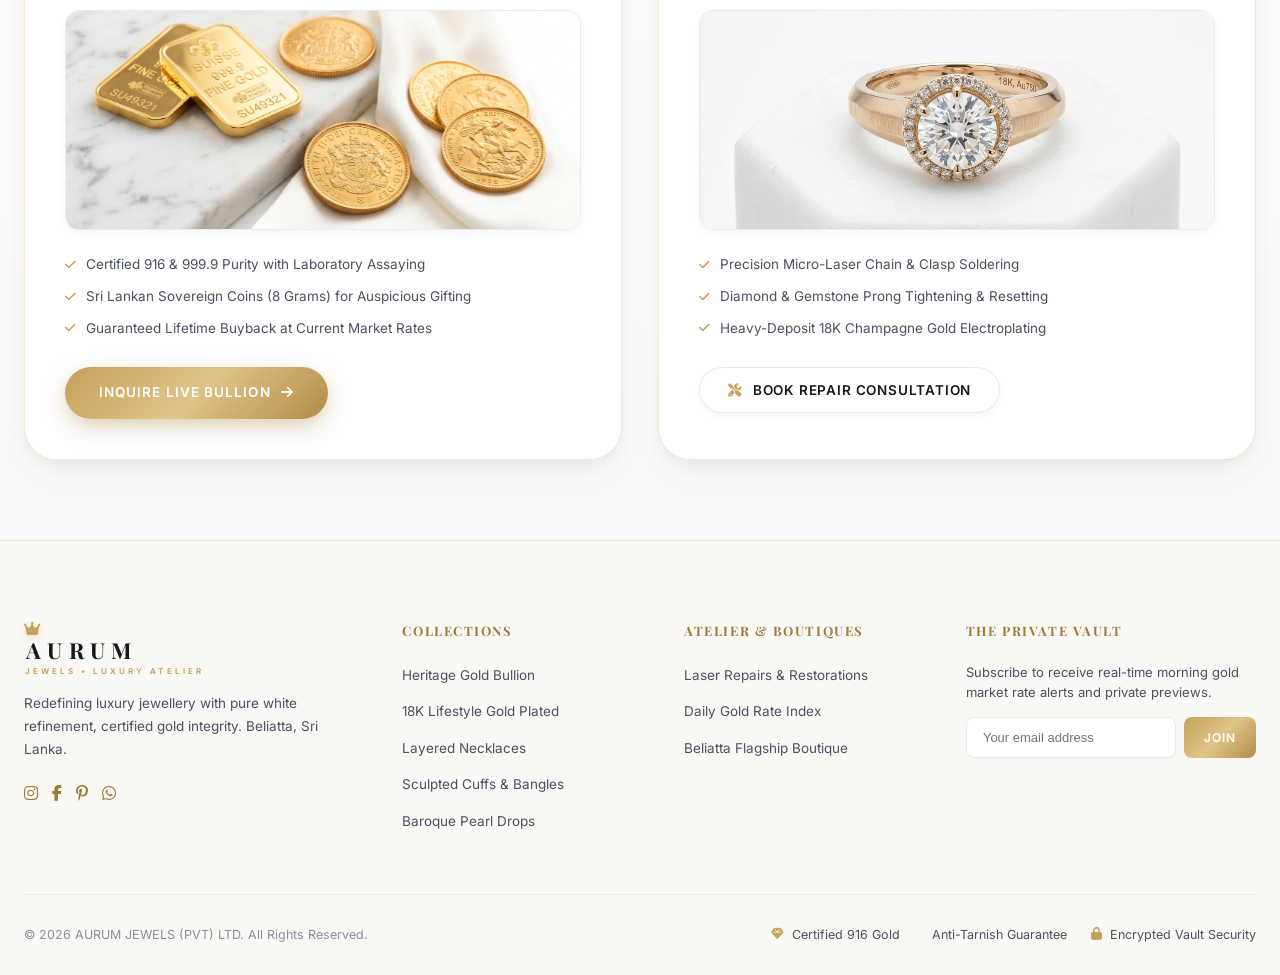
<file: savings.html>
<!DOCTYPE html>
<html lang="en">
<head>
  <meta charset="UTF-8">
  <meta name="viewport" content="width=device-width, initial-scale=1.0">
  <title>AURUM JEWELS | Gold Savings Wallet & Bullion Deposits</title>
  
  <!-- Font Awesome Icons -->
  <link rel="stylesheet" href="https://cdnjs.cloudflare.com/ajax/libs/font-awesome/6.5.1/css/all.min.css">
  
  <!-- Unified Internal Dashboard Stylesheet -->
  <link rel="stylesheet" href="css/internal.css">

  <!-- jQuery -->
  <script src="https://code.jquery.com/jquery-3.7.1.min.js"></script>
</head>
<body>

<div class="app-wrapper">
  
  <!-- 1. FLOATING MINIMALIST SIDEBAR -->
  <div id="sidebar-container"></div>

  <!-- 2. MAIN VIEWPORT -->
  <div class="main-viewport">
    
    <!-- TOP HEADER BAR -->
    <header class="top-header">
      <div class="header-left">
        <div class="page-breadcrumb">
          <span class="breadcrumb-tag">Prestige Wealth &bull; Bullion Reserve</span>
          <h2 class="breadcrumb-title font-serif">Gold Savings Wallet</h2>
        </div>

        <!-- Global Search Bar -->
        <div class="global-search-wrap">
          <i class="fa-solid fa-magnifying-glass search-icon"></i>
          <input type="text" class="global-search-input" placeholder="Search deposit ref, ledger ID, gold weight..." aria-label="Global Search">
          <span class="search-shortcut-badge">⌘K</span>
        </div>
      </div>

      <!-- Header Right Actions -->
      <div class="header-right">
        <!-- Live Rate Ticker -->
        <div class="header-rate-ticker">
          <i class="fa-solid fa-coins" style="color: var(--gold-primary);"></i>
          <span>22K: <span class="gold-val" id="ticker-rate-22k-savings">Loading...</span></span>
        </div>

        <!-- Notifications -->
        <button class="header-action-btn" title="Atelier Notifications">
          <i class="fa-regular fa-bell"></i>
          <span class="header-badge-dot"></span>
        </button>

        <!-- User Profile: Amal Mendis - Admin -->
        <div class="user-profile-badge" title="Account Settings">
          <div class="user-avatar-gold">AM</div>
          <div class="user-info-text">
            <span class="user-name-title">Amal Mendis</span>
            <span class="user-role-tag">Admin &bull; Atelier Director</span>
          </div>
          <i class="fa-solid fa-chevron-down" style="font-size: 10px; color: var(--text-subtle); margin-left: 4px;"></i>
        </div>
      </div>
    </header>

    <!-- CONTENT BODY (Pure White with Light Gray Sections) -->
    <main class="content-body">
      
      <!-- GOLD WALLET HERO BALANCE SECTION (Antigravity Grand Card) -->
      <section class="antigravity-card card-gold-accent-top" style="padding: 36px 40px; margin-bottom: 28px; background: linear-gradient(180deg, #FFFFFF 0%, #FAFAF8 100%);">
        <div style="display: grid; grid-template-columns: 1.4fr 1fr; gap: 40px; align-items: center;">
          
          <div>
            <div style="display: flex; align-items: center; gap: 10px; margin-bottom: 10px;">
              <span class="status-pill gold"><i class="fa-solid fa-vault"></i> Sovereign Vault Account</span>
              <span style="font-size: 11.5px; color: var(--text-muted); letter-spacing: 0.04em;">A/C: #GLD-7704-LK</span>
            </div>

            <p style="font-size: 12.5px; text-transform: uppercase; letter-spacing: 0.12em; color: var(--text-muted); font-weight: 600;">
              Total Accumulated Bullion Holdings
            </p>

            <!-- Big Gram Balance Display -->
            <div style="display: flex; align-items: baseline; gap: 14px; margin: 8px 0 16px 0;">
              <h1 class="font-serif" id="stat-wallet-grams" style="font-size: 52px; font-weight: 700; color: var(--text-main); line-height: 1;"><!-- AJAX target -->
                — <span style="font-size: 26px; color: var(--gold-deep); font-weight: 600;">Grams</span>
              </h1>
              <span style="font-size: 15px; color: var(--text-muted); font-weight: 500;">
                (&approx; <span id="stat-wallet-sovereigns"><!-- AJAX target -->—</span> Sovereigns)
              </span>
            </div>

            <!-- Current Market Value -->
            <div style="display: flex; align-items: center; gap: 18px; flex-wrap: wrap;">
              <div style="background: #FFFFFF; border: 1px solid var(--border-gold); padding: 8px 18px; border-radius: var(--radius-md); box-shadow: var(--shadow-floating-sm);">
                <span style="font-size: 11px; text-transform: uppercase; color: var(--text-muted);">Current Market Worth:</span>
                <strong id="stat-wallet-worth" style="font-family: 'Playfair Display', serif; font-size: 18px; color: var(--text-main); margin-left: 8px;"><!-- AJAX target -->
                  Select a patron to view
                </strong>
              </div>

              <span class="trend-badge-gold" style="font-size: 13px;">
                <i class="fa-solid fa-user-crown"></i> Select a patron above
              </span>
            </div>
          </div>

          <!-- Quick Action Buttons -->
          <div style="display: flex; flex-direction: column; gap: 14px; justify-content: center;">
            <button class="btn-gold-primary" id="btn-open-deposit" type="button" onclick="openDepositModal(event);" style="justify-content: center; padding: 16px; font-size: 13.5px;"><!-- AJAX target -->
              <i class="fa-solid fa-plus-circle" style="font-size: 16px;"></i>
              <span>Deposit Cash / Buy Gold Weight</span>
            </button>
            <button class="btn-white-outline" onclick="alert('Physical Bullion Withdrawal Request Submitted to Vault Custodian.');" style="justify-content: center; padding: 15px; font-size: 13.5px;">
              <i class="fa-solid fa-coins" style="color: var(--gold-primary);"></i>
              <span>Withdraw Physical Sovereign Coins (8g)</span>
            </button>
          </div>

        </div>
      </section>

      <!-- SUPPORTING WEALTH METRIC ROW (3-Column Antigravity Cards) -->
      <section style="display: grid; grid-template-columns: repeat(3, 1fr); gap: 22px; margin-bottom: 30px;">
        
        <!-- Metric 1: Total Deposited Cash -->
        <div class="metric-card">
          <div class="metric-top-row">
            <span class="metric-label">Total Principal Deposited</span>
            <div class="metric-icon-box"><i class="fa-solid fa-hand-holding-dollar"></i></div>
          </div>
          <div class="metric-val-main" id="stat-savings-principal"><!-- AJAX target -->Rs. 1,850,000</div>
          <div class="metric-sub-row">
            <span style="color: var(--text-muted); font-size: 12px;">Across 9 Monthly Installments</span>
          </div>
        </div>

        <!-- Metric 2: Capital Gains -->
        <div class="metric-card">
          <div class="metric-top-row">
            <span class="metric-label">Gold Capital Gain</span>
            <div class="metric-icon-box"><i class="fa-solid fa-chart-line-up"></i></div>
          </div>
          <div class="metric-val-main" id="stat-savings-gains" style="color: #059669;"><!-- AJAX target -->+ Rs. 264,531</div>
          <div class="metric-sub-row">
            <span class="trend-badge-up"><i class="fa-solid fa-arrow-trend-up"></i> +14.30% Net Profit</span>
          </div>
        </div>

        <!-- Metric 3: Next Standing Deposit -->
        <div class="metric-card">
          <div class="metric-top-row">
            <span class="metric-label">Scheduled Auto-Debit</span>
            <div class="metric-icon-box"><i class="fa-regular fa-calendar-check"></i></div>
          </div>
          <div class="metric-val-main" id="stat-savings-scheduled"><!-- AJAX target -->Rs. 50,000</div>
          <div class="metric-sub-row">
            <span style="color: var(--gold-deep); font-weight: 600;">10 Oct 2026 &bull; ~1.15g Addition</span>
          </div>
        </div>

      </section>

      <!-- DEPOSIT HISTORY WITH GOLD-WEIGHT CONVERSION TABLE -->
      <section class="antigravity-card">
        <div class="card-header-clean">
          <div>
            <h3 class="card-header-title font-serif">Deposit History & Gold-Weight Conversions</h3>
            <p class="card-header-desc">Complete audit trail of all financial deposits and the precise gold weight credited at the spot market rate</p>
          </div>
          <div style="display: flex; gap: 10px;">
            <button class="btn-white-outline" style="font-size: 12px; padding: 8px 16px;">
              <i class="fa-solid fa-calendar"></i> Date Range
            </button>
            <button class="btn-white-outline" style="font-size: 12px; padding: 8px 16px;">
              <i class="fa-solid fa-file-pdf"></i> Export Statement
            </button>
          </div>
        </div>

        <div style="overflow-x: auto;">
          <table class="antigravity-table">
            <thead>
              <tr>
                <th>Deposit Ref</th>
                <th>Date & Timestamp</th>
                <th>Deposit Channel</th>
                <th>Cash Deposited</th>
                <th>Spot Rate / Gram</th>
                <th>Gold Weight Credited</th>
                <th>Purity Grade</th>
                <th>Vault Certificate</th>
              </tr>
            </thead>
            <tbody id="savings-table-body"><!-- AJAX target -->
              <!-- Real transaction rows are injected here by savings.js after each deposit -->
              <tr id="savings-empty-row">
                <td colspan="8" style="text-align:center; padding: 40px; color: var(--text-muted);">
                  <i class="fa-solid fa-vault" style="font-size: 22px; color: var(--gold-primary); margin-bottom: 8px; display: block;"></i>
                  Select a patron and make a deposit to see the transaction history.
                </td>
              </tr>
            </tbody>
          </table>
        </div>
      </section>

    </main>
  </div>
</div>

<!-- INTERACTIVE DEPOSIT & GOLD CONVERSION MODAL -->
<div id="depositModal" style="display: none; position: fixed; top: 0; left: 0; right: 0; bottom: 0; background: rgba(255,255,255,0.5); backdrop-filter: blur(16px); z-index: 1000; align-items: center; justify-content: center; padding: 20px;">
  <div onclick="event.stopPropagation();" style="background: rgba(255,255,255,0.96); backdrop-filter: blur(24px); border: 1.5px solid rgba(197,160,89,0.4); border-radius: var(--radius-xl); box-shadow: var(--shadow-floating-hover); width: 100%; max-width: 480px; padding: 36px; position: relative;">
    <button type="button" id="btn-close-deposit" onclick="closeDepositModal(event);" style="position: absolute; top: 20px; right: 20px; width: 34px; height: 34px; border-radius: 50%; background: #FFF; border: 1px solid var(--border-light); display: flex; align-items: center; justify-content: center; color: var(--text-muted); cursor: pointer;" aria-label="Close deposit modal">
      <i class="fa-solid fa-xmark"></i>
    </button>
    <div style="text-align: center; margin-bottom: 22px;">
      <i class="fa-solid fa-vault" style="color: var(--gold-primary); font-size: 22px; margin-bottom: 6px;"></i>
      <h3 class="font-serif" style="font-size: 24px; font-weight: 700;">Deposit to Gold Wallet</h3>
      <p style="font-size: 12.5px; color: var(--text-muted);">Convert cash into certified 22K gold grams at live spot market rate</p>
    </div>
    
    <form id="form-deposit-gold" onsubmit="event.preventDefault(); submitDeposit();"><!-- AJAX target -->

      <!-- Patron Selector — loaded from GET /customers/all on modal open -->
      <div style="margin-bottom: 18px;">
        <label style="display:block; font-size: 11px; font-weight: 700; text-transform: uppercase; letter-spacing: 0.06em; margin-bottom: 7px; color: var(--text-muted);">
          <i class="fa-solid fa-user-crown" style="color: var(--gold-primary); margin-right: 4px;"></i>
          Select Patron
        </label>
        <select id="patron-selector" required
          style="
            width: 100%;
            padding: 12px 16px;
            border-radius: var(--radius-md);
            border: 1.5px solid rgba(197,160,89,0.55);
            background: #FFFEF9;
            font-family: 'Inter', sans-serif;
            font-size: 13.5px;
            font-weight: 600;
            color: var(--text-main);
            appearance: none;
            -webkit-appearance: none;
            background-image: url(\"data:image/svg+xml,%3Csvg xmlns='http://www.w3.org/2000/svg' width='12' height='8' viewBox='0 0 12 8'%3E%3Cpath fill='%23C5A059' d='M6 8L0 0h12z'/%3E%3C/svg%3E\");
            background-repeat: no-repeat;
            background-position: right 14px center;
            box-shadow: 0 1px 4px rgba(197,160,89,0.12);
            cursor: pointer;
            transition: border-color 0.2s;
            outline: none;
          "
          onfocus="this.style.borderColor='rgba(197,160,89,0.9)'"
          onblur="this.style.borderColor='rgba(197,160,89,0.55)'"
        >
          <option value="" disabled selected style="color: var(--text-muted); font-weight: 400;">
            Choose a registered patron...
          </option>
          <!-- Options populated by savings.js on modal open -->
        </select>
      </div>

      <div style="margin-bottom: 16px;">
        <label style="display:block; font-size: 11px; font-weight: 700; text-transform: uppercase; margin-bottom: 6px; color: var(--text-muted);">Deposit Amount (LKR)</label>
        <input type="number" id="deposit-amount" class="global-search-input" style="border-radius: var(--radius-md); padding: 12px 16px; background: #FFF; font-size: 15px; font-weight: 600;" value="50000" min="5000" step="1000" required><!-- AJAX target -->
      </div>

      <div style="background: var(--bg-light-gray); border: 1px solid var(--border-gold); border-radius: var(--radius-md); padding: 16px; margin-bottom: 22px;">
        <div style="display: flex; justify-content: space-between; font-size: 11.5px; color: var(--text-muted); margin-bottom: 6px;">
          <span>Live 22K Spot Rate:</span>
          <strong id="live-spot-rate-display">Loading...</strong>
        </div>
        <div style="display: flex; justify-content: space-between; align-items: baseline;">
          <span style="font-size: 13px; font-weight: 600; color: var(--text-main);">Gold Credited:</span>
          <span id="calcGoldGrams" class="font-serif" style="font-size: 22px; font-weight: 700; color: var(--gold-deep);">+ 0.000 Grams</span>
        </div>
      </div>

      <button type="submit" id="btn-deposit-gold" class="btn-gold-primary" style="width: 100%; justify-content: center; padding: 14px;"><!-- AJAX target -->
        <i class="fa-solid fa-lock"></i>
        <span>Confirm & Vault Gold</span>
      </button>
    </form>
  </div>
</div>

<!-- AURUM Shared Utilities + Savings Logic -->
<script src="js/common.js"></script>
<script src="js/savings.js"></script>

</body>
</html>
</file>
<file: css/landing.css>
/* ==========================================================================
   AURUM JEWELS - LUXURY LANDING PAGE STYLESHEET
   Design Language: Pure White (#FFFFFF), Pearl Accents, Champagne Gold (#C5A059)
   Concept: Antigravity UI (Soft Layered Depth, Hover Lifts, Glassmorphism)
   Typography: 'Playfair Display' (Headings/Editorial) & 'Inter' (Body/Numerals)
   ========================================================================== */

@import url('https://fonts.googleapis.com/css2?family=Inter:wght@300;400;500;600;700&family=Playfair+Display:ital,wght@0,400;0,500;0,600;0,700;0,800;1,400;1,600&display=swap');

/* --- 1. CSS VARIABLES & DESIGN TOKENS --- */
:root {
  /* Color Palette - Strictly Pure White & Luxury Accents */
  --bg-pure: #ffffff;
  --bg-pearl: #fbfbfb;
  --bg-pearl-soft: #f4f5f7;
  --bg-pearl-glass: rgba(255, 255, 255, 0.82);
  --bg-glass-card: rgba(255, 255, 255, 0.75);
  --bg-glass-modal: rgba(255, 255, 255, 0.92);

  /* Champagne Gold Shades */
  --gold-champagne: #C5A059;
  --gold-light: #DFC489;
  --gold-warm: #E2B96D;
  --gold-deep: #9E7D3B;
  --gold-soft-bg: rgba(197, 160, 89, 0.08);
  --gold-hover-bg: rgba(197, 160, 89, 0.14);
  --gold-gradient: linear-gradient(135deg, #C5A059 0%, #DFC489 50%, #B38C45 100%);
  --gold-gradient-hover: linear-gradient(135deg, #DFC489 0%, #C5A059 50%, #9E7D3B 100%);
  --gold-gradient-subtle: linear-gradient(135deg, rgba(197, 160, 89, 0.12) 0%, rgba(223, 196, 137, 0.04) 100%);

  /* Typography Colors - Deep Obsidian & Neutral Gray */
  --text-primary: #17181c;
  --text-secondary: #4b525d;
  --text-muted: #88909d;
  --text-gold: #B28E46;

  /* Borders & Dividers */
  --border-ultra-subtle: rgba(0, 0, 0, 0.05);
  --border-subtle: rgba(0, 0, 0, 0.08);
  --border-gold-subtle: rgba(197, 160, 89, 0.28);
  --border-gold-focus: rgba(197, 160, 89, 0.6);

  /* Antigravity Multi-Layered Floating Shadows */
  --shadow-antigravity-xs: 0 4px 12px -2px rgba(0, 0, 0, 0.03), 0 2px 6px -1px rgba(197, 160, 89, 0.04);
  --shadow-antigravity-sm: 0 8px 24px -4px rgba(0, 0, 0, 0.04), 0 3px 10px -2px rgba(197, 160, 89, 0.08);
  --shadow-antigravity-md: 0 16px 36px -6px rgba(0, 0, 0, 0.05), 0 6px 18px -3px rgba(197, 160, 89, 0.12);
  --shadow-antigravity-lg: 0 24px 50px -10px rgba(0, 0, 0, 0.07), 0 12px 28px -5px rgba(197, 160, 89, 0.15);
  --shadow-antigravity-lift: 0 32px 64px -12px rgba(197, 160, 89, 0.22), 0 16px 32px -8px rgba(0, 0, 0, 0.06);
  --shadow-gold-glow: 0 0 25px rgba(197, 160, 89, 0.35);

  /* Transitions & Spacing */
  --ease-spring: cubic-bezier(0.16, 1, 0.3, 1);
  --transition-smooth: all 0.4s var(--ease-spring);
  --radius-sm: 8px;
  --radius-md: 14px;
  --radius-lg: 22px;
  --radius-xl: 32px;
  --radius-full: 9999px;
}

/* --- 2. GLOBAL RESET & BASE STYLES --- */
*, *::before, *::after {
  box-sizing: border-box;
  margin: 0;
  padding: 0;
}

html {
  scroll-behavior: smooth;
  font-size: 16px;
  background-color: var(--bg-pure);
}

body {
  font-family: 'Inter', -apple-system, BlinkMacSystemFont, 'Segoe UI', Roboto, sans-serif;
  background-color: var(--bg-pure);
  color: var(--text-primary);
  line-height: 1.6;
  -webkit-font-smoothing: antialiased;
  -moz-osx-font-smoothing: grayscale;
  overflow-x: hidden;
}

h1, h2, h3, h4, h5, h6, .font-serif {
  font-family: 'Playfair Display', Georgia, serif;
  font-weight: 600;
  color: var(--text-primary);
  letter-spacing: -0.01em;
}

a {
  color: inherit;
  text-decoration: none;
  transition: var(--transition-smooth);
}

button {
  cursor: pointer;
  border: none;
  background: none;
  font-family: inherit;
  transition: var(--transition-smooth);
}

img {
  max-width: 100%;
  height: auto;
  display: block;
}

/* Custom Gold Scrollbar */
::-webkit-scrollbar {
  width: 8px;
}
::-webkit-scrollbar-track {
  background: #fafafa;
}
::-webkit-scrollbar-thumb {
  background: #DFC489;
  border-radius: 10px;
}
::-webkit-scrollbar-thumb:hover {
  background: #C5A059;
}

/* --- 3. UTILITY & ANTIGRAVITY DEPTH CLASSES --- */
.container {
  width: 100%;
  max-width: 1320px;
  margin-left: auto;
  margin-right: auto;
  padding-left: 24px;
  padding-right: 24px;
}

.section-spacing {
  padding: 100px 0;
}

.text-gold {
  color: var(--gold-champagne);
}

.text-gold-gradient {
  background: var(--gold-gradient);
  -webkit-background-clip: text;
  -webkit-text-fill-color: transparent;
  display: inline-block;
}

.glass-panel {
  background: var(--bg-pearl-glass);
  backdrop-filter: blur(20px);
  -webkit-backdrop-filter: blur(20px);
  border: 1px solid var(--border-gold-subtle);
  box-shadow: var(--shadow-antigravity-md);
}

/* Subtle continuous floating micro-animation */
@keyframes floatAntigravity {
  0%, 100% {
    transform: translateY(0px);
  }
  50% {
    transform: translateY(-8px);
  }
}

@keyframes floatGentle {
  0%, 100% {
    transform: translateY(0px) rotate(0deg);
  }
  50% {
    transform: translateY(-5px) rotate(0.5deg);
  }
}

@keyframes pulseGoldGlow {
  0%, 100% {
    box-shadow: 0 0 0 0 rgba(197, 160, 89, 0.4);
  }
  50% {
    box-shadow: 0 0 0 8px rgba(197, 160, 89, 0);
  }
}

@keyframes shineGlance {
  0% {
    left: -100%;
  }
  100% {
    left: 150%;
  }
}

.antigravity-float {
  animation: floatAntigravity 6s ease-in-out infinite;
}

.antigravity-float-delayed {
  animation: floatAntigravity 7s ease-in-out 1.5s infinite;
}

/* --- 4. TOP ANNOUNCEMENT BAR --- */
.top-bar {
  background: #FAF8F5;
  border-bottom: 1px solid rgba(197, 160, 89, 0.15);
  font-size: 12px;
  font-weight: 500;
  letter-spacing: 0.08em;
  text-transform: uppercase;
  color: var(--text-secondary);
  padding: 8px 0;
  position: relative;
  z-index: 60;
}

.top-bar-inner {
  display: flex;
  justify-content: space-between;
  align-items: center;
}

.top-bar-live-tag {
  display: inline-flex;
  align-items: center;
  gap: 8px;
  color: var(--gold-deep);
  font-weight: 600;
}

.live-beacon {
  width: 7px;
  height: 7px;
  background-color: #10B981;
  border-radius: 50%;
  position: relative;
}
.live-beacon::after {
  content: '';
  position: absolute;
  top: -3px;
  left: -3px;
  right: -3px;
  bottom: -3px;
  border-radius: 50%;
  border: 1.5px solid #10B981;
  animation: pulseGoldGlow 2s infinite;
}

.top-bar-links {
  display: flex;
  gap: 20px;
}

.top-bar-links a:hover {
  color: var(--gold-champagne);
}

/* --- 5. MINIMALIST STICKY HEADER --- */
.header-sticky {
  position: sticky;
  top: 0;
  z-index: 50;
  background: rgba(255, 255, 255, 0.88);
  backdrop-filter: blur(24px);
  -webkit-backdrop-filter: blur(24px);
  border-bottom: 1px solid rgba(197, 160, 89, 0.18);
  box-shadow: 0 8px 30px -10px rgba(0, 0, 0, 0.04);
  transition: var(--transition-smooth);
}

.header-container {
  display: grid;
  grid-template-columns: 1fr auto 1fr;
  align-items: center;
  height: 86px;
}

/* Left Navigation Links */
.nav-left {
  display: flex;
  align-items: center;
  gap: 32px;
}

.nav-link {
  font-size: 13.5px;
  font-weight: 500;
  letter-spacing: 0.06em;
  text-transform: uppercase;
  color: var(--text-primary);
  position: relative;
  padding: 6px 0;
}

.nav-link::after {
  content: '';
  position: absolute;
  bottom: 0;
  left: 50%;
  transform: translateX(-50%);
  width: 0%;
  height: 1.5px;
  background: var(--gold-gradient);
  transition: width 0.3s var(--ease-spring);
}

.nav-link:hover {
  color: var(--gold-deep);
}

.nav-link:hover::after {
  width: 100%;
}

.nav-badge-hot {
  font-size: 9px;
  background: var(--gold-soft-bg);
  color: var(--gold-deep);
  border: 1px solid var(--border-gold-subtle);
  padding: 2px 7px;
  border-radius: var(--radius-full);
  margin-left: 4px;
  letter-spacing: 0.02em;
  font-weight: 600;
}

/* Center Serif Logo */
.brand-logo-wrap {
  text-align: center;
  display: flex;
  flex-direction: column;
  align-items: center;
  text-decoration: none;
}

.brand-emblem {
  font-size: 15px;
  color: var(--gold-champagne);
  line-height: 1;
  margin-bottom: 2px;
  filter: drop-shadow(0 2px 4px rgba(197, 160, 89, 0.3));
}

.brand-title {
  font-size: 28px;
  font-weight: 700;
  letter-spacing: 0.28em;
  color: var(--text-primary);
  line-height: 1.1;
  margin-left: 0.28em; /* balance letter spacing */
}

.brand-subtitle {
  font-size: 9px;
  letter-spacing: 0.38em;
  color: var(--gold-champagne);
  text-transform: uppercase;
  font-weight: 600;
  margin-top: 3px;
  margin-left: 0.38em;
}

/* Right Actions */
.nav-right {
  display: flex;
  align-items: center;
  justify-content: flex-end;
  gap: 22px;
}

.gold-rates-pill {
  display: inline-flex;
  align-items: center;
  gap: 8px;
  background: var(--bg-pearl-soft);
  border: 1px solid var(--border-gold-subtle);
  padding: 7px 14px;
  border-radius: var(--radius-full);
  font-size: 12px;
  font-weight: 600;
  color: var(--text-secondary);
  transition: var(--transition-smooth);
}

.gold-rates-pill:hover {
  background: var(--gold-soft-bg);
  border-color: var(--gold-champagne);
  transform: translateY(-2px);
  box-shadow: var(--shadow-antigravity-xs);
}

.gold-rates-pill .rate-bold {
  color: var(--gold-deep);
}

.cart-trigger-btn {
  position: relative;
  width: 44px;
  height: 44px;
  display: flex;
  align-items: center;
  justify-content: center;
  border-radius: var(--radius-full);
  background: var(--bg-pure);
  border: 1px solid var(--border-subtle);
  color: var(--text-primary);
  box-shadow: var(--shadow-antigravity-xs);
  transition: var(--transition-smooth);
}

.cart-trigger-btn:hover {
  border-color: var(--gold-champagne);
  color: var(--gold-champagne);
  transform: translateY(-2px);
  box-shadow: var(--shadow-antigravity-sm);
}

.cart-badge {
  position: absolute;
  top: -3px;
  right: -3px;
  background: var(--gold-gradient);
  color: #fff;
  font-size: 10.5px;
  font-weight: 700;
  min-width: 19px;
  height: 19px;
  border-radius: var(--radius-full);
  display: flex;
  align-items: center;
  justify-content: center;
  border: 2px solid #fff;
  box-shadow: 0 2px 6px rgba(197, 160, 89, 0.4);
}

.btn-member-login {
  display: inline-flex;
  align-items: center;
  gap: 9px;
  padding: 10px 22px;
  border-radius: var(--radius-full);
  background: var(--bg-pure);
  border: 1.5px solid var(--gold-champagne);
  color: var(--gold-deep);
  font-size: 12.5px;
  font-weight: 600;
  letter-spacing: 0.08em;
  text-transform: uppercase;
  box-shadow: var(--shadow-antigravity-xs);
  position: relative;
  overflow: hidden;
}

.btn-member-login::before {
  content: '';
  position: absolute;
  top: 0;
  left: 0;
  width: 100%;
  height: 100%;
  background: var(--gold-gradient);
  opacity: 0;
  transition: opacity 0.3s ease;
  z-index: 1;
}

.btn-member-login span, .btn-member-login i {
  position: relative;
  z-index: 2;
  transition: color 0.3s ease;
}

.btn-member-login:hover {
  border-color: transparent;
  transform: translateY(-3px);
  box-shadow: var(--shadow-antigravity-md), var(--shadow-gold-glow);
}

.btn-member-login:hover::before {
  opacity: 1;
}

.btn-member-login:hover span, .btn-member-login:hover i {
  color: #ffffff;
}

/* --- 6. EDITORIAL HERO SECTION --- */
.hero-section {
  position: relative;
  padding: 40px 0 80px 0;
  overflow: hidden;
  background: linear-gradient(180deg, #FFFFFF 0%, #FAFAFA 100%);
}

.hero-grid {
  display: grid;
  grid-template-columns: 1.05fr 1fr;
  align-items: center;
  gap: 50px;
}

.hero-badge-floating {
  display: inline-flex;
  align-items: center;
  gap: 8px;
  padding: 6px 16px;
  background: var(--bg-pearl-glass);
  backdrop-filter: blur(16px);
  border: 1px solid var(--border-gold-subtle);
  border-radius: var(--radius-full);
  font-size: 11.5px;
  font-weight: 600;
  letter-spacing: 0.12em;
  text-transform: uppercase;
  color: var(--gold-deep);
  box-shadow: var(--shadow-antigravity-xs);
  margin-bottom: 24px;
}

.hero-title {
  font-size: 58px;
  font-weight: 700;
  line-height: 1.12;
  letter-spacing: -0.02em;
  margin-bottom: 24px;
  color: var(--text-primary);
}

.hero-title em {
  font-style: italic;
  font-weight: 400;
  color: var(--gold-champagne);
}

.hero-subtitle {
  font-size: 16.5px;
  line-height: 1.7;
  color: var(--text-secondary);
  max-width: 520px;
  margin-bottom: 36px;
  font-weight: 400;
}

.hero-actions {
  display: flex;
  align-items: center;
  gap: 18px;
  flex-wrap: wrap;
}

.btn-primary-gold {
  display: inline-flex;
  align-items: center;
  gap: 10px;
  background: var(--gold-gradient);
  color: #ffffff;
  padding: 15px 34px;
  border-radius: var(--radius-full);
  font-size: 13.5px;
  font-weight: 600;
  letter-spacing: 0.08em;
  text-transform: uppercase;
  box-shadow: var(--shadow-antigravity-md), 0 6px 20px rgba(197, 160, 89, 0.35);
  position: relative;
  overflow: hidden;
}

.btn-primary-gold:hover {
  background: var(--gold-gradient-hover);
  transform: translateY(-4px);
  box-shadow: var(--shadow-antigravity-lift);
}

.btn-primary-gold::after {
  content: '';
  position: absolute;
  top: 0;
  left: -75%;
  width: 50%;
  height: 100%;
  background: linear-gradient(90deg, transparent, rgba(255, 255, 255, 0.4), transparent);
  transform: skewX(-20deg);
  transition: 0.75s;
}

.btn-primary-gold:hover::after {
  left: 130%;
}

.btn-secondary-outline {
  display: inline-flex;
  align-items: center;
  gap: 10px;
  background: var(--bg-pure);
  color: var(--text-primary);
  border: 1.5px solid var(--border-subtle);
  padding: 14px 28px;
  border-radius: var(--radius-full);
  font-size: 13.5px;
  font-weight: 600;
  letter-spacing: 0.06em;
  text-transform: uppercase;
  box-shadow: var(--shadow-antigravity-xs);
}

.btn-secondary-outline:hover {
  border-color: var(--gold-champagne);
  color: var(--gold-deep);
  transform: translateY(-4px);
  box-shadow: var(--shadow-antigravity-sm);
}

.hero-features-strip {
  display: flex;
  align-items: center;
  gap: 28px;
  margin-top: 48px;
  padding-top: 32px;
  border-top: 1px solid var(--border-ultra-subtle);
}

.hero-feat-item {
  display: flex;
  align-items: center;
  gap: 10px;
}

.hero-feat-icon {
  width: 36px;
  height: 36px;
  border-radius: var(--radius-full);
  background: var(--gold-soft-bg);
  color: var(--gold-deep);
  display: flex;
  align-items: center;
  justify-content: center;
  font-size: 14px;
}

.hero-feat-text {
  font-size: 12px;
  font-weight: 600;
  color: var(--text-secondary);
  line-height: 1.3;
}
.hero-feat-text span {
  display: block;
  font-size: 10.5px;
  font-weight: 400;
  color: var(--text-muted);
}

/* Hero Visual & Antigravity Stage */
.hero-visual-stage {
  position: relative;
  display: flex;
  justify-content: center;
  align-items: center;
}

.hero-image-podium {
  position: relative;
  width: 100%;
  max-width: 580px;
  border-radius: var(--radius-xl);
  overflow: hidden;
  background: #ffffff;
  box-shadow: var(--shadow-antigravity-lg);
  border: 1px solid rgba(197, 160, 89, 0.2);
  transition: var(--transition-smooth);
}

.hero-image-podium:hover {
  box-shadow: var(--shadow-antigravity-lift);
  transform: translateY(-6px);
}

.hero-image-podium img {
  width: 100%;
  height: auto;
  object-fit: cover;
  transition: transform 0.8s var(--ease-spring);
}

.hero-image-podium:hover img {
  transform: scale(1.03);
}

/* Floating Glass Cards on Hero */
.hero-floating-card {
  position: absolute;
  background: rgba(255, 255, 255, 0.86);
  backdrop-filter: blur(20px);
  -webkit-backdrop-filter: blur(20px);
  border: 1px solid var(--border-gold-subtle);
  border-radius: var(--radius-md);
  padding: 14px 20px;
  box-shadow: var(--shadow-antigravity-md);
  z-index: 10;
  display: flex;
  align-items: center;
  gap: 14px;
}

.hero-card-1 {
  bottom: 24px;
  left: -20px;
}

.hero-card-2 {
  top: 24px;
  right: -20px;
}

.floating-icon-gold {
  width: 42px;
  height: 42px;
  border-radius: var(--radius-full);
  background: var(--gold-soft-bg);
  border: 1px solid var(--border-gold-subtle);
  color: var(--gold-deep);
  display: flex;
  align-items: center;
  justify-content: center;
  font-size: 18px;
}

.floating-card-info h4 {
  font-size: 13.5px;
  font-weight: 600;
  color: var(--text-primary);
  margin-bottom: 2px;
}

.floating-card-info p {
  font-size: 11px;
  color: var(--gold-deep);
  font-weight: 500;
}

/* --- 7. LIVE GOLD RATES WIDGET (AMILA GOLD HOUSE INSPIRED) --- */
.live-rates-section {
  position: relative;
  z-index: 30;
  margin-top: -30px;
  margin-bottom: 80px;
}

.live-rates-card {
  background: rgba(255, 255, 255, 0.92);
  backdrop-filter: blur(24px);
  -webkit-backdrop-filter: blur(24px);
  border: 1.5px solid rgba(197, 160, 89, 0.35);
  border-radius: var(--radius-xl);
  padding: 36px 44px;
  box-shadow: var(--shadow-antigravity-lg);
  position: relative;
  overflow: hidden;
}

.live-rates-card::before {
  content: '';
  position: absolute;
  top: 0;
  left: 0;
  right: 0;
  height: 4px;
  background: var(--gold-gradient);
}

.live-rates-header {
  display: flex;
  justify-content: space-between;
  align-items: flex-end;
  margin-bottom: 28px;
  flex-wrap: wrap;
  gap: 16px;
  padding-bottom: 20px;
  border-bottom: 1px solid var(--border-ultra-subtle);
}

.rates-badge {
  display: inline-flex;
  align-items: center;
  gap: 8px;
  font-size: 11px;
  font-weight: 700;
  letter-spacing: 0.14em;
  text-transform: uppercase;
  color: var(--gold-deep);
  margin-bottom: 6px;
}

.rates-title {
  font-size: 26px;
  font-weight: 700;
  letter-spacing: -0.01em;
}

.rates-meta {
  display: flex;
  align-items: center;
  gap: 12px;
  font-size: 12.5px;
  color: var(--text-secondary);
}

.rates-updated-date {
  font-weight: 600;
  color: var(--text-primary);
  background: var(--bg-pearl-soft);
  padding: 6px 14px;
  border-radius: var(--radius-full);
  border: 1px solid var(--border-subtle);
}

/* 3-Column Rates Display */
.rates-grid {
  display: grid;
  grid-template-columns: repeat(3, 1fr);
  gap: 24px;
  margin-bottom: 28px;
}

.rate-box {
  background: linear-gradient(180deg, #FFFFFF 0%, #FAFAF8 100%);
  border: 1px solid rgba(197, 160, 89, 0.22);
  border-radius: var(--radius-lg);
  padding: 24px;
  box-shadow: var(--shadow-antigravity-sm);
  position: relative;
  transition: var(--transition-smooth);
}

.rate-box:hover {
  transform: translateY(-6px);
  border-color: var(--gold-champagne);
  box-shadow: var(--shadow-antigravity-md);
}

.rate-box-highlight {
  border-color: var(--gold-champagne);
  background: linear-gradient(180deg, #FFFDF9 0%, #FAF5EC 100%);
  box-shadow: var(--shadow-antigravity-md);
}

.rate-box-tag {
  display: flex;
  justify-content: space-between;
  align-items: center;
  margin-bottom: 12px;
}

.karat-badge {
  font-size: 11.5px;
  font-weight: 700;
  letter-spacing: 0.08em;
  padding: 4px 10px;
  border-radius: var(--radius-sm);
  text-transform: uppercase;
  background: var(--gold-soft-bg);
  color: var(--gold-deep);
  border: 1px solid var(--border-gold-subtle);
}

.rate-box-highlight .karat-badge {
  background: var(--gold-gradient);
  color: #ffffff;
  border: none;
}

.trend-indicator {
  font-size: 11.5px;
  font-weight: 600;
  color: #10B981;
  display: inline-flex;
  align-items: center;
  gap: 4px;
}

.rate-denomination {
  font-size: 12px;
  color: var(--text-muted);
  text-transform: uppercase;
  letter-spacing: 0.06em;
  margin-bottom: 6px;
}

.rate-amount {
  font-family: 'Playfair Display', serif;
  font-size: 32px;
  font-weight: 700;
  color: var(--text-primary);
  line-height: 1.1;
  margin-bottom: 10px;
}

.rate-gram-subtext {
  font-size: 12px;
  color: var(--text-secondary);
  display: flex;
  align-items: center;
  justify-content: space-between;
  padding-top: 10px;
  border-top: 1px dashed var(--border-subtle);
}

.rate-gram-subtext strong {
  color: var(--gold-deep);
  font-weight: 600;
}

/* Fast Live Rate Calculator Row */
.rates-calc-strip {
  background: var(--bg-pearl-soft);
  border: 1px solid var(--border-subtle);
  border-radius: var(--radius-md);
  padding: 18px 24px;
  display: flex;
  align-items: center;
  justify-content: space-between;
  gap: 20px;
  flex-wrap: wrap;
}

.calc-label {
  display: flex;
  align-items: center;
  gap: 12px;
  font-size: 13.5px;
  font-weight: 600;
  color: var(--text-primary);
}

.calc-icon {
  width: 32px;
  height: 32px;
  border-radius: var(--radius-full);
  background: var(--gold-soft-bg);
  color: var(--gold-deep);
  display: flex;
  align-items: center;
  justify-content: center;
}

.calc-controls {
  display: flex;
  align-items: center;
  gap: 12px;
  flex-wrap: wrap;
}

.calc-select, .calc-input {
  background: #ffffff;
  border: 1px solid var(--border-subtle);
  border-radius: var(--radius-sm);
  padding: 8px 14px;
  font-family: inherit;
  font-size: 13px;
  color: var(--text-primary);
  outline: none;
  transition: border-color 0.2s;
}

.calc-select:focus, .calc-input:focus {
  border-color: var(--gold-champagne);
}

.calc-input {
  width: 90px;
}

.calc-result-box {
  display: flex;
  align-items: center;
  gap: 10px;
  background: #ffffff;
  border: 1px solid var(--border-gold-subtle);
  padding: 8px 18px;
  border-radius: var(--radius-sm);
}

.calc-result-label {
  font-size: 11px;
  text-transform: uppercase;
  color: var(--text-muted);
  letter-spacing: 0.06em;
}

.calc-result-val {
  font-size: 16px;
  font-weight: 700;
  color: var(--gold-deep);
  font-family: 'Playfair Display', serif;
}

/* --- 8. IMITATION & LIFESTYLE STORE (4-COLUMN GRID) --- */
.lifestyle-section {
  padding: 40px 0 100px 0;
  background: var(--bg-pure);
}

.section-header-center {
  text-align: center;
  max-width: 680px;
  margin: 0 auto 50px auto;
}

.section-tag {
  display: inline-block;
  font-size: 11.5px;
  font-weight: 600;
  letter-spacing: 0.18em;
  text-transform: uppercase;
  color: var(--gold-champagne);
  margin-bottom: 12px;
}

.section-title {
  font-size: 38px;
  font-weight: 700;
  letter-spacing: -0.01em;
  line-height: 1.2;
  margin-bottom: 16px;
}

.section-description {
  font-size: 15px;
  color: var(--text-secondary);
  line-height: 1.7;
}

/* Category Filter Tabs */
.store-filter-bar {
  display: flex;
  justify-content: center;
  gap: 12px;
  margin-bottom: 40px;
  flex-wrap: wrap;
}

.filter-btn {
  padding: 9px 20px;
  border-radius: var(--radius-full);
  font-size: 13px;
  font-weight: 500;
  letter-spacing: 0.04em;
  color: var(--text-secondary);
  background: var(--bg-pearl-soft);
  border: 1px solid var(--border-subtle);
  transition: var(--transition-smooth);
}

.filter-btn:hover {
  background: var(--gold-soft-bg);
  color: var(--gold-deep);
  border-color: var(--border-gold-subtle);
}

.filter-btn.active {
  background: var(--gold-gradient);
  color: #ffffff;
  border-color: transparent;
  box-shadow: 0 4px 14px rgba(197, 160, 89, 0.3);
}

/* 4-Column Product Grid */
.products-grid-4col {
  display: grid;
  grid-template-columns: repeat(4, 1fr);
  gap: 28px;
}

/* Product Card - Premium Antigravity Lift-on-Hover */
.product-card {
  background: #ffffff;
  border-radius: var(--radius-lg);
  border: 1px solid var(--border-subtle);
  overflow: hidden;
  box-shadow: var(--shadow-antigravity-xs);
  transition: transform 0.45s var(--ease-spring), box-shadow 0.45s var(--ease-spring), border-color 0.35s ease;
  position: relative;
  display: flex;
  flex-direction: column;
}

.product-card:hover {
  transform: translateY(-12px);
  box-shadow: var(--shadow-antigravity-lift);
  border-color: rgba(197, 160, 89, 0.4);
}

/* Card Visual Header */
.product-card-media {
  position: relative;
  aspect-ratio: 1 / 1;
  background: #fafafc;
  overflow: hidden;
  display: flex;
  align-items: center;
  justify-content: center;
}

.product-card-media img {
  width: 100%;
  height: 100%;
  object-fit: cover;
  transition: transform 0.7s var(--ease-spring);
}

.product-card:hover .product-card-media img {
  transform: scale(1.06);
}

/* Floating Badges */
.card-badge-top-left {
  position: absolute;
  top: 14px;
  left: 14px;
  z-index: 5;
}

.badge-tag {
  background: rgba(255, 255, 255, 0.92);
  backdrop-filter: blur(8px);
  border: 1px solid var(--border-gold-subtle);
  color: var(--gold-deep);
  font-size: 10px;
  font-weight: 700;
  letter-spacing: 0.08em;
  text-transform: uppercase;
  padding: 4px 10px;
  border-radius: var(--radius-full);
  box-shadow: var(--shadow-antigravity-xs);
}

.badge-tag.highlight {
  background: var(--gold-gradient);
  color: #ffffff;
  border: none;
}

.card-wishlist-btn {
  position: absolute;
  top: 14px;
  right: 14px;
  width: 36px;
  height: 36px;
  border-radius: var(--radius-full);
  background: rgba(255, 255, 255, 0.9);
  backdrop-filter: blur(8px);
  border: 1px solid var(--border-subtle);
  color: var(--text-muted);
  display: flex;
  align-items: center;
  justify-content: center;
  font-size: 14px;
  transition: var(--transition-smooth);
  z-index: 5;
  box-shadow: var(--shadow-antigravity-xs);
}

.card-wishlist-btn:hover, .card-wishlist-btn.active {
  color: #e11d48;
  transform: scale(1.1);
  border-color: rgba(225, 29, 72, 0.3);
}

/* Product Card Details */
.product-card-content {
  padding: 20px;
  display: flex;
  flex-direction: column;
  flex-grow: 1;
}

.product-specs-pill {
  font-size: 10.5px;
  font-weight: 500;
  color: var(--text-muted);
  letter-spacing: 0.04em;
  margin-bottom: 6px;
  text-transform: uppercase;
}

.product-title {
  font-size: 17px;
  font-weight: 600;
  color: var(--text-primary);
  margin-bottom: 8px;
  line-height: 1.3;
  transition: color 0.2s;
}

.product-card:hover .product-title {
  color: var(--gold-deep);
}

.product-rating-row {
  display: flex;
  align-items: center;
  gap: 6px;
  margin-bottom: 14px;
  font-size: 11.5px;
  color: var(--text-muted);
}

.stars-gold {
  color: var(--gold-warm);
  font-size: 11px;
}

.product-footer-row {
  display: flex;
  align-items: center;
  justify-content: space-between;
  margin-top: auto;
  padding-top: 14px;
  border-top: 1px solid var(--border-ultra-subtle);
}

.product-price-block {
  display: flex;
  flex-direction: column;
}

.price-currency-tag {
  font-size: 10px;
  font-weight: 600;
  color: var(--text-muted);
  text-transform: uppercase;
  letter-spacing: 0.06em;
}

.product-fixed-price {
  font-family: 'Playfair Display', serif;
  font-size: 20px;
  font-weight: 700;
  color: var(--text-primary);
}

.btn-add-to-cart {
  display: inline-flex;
  align-items: center;
  gap: 7px;
  background: var(--bg-pure);
  border: 1.5px solid var(--border-gold-subtle);
  color: var(--gold-deep);
  padding: 8px 16px;
  border-radius: var(--radius-full);
  font-size: 12px;
  font-weight: 600;
  letter-spacing: 0.04em;
  box-shadow: var(--shadow-antigravity-xs);
  transition: var(--transition-smooth);
}

.btn-add-to-cart:hover {
  background: var(--gold-gradient);
  color: #ffffff;
  border-color: transparent;
  transform: translateY(-2px);
  box-shadow: 0 4px 14px rgba(197, 160, 89, 0.35);
}

.btn-add-to-cart.added {
  background: #10B981;
  border-color: transparent;
  color: #ffffff;
}

/* --- 9. HERITAGE GOLD & REPAIRS DUAL SHOWCASE --- */
.dual-showcase-section {
  padding: 80px 0;
  background: linear-gradient(180deg, #FFFFFF 0%, #F9F9FB 100%);
}

.dual-grid {
  display: grid;
  grid-template-columns: 1fr 1fr;
  gap: 36px;
}

.showcase-card {
  background: #ffffff;
  border-radius: var(--radius-xl);
  border: 1px solid rgba(197, 160, 89, 0.25);
  box-shadow: var(--shadow-antigravity-md);
  padding: 40px;
  display: flex;
  flex-direction: column;
  position: relative;
  overflow: hidden;
  transition: var(--transition-smooth);
}

.showcase-card:hover {
  transform: translateY(-8px);
  box-shadow: var(--shadow-antigravity-lift);
}

.showcase-tag {
  font-size: 11px;
  font-weight: 700;
  letter-spacing: 0.16em;
  text-transform: uppercase;
  color: var(--gold-deep);
  margin-bottom: 8px;
}

.showcase-title {
  font-size: 28px;
  font-weight: 700;
  margin-bottom: 14px;
}

.showcase-desc {
  font-size: 14.5px;
  color: var(--text-secondary);
  line-height: 1.6;
  margin-bottom: 24px;
}

.showcase-image-wrap {
  width: 100%;
  height: 220px;
  border-radius: var(--radius-md);
  overflow: hidden;
  margin-bottom: 24px;
  box-shadow: var(--shadow-antigravity-xs);
  border: 1px solid var(--border-subtle);
}

.showcase-image-wrap img {
  width: 100%;
  height: 100%;
  object-fit: cover;
  transition: transform 0.6s var(--ease-spring);
}

.showcase-card:hover .showcase-image-wrap img {
  transform: scale(1.05);
}

.showcase-list {
  list-style: none;
  display: flex;
  flex-direction: column;
  gap: 10px;
  margin-bottom: 28px;
}

.showcase-list li {
  font-size: 13.5px;
  color: var(--text-secondary);
  display: flex;
  align-items: center;
  gap: 10px;
}

.showcase-list li i {
  color: var(--gold-champagne);
  font-size: 12px;
}

/* --- 10. GLASSMORPHISM MEMBER LOGIN MODAL --- */
.modal-overlay {
  position: fixed;
  top: 0;
  left: 0;
  right: 0;
  bottom: 0;
  background: rgba(255, 255, 255, 0.45);
  backdrop-filter: blur(14px);
  -webkit-backdrop-filter: blur(14px);
  z-index: 100;
  display: flex;
  align-items: center;
  justify-content: center;
  padding: 24px;
  opacity: 0;
  visibility: hidden;
  transition: opacity 0.4s var(--ease-spring), visibility 0.4s;
}

.modal-overlay.active {
  opacity: 1;
  visibility: visible;
}

.modal-glass-container {
  background: var(--bg-glass-modal);
  backdrop-filter: blur(28px) saturate(180%);
  -webkit-backdrop-filter: blur(28px) saturate(180%);
  border: 1.5px solid rgba(197, 160, 89, 0.45);
  border-radius: var(--radius-xl);
  box-shadow: var(--shadow-antigravity-lift), 0 0 45px rgba(197, 160, 89, 0.18);
  width: 100%;
  max-width: 530px;
  padding: 40px 42px;
  position: relative;
  transform: scale(0.92) translateY(24px);
  opacity: 0;
  transition: opacity 0.4s var(--ease-spring), transform 0.4s var(--ease-spring);
}

/* Antigravity Soft Floating Pop-up & Hover Animation */
@keyframes modalPopUp {
  0% {
    opacity: 0;
    transform: scale(0.92) translateY(24px);
  }
  65% {
    transform: scale(1.015) translateY(-5px);
  }
  100% {
    opacity: 1;
    transform: scale(1) translateY(0);
  }
}

@keyframes modalAntigravityHover {
  0% {
    transform: translateY(0px);
    box-shadow: var(--shadow-antigravity-lift), 0 0 45px rgba(197, 160, 89, 0.18);
  }
  50% {
    transform: translateY(-8px);
    box-shadow: 0 42px 75px -12px rgba(197, 160, 89, 0.3), 0 20px 40px -8px rgba(0, 0, 0, 0.08);
  }
  100% {
    transform: translateY(0px);
    box-shadow: var(--shadow-antigravity-lift), 0 0 45px rgba(197, 160, 89, 0.18);
  }
}

.modal-overlay.active .modal-glass-container {
  opacity: 1;
  animation: modalPopUp 0.5s var(--ease-spring) forwards, modalAntigravityHover 6s ease-in-out 0.5s infinite;
}

.modal-close-btn {
  position: absolute;
  top: 20px;
  right: 20px;
  width: 36px;
  height: 36px;
  border-radius: var(--radius-full);
  background: var(--bg-pure);
  border: 1px solid var(--border-subtle);
  color: var(--text-muted);
  display: flex;
  align-items: center;
  justify-content: center;
  font-size: 16px;
  transition: var(--transition-smooth);
  z-index: 10;
}

.modal-close-btn:hover {
  color: var(--text-primary);
  border-color: var(--gold-champagne);
  transform: rotate(90deg);
}

.modal-header-block {
  text-align: center;
  margin-bottom: 22px;
}

.modal-brand-symbol {
  font-size: 22px;
  color: var(--gold-champagne);
  margin-bottom: 6px;
  filter: drop-shadow(0 2px 5px rgba(197, 160, 89, 0.3));
}

.modal-title {
  font-size: 26px;
  font-weight: 700;
  margin-bottom: 5px;
  color: var(--text-primary);
}

.modal-subtitle {
  font-size: 12.5px;
  color: var(--text-secondary);
  line-height: 1.5;
  max-width: 400px;
  margin: 0 auto;
}

/* Glassmorphism Segmented Tab Navigation */
.modal-tabs-bar {
  display: grid;
  grid-template-columns: 1fr 1fr;
  gap: 6px;
  background: rgba(244, 245, 247, 0.75);
  border: 1px solid rgba(197, 160, 89, 0.25);
  border-radius: var(--radius-full);
  padding: 5px;
  margin-bottom: 24px;
}

.modal-tab-btn {
  display: flex;
  align-items: center;
  justify-content: center;
  gap: 8px;
  padding: 10px 18px;
  border-radius: var(--radius-full);
  font-size: 13.5px;
  font-weight: 600;
  color: var(--text-secondary);
  background: transparent;
  border: 1px solid transparent;
  cursor: pointer;
  transition: var(--transition-smooth);
}

.modal-tab-btn i {
  font-size: 12px;
  color: var(--gold-champagne);
  transition: color 0.2s;
}

.modal-tab-btn:hover:not(.active) {
  color: var(--gold-deep);
  background: rgba(255, 255, 255, 0.6);
}

.modal-tab-btn.active {
  background: #ffffff;
  color: var(--gold-deep);
  border-color: rgba(197, 160, 89, 0.35);
  box-shadow: 0 4px 16px rgba(197, 160, 89, 0.2);
}

.modal-tab-btn.active i {
  color: var(--gold-deep);
}

/* Tab Panes */
.modal-tab-pane {
  display: none;
}

.modal-tab-pane.active {
  display: block;
  animation: tabPaneFadeIn 0.35s var(--ease-spring) forwards;
}

@keyframes tabPaneFadeIn {
  from {
    opacity: 0;
    transform: translateY(8px);
  }
  to {
    opacity: 1;
    transform: translateY(0);
  }
}

/* Modal Form Styles */
.form-group {
  margin-bottom: 16px;
}

.form-group-row {
  display: grid;
  grid-template-columns: 1fr 1fr;
  gap: 14px;
}

.form-label {
  display: block;
  font-size: 11.5px;
  font-weight: 600;
  text-transform: uppercase;
  letter-spacing: 0.08em;
  color: var(--text-secondary);
  margin-bottom: 6px;
}

.form-input-wrap {
  position: relative;
}

.form-input-wrap i {
  position: absolute;
  left: 16px;
  top: 50%;
  transform: translateY(-50%);
  color: var(--gold-champagne);
  font-size: 13.5px;
  pointer-events: none;
}

.form-input {
  width: 100%;
  padding: 12px 16px 12px 42px;
  background: #ffffff;
  border: 1px solid var(--border-subtle);
  border-radius: var(--radius-md);
  font-family: inherit;
  font-size: 13px;
  color: var(--text-primary);
  outline: none;
  transition: var(--transition-smooth);
}

.form-input:focus {
  border-color: var(--gold-champagne);
  box-shadow: 0 0 0 3px rgba(197, 160, 89, 0.18);
}

.form-select {
  appearance: none;
  -webkit-appearance: none;
  -moz-appearance: none;
  background-color: #ffffff;
  background-image: url("data:image/svg+xml;charset=UTF-8,%3csvg xmlns='http://www.w3.org/2000/svg' viewBox='0 0 24 24' fill='none' stroke='%23C5A059' stroke-width='2.5' stroke-linecap='round' stroke-linejoin='round'%3e%3cpolyline points='6 9 12 15 18 9'%3e%3c/polyline%3e%3c/svg%3e");
  background-repeat: no-repeat;
  background-position: right 14px center;
  background-size: 13px;
  cursor: pointer;
  padding-right: 36px;
}

.form-options-row {
  display: flex;
  justify-content: space-between;
  align-items: center;
  font-size: 12px;
  margin-bottom: 20px;
  color: var(--text-secondary);
}

.checkbox-label {
  display: flex;
  align-items: center;
  gap: 8px;
  cursor: pointer;
}

.forgot-link {
  color: var(--gold-deep);
  font-weight: 600;
}

.forgot-link:hover {
  text-decoration: underline;
}

.btn-modal-submit {
  width: 100%;
  padding: 14px;
  background: var(--gold-gradient);
  color: #ffffff;
  border-radius: var(--radius-md);
  font-size: 12.5px;
  font-weight: 700;
  letter-spacing: 0.1em;
  text-transform: uppercase;
  box-shadow: var(--shadow-antigravity-sm), 0 6px 18px rgba(197, 160, 89, 0.3);
  margin-bottom: 16px;
  display: flex;
  align-items: center;
  justify-content: center;
  gap: 9px;
  position: relative;
  overflow: hidden;
}

.btn-modal-submit:hover {
  background: var(--gold-gradient-hover);
  box-shadow: var(--shadow-antigravity-lift);
  transform: translateY(-2px);
}

.modal-footer-note {
  text-align: center;
  font-size: 12px;
  color: var(--text-muted);
}

.modal-footer-note a {
  color: var(--gold-deep);
  font-weight: 600;
}

/* --- 11. SLIDE-OUT CART DRAWER --- */
.cart-drawer-backdrop {
  position: fixed;
  top: 0;
  left: 0;
  right: 0;
  bottom: 0;
  background: rgba(0, 0, 0, 0.18);
  backdrop-filter: blur(6px);
  -webkit-backdrop-filter: blur(6px);
  z-index: 95;
  opacity: 0;
  visibility: hidden;
  transition: opacity 0.35s ease, visibility 0.35s;
}

.cart-drawer-backdrop.active {
  opacity: 1;
  visibility: visible;
}

.cart-drawer {
  position: fixed;
  top: 0;
  right: -460px;
  width: 100%;
  max-width: 440px;
  height: 100vh;
  background: #ffffff;
  box-shadow: -15px 0 50px rgba(0, 0, 0, 0.08);
  border-left: 1px solid rgba(197, 160, 89, 0.25);
  z-index: 100;
  display: flex;
  flex-direction: column;
  transition: right 0.4s var(--ease-spring);
}

.cart-drawer.active {
  right: 0;
}

.cart-drawer-header {
  padding: 24px;
  border-bottom: 1px solid var(--border-subtle);
  display: flex;
  justify-content: space-between;
  align-items: center;
}

.cart-drawer-title {
  font-size: 20px;
  font-weight: 700;
  display: flex;
  align-items: center;
  gap: 8px;
}

.cart-drawer-close {
  width: 36px;
  height: 36px;
  border-radius: var(--radius-full);
  background: var(--bg-pearl-soft);
  border: 1px solid var(--border-subtle);
  display: flex;
  align-items: center;
  justify-content: center;
  color: var(--text-secondary);
}

.cart-drawer-close:hover {
  color: var(--text-primary);
  border-color: var(--gold-champagne);
}

.cart-items-container {
  flex-grow: 1;
  overflow-y: auto;
  padding: 24px;
  display: flex;
  flex-direction: column;
  gap: 16px;
}

.cart-item-card {
  display: grid;
  grid-template-columns: 72px 1fr auto;
  gap: 16px;
  align-items: center;
  padding: 12px;
  border-radius: var(--radius-md);
  background: var(--bg-pearl-soft);
  border: 1px solid var(--border-subtle);
}

.cart-item-img {
  width: 72px;
  height: 72px;
  border-radius: var(--radius-sm);
  object-fit: cover;
  background: #ffffff;
}

.cart-item-details h5 {
  font-size: 13.5px;
  font-weight: 600;
  margin-bottom: 4px;
  color: var(--text-primary);
}

.cart-item-price {
  font-size: 13px;
  font-weight: 700;
  color: var(--gold-deep);
}

.cart-qty-ctrls {
  display: flex;
  align-items: center;
  gap: 8px;
  margin-top: 6px;
}

.qty-btn {
  width: 22px;
  height: 22px;
  border-radius: var(--radius-full);
  background: #ffffff;
  border: 1px solid var(--border-subtle);
  display: flex;
  align-items: center;
  justify-content: center;
  font-size: 10px;
  font-weight: 600;
}

.qty-val {
  font-size: 12px;
  font-weight: 600;
}

.cart-item-remove {
  color: var(--text-muted);
  font-size: 14px;
  padding: 6px;
}

.cart-item-remove:hover {
  color: #ef4444;
}

.cart-drawer-footer {
  padding: 24px;
  border-top: 1px solid var(--border-subtle);
  background: var(--bg-pearl);
}

.cart-subtotal-row {
  display: flex;
  justify-content: space-between;
  align-items: center;
  font-size: 15px;
  margin-bottom: 6px;
}

.cart-subtotal-val {
  font-family: 'Playfair Display', serif;
  font-size: 22px;
  font-weight: 700;
  color: var(--gold-deep);
}

.cart-free-shipping-msg {
  font-size: 11.5px;
  color: #10B981;
  display: flex;
  align-items: center;
  gap: 6px;
  margin-bottom: 18px;
}

.btn-checkout-gold {
  width: 100%;
  padding: 15px;
  border-radius: var(--radius-md);
  background: var(--gold-gradient);
  color: #ffffff;
  font-size: 13px;
  font-weight: 700;
  letter-spacing: 0.1em;
  text-transform: uppercase;
  box-shadow: 0 4px 16px rgba(197, 160, 89, 0.35);
  display: flex;
  align-items: center;
  justify-content: center;
  gap: 10px;
}

.btn-checkout-gold:hover {
  background: var(--gold-gradient-hover);
  transform: translateY(-2px);
  box-shadow: var(--shadow-antigravity-lift);
}

/* Floating Toast Notification */
.floating-toast {
  position: fixed;
  bottom: 30px;
  right: 30px;
  z-index: 120;
  background: rgba(255, 255, 255, 0.95);
  backdrop-filter: blur(16px);
  border: 1.5px solid var(--gold-champagne);
  border-radius: var(--radius-md);
  padding: 14px 22px;
  box-shadow: var(--shadow-antigravity-lift);
  display: flex;
  align-items: center;
  gap: 14px;
  transform: translateY(100px);
  opacity: 0;
  visibility: hidden;
  transition: var(--transition-smooth);
}

.floating-toast.show {
  transform: translateY(0);
  opacity: 1;
  visibility: visible;
}

.toast-icon {
  width: 32px;
  height: 32px;
  border-radius: var(--radius-full);
  background: var(--gold-gradient);
  color: #ffffff;
  display: flex;
  align-items: center;
  justify-content: center;
  font-size: 13px;
}

.toast-message {
  font-size: 13px;
  font-weight: 600;
  color: var(--text-primary);
}

/* --- 12. MINIMALIST LUXURY FOOTER --- */
.footer-pure {
  background: #FAF8F5;
  border-top: 1px solid rgba(197, 160, 89, 0.2);
  padding: 80px 0 30px 0;
  position: relative;
}

.footer-top-grid {
  display: grid;
  grid-template-columns: 1.4fr 1fr 1fr 1.2fr;
  gap: 40px;
  margin-bottom: 60px;
}

.footer-brand-col p {
  font-size: 13.5px;
  color: var(--text-secondary);
  line-height: 1.7;
  max-width: 320px;
  margin-top: 14px;
  margin-bottom: 20px;
}

.footer-col-title {
  font-size: 13px;
  font-weight: 700;
  letter-spacing: 0.12em;
  text-transform: uppercase;
  color: var(--gold-deep);
  margin-bottom: 20px;
}

.footer-links {
  list-style: none;
  display: flex;
  flex-direction: column;
  gap: 11px;
}

.footer-links a {
  font-size: 13.5px;
  color: var(--text-secondary);
  transition: color 0.2s;
}

.footer-links a:hover {
  color: var(--gold-champagne);
  padding-left: 4px;
}

.footer-newsletter-wrap {
  display: flex;
  gap: 8px;
  margin-top: 14px;
}

.newsletter-input {
  flex-grow: 1;
  padding: 12px 16px;
  background: #ffffff;
  border: 1px solid var(--border-subtle);
  border-radius: var(--radius-sm);
  font-size: 13px;
  outline: none;
}

.newsletter-input:focus {
  border-color: var(--gold-champagne);
}

.newsletter-btn {
  padding: 12px 20px;
  background: var(--gold-gradient);
  color: #ffffff;
  border-radius: var(--radius-sm);
  font-size: 12px;
  font-weight: 600;
  text-transform: uppercase;
  letter-spacing: 0.08em;
}

.newsletter-btn:hover {
  background: var(--gold-gradient-hover);
}

.footer-bottom-row {
  display: flex;
  justify-content: space-between;
  align-items: center;
  padding-top: 30px;
  border-top: 1px solid rgba(0, 0, 0, 0.06);
  font-size: 12.5px;
  color: var(--text-muted);
  flex-wrap: wrap;
  gap: 16px;
}

.footer-guarantee-badges {
  display: flex;
  gap: 24px;
}

.guarantee-item {
  display: flex;
  align-items: center;
  gap: 8px;
  color: var(--text-secondary);
}

.guarantee-item i {
  color: var(--gold-champagne);
}

/* --- 13. RESPONSIVE NAVIGATION & MULTI-DEVICE BREAKPOINTS --- */

/* Base Mobile Nav Elements (Hidden on Desktop) */
.mobile-nav-toggle {
  display: none;
  align-items: center;
  justify-content: center;
  width: 40px;
  height: 40px;
  border-radius: var(--radius-full);
  background: #FFFFFF;
  border: 1px solid var(--border-subtle);
  color: var(--text-primary);
  font-size: 16px;
  cursor: pointer;
  transition: var(--transition-smooth);
  box-shadow: var(--shadow-sm);
}

.mobile-nav-toggle:hover {
  border-color: var(--gold-champagne);
  color: var(--gold-deep);
}

.mobile-nav-backdrop {
  position: fixed;
  inset: 0;
  background: rgba(10, 10, 15, 0.5);
  backdrop-filter: blur(4px);
  -webkit-backdrop-filter: blur(4px);
  z-index: 1090;
  opacity: 0;
  visibility: hidden;
  transition: opacity 0.3s ease, visibility 0.3s;
}

.mobile-nav-backdrop.active {
  opacity: 1;
  visibility: visible;
}

.mobile-nav-drawer {
  position: fixed;
  top: 0;
  left: -320px;
  width: 290px;
  max-width: 85vw;
  height: 100vh;
  background: #FFFFFF;
  border-right: 1px solid rgba(197, 160, 89, 0.25);
  box-shadow: 15px 0 45px rgba(0, 0, 0, 0.2);
  z-index: 1100;
  display: flex;
  flex-direction: column;
  transition: left 0.35s cubic-bezier(0.16, 1, 0.3, 1);
  overflow-y: auto;
}

.mobile-nav-drawer.active {
  left: 0;
}

.mobile-nav-inner {
  padding: 24px 20px;
  display: flex;
  flex-direction: column;
  height: 100%;
}

.mobile-nav-header {
  display: flex;
  align-items: center;
  justify-content: space-between;
  margin-bottom: 22px;
  padding-bottom: 14px;
  border-bottom: 1px solid var(--border-subtle);
}

.mobile-nav-close {
  width: 34px;
  height: 34px;
  border-radius: var(--radius-full);
  background: var(--bg-pearl-soft);
  border: 1px solid var(--border-subtle);
  color: var(--text-secondary);
  display: flex;
  align-items: center;
  justify-content: center;
  cursor: pointer;
  transition: var(--transition-smooth);
}

.mobile-nav-close:hover {
  color: var(--gold-deep);
  border-color: var(--gold-champagne);
}

.mobile-nav-links {
  display: flex;
  flex-direction: column;
  gap: 6px;
  flex: 1;
}

.mobile-nav-item {
  display: flex;
  align-items: center;
  gap: 12px;
  padding: 12px 14px;
  border-radius: var(--radius-md);
  font-size: 13.5px;
  font-weight: 600;
  color: var(--text-primary);
  text-decoration: none;
  transition: var(--transition-smooth);
}

.mobile-nav-item i {
  font-size: 15px;
  color: var(--gold-deep);
  width: 20px;
}

.mobile-nav-item:hover,
.mobile-nav-item.active {
  background: var(--gold-soft-bg);
  color: var(--gold-deep);
}

.mobile-nav-actions {
  margin-top: auto;
  padding-top: 18px;
  border-top: 1px solid var(--border-subtle);
}

.btn-member-login-mobile {
  width: 100%;
  display: flex;
  align-items: center;
  justify-content: center;
  gap: 10px;
  padding: 12px;
  border-radius: var(--radius-full);
  background: var(--gold-gradient);
  color: #FFFFFF;
  border: none;
  font-size: 13px;
  font-weight: 700;
  cursor: pointer;
  box-shadow: 0 4px 14px rgba(197, 160, 89, 0.25);
}

/* --- Responsive Breakpoints --- */

@media (max-width: 1200px) {
  .hero-title {
    font-size: 46px;
  }
  .products-grid-4col {
    grid-template-columns: repeat(3, 1fr);
  }
  .footer-top-grid {
    grid-template-columns: 1fr 1fr;
  }
}

@media (max-width: 992px) {
  .header-container {
    display: flex;
    justify-content: space-between;
    align-items: center;
    height: 74px;
    padding: 0 20px;
  }
  .nav-left {
    display: none;
  }
  .mobile-nav-toggle {
    display: inline-flex;
  }
  .hero-grid {
    grid-template-columns: 1fr;
    text-align: center;
    gap: 36px;
  }
  .hero-subtitle {
    margin-left: auto;
    margin-right: auto;
  }
  .hero-actions {
    justify-content: center;
  }
  .hero-features-strip {
    justify-content: center;
  }
  .hero-card-1 {
    left: 10px;
    bottom: 10px;
  }
  .hero-card-2 {
    right: 10px;
    top: 10px;
  }
  .rates-grid {
    grid-template-columns: 1fr;
  }
  .products-grid-4col {
    grid-template-columns: repeat(2, 1fr);
    gap: 20px;
  }
  .dual-grid {
    grid-template-columns: 1fr;
    gap: 28px;
  }
}

@media (max-width: 768px) {
  .header-container {
    height: 68px;
    padding: 0 16px;
  }
  .hero-title {
    font-size: 38px;
  }
  .hero-actions {
    flex-wrap: wrap;
    gap: 12px;
  }
  .rates-calc-strip {
    flex-direction: column;
    align-items: stretch;
    gap: 12px;
  }
  .checkout-stepper {
    max-width: 100%;
  }
  .step-label {
    display: none;
  }
  .payment-methods-grid {
    grid-template-columns: 1fr;
  }
  .checkout-review-grid {
    grid-template-columns: 1fr;
  }
  .receipt-meta-grid {
    grid-template-columns: 1fr;
  }
  .checkout-modal-body {
    padding: 20px 16px;
  }
  .checkout-modal-footer {
    padding: 14px 16px;
  }
  .detail-modal-layout {
    grid-template-columns: 1fr;
    gap: 20px;
    padding: 24px 18px;
  }
}

@media (max-width: 640px) {
  .top-bar-inner {
    flex-direction: column;
    gap: 4px;
    text-align: center;
    padding: 6px 0;
  }
  .top-bar-links {
    display: flex;
    justify-content: center;
    flex-wrap: wrap;
    gap: 10px;
    font-size: 10.5px;
  }
  .header-container {
    height: 62px;
    padding: 0 12px;
  }
  .gold-rates-pill {
    display: none;
  }
  .brand-title {
    font-size: 21px;
    letter-spacing: 0.16em;
  }
  .brand-subtitle {
    font-size: 7.5px;
  }
  .brand-emblem {
    width: 20px;
    height: 20px;
    font-size: 10px;
  }
  .btn-member-login span {
    display: none;
  }
  .btn-member-login {
    padding: 9px;
    width: 36px;
    height: 36px;
    border-radius: 50%;
    justify-content: center;
  }
  .hero-section {
    padding: 30px 0 40px;
  }
  .hero-title {
    font-size: 30px;
    line-height: 1.15;
  }
  .hero-subtitle {
    font-size: 13px;
    line-height: 1.6;
  }
  .hero-actions {
    flex-direction: column;
    width: 100%;
  }
  .hero-actions .btn-luxury-primary,
  .hero-actions .btn-luxury-secondary {
    width: 100%;
    justify-content: center;
  }
  .hero-card-1,
  .hero-card-2 {
    display: none;
  }
  .hero-image-stage {
    padding: 10px;
  }
  .products-grid-4col {
    grid-template-columns: 1fr;
    gap: 16px;
  }
  .live-rates-card {
    padding: 20px 16px;
  }
  .rate-amount {
    font-size: 24px;
  }
  .footer-top-grid {
    grid-template-columns: 1fr;
    gap: 28px;
  }
  .modal-glass-container {
    padding: 24px 16px;
    width: calc(100vw - 24px);
    max-width: calc(100vw - 24px);
  }
  .cart-drawer {
    width: 100%;
    max-width: 100%;
    right: -100%;
  }
  .checkout-modal-container {
    width: calc(100vw - 20px);
    max-height: 94vh;
  }
}

@media (max-width: 480px) {
  .hero-title {
    font-size: 26px;
  }
  .brand-title {
    font-size: 18px;
  }
  .brand-subtitle {
    display: none;
  }
  .hero-badge-floating {
    font-size: 10px;
    padding: 4px 10px;
  }
  .rates-display-card {
    padding: 16px 12px;
  }
}

/* ==========================================================================
   14. LUXURY MULTI-STEP CHECKOUT MODAL & ORDER ENGINE
   ========================================================================== */
.checkout-modal-overlay {
  position: fixed;
  top: 0;
  left: 0;
  right: 0;
  bottom: 0;
  background: rgba(10, 10, 10, 0.65);
  backdrop-filter: blur(10px);
  -webkit-backdrop-filter: blur(10px);
  z-index: 110;
  display: flex;
  align-items: center;
  justify-content: center;
  padding: 20px;
  opacity: 0;
  visibility: hidden;
  transition: opacity 0.35s ease, visibility 0.35s;
}

.checkout-modal-overlay.active {
  opacity: 1;
  visibility: visible;
}

.checkout-modal-container {
  width: 100%;
  max-width: 820px;
  max-height: 90vh;
  background: #ffffff;
  border-radius: var(--radius-lg);
  box-shadow: 0 25px 60px rgba(0, 0, 0, 0.2), 0 0 0 1px rgba(197, 160, 89, 0.3);
  position: relative;
  display: flex;
  flex-direction: column;
  overflow: hidden;
  animation: checkoutModalScaleIn 0.35s var(--ease-spring) forwards;
}

@keyframes checkoutModalScaleIn {
  from {
    opacity: 0;
    transform: scale(0.94) translateY(14px);
  }
  to {
    opacity: 1;
    transform: scale(1) translateY(0);
  }
}

.checkout-modal-header {
  padding: 24px 30px 18px 30px;
  border-bottom: 1px solid var(--border-subtle);
  background: linear-gradient(180deg, #FFFFFF 0%, #FAF8F5 100%);
  position: relative;
}

.checkout-modal-close {
  position: absolute;
  top: 20px;
  right: 20px;
  width: 36px;
  height: 36px;
  border-radius: var(--radius-full);
  background: var(--bg-pure);
  border: 1px solid var(--border-subtle);
  color: var(--text-muted);
  display: flex;
  align-items: center;
  justify-content: center;
  cursor: pointer;
  transition: var(--transition-smooth);
}

.checkout-modal-close:hover {
  color: var(--text-primary);
  border-color: var(--gold-champagne);
  transform: rotate(90deg);
}

.checkout-brand-title {
  display: flex;
  align-items: center;
  gap: 10px;
  font-family: 'Playfair Display', serif;
  font-size: 20px;
  font-weight: 700;
  color: var(--text-primary);
  letter-spacing: 0.05em;
  margin-bottom: 18px;
}

.checkout-brand-title i {
  color: var(--gold-champagne);
  font-size: 18px;
}

/* Stepper Progress Bar */
.checkout-stepper {
  display: flex;
  align-items: center;
  justify-content: space-between;
  position: relative;
  margin: 0 auto;
  max-width: 650px;
}

.checkout-stepper::before {
  content: '';
  position: absolute;
  top: 17px;
  left: 30px;
  right: 30px;
  height: 2px;
  background: #E8E5DF;
  z-index: 1;
}

.checkout-stepper-progress {
  position: absolute;
  top: 17px;
  left: 30px;
  height: 2px;
  background: var(--gold-gradient);
  z-index: 2;
  transition: width 0.4s ease;
  width: 0%;
}

.checkout-step-node {
  position: relative;
  z-index: 3;
  display: flex;
  flex-direction: column;
  align-items: center;
  gap: 6px;
  background: transparent;
  cursor: default;
}

.step-circle {
  width: 34px;
  height: 34px;
  border-radius: var(--radius-full);
  background: #ffffff;
  border: 2px solid #D5D0C7;
  color: var(--text-muted);
  font-size: 13px;
  font-weight: 700;
  display: flex;
  align-items: center;
  justify-content: center;
  transition: all 0.3s ease;
}

.step-label {
  font-size: 11.5px;
  font-weight: 600;
  text-transform: uppercase;
  letter-spacing: 0.06em;
  color: var(--text-muted);
  transition: color 0.3s ease;
}

.checkout-step-node.active .step-circle {
  background: var(--gold-gradient);
  border-color: var(--gold-champagne);
  color: #ffffff;
  box-shadow: 0 4px 14px rgba(197, 160, 89, 0.4);
}

.checkout-step-node.active .step-label {
  color: var(--gold-deep);
  font-weight: 700;
}

.checkout-step-node.completed .step-circle {
  background: #ffffff;
  border-color: var(--gold-champagne);
  color: var(--gold-deep);
}

.checkout-step-node.completed .step-label {
  color: var(--text-primary);
}

/* Modal Body & Step Panes */
.checkout-modal-body {
  padding: 28px 32px;
  overflow-y: auto;
  flex: 1;
  background: #ffffff;
}

.checkout-step-pane {
  display: none;
}

.checkout-step-pane.active {
  display: block;
  animation: stepPaneSlideIn 0.35s var(--ease-spring) forwards;
}

@keyframes stepPaneSlideIn {
  from {
    opacity: 0;
    transform: translateY(10px);
  }
  to {
    opacity: 1;
    transform: translateY(0);
  }
}

.step-pane-header {
  margin-bottom: 22px;
}

.step-pane-header h3 {
  font-family: 'Playfair Display', serif;
  font-size: 22px;
  font-weight: 700;
  color: var(--text-primary);
  margin-bottom: 6px;
}

.step-pane-header p {
  font-size: 13px;
  color: var(--text-secondary);
}

/* Step 1: Authenticated Patron Profile Card */
.patron-auth-badge-card {
  background: linear-gradient(135deg, #FAF8F5 0%, #FFFFFF 100%);
  border: 1.5px solid rgba(197, 160, 89, 0.4);
  border-radius: var(--radius-md);
  padding: 24px;
  display: flex;
  align-items: center;
  justify-content: space-between;
  margin-bottom: 24px;
  box-shadow: 0 6px 20px rgba(197, 160, 89, 0.08);
}

.patron-auth-details {
  display: flex;
  align-items: center;
  gap: 16px;
}

.patron-avatar-circle {
  width: 52px;
  height: 52px;
  border-radius: var(--radius-full);
  background: var(--gold-gradient);
  color: #ffffff;
  display: flex;
  align-items: center;
  justify-content: center;
  font-size: 22px;
  box-shadow: 0 4px 12px rgba(197, 160, 89, 0.3);
}

.patron-auth-info h4 {
  font-family: 'Playfair Display', serif;
  font-size: 18px;
  font-weight: 700;
  color: var(--text-primary);
  margin-bottom: 4px;
}

.patron-auth-info p {
  font-size: 13px;
  color: var(--text-secondary);
  display: flex;
  align-items: center;
  gap: 8px;
}

.badge-vip-tag {
  background: rgba(197, 160, 89, 0.15);
  color: var(--gold-deep);
  border: 1px solid rgba(197, 160, 89, 0.35);
  font-size: 11px;
  font-weight: 700;
  padding: 2px 8px;
  border-radius: var(--radius-full);
  text-transform: uppercase;
  letter-spacing: 0.06em;
}

.btn-switch-account {
  background: transparent;
  border: 1px solid var(--border-subtle);
  color: var(--text-secondary);
  padding: 8px 14px;
  border-radius: var(--radius-sm);
  font-size: 12px;
  font-weight: 600;
  cursor: pointer;
  transition: var(--transition-smooth);
}

.btn-switch-account:hover {
  border-color: var(--gold-champagne);
  color: var(--gold-deep);
}

/* Authentication Required Notice Strip */
.auth-mandatory-notice {
  background: rgba(197, 160, 89, 0.08);
  border-left: 4px solid var(--gold-primary);
  padding: 14px 18px;
  border-radius: 0 var(--radius-sm) var(--radius-sm) 0;
  margin-bottom: 20px;
  display: flex;
  align-items: center;
  gap: 12px;
  font-size: 13px;
  color: var(--text-primary);
}

.auth-mandatory-notice i {
  color: var(--gold-deep);
  font-size: 16px;
}

/* Step 3: Payment Method Cards */
.payment-methods-grid {
  display: grid;
  grid-template-columns: 1fr 1fr;
  gap: 16px;
  margin-bottom: 24px;
}

.payment-card-option {
  border: 2px solid var(--border-subtle);
  border-radius: var(--radius-md);
  padding: 20px;
  cursor: pointer;
  background: #ffffff;
  transition: all 0.25s ease;
  position: relative;
  display: flex;
  flex-direction: column;
  justify-content: space-between;
}

.payment-card-option:hover {
  border-color: rgba(197, 160, 89, 0.5);
  background: var(--bg-pearl-soft);
}

.payment-card-option.selected {
  border-color: var(--gold-champagne);
  background: rgba(197, 160, 89, 0.04);
  box-shadow: 0 6px 20px rgba(197, 160, 89, 0.15);
}

.payment-card-top {
  display: flex;
  align-items: flex-start;
  justify-content: space-between;
  margin-bottom: 12px;
}

.payment-card-icon {
  width: 44px;
  height: 44px;
  border-radius: var(--radius-sm);
  background: rgba(197, 160, 89, 0.12);
  color: var(--gold-deep);
  display: flex;
  align-items: center;
  justify-content: center;
  font-size: 20px;
}

.payment-radio-indicator {
  width: 20px;
  height: 20px;
  border-radius: var(--radius-full);
  border: 2px solid #D5D0C7;
  display: flex;
  align-items: center;
  justify-content: center;
  transition: all 0.2s ease;
}

.payment-card-option.selected .payment-radio-indicator {
  border-color: var(--gold-champagne);
  background: var(--gold-gradient);
}

.payment-card-option.selected .payment-radio-indicator::after {
  content: '';
  width: 8px;
  height: 8px;
  border-radius: var(--radius-full);
  background: #ffffff;
}

.payment-card-option h4 {
  font-size: 15px;
  font-weight: 700;
  color: var(--text-primary);
  margin-bottom: 4px;
}

.payment-card-option p {
  font-size: 12px;
  color: var(--text-secondary);
  line-height: 1.4;
}

/* Card Inputs Container */
.card-details-box {
  background: #FAF8F5;
  border: 1px solid rgba(197, 160, 89, 0.3);
  border-radius: var(--radius-md);
  padding: 22px;
  margin-bottom: 24px;
  animation: stepPaneSlideIn 0.3s ease;
}

.card-details-header {
  display: flex;
  justify-content: space-between;
  align-items: center;
  margin-bottom: 16px;
  padding-bottom: 12px;
  border-bottom: 1px solid rgba(0, 0, 0, 0.06);
}

.card-brands-row {
  display: flex;
  gap: 8px;
  font-size: 22px;
  color: var(--text-muted);
}

.card-brands-row .fa-cc-visa { color: #1A1F71; }
.card-brands-row .fa-cc-mastercard { color: #EB001B; }
.card-brands-row .fa-cc-amex { color: #006FCF; }

.cod-notice-box {
  background: #FAF8F5;
  border: 1px solid rgba(197, 160, 89, 0.25);
  border-radius: var(--radius-md);
  padding: 18px 22px;
  margin-bottom: 24px;
  display: flex;
  gap: 16px;
  align-items: center;
  animation: stepPaneSlideIn 0.3s ease;
}

.cod-notice-box i {
  font-size: 28px;
  color: var(--gold-deep);
}

.cod-notice-box h5 {
  font-size: 14px;
  font-weight: 700;
  margin-bottom: 3px;
  color: var(--text-primary);
}

.cod-notice-box p {
  font-size: 12.5px;
  color: var(--text-secondary);
  line-height: 1.4;
}

/* Step 4: Order Review */
.checkout-review-grid {
  display: grid;
  grid-template-columns: 1.2fr 1fr;
  gap: 24px;
}

.review-items-card {
  border: 1px solid var(--border-subtle);
  border-radius: var(--radius-md);
  padding: 18px;
  background: #ffffff;
}

.review-items-card h4 {
  font-size: 14px;
  font-weight: 700;
  text-transform: uppercase;
  letter-spacing: 0.08em;
  color: var(--gold-deep);
  margin-bottom: 14px;
  padding-bottom: 10px;
  border-bottom: 1px solid var(--border-subtle);
}

.review-items-list {
  max-height: 220px;
  overflow-y: auto;
  display: flex;
  flex-direction: column;
  gap: 12px;
  padding-right: 4px;
}

.review-item-row {
  display: flex;
  align-items: center;
  justify-content: space-between;
  gap: 12px;
  padding-bottom: 10px;
  border-bottom: 1px dashed #E5E7EB;
}

.review-item-row:last-child {
  border-bottom: none;
  padding-bottom: 0;
}

.review-item-info {
  display: flex;
  align-items: center;
  gap: 10px;
}

.review-item-img {
  width: 44px;
  height: 44px;
  border-radius: var(--radius-sm);
  object-fit: cover;
  border: 1px solid var(--border-subtle);
}

.review-item-title {
  font-size: 13px;
  font-weight: 600;
  color: var(--text-primary);
}

.review-item-meta {
  font-size: 11.5px;
  color: var(--text-muted);
}

.review-item-price {
  font-size: 13.5px;
  font-weight: 700;
  color: var(--gold-deep);
  white-space: nowrap;
}

.review-details-col {
  display: flex;
  flex-direction: column;
  gap: 14px;
}

.review-info-card {
  border: 1px solid var(--border-subtle);
  border-radius: var(--radius-md);
  padding: 14px 16px;
  background: var(--bg-pearl-soft);
  position: relative;
}

.review-card-header {
  display: flex;
  justify-content: space-between;
  align-items: center;
  margin-bottom: 6px;
}

.review-card-header h5 {
  font-size: 12px;
  font-weight: 700;
  text-transform: uppercase;
  letter-spacing: 0.08em;
  color: var(--text-secondary);
}

.review-edit-btn {
  font-size: 11.5px;
  font-weight: 600;
  color: var(--gold-deep);
  cursor: pointer;
  background: none;
  border: none;
}

.review-edit-btn:hover {
  text-decoration: underline;
}

.review-card-content {
  font-size: 13px;
  color: var(--text-primary);
  line-height: 1.45;
}

/* Pricing Breakdown Table */
.order-cost-breakdown {
  border: 1.5px solid rgba(197, 160, 89, 0.35);
  border-radius: var(--radius-md);
  padding: 16px 20px;
  background: #FAF8F5;
}

.cost-row {
  display: flex;
  justify-content: space-between;
  align-items: center;
  font-size: 13px;
  color: var(--text-secondary);
  margin-bottom: 8px;
}

.cost-row.grand-total {
  margin-top: 10px;
  padding-top: 10px;
  border-top: 1px solid rgba(197, 160, 89, 0.3);
  font-size: 16px;
  font-weight: 700;
  color: var(--text-primary);
}

.grand-total-amount {
  font-family: 'Playfair Display', serif;
  font-size: 22px;
  font-weight: 700;
  color: var(--gold-deep);
}

/* Step 5: Confirmation Stage */
.order-success-stage {
  text-align: center;
  padding: 20px 10px 10px 10px;
}

.success-crest-icon {
  width: 74px;
  height: 74px;
  border-radius: var(--radius-full);
  background: var(--gold-gradient);
  color: #ffffff;
  display: flex;
  align-items: center;
  justify-content: center;
  font-size: 34px;
  margin: 0 auto 18px auto;
  box-shadow: 0 8px 24px rgba(197, 160, 89, 0.4);
  animation: crestPulse 1.8s infinite alternate;
}

@keyframes crestPulse {
  from { transform: scale(1); }
  to { transform: scale(1.06); box-shadow: 0 12px 30px rgba(197, 160, 89, 0.55); }
}

.order-success-stage h3 {
  font-family: 'Playfair Display', serif;
  font-size: 28px;
  font-weight: 700;
  color: var(--text-primary);
  margin-bottom: 8px;
}

.order-success-stage p.success-sub {
  font-size: 14px;
  color: var(--text-secondary);
  max-width: 480px;
  margin: 0 auto 24px auto;
}

.luxury-receipt-container {
  background: #FAF8F5;
  border: 1px dashed rgba(197, 160, 89, 0.5);
  border-radius: var(--radius-md);
  padding: 24px;
  max-width: 580px;
  margin: 0 auto 24px auto;
  text-align: left;
}

.receipt-meta-grid {
  display: grid;
  grid-template-columns: 1fr 1fr;
  gap: 14px;
  margin-bottom: 16px;
  padding-bottom: 14px;
  border-bottom: 1px solid rgba(0, 0, 0, 0.08);
  font-size: 13px;
}

.receipt-meta-item label {
  display: block;
  font-size: 11px;
  font-weight: 600;
  text-transform: uppercase;
  letter-spacing: 0.06em;
  color: var(--text-muted);
  margin-bottom: 3px;
}

.receipt-meta-item span {
  font-weight: 600;
  color: var(--text-primary);
}

.receipt-meta-item span.highlight-ref {
  color: var(--gold-deep);
  font-weight: 700;
  letter-spacing: 0.05em;
}

.receipt-items-table {
  width: 100%;
  font-size: 12.5px;
  margin-bottom: 14px;
}

.receipt-items-table th {
  text-align: left;
  padding-bottom: 8px;
  color: var(--text-muted);
  font-weight: 600;
  border-bottom: 1px solid rgba(0, 0, 0, 0.06);
}

.receipt-items-table td {
  padding: 8px 0;
  color: var(--text-primary);
}

.receipt-items-table td.text-right, .receipt-items-table th.text-right {
  text-align: right;
}

.receipt-total-bar {
  display: flex;
  justify-content: space-between;
  align-items: center;
  padding-top: 12px;
  border-top: 1px solid rgba(197, 160, 89, 0.35);
  font-size: 15px;
  font-weight: 700;
}

.success-actions-row {
  display: flex;
  justify-content: center;
  gap: 12px;
  flex-wrap: wrap;
}

/* Modal Bottom Navigation Controls */
.checkout-modal-footer {
  padding: 18px 30px;
  border-top: 1px solid var(--border-subtle);
  background: #FAF8F5;
  display: flex;
  justify-content: space-between;
  align-items: center;
}

.btn-checkout-back {
  background: transparent;
  border: 1px solid var(--border-subtle);
  color: var(--text-secondary);
  padding: 12px 20px;
  border-radius: var(--radius-md);
  font-size: 12.5px;
  font-weight: 600;
  letter-spacing: 0.05em;
  text-transform: uppercase;
  cursor: pointer;
  display: flex;
  align-items: center;
  gap: 8px;
  transition: var(--transition-smooth);
}

.btn-checkout-back:hover {
  border-color: var(--text-primary);
  color: var(--text-primary);
}

.btn-checkout-next {
  background: var(--gold-gradient);
  color: #ffffff;
  padding: 13px 26px;
  border-radius: var(--radius-md);
  font-size: 12.5px;
  font-weight: 700;
  letter-spacing: 0.08em;
  text-transform: uppercase;
  border: none;
  cursor: pointer;
  display: flex;
  align-items: center;
  gap: 10px;
  box-shadow: 0 4px 16px rgba(197, 160, 89, 0.35);
  transition: var(--transition-smooth);
}

.btn-checkout-next:hover {
  background: var(--gold-gradient-hover);
  transform: translateY(-2px);
  box-shadow: 0 6px 20px rgba(197, 160, 89, 0.45);
}

.btn-checkout-next:disabled {
  opacity: 0.5;
  cursor: not-allowed;
  transform: none;
  box-shadow: none;
}

/* Header dynamic patron pill */
.header-patron-pill {
  display: flex;
  align-items: center;
  gap: 8px;
  background: rgba(197, 160, 89, 0.12);
  border: 1px solid rgba(197, 160, 89, 0.35);
  padding: 8px 14px;
  border-radius: var(--radius-full);
  font-size: 13px;
  font-weight: 600;
  color: var(--gold-deep);
  cursor: pointer;
  transition: var(--transition-smooth);
}

.header-patron-pill:hover {
  background: rgba(197, 160, 89, 0.2);
  border-color: var(--gold-champagne);
}

@media (max-width: 768px) {
  .checkout-stepper {
    max-width: 100%;
  }
  .step-label {
    display: none;
  }
  .payment-methods-grid {
    grid-template-columns: 1fr;
  }
  .checkout-review-grid {
    grid-template-columns: 1fr;
  }
  .receipt-meta-grid {
    grid-template-columns: 1fr;
  }
  .checkout-modal-body {
    padding: 20px 18px;
  }
  .checkout-modal-footer {
    padding: 14px 18px;
  }
}

/* ==========================================================================
   PRODUCT DETAIL MODAL & HIGH-RESOLUTION ATELIER STAGE
   ========================================================================== */
.product-detail-modal-overlay {
  position: fixed;
  inset: 0;
  background: rgba(15, 17, 23, 0.72);
  backdrop-filter: blur(10px);
  -webkit-backdrop-filter: blur(10px);
  z-index: 99999;
  display: flex;
  align-items: center;
  justify-content: center;
  padding: 20px;
  opacity: 0;
  visibility: hidden;
  transition: opacity 0.35s cubic-bezier(0.16, 1, 0.3, 1), visibility 0.35s;
}

.product-detail-modal-overlay.active {
  opacity: 1;
  visibility: visible;
}

.product-detail-modal {
  background: #ffffff;
  border: 1px solid rgba(197, 160, 89, 0.35);
  border-radius: 24px;
  width: 100%;
  max-width: 920px;
  max-height: 90vh;
  overflow-y: auto;
  position: relative;
  box-shadow: 0 35px 80px -15px rgba(0, 0, 0, 0.35), 0 0 30px rgba(197, 160, 89, 0.18);
  transform: scale(0.94) translateY(24px);
  transition: transform 0.4s cubic-bezier(0.16, 1, 0.3, 1);
}

.product-detail-modal-overlay.active .product-detail-modal {
  transform: scale(1) translateY(0);
}

.detail-modal-close-btn {
  position: absolute;
  top: 18px;
  right: 18px;
  width: 40px;
  height: 40px;
  border-radius: 50%;
  background: rgba(0, 0, 0, 0.05);
  border: 1px solid rgba(0, 0, 0, 0.08);
  color: var(--text-secondary);
  font-size: 16px;
  display: flex;
  align-items: center;
  justify-content: center;
  cursor: pointer;
  z-index: 20;
  transition: var(--transition-smooth);
}

.detail-modal-close-btn:hover {
  background: rgba(197, 160, 89, 0.2);
  color: var(--gold-deep);
  transform: rotate(90deg);
}

.detail-modal-layout {
  display: grid;
  grid-template-columns: 1fr 1.15fr;
  gap: 36px;
  padding: 36px;
}

/* Image Stage */
.detail-image-stage {
  display: flex;
  flex-direction: column;
  gap: 14px;
  position: relative;
}

.detail-badge-pill {
  position: absolute;
  top: 14px;
  left: 14px;
  z-index: 5;
  background: rgba(255, 255, 255, 0.92);
  border: 1px solid rgba(197, 160, 89, 0.4);
  color: var(--gold-deep);
  font-size: 11px;
  font-weight: 700;
  text-transform: uppercase;
  padding: 4px 12px;
  border-radius: 20px;
  letter-spacing: 0.08em;
  backdrop-filter: blur(6px);
  box-shadow: 0 4px 12px rgba(0, 0, 0, 0.08);
}

.detail-img-frame {
  border-radius: 18px;
  overflow: hidden;
  background: radial-gradient(circle, #fcfcfc 0%, #f1eee7 100%);
  border: 1px solid rgba(197, 160, 89, 0.2);
  aspect-ratio: 1 / 1;
  display: flex;
  align-items: center;
  justify-content: center;
  box-shadow: inset 0 0 20px rgba(0, 0, 0, 0.02);
}

.detail-img-frame img {
  width: 100%;
  height: 100%;
  object-fit: cover;
  transition: transform 0.6s cubic-bezier(0.16, 1, 0.3, 1);
}

.detail-img-frame:hover img {
  transform: scale(1.05);
}

.detail-guarantee-row {
  display: flex;
  justify-content: space-between;
  gap: 8px;
  font-size: 11px;
  font-weight: 600;
  color: var(--text-secondary);
  background: rgba(197, 160, 89, 0.08);
  border: 1px solid rgba(197, 160, 89, 0.18);
  padding: 10px 14px;
  border-radius: 12px;
}

.detail-guarantee-row span {
  display: flex;
  align-items: center;
  gap: 5px;
}

/* Info Pane */
.detail-info-pane {
  display: flex;
  flex-direction: column;
  gap: 14px;
}

.detail-category-tag {
  font-size: 11px;
  font-weight: 700;
  text-transform: uppercase;
  letter-spacing: 0.12em;
  color: var(--gold-deep);
}

.detail-product-title {
  font-size: 26px;
  line-height: 1.25;
  color: var(--text-primary);
  margin-top: -4px;
}

.detail-rating-row {
  display: flex;
  align-items: center;
  gap: 8px;
  font-size: 13px;
  color: var(--text-muted);
}

.detail-price-box {
  background: linear-gradient(135deg, rgba(197, 160, 89, 0.08) 0%, rgba(223, 196, 137, 0.03) 100%);
  border: 1px solid rgba(197, 160, 89, 0.28);
  border-radius: 14px;
  padding: 14px 18px;
  margin: 4px 0;
}

.detail-price-label {
  font-size: 11px;
  text-transform: uppercase;
  letter-spacing: 0.08em;
  color: var(--text-muted);
  display: block;
}

.detail-price-val {
  font-family: 'Playfair Display', serif;
  font-size: 28px;
  font-weight: 700;
  color: var(--gold-deep);
  line-height: 1.2;
  margin-top: 2px;
}

.detail-stock-status {
  font-size: 12px;
  font-weight: 600;
  color: #10B981;
  margin-top: 6px;
  display: inline-flex;
  align-items: center;
  gap: 6px;
}

.detail-stock-status.low-stock {
  color: #F59E0B;
}

.detail-specs-block {
  background: #fbfbfb;
  border: 1px solid rgba(0, 0, 0, 0.06);
  border-radius: 14px;
  padding: 14px 18px;
}

.detail-specs-block h4 {
  font-size: 12px;
  font-weight: 700;
  text-transform: uppercase;
  letter-spacing: 0.06em;
  margin-bottom: 8px;
  color: var(--text-primary);
}

.detail-specs-list {
  list-style: none;
  display: flex;
  flex-direction: column;
  gap: 6px;
  font-size: 13px;
  color: var(--text-secondary);
}

.detail-specs-list strong {
  color: var(--text-primary);
}

/* Actions Stage: Stepper & Add to Bag */
.detail-actions-stage {
  display: flex;
  align-items: flex-end;
  gap: 14px;
  margin-top: 8px;
}

.quantity-stepper-wrap {
  display: flex;
  flex-direction: column;
  gap: 6px;
}

.qty-label {
  font-size: 11px;
  font-weight: 600;
  text-transform: uppercase;
  color: var(--text-muted);
  letter-spacing: 0.05em;
}

.quantity-stepper {
  display: inline-flex;
  align-items: center;
  border: 1px solid rgba(197, 160, 89, 0.35);
  border-radius: 12px;
  overflow: hidden;
  background: #ffffff;
  height: 48px;
}

.btn-qty {
  width: 40px;
  height: 100%;
  display: flex;
  align-items: center;
  justify-content: center;
  background: rgba(197, 160, 89, 0.08);
  color: var(--gold-deep);
  font-size: 13px;
  transition: var(--transition-smooth);
  cursor: pointer;
}

.btn-qty:hover {
  background: var(--gold-champagne);
  color: #ffffff;
}

.qty-input {
  width: 44px;
  height: 100%;
  text-align: center;
  border: none;
  font-weight: 700;
  font-size: 16px;
  color: var(--text-primary);
  background: transparent;
  outline: none;
}

.btn-modal-add-to-cart {
  flex: 1;
  height: 48px;
  border-radius: 14px;
  display: flex;
  align-items: center;
  justify-content: center;
  gap: 10px;
  font-size: 15px;
  font-weight: 600;
  box-shadow: 0 10px 24px -6px rgba(197, 160, 89, 0.35);
  cursor: pointer;
  background: var(--gold-gradient);
  color: #ffffff;
  border: none;
  transition: var(--transition-smooth);
}

.btn-modal-add-to-cart:hover {
  background: var(--gold-gradient-hover);
  box-shadow: 0 14px 28px -6px rgba(197, 160, 89, 0.5);
  transform: translateY(-1px);
}

.detail-dispatch-note {
  display: flex;
  align-items: flex-start;
  gap: 10px;
  font-size: 12px;
  color: var(--text-muted);
  line-height: 1.5;
  padding: 10px 14px;
  background: rgba(0, 0, 0, 0.02);
  border-radius: 10px;
}

/* Make card clickable pointer */
.product-card {
  cursor: pointer;
}

@media (max-width: 768px) {
  .detail-modal-layout {
    grid-template-columns: 1fr;
    gap: 20px;
    padding: 24px 18px;
  }
  .detail-actions-stage {
    flex-direction: column;
    align-items: stretch;
  }
  .quantity-stepper {
    width: 100%;
    justify-content: space-between;
  }
  .qty-input {
    flex: 1;
  }
  .btn-modal-add-to-cart {
    width: 100%;
  }
}
</file>
<file: css/internal.css>
/* ==========================================================================
   AURUM JEWELS - INTERNAL DASHBOARD UNIFIED STYLESHEET
   Design Language: Pure White (#FFFFFF), Pearl Gray (#F8F9FA), Champagne Gold (#C5A059)
   Concept: Antigravity UI (Sharp crisp borders, soft depth floating shadows)
   Typography: 'Playfair Display' (Editorial Titles) & 'Inter' (Body & Data)
   ========================================================================== */

@import url('https://fonts.googleapis.com/css2?family=Inter:wght@300;400;500;600;700&family=Playfair+Display:ital,wght@0,500;0,600;0,700;1,400;1,600&display=swap');

:root {
  /* Core Colors */
  --bg-app: #FFFFFF;
  --bg-surface: #FFFFFF;
  --bg-light-gray: #F8F9FA;
  --bg-light-gray-alt: #F3F4F6;
  --bg-glass-card: rgba(255, 255, 255, 0.94);

  /* Champagne Gold Tokens */
  --gold-primary: #C5A059;
  --gold-light: #DFC489;
  --gold-warm: #E2B96D;
  --gold-deep: #9E7D3B;
  --gold-subtle-bg: rgba(197, 160, 89, 0.08);
  --gold-hover-bg: rgba(197, 160, 89, 0.14);
  --gold-gradient: linear-gradient(135deg, #C5A059 0%, #DFC489 50%, #B38C45 100%);
  --gold-gradient-hover: linear-gradient(135deg, #DFC489 0%, #C5A059 50%, #9E7D3B 100%);

  /* Typography Colors */
  --text-main: #141518;
  --text-muted: #667085;
  --text-subtle: #98A2B3;
  --text-gold: #B28E46;

  /* Borders */
  --border-light: rgba(0, 0, 0, 0.07);
  --border-subtle: rgba(0, 0, 0, 0.05);
  --border-gold: rgba(197, 160, 89, 0.28);
  --border-gold-focus: rgba(197, 160, 89, 0.65);

  /* Antigravity Floating Shadows */
  --shadow-floating-sm: 0 4px 16px -2px rgba(0, 0, 0, 0.03), 0 2px 6px -1px rgba(197, 160, 89, 0.04);
  --shadow-floating-md: 0 12px 30px -4px rgba(0, 0, 0, 0.04), 0 4px 14px -2px rgba(197, 160, 89, 0.08);
  --shadow-floating-lg: 0 20px 45px -8px rgba(0, 0, 0, 0.06), 0 8px 24px -4px rgba(197, 160, 89, 0.12);
  --shadow-floating-hover: 0 28px 56px -10px rgba(197, 160, 89, 0.2), 0 12px 28px -6px rgba(0, 0, 0, 0.05);

  /* Border Radii */
  --radius-sm: 8px;
  --radius-md: 14px;
  --radius-lg: 20px;
  --radius-xl: 26px;
  --radius-full: 9999px;

  --ease-spring: cubic-bezier(0.16, 1, 0.3, 1);
  --transition-smooth: all 0.35s var(--ease-spring);
}

*, *::before, *::after {
  box-sizing: border-box;
  margin: 0;
  padding: 0;
}

body {
  font-family: 'Inter', -apple-system, BlinkMacSystemFont, 'Segoe UI', Roboto, sans-serif;
  background-color: var(--bg-app);
  color: var(--text-main);
  line-height: 1.5;
  -webkit-font-smoothing: antialiased;
  height: 100vh;
  overflow: hidden;
}

h1, h2, h3, h4, h5, h6, .font-serif {
  font-family: 'Playfair Display', Georgia, serif;
  color: var(--text-main);
}

a {
  color: inherit;
  text-decoration: none;
  transition: var(--transition-smooth);
}

button {
  cursor: pointer;
  border: none;
  background: none;
  font-family: inherit;
  transition: var(--transition-smooth);
}

/* Scrollbars */
::-webkit-scrollbar {
  width: 6px;
  height: 6px;
}
::-webkit-scrollbar-track {
  background: #fafafa;
}
::-webkit-scrollbar-thumb {
  background: #e2e8f0;
  border-radius: 10px;
}
::-webkit-scrollbar-thumb:hover {
  background: var(--gold-primary);
}

/* --- APP LAYOUT --- */
.app-wrapper {
  display: flex;
  height: 100vh;
  width: 100vw;
  background: #FFFFFF;
  overflow: hidden;
}

/* --- FLOATING MINIMALIST SIDEBAR --- */
.floating-sidebar {
  width: 270px;
  margin: 16px 0 16px 16px;
  background: #FFFFFF;
  border: 1px solid var(--border-light);
  border-radius: var(--radius-xl);
  box-shadow: var(--shadow-floating-md);
  display: flex;
  flex-direction: column;
  flex-shrink: 0;
  height: calc(100vh - 32px);
  z-index: 40;
  transition: var(--transition-smooth);
}

.sidebar-brand {
  padding: 26px 24px 20px 24px;
  display: flex;
  align-items: center;
  gap: 14px;
  border-bottom: 1px solid var(--border-subtle);
}

.sidebar-brand-icon {
  width: 42px;
  height: 42px;
  border-radius: var(--radius-md);
  background: var(--gold-subtle-bg);
  border: 1px solid var(--border-gold);
  color: var(--gold-primary);
  display: flex;
  align-items: center;
  justify-content: center;
  font-size: 18px;
  box-shadow: 0 4px 12px rgba(197, 160, 89, 0.15);
}

.sidebar-brand-title {
  font-size: 20px;
  font-weight: 700;
  letter-spacing: 0.16em;
  line-height: 1;
}

.sidebar-brand-subtitle {
  font-size: 8.5px;
  font-weight: 700;
  letter-spacing: 0.28em;
  color: var(--gold-primary);
  text-transform: uppercase;
  margin-top: 4px;
}

.sidebar-nav-container {
  flex: 1;
  overflow-y: auto;
  padding: 18px 14px;
  display: flex;
  flex-direction: column;
  gap: 4px;
}

.sidebar-section-title {
  font-size: 10px;
  font-weight: 700;
  text-transform: uppercase;
  letter-spacing: 0.12em;
  color: var(--text-subtle);
  padding: 10px 14px 6px 14px;
}

.sidebar-link {
  display: flex;
  align-items: center;
  gap: 12px;
  padding: 11px 16px;
  border-radius: var(--radius-md);
  font-size: 13.5px;
  font-weight: 500;
  color: var(--text-muted);
  border: 1px solid transparent;
  transition: var(--transition-smooth);
}

.sidebar-link i {
  width: 20px;
  font-size: 14px;
  color: var(--text-subtle);
  transition: color 0.2s;
}

.sidebar-link:hover {
  color: var(--text-main);
  background: var(--bg-light-gray);
}

.sidebar-link:hover i {
  color: var(--gold-primary);
}

.sidebar-link.active {
  background: #FFFDF9;
  color: var(--gold-deep);
  font-weight: 600;
  border-color: rgba(197, 160, 89, 0.35);
  box-shadow: 0 4px 14px rgba(197, 160, 89, 0.12);
}

.sidebar-link.active i {
  color: var(--gold-primary);
}

.sidebar-badge {
  margin-left: auto;
  font-size: 10px;
  font-weight: 700;
  padding: 2px 7px;
  border-radius: var(--radius-full);
  background: var(--gold-subtle-bg);
  color: var(--gold-deep);
  border: 1px solid var(--border-gold);
}

.sidebar-footer {
  padding: 18px 20px;
  border-top: 1px solid var(--border-subtle);
  background: #FCFCFD;
  border-radius: 0 0 var(--radius-xl) var(--radius-xl);
  display: flex;
  align-items: center;
  justify-content: space-between;
}

.sidebar-store-link {
  font-size: 12.5px;
  font-weight: 600;
  color: var(--gold-deep);
  display: flex;
  align-items: center;
  gap: 8px;
}

.sidebar-store-link:hover {
  color: var(--gold-primary);
}

/* --- MAIN VIEWPORT --- */
.main-viewport {
  flex: 1;
  display: flex;
  flex-direction: column;
  height: 100vh;
  overflow: hidden;
  background: #FFFFFF;
}

/* --- TOP HEADER BAR --- */
.top-header {
  height: 76px;
  padding: 0 32px;
  display: flex;
  align-items: center;
  justify-content: space-between;
  background: #FFFFFF;
  border-bottom: 1px solid var(--border-light);
  flex-shrink: 0;
  z-index: 30;
}

.header-left {
  display: flex;
  align-items: center;
  gap: 24px;
}

.page-breadcrumb {
  display: flex;
  flex-direction: column;
}

.breadcrumb-tag {
  font-size: 10px;
  font-weight: 700;
  text-transform: uppercase;
  letter-spacing: 0.14em;
  color: var(--gold-primary);
}

.breadcrumb-title {
  font-size: 20px;
  font-weight: 700;
  line-height: 1.2;
}

/* Global Search Bar */
.global-search-wrap {
  position: relative;
  width: 360px;
}

.global-search-wrap i.search-icon {
  position: absolute;
  left: 14px;
  top: 50%;
  transform: translateY(-50%);
  font-size: 13.5px;
  color: var(--text-subtle);
  pointer-events: none;
}

.global-search-input {
  width: 100%;
  padding: 10px 42px 10px 38px;
  background: var(--bg-light-gray);
  border: 1px solid var(--border-light);
  border-radius: var(--radius-full);
  font-family: inherit;
  font-size: 13px;
  color: var(--text-main);
  outline: none;
  transition: var(--transition-smooth);
}

.global-search-input:focus {
  background: #FFFFFF;
  border-color: var(--gold-primary);
  box-shadow: 0 0 0 3px rgba(197, 160, 89, 0.15);
}

.search-shortcut-badge {
  position: absolute;
  right: 12px;
  top: 50%;
  transform: translateY(-50%);
  font-size: 10px;
  font-weight: 600;
  color: var(--text-subtle);
  background: #FFFFFF;
  border: 1px solid var(--border-light);
  padding: 2px 6px;
  border-radius: 4px;
  pointer-events: none;
}

/* Header Right Actions */
.header-right {
  display: flex;
  align-items: center;
  gap: 20px;
}

.header-rate-ticker {
  display: inline-flex;
  align-items: center;
  gap: 8px;
  background: var(--bg-light-gray);
  border: 1px solid var(--border-gold);
  padding: 6px 14px;
  border-radius: var(--radius-full);
  font-size: 12px;
  font-weight: 600;
  color: var(--text-muted);
}

.header-rate-ticker .gold-val {
  color: var(--gold-deep);
  font-weight: 700;
}

.header-action-btn {
  width: 40px;
  height: 40px;
  border-radius: var(--radius-full);
  background: var(--bg-light-gray);
  border: 1px solid var(--border-light);
  display: flex;
  align-items: center;
  justify-content: center;
  color: var(--text-muted);
  position: relative;
  transition: var(--transition-smooth);
}

.header-action-btn:hover {
  background: #FFFFFF;
  border-color: var(--gold-primary);
  color: var(--gold-primary);
  transform: translateY(-2px);
  box-shadow: var(--shadow-floating-sm);
}

.header-badge-dot {
  position: absolute;
  top: 9px;
  right: 9px;
  width: 7px;
  height: 7px;
  background: #10B981;
  border-radius: 50%;
  border: 1.5px solid #FFFFFF;
}

/* User Profile Badge: Amal Mendis - Admin */
.user-profile-badge {
  display: flex;
  align-items: center;
  gap: 12px;
  padding: 5px 12px 5px 5px;
  background: var(--bg-light-gray);
  border: 1px solid var(--border-light);
  border-radius: var(--radius-full);
  cursor: pointer;
  transition: var(--transition-smooth);
}

.user-profile-badge:hover {
  background: #FFFFFF;
  border-color: var(--gold-primary);
  box-shadow: var(--shadow-floating-sm);
}

.user-avatar-gold {
  width: 34px;
  height: 34px;
  border-radius: var(--radius-full);
  background: var(--gold-gradient);
  color: #FFFFFF;
  display: flex;
  align-items: center;
  justify-content: center;
  font-size: 12px;
  font-weight: 700;
  border: 2px solid #FFFFFF;
  box-shadow: 0 2px 8px rgba(197, 160, 89, 0.35);
}

.user-info-text {
  display: flex;
  flex-direction: column;
  text-align: left;
}

.user-name-title {
  font-size: 13px;
  font-weight: 600;
  color: var(--text-main);
  line-height: 1.2;
}

.user-role-tag {
  font-size: 10px;
  font-weight: 700;
  text-transform: uppercase;
  letter-spacing: 0.06em;
  color: var(--gold-deep);
}

/* --- SCROLLABLE CONTENT BODY --- */
.content-body {
  flex: 1;
  overflow-y: auto;
  padding: 32px;
  background: linear-gradient(180deg, #FFFFFF 0%, #FAFAFB 100%);
}

/* --- ANTIGRAVITY FLOATING CARDS --- */
.antigravity-card {
  background: #FFFFFF;
  border: 1px solid var(--border-light);
  border-radius: var(--radius-lg);
  box-shadow: var(--shadow-floating-sm);
  transition: var(--transition-smooth);
  position: relative;
  overflow: hidden;
}

.antigravity-card:hover {
  transform: translateY(-4px);
  box-shadow: var(--shadow-floating-hover);
  border-color: rgba(197, 160, 89, 0.35);
}

.card-gold-accent-top::before {
  content: '';
  position: absolute;
  top: 0;
  left: 0;
  right: 0;
  height: 3px;
  background: var(--gold-gradient);
}

.card-header-clean {
  padding: 22px 24px 18px 24px;
  display: flex;
  align-items: center;
  justify-content: space-between;
  border-bottom: 1px solid var(--border-subtle);
  background: #FFFFFF;
}

.card-header-title {
  font-size: 17px;
  font-weight: 700;
}

.card-header-desc {
  font-size: 12px;
  color: var(--text-muted);
  margin-top: 2px;
}

.card-body-clean {
  padding: 24px;
}

/* Metrics Cards Row */
.metrics-row-4col {
  display: grid;
  grid-template-columns: repeat(4, 1fr);
  gap: 20px;
  margin-bottom: 28px;
}

.metric-card {
  padding: 22px;
  background: #FFFFFF;
  border: 1px solid var(--border-light);
  border-radius: var(--radius-lg);
  box-shadow: var(--shadow-floating-sm);
  transition: var(--transition-smooth);
  display: flex;
  flex-direction: column;
}

.metric-card:hover {
  transform: translateY(-4px);
  box-shadow: var(--shadow-floating-hover);
  border-color: rgba(197, 160, 89, 0.4);
}

.metric-top-row {
  display: flex;
  align-items: center;
  justify-content: space-between;
  margin-bottom: 12px;
}

.metric-label {
  font-size: 11.5px;
  font-weight: 600;
  text-transform: uppercase;
  letter-spacing: 0.08em;
  color: var(--text-muted);
}

.metric-icon-box {
  width: 36px;
  height: 36px;
  border-radius: var(--radius-md);
  background: var(--gold-subtle-bg);
  border: 1px solid var(--border-gold);
  color: var(--gold-primary);
  display: flex;
  align-items: center;
  justify-content: center;
  font-size: 15px;
}

.metric-val-main {
  font-family: 'Inter', -apple-system, BlinkMacSystemFont, 'Segoe UI', Roboto, sans-serif;
  font-variant-numeric: tabular-nums;
  font-size: 27px;
  font-weight: 800;
  color: var(--text-main);
  letter-spacing: -0.02em;
  line-height: 1.1;
  margin-bottom: 8px;
}

/* HIGH-READABILITY CLEAN SANS-SERIF NUMERICAL & PRICE TOKENS */
.font-number, .currency-val, .table-price, .grand-total-val, .inv-price-val, .price-display, .metric-number {
  font-family: 'Inter', -apple-system, BlinkMacSystemFont, 'Segoe UI', Roboto, sans-serif !important;
  font-variant-numeric: tabular-nums;
  font-weight: 700;
  color: var(--text-main);
  letter-spacing: -0.02em;
}

.metric-sub-row {
  display: flex;
  align-items: center;
  gap: 8px;
  font-size: 12px;
  color: var(--text-muted);
}

.trend-badge-up {
  display: inline-flex;
  align-items: center;
  gap: 4px;
  color: #10B981;
  font-weight: 600;
}

.trend-badge-gold {
  color: var(--gold-deep);
  font-weight: 600;
}

/* Buttons */
.btn-gold-primary {
  display: inline-flex;
  align-items: center;
  gap: 8px;
  background: var(--gold-gradient);
  color: #FFFFFF;
  padding: 11px 22px;
  border-radius: var(--radius-full);
  font-size: 13px;
  font-weight: 600;
  letter-spacing: 0.04em;
  box-shadow: 0 4px 14px rgba(197, 160, 89, 0.3);
  transition: var(--transition-smooth);
}

.btn-gold-primary:hover {
  background: var(--gold-gradient-hover);
  transform: translateY(-2px);
  box-shadow: 0 8px 24px rgba(197, 160, 89, 0.4);
}

.btn-white-outline {
  display: inline-flex;
  align-items: center;
  gap: 8px;
  background: #FFFFFF;
  color: var(--text-main);
  border: 1px solid var(--border-light);
  padding: 10px 18px;
  border-radius: var(--radius-full);
  font-size: 13px;
  font-weight: 600;
  transition: var(--transition-smooth);
}

.btn-white-outline:hover {
  border-color: var(--gold-primary);
  color: var(--gold-deep);
  transform: translateY(-2px);
  box-shadow: var(--shadow-floating-sm);
}

/* Tables */
.antigravity-table {
  width: 100%;
  border-collapse: separate;
  border-spacing: 0;
  text-align: left;
}

.antigravity-table th {
  background: var(--bg-light-gray);
  padding: 14px 20px;
  font-size: 11.5px;
  font-weight: 600;
  text-transform: uppercase;
  letter-spacing: 0.08em;
  color: var(--text-muted);
  border-top: 1px solid var(--border-light);
  border-bottom: 1px solid var(--border-light);
}

.antigravity-table th:first-child {
  border-top-left-radius: var(--radius-sm);
  border-bottom-left-radius: var(--radius-sm);
}
.antigravity-table th:last-child {
  border-top-right-radius: var(--radius-sm);
  border-bottom-right-radius: var(--radius-sm);
}

.antigravity-table td {
  padding: 16px 20px;
  font-size: 13.5px;
  color: var(--text-main);
  border-bottom: 1px solid var(--border-subtle);
  vertical-align: middle;
}

.antigravity-table tr:hover td {
  background: #FFFDF9;
}

.status-pill {
  display: inline-flex;
  align-items: center;
  gap: 6px;
  padding: 4px 10px;
  border-radius: var(--radius-full);
  font-size: 11px;
  font-weight: 600;
}

.status-pill.success {
  background: #ECFDF5;
  color: #059669;
  border: 1px solid rgba(5, 150, 105, 0.2);
}

.status-pill.gold {
  background: var(--gold-subtle-bg);
  color: var(--gold-deep);
  border: 1px solid var(--border-gold);
}

.status-pill.warning {
  background: #FFFBEB;
  color: #D97706;
  border: 1px solid rgba(217, 119, 6, 0.2);
}

/* --- Base Responsive Navigation Components --- */
.sidebar-toggle-btn {
  display: none;
  align-items: center;
  justify-content: center;
  width: 40px;
  height: 40px;
  border-radius: var(--radius-md);
  background: #FFFFFF;
  border: 1px solid var(--border-gold);
  color: var(--gold-deep);
  font-size: 16px;
  cursor: pointer;
  transition: var(--transition-smooth);
  flex-shrink: 0;
  box-shadow: var(--shadow-floating-sm);
  margin-right: 8px;
}

.sidebar-toggle-btn:hover {
  background: var(--gold-subtle-bg);
  border-color: var(--gold-primary);
  color: var(--gold-primary);
}

.sidebar-close-btn {
  display: none;
  align-items: center;
  justify-content: center;
  width: 34px;
  height: 34px;
  border-radius: var(--radius-full);
  background: var(--bg-light-gray);
  border: 1px solid var(--border-light);
  color: var(--text-muted);
  cursor: pointer;
  transition: var(--transition-smooth);
}

.sidebar-close-btn:hover {
  background: #FFFFFF;
  color: #ef4444;
  border-color: #ef4444;
}

.sidebar-backdrop {
  position: fixed;
  inset: 0;
  background: rgba(15, 23, 42, 0.45);
  backdrop-filter: blur(4px);
  -webkit-backdrop-filter: blur(4px);
  z-index: 998;
  opacity: 0;
  visibility: hidden;
  transition: opacity 0.3s ease, visibility 0.3s;
}

.sidebar-backdrop.active {
  opacity: 1;
  visibility: visible;
}

/* ==========================================================================
   VIP PATRONS REGISTRY (CUSTOMERS.HTML) STYLES
   ========================================================================== */
.patron-card-table {
  background: #FFFFFF;
  border: 1px solid rgba(197, 160, 89, 0.32);
  border-radius: var(--radius-lg);
  box-shadow: var(--shadow-floating-md);
  overflow: hidden;
}

.patron-stars {
  color: #D9A436;
  font-size: 12px;
  letter-spacing: 2px;
  display: inline-flex;
  align-items: center;
}

.patron-stars-empty {
  color: #E5E7EB;
}

.patron-tier-badge {
  font-size: 10px;
  font-weight: 700;
  text-transform: uppercase;
  letter-spacing: 0.08em;
  padding: 3px 8px;
  border-radius: var(--radius-full);
}

.tier-sovereign {
  background: linear-gradient(135deg, rgba(197, 160, 89, 0.18) 0%, rgba(223, 196, 137, 0.28) 100%);
  color: var(--gold-deep);
  border: 1px solid var(--border-gold);
}

.tier-heritage {
  background: #F3F4F6;
  color: #374151;
  border: 1px solid #E5E7EB;
}

.patron-spend-bold {
  font-family: 'Inter', -apple-system, BlinkMacSystemFont, sans-serif !important;
  font-variant-numeric: tabular-nums;
  font-weight: 800;
  font-size: 15px;
  color: var(--text-main);
  letter-spacing: -0.01em;
}

/* ==========================================================================
   BOUTIQUE POS / SALES (POS.HTML) DUAL-PANE STYLES
   ========================================================================== */
.pos-viewport-grid {
  display: grid;
  grid-template-columns: 1.55fr 1fr;
  height: calc(100vh - 76px);
  overflow: hidden;
  background: #FFFFFF;
}

/* Left Pane: Catalog & Items */
.pos-catalog-pane {
  display: flex;
  flex-direction: column;
  height: 100%;
  overflow-y: auto;
  padding: 24px 28px;
  border-right: 1px solid var(--border-light);
  background: linear-gradient(180deg, #FFFFFF 0%, #FAFAFA 100%);
}

.pos-controls-header {
  margin-bottom: 20px;
}

/* Heritage Gold vs Lifestyle Imitation Mode Switcher */
.pos-mode-toggle-bar {
  display: flex;
  align-items: center;
  justify-content: space-between;
  background: var(--bg-light-gray);
  border: 1px solid rgba(197, 160, 89, 0.25);
  padding: 6px 8px;
  border-radius: var(--radius-full);
  margin-bottom: 18px;
}

.pos-toggle-tab {
  flex: 1;
  display: flex;
  align-items: center;
  justify-content: center;
  gap: 8px;
  padding: 10px 16px;
  border-radius: var(--radius-full);
  font-size: 13px;
  font-weight: 600;
  color: var(--text-muted);
  background: transparent;
  border: 1px solid transparent;
  cursor: pointer;
  transition: var(--transition-smooth);
}

.pos-toggle-tab:hover {
  color: var(--gold-deep);
}

.pos-toggle-tab.active {
  background: #FFFFFF;
  color: var(--gold-deep);
  border-color: rgba(197, 160, 89, 0.35);
  box-shadow: 0 4px 14px rgba(197, 160, 89, 0.18);
}

.pos-toggle-tab.active i {
  color: var(--gold-primary);
}

.pos-grid-items {
  display: grid;
  grid-template-columns: repeat(auto-fill, minmax(210px, 1fr));
  gap: 16px;
  padding-bottom: 40px;
}

.pos-item-card {
  background: #FFFFFF;
  border: 1px solid var(--border-light);
  border-radius: var(--radius-md);
  box-shadow: var(--shadow-floating-sm);
  overflow: hidden;
  cursor: pointer;
  transition: var(--transition-smooth);
  display: flex;
  flex-direction: column;
}

.pos-item-card:hover {
  transform: translateY(-4px);
  box-shadow: var(--shadow-floating-hover);
  border-color: rgba(197, 160, 89, 0.45);
}

.pos-item-thumb {
  position: relative;
  aspect-ratio: 1 / 1;
  background: #FAFAFA;
  overflow: hidden;
}

.pos-item-thumb img {
  width: 100%;
  height: 100%;
  object-fit: cover;
  transition: transform 0.4s ease;
}

.pos-item-card:hover .pos-item-thumb img {
  transform: scale(1.06);
}

.pos-item-badge-corner {
  position: absolute;
  top: 8px;
  left: 8px;
  font-size: 9px;
  font-weight: 700;
  padding: 3px 7px;
  border-radius: var(--radius-full);
  background: rgba(255, 255, 255, 0.92);
  border: 1px solid var(--border-light);
  color: var(--gold-deep);
}

.pos-item-details {
  padding: 14px;
  display: flex;
  flex-direction: column;
  flex-grow: 1;
}

.pos-item-name {
  font-size: 13.5px;
  font-weight: 600;
  color: var(--text-main);
  line-height: 1.3;
  margin-bottom: 4px;
}

.pos-item-spec {
  font-size: 11px;
  color: var(--text-muted);
  margin-bottom: 10px;
}

.pos-item-price-row {
  display: flex;
  align-items: baseline;
  justify-content: space-between;
  margin-top: auto;
  padding-top: 8px;
  border-top: 1px solid var(--border-subtle);
}

/* SANS-SERIF BOLD CLEAN PRICE */
.pos-price-sans {
  font-family: 'Inter', -apple-system, BlinkMacSystemFont, 'Segoe UI', Roboto, sans-serif !important;
  font-variant-numeric: tabular-nums;
  font-size: 16px;
  font-weight: 800;
  color: #141518;
  letter-spacing: -0.01em;
}

/* Right Pane: Floating Luxury Boutique Receipt */
.pos-receipt-pane {
  display: flex;
  flex-direction: column;
  height: 100%;
  background: #FFFFFF;
  padding: 16px 20px;
  overflow: hidden;
  position: relative;
  box-sizing: border-box;
}

.floating-receipt-box {
  background: #FFFFFF;
  border: 1px solid rgba(197, 160, 89, 0.32);
  border-radius: var(--radius-xl);
  box-shadow: var(--shadow-floating-lg);
  display: flex;
  flex-direction: column;
  flex: 1 1 auto;
  overflow: hidden;
  position: relative;
  min-height: 0;
}

.floating-receipt-box::before {
  content: '';
  position: absolute;
  top: 0;
  left: 0;
  right: 0;
  height: 4px;
  background: var(--gold-gradient);
}

.receipt-header {
  padding: 14px 20px;
  border-bottom: 1px dashed rgba(197, 160, 89, 0.3);
  text-align: center;
  background: #FCFCFD;
  flex-shrink: 0;
}

.receipt-header-title {
  font-size: 17px;
  font-weight: 700;
  letter-spacing: 0.1em;
  margin-bottom: 2px;
}

.receipt-header-meta {
  font-size: 11px;
  color: var(--text-muted);
  letter-spacing: 0.04em;
}

/* Client Selector */
.receipt-client-row {
  padding: 10px 18px;
  background: #FFFFFF;
  border-bottom: 1px solid var(--border-subtle);
  display: flex;
  align-items: center;
  justify-content: space-between;
  flex-shrink: 0;
}

.receipt-client-select {
  font-size: 12px;
  font-weight: 600;
  color: var(--text-main);
  background: transparent;
  border: 1px solid var(--border-light);
  border-radius: var(--radius-sm);
  padding: 5px 8px;
  outline: none;
  cursor: pointer;
  max-width: 250px;
}

.receipt-client-select:focus {
  border-color: var(--gold-primary);
}

/* Items List in Receipt — Dedicated Scrollable Area */
.receipt-items-scroll {
  flex: 1 1 auto;
  min-height: 0;
  max-height: none;
  overflow-y: auto;
  padding: 12px 16px;
  display: flex;
  flex-direction: column;
  gap: 8px;
  background: #FFFFFF;
  box-sizing: border-box;
}

.receipt-items-scroll::-webkit-scrollbar {
  width: 5px;
}

.receipt-items-scroll::-webkit-scrollbar-track {
  background: #F8F9FA;
  border-radius: 4px;
}

.receipt-items-scroll::-webkit-scrollbar-thumb {
  background: #D1D5DB;
  border-radius: 4px;
}

.receipt-items-scroll::-webkit-scrollbar-thumb:hover {
  background: var(--gold-primary);
}

/* Item Card / Line inside Receipt */
.receipt-item-line,
.receipt-item-row {
  display: flex;
  align-items: center;
  justify-content: space-between;
  gap: 10px;
  padding: 9px 12px;
  background: #FAFAFB;
  border: 1px solid var(--border-light);
  border-radius: var(--radius-md);
  transition: var(--transition-smooth);
}

.receipt-item-line:hover,
.receipt-item-row:hover {
  background: #FDFCF9;
  border-color: rgba(197, 160, 89, 0.45);
  box-shadow: 0 2px 6px rgba(0, 0, 0, 0.03);
}

.receipt-item-info {
  flex: 1 1 auto;
  min-width: 0;
}

.receipt-item-title {
  font-size: 12.5px;
  font-weight: 700;
  color: var(--text-main);
  line-height: 1.3;
  white-space: nowrap;
  overflow: hidden;
  text-overflow: ellipsis;
  display: block;
}

.receipt-item-sub {
  font-size: 11px;
  color: var(--text-muted);
  margin-top: 2px;
  display: block;
}

.receipt-item-qty-ctrl,
.receipt-qty-ctrl {
  display: inline-flex;
  align-items: center;
  gap: 5px;
  background: #FFFFFF;
  border: 1px solid var(--border-light);
  border-radius: var(--radius-full);
  padding: 2px 7px;
  flex-shrink: 0;
}

.receipt-qty-btn {
  background: none;
  border: none;
  font-size: 14px;
  font-weight: 700;
  color: var(--text-muted);
  cursor: pointer;
  padding: 0 3px;
  line-height: 1;
  display: flex;
  align-items: center;
  justify-content: center;
  transition: color 0.15s ease;
}

.receipt-qty-btn:hover {
  color: var(--gold-deep);
}

.receipt-qty-count {
  font-size: 12px;
  font-weight: 700;
  min-width: 16px;
  text-align: center;
  color: var(--text-main);
}

.receipt-item-price-sans,
.receipt-line-total {
  font-family: 'Inter', -apple-system, BlinkMacSystemFont, sans-serif !important;
  font-variant-numeric: tabular-nums;
  font-weight: 700;
  font-size: 13px;
  color: var(--text-main);
  text-align: right;
  white-space: nowrap;
  min-width: 78px;
  flex-shrink: 0;
}

.receipt-remove-btn {
  background: none;
  border: none;
  color: #9CA3AF;
  cursor: pointer;
  padding: 5px;
  border-radius: 4px;
  font-size: 12px;
  display: flex;
  align-items: center;
  justify-content: center;
  transition: all 0.2s ease;
  flex-shrink: 0;
}

.receipt-remove-btn:hover {
  color: #EF4444;
  background: #FEE2E2;
}

/* Receipt Totals Breakdown */
.receipt-breakdown-box {
  padding: 14px 20px;
  background: #FCFCFD;
  border-top: 1px dashed rgba(197, 160, 89, 0.3);
  flex-shrink: 0;
}

.breakdown-row {
  display: flex;
  justify-content: space-between;
  align-items: center;
  font-size: 12px;
  color: var(--text-muted);
  margin-bottom: 6px;
}

.breakdown-val-sans {
  font-family: 'Inter', -apple-system, BlinkMacSystemFont, sans-serif !important;
  font-variant-numeric: tabular-nums;
  font-weight: 600;
  color: var(--text-main);
}

/* PROMINENT HIGH-CONTRAST SANS-SERIF GRAND TOTAL */
.receipt-grand-total-row {
  display: flex;
  justify-content: space-between;
  align-items: baseline;
  padding: 10px 0 6px 0;
  margin-top: 8px;
  border-top: 2px solid #141518;
}

.grand-total-label {
  font-size: 13px;
  font-weight: 800;
  text-transform: uppercase;
  letter-spacing: 0.08em;
  color: #141518;
}

.grand-total-amount-sans {
  font-family: 'Inter', -apple-system, BlinkMacSystemFont, 'Segoe UI', Roboto, sans-serif !important;
  font-variant-numeric: tabular-nums;
  font-size: 26px;
  font-weight: 800;
  color: #141518;
  letter-spacing: -0.03em;
  line-height: 1;
}

.receipt-actions-footer {
  padding: 12px 20px 16px 20px;
  background: #FCFCFD;
  border-top: 1px solid var(--border-subtle);
  display: flex;
  flex-direction: column;
  gap: 8px;
  flex-shrink: 0;
}

.receipt-actions-footer > div {
  flex-shrink: 0;
}

.receipt-actions-footer .btn-gold-primary {
  min-height: 48px;
}

.payment-method-btn {
  border-color: var(--border-light);
  color: var(--text-main);
}

.payment-method-btn.selected,
.payment-method-btn.selected:hover {
  background: var(--gold-subtle-bg);
  border-color: var(--gold-primary);
  color: var(--gold-deep);
  box-shadow: 0 3px 10px rgba(197, 160, 89, 0.16);
  transform: none;
}

@media (max-height: 720px) and (min-width: 1081px) {
  .pos-receipt-pane {
    padding-top: 10px;
    padding-bottom: 10px;
  }

  .receipt-header {
    padding-top: 10px;
    padding-bottom: 10px;
  }

  .receipt-client-row {
    padding-top: 8px;
    padding-bottom: 8px;
  }

  .receipt-breakdown-box {
    padding-top: 10px;
    padding-bottom: 10px;
  }

  .receipt-grand-total-row {
    padding-top: 7px;
    padding-bottom: 4px;
    margin-top: 5px;
  }

  .receipt-actions-footer {
    padding-bottom: 10px;
  }
}

@media (max-width: 1080px) {
  .pos-viewport-grid {
    grid-template-columns: 1fr;
    height: auto;
    overflow-y: auto;
  }
  .pos-receipt-pane {
    height: auto;
  }
}

/* ==========================================================================
   REPAIR LOUNGE (REPAIRS.HTML) 4-STAGE PIPELINE & FLOATING CARDS
   ========================================================================== */
.repairs-list-container {
  display: flex;
  flex-direction: column;
  gap: 20px;
}

.repair-card-horizontal {
  background: #FFFFFF;
  border: 1px solid rgba(197, 160, 89, 0.32);
  border-radius: var(--radius-lg);
  box-shadow: var(--shadow-floating-sm);
  padding: 24px 28px;
  display: grid;
  grid-template-columns: 310px 1fr auto;
  gap: 28px;
  align-items: center;
  transition: var(--transition-smooth);
  position: relative;
  overflow: hidden;
}

.repair-card-horizontal:hover {
  transform: translateY(-4px);
  box-shadow: var(--shadow-floating-hover);
  border-color: rgba(197, 160, 89, 0.5);
}

.repair-card-horizontal::before {
  content: '';
  position: absolute;
  top: 0;
  left: 0;
  bottom: 0;
  width: 4px;
  background: var(--gold-gradient);
}

.repair-item-meta {
  display: flex;
  align-items: center;
  gap: 16px;
}

.repair-thumb-box {
  width: 68px;
  height: 68px;
  border-radius: var(--radius-md);
  border: 1px solid var(--border-light);
  overflow: hidden;
  flex-shrink: 0;
  background: #FAFAFA;
}

.repair-thumb-box img {
  width: 100%;
  height: 100%;
  object-fit: cover;
}

.repair-docket-tag {
  font-family: monospace;
  font-size: 11.5px;
  font-weight: 700;
  color: var(--gold-deep);
  letter-spacing: 0.04em;
  margin-bottom: 2px;
}

.repair-piece-name {
  font-size: 15px;
  font-weight: 700;
  color: var(--text-main);
  line-height: 1.3;
  margin-bottom: 4px;
}

.repair-client-sub {
  font-size: 12px;
  color: var(--text-muted);
}

/* 4-STAGE PIPELINE STYLES */
.repair-pipeline-wrapper {
  position: relative;
  padding: 0 10px;
}

.pipeline-track {
  position: absolute;
  top: 20px;
  left: 30px;
  right: 30px;
  height: 2px;
  background: #E5E7EB;
  z-index: 1;
}

.pipeline-track-fill {
  height: 100%;
  background: var(--gold-gradient);
  transition: width 0.4s ease;
}

.pipeline-steps-row {
  display: flex;
  justify-content: space-between;
  position: relative;
  z-index: 2;
}

.pipeline-step-col {
  display: flex;
  flex-direction: column;
  align-items: center;
  text-align: center;
  width: 90px;
}

.step-node {
  width: 40px;
  height: 40px;
  border-radius: 50%;
  background: #FFFFFF;
  border: 2px solid #E5E7EB;
  color: var(--text-subtle);
  display: flex;
  align-items: center;
  justify-content: center;
  font-size: 13px;
  font-weight: 700;
  margin-bottom: 8px;
  transition: var(--transition-smooth);
}

.step-node.completed {
  background: #FFFDF9;
  border-color: var(--gold-primary);
  color: var(--gold-deep);
}

/* ACTIVE STAGE HIGHLIGHTED WITH GOLDEN GLOW (Per Requirement) */
@keyframes activeGoldGlowPulse {
  0%, 100% {
    box-shadow: 0 0 18px rgba(197, 160, 89, 0.7), 0 0 0 4px rgba(197, 160, 89, 0.25);
  }
  50% {
    box-shadow: 0 0 28px rgba(197, 160, 89, 0.9), 0 0 0 7px rgba(197, 160, 89, 0.4);
  }
}

.step-node.active-glow {
  background: var(--gold-gradient);
  color: #FFFFFF;
  border: 2px solid #FFFFFF;
  animation: activeGoldGlowPulse 2.2s infinite ease-in-out;
  transform: scale(1.08);
}

.step-label {
  font-size: 11.5px;
  font-weight: 600;
  color: var(--text-muted);
  line-height: 1.2;
}

.step-label.active {
  color: var(--gold-deep);
  font-weight: 700;
}

.step-subtext {
  font-size: 9.5px;
  color: var(--text-subtle);
  margin-top: 2px;
}

/* Repair Actions Column */
.repair-actions-col {
  display: flex;
  flex-direction: column;
  align-items: flex-end;
  gap: 10px;
}

.repair-cost-bold {
  font-family: 'Inter', -apple-system, BlinkMacSystemFont, sans-serif !important;
  font-variant-numeric: tabular-nums;
  font-weight: 800;
  font-size: 17px;
  color: var(--text-main);
  letter-spacing: -0.01em;
}

@media (max-width: 1024px) {
  .repair-card-horizontal {
    grid-template-columns: 1fr;
    gap: 20px;
  }
  .repair-actions-col {
    align-items: flex-start;
    flex-direction: row;
  }
}

/* ==========================================================================
   FINANCIAL ANALYTICS (REPORTS.HTML) STYLES
   ========================================================================== */
.report-chart-container {
  position: relative;
  width: 100%;
  height: 280px;
  margin-top: 10px;
}

.revenue-metric-sans {
  font-family: 'Inter', -apple-system, BlinkMacSystemFont, 'Segoe UI', Roboto, sans-serif !important;
  font-variant-numeric: tabular-nums;
  font-weight: 800;
  letter-spacing: -0.02em;
  color: var(--text-main);
}

/* ==========================================================================
   DAILY BULLION RATES (GOLD-RATES.HTML) STYLES
   Pure White (#FFFFFF / #FBFBFB), Sharp 1px Borders, Antigravity Floating
   ========================================================================== */
.bullion-hero-grid {
  display: grid;
  grid-template-columns: repeat(2, 1fr);
  gap: 24px;
  margin-bottom: 28px;
}

.bullion-rate-card {
  background: #FFFFFF;
  border: 1px solid rgba(197, 160, 89, 0.32);
  border-radius: var(--radius-xl);
  padding: 34px 38px;
  box-shadow: var(--shadow-floating-md);
  position: relative;
  overflow: hidden;
  transition: transform 0.4s cubic-bezier(0.16, 1, 0.3, 1), box-shadow 0.4s cubic-bezier(0.16, 1, 0.3, 1), border-color 0.3s ease;
}

.bullion-rate-card:hover {
  transform: translateY(-8px);
  box-shadow: var(--shadow-floating-hover);
  border-color: rgba(197, 160, 89, 0.65);
}

.bullion-rate-card::before {
  content: '';
  position: absolute;
  top: 0;
  left: 0;
  right: 0;
  height: 4px;
  background: var(--gold-gradient);
}

.bullion-card-header {
  display: flex;
  justify-content: space-between;
  align-items: flex-start;
  margin-bottom: 18px;
}

.bullion-karat-title {
  font-family: 'Playfair Display', Georgia, serif;
  font-size: 26px;
  font-weight: 700;
  color: var(--text-main);
  line-height: 1.15;
}

.bullion-purity-pill {
  font-family: 'Inter', sans-serif;
  font-size: 11px;
  font-weight: 700;
  letter-spacing: 0.08em;
  text-transform: uppercase;
  padding: 5px 12px;
  border-radius: var(--radius-full);
  background: var(--gold-subtle-bg);
  color: var(--gold-deep);
  border: 1px solid var(--border-gold);
  display: inline-flex;
  align-items: center;
  gap: 6px;
}

.bullion-price-sovereign-bold {
  font-family: 'Inter', -apple-system, BlinkMacSystemFont, 'Segoe UI', Roboto, sans-serif !important;
  font-variant-numeric: tabular-nums;
  font-weight: 800;
  font-size: 44px;
  line-height: 1.1;
  letter-spacing: -0.03em;
  color: #141518;
  margin-bottom: 6px;
}

.bullion-price-unit-label {
  font-size: 13px;
  font-weight: 600;
  color: var(--text-muted);
  text-transform: uppercase;
  letter-spacing: 0.06em;
}

.bullion-sub-metrics-box {
  display: grid;
  grid-template-columns: 1fr 1fr;
  gap: 12px;
  padding: 16px 20px;
  border-radius: var(--radius-md);
  background: #FBFBFB;
  border: 1px solid var(--border-light);
  margin-top: 24px;
}

.bullion-sub-metric-item {
  display: flex;
  flex-direction: column;
  gap: 3px;
}

.bullion-sub-metric-label {
  font-size: 10.5px;
  font-weight: 700;
  text-transform: uppercase;
  letter-spacing: 0.08em;
  color: var(--text-subtle);
}

.bullion-sub-metric-val {
  font-family: 'Inter', -apple-system, BlinkMacSystemFont, 'Segoe UI', Roboto, sans-serif !important;
  font-variant-numeric: tabular-nums;
  font-weight: 800;
  font-size: 18px;
  color: var(--gold-deep);
}

.bullion-delta-badge {
  display: inline-flex;
  align-items: center;
  gap: 6px;
  font-size: 12px;
  font-weight: 700;
  color: #059669;
  background: #ECFDF5;
  border: 1px solid rgba(5, 150, 105, 0.2);
  padding: 4px 10px;
  border-radius: var(--radius-full);
}

.bullion-table-num-bold {
  font-family: 'Inter', -apple-system, BlinkMacSystemFont, 'Segoe UI', Roboto, sans-serif !important;
  font-variant-numeric: tabular-nums;
  font-weight: 800;
  font-size: 14.5px;
  color: var(--text-main);
}

@media (max-width: 960px) {
  .bullion-hero-grid {
    grid-template-columns: 1fr;
  }
}

/* ==========================================================================
   INVENTORY DIVISION TABS & IMAGE UPLOAD STYLES
   ========================================================================== */
.inventory-division-tabs-bar {
  display: grid;
  grid-template-columns: 1fr 1fr;
  gap: 12px;
  margin-bottom: 22px;
  background: #F4F5F7;
  padding: 6px;
  border-radius: var(--radius-lg);
  border: 1px solid var(--border-light);
}

.inventory-tab-btn {
  display: flex;
  align-items: center;
  justify-content: center;
  gap: 12px;
  padding: 14px 20px;
  border-radius: var(--radius-md);
  font-size: 14px;
  font-weight: 600;
  color: var(--text-muted);
  background: transparent;
  transition: var(--transition-smooth);
}

.inventory-tab-btn i {
  font-size: 16px;
  transition: transform 0.2s ease;
}

.inventory-tab-btn:hover:not(.active) {
  background: rgba(255, 255, 255, 0.6);
  color: var(--text-main);
}

.inventory-tab-btn.active {
  background: #FFFFFF;
  color: var(--gold-deep);
  font-weight: 700;
  box-shadow: 0 4px 18px rgba(197, 160, 89, 0.18), 0 2px 6px rgba(0, 0, 0, 0.04);
  border: 1px solid rgba(197, 160, 89, 0.3);
}

.inventory-tab-btn.active i {
  transform: scale(1.1);
}

.inv-tab-badge {
  font-size: 11px;
  font-weight: 700;
  padding: 3px 9px;
  border-radius: var(--radius-full);
  background: rgba(0, 0, 0, 0.06);
  color: var(--text-muted);
}

.inventory-tab-btn.active .inv-tab-badge {
  background: rgba(197, 160, 89, 0.18);
  color: var(--gold-deep);
}

/* Image Upload Dropzone & Live Preview */
.image-upload-dropzone {
  border: 2px dashed rgba(197, 160, 89, 0.4);
  border-radius: var(--radius-md);
  padding: 20px;
  text-align: center;
  background: #FAF9F6;
  cursor: pointer;
  transition: var(--transition-smooth);
  color: var(--text-muted);
  font-size: 13px;
  display: flex;
  flex-direction: column;
  align-items: center;
  gap: 8px;
}

.image-upload-dropzone:hover {
  border-color: var(--gold-primary);
  background: rgba(197, 160, 89, 0.06);
  color: var(--gold-deep);
}

.image-upload-dropzone i {
  font-size: 28px;
  color: var(--gold-primary);
}

.image-preview-container {
  margin-top: 10px;
  position: relative;
  width: 100%;
  height: 140px;
  border-radius: var(--radius-md);
  overflow: hidden;
  border: 1px solid var(--border-light);
  background: #FAFAFB;
  display: flex;
  align-items: center;
  justify-content: center;
}

.image-preview-container img {
  width: 100%;
  height: 100%;
  object-fit: cover;
}

.btn-remove-preview {
  position: absolute;
  top: 8px;
  right: 8px;
  width: 30px;
  height: 30px;
  border-radius: 50%;
  background: rgba(255, 255, 255, 0.92);
  border: 1px solid #ef4444;
  color: #ef4444;
  display: flex;
  align-items: center;
  justify-content: center;
  cursor: pointer;
  box-shadow: 0 2px 8px rgba(0, 0, 0, 0.15);
}

.btn-remove-preview:hover {
  background: #ef4444;
  color: #ffffff;
}

.preset-images-strip {
  display: flex;
  align-items: center;
  gap: 8px;
  margin-top: 8px;
  flex-wrap: wrap;
}

.preset-pill-btn {
  font-size: 11px;
  font-weight: 600;
  padding: 4px 10px;
  border-radius: var(--radius-full);
  background: #FFFFFF;
  border: 1px solid var(--border-light);
  color: var(--text-muted);
  cursor: pointer;
}

.preset-pill-btn:hover {
  border-color: var(--gold-primary);
  color: var(--gold-deep);
}

.public-store-tag {
  font-size: 10.5px;
  font-weight: 700;
  padding: 3px 8px;
  border-radius: var(--radius-full);
  background: #ECFDF5;
  color: #059669;
  border: 1px solid rgba(5, 150, 105, 0.25);
  display: inline-flex;
  align-items: center;
  gap: 5px;
}

/* ==========================================================================
   TABLET & MOBILE RESPONSIVE ENGINE (AURUM INTERNAL PORTAL)
   Breakpoints:
   - 1200px: Large Laptops / Small Desktops
   - 1024px: Tablets Landscape / iPad Pro (Collapsible Off-Canvas Sidebar)
   - 768px:  Tablets Portrait / iPad Standard (Fluid Stacking & Compact Headers)
   - 540px:  Mobile Phones / Phablets (Touch Optimization & Full Flexibility)
   - 380px:  Small Mobile Phones (Ultra Compact Navigation)
   ========================================================================== */

/* 1. Large Laptops / Desktops up to 1200px */
@media (max-width: 1200px) {
  .metrics-row-4col {
    grid-template-columns: repeat(2, 1fr) !important;
  }
}

/* 2. Tablet Devices & Below (max-width: 1024px) */
@media (max-width: 1024px) {
  /* Show Toggle Button and Close Button */
  .sidebar-toggle-btn {
    display: inline-flex !important;
  }

  .sidebar-close-btn {
    display: inline-flex !important;
  }

  /* Off-canvas floating sidebar */
  .floating-sidebar {
    position: fixed !important;
    top: 12px !important;
    bottom: 12px !important;
    left: -330px !important;
    width: 290px !important;
    max-width: 86vw !important;
    height: calc(100vh - 24px) !important;
    margin: 0 !important;
    z-index: 1000 !important;
    box-shadow: 0 24px 60px rgba(0, 0, 0, 0.28) !important;
    transition: left 0.35s cubic-bezier(0.16, 1, 0.3, 1) !important;
  }

  .floating-sidebar.open {
    left: 12px !important;
  }

  /* Body & App Wrapper */
  .app-wrapper {
    height: 100vh;
    width: 100vw;
    overflow: hidden;
  }

  .main-viewport {
    flex: 1;
    width: 100%;
    min-width: 0;
    height: 100vh;
    overflow-y: auto;
    overflow-x: hidden;
    -webkit-overflow-scrolling: touch;
  }

  /* Top Header Bar */
  .top-header {
    height: 68px !important;
    padding: 0 20px !important;
  }

  .global-search-wrap {
    width: 220px !important;
  }

  .content-body {
    padding: 22px 18px !important;
    overflow-y: visible !important;
  }

  /* Dual & Split Grid Adaptations */
  section[style*="grid-template-columns: 2fr 1fr"],
  div[style*="grid-template-columns: 2fr 1fr"],
  section[style*="grid-template-columns: 1.4fr 1fr"],
  div[style*="grid-template-columns: 1.4fr 1fr"],
  section[style*="grid-template-columns: 1.55fr 1fr"],
  div[style*="grid-template-columns: 1.55fr 1fr"] {
    grid-template-columns: 1fr !important;
    gap: 20px !important;
  }

  /* POS Dual-Pane Tablet & Mobile Experience */
  .pos-viewport-grid {
    display: flex !important;
    flex-direction: column !important;
    height: auto !important;
    min-height: calc(100vh - 68px) !important;
    overflow-y: auto !important;
    -webkit-overflow-scrolling: touch;
  }

  .pos-catalog-pane {
    height: auto !important;
    overflow: visible !important;
    padding: 20px 18px !important;
    border-right: none !important;
    border-bottom: 2px solid rgba(197, 160, 89, 0.35) !important;
  }

  .pos-receipt-pane {
    height: auto !important;
    overflow: visible !important;
    padding: 20px 18px !important;
    background: #FFFFFF !important;
  }

  .floating-receipt-box {
    position: static !important;
    max-width: 100% !important;
  }

  .pos-grid-items {
    grid-template-columns: repeat(auto-fill, minmax(180px, 1fr)) !important;
    gap: 14px !important;
  }
}

/* 3. Tablets Portrait & Large Mobile Devices (max-width: 768px) */
@media (max-width: 768px) {
  .top-header {
    height: 64px !important;
    padding: 0 16px !important;
  }

  .header-left {
    gap: 12px !important;
    min-width: 0;
    flex: 1;
  }

  .page-breadcrumb .breadcrumb-tag {
    font-size: 9px !important;
    letter-spacing: 0.1em !important;
  }

  .page-breadcrumb .breadcrumb-title {
    font-size: 16px !important;
    white-space: nowrap !important;
    overflow: hidden !important;
    text-overflow: ellipsis !important;
    max-width: 180px !important;
  }

  .global-search-wrap {
    width: 160px !important;
  }

  .global-search-input {
    padding: 8px 12px 8px 34px !important;
    font-size: 12px !important;
  }

  .search-shortcut-badge {
    display: none !important;
  }

  .header-rate-ticker {
    padding: 5px 10px !important;
    font-size: 11px !important;
    gap: 6px !important;
  }

  .content-body {
    padding: 16px 14px !important;
  }

  /* 3-column Grids stack or collapse */
  section[style*="grid-template-columns: repeat(3, 1fr)"],
  div[style*="grid-template-columns: repeat(3, 1fr)"],
  div[style*="grid-template-columns: 1fr 1fr 1fr"] {
    grid-template-columns: 1fr !important;
    gap: 14px !important;
  }

  .bullion-hero-grid {
    grid-template-columns: 1fr !important;
    gap: 18px !important;
  }

  .bullion-rate-card {
    padding: 24px 20px !important;
  }

  .bullion-price-sovereign-bold {
    font-size: 34px !important;
  }

  /* Horizontal Repair Cards stack into modern mobile cards */
  .repair-card-horizontal {
    grid-template-columns: 1fr !important;
    padding: 20px 18px !important;
    gap: 16px !important;
  }

  .repair-actions-col {
    flex-direction: row !important;
    justify-content: flex-end !important;
    flex-wrap: wrap !important;
    gap: 8px !important;
  }

  /* Table Horizontal Scrolling Wrapper */
  .antigravity-table {
    min-width: 620px !important;
  }

  div:has(> .antigravity-table),
  .table-card-wrapper,
  .patron-card-table > div,
  .card-body-clean > div:has(> table) {
    overflow-x: auto !important;
    -webkit-overflow-scrolling: touch !important;
    width: 100% !important;
  }

  /* Header Card Clean Flex Wrap */
  .card-header-clean {
    flex-wrap: wrap !important;
    gap: 12px !important;
    padding: 18px 16px !important;
  }
}

/* 4. Mobile Phones (max-width: 540px) */
@media (max-width: 540px) {
  .top-header {
    height: 60px !important;
    padding: 0 10px !important;
    gap: 6px !important;
  }

  .header-left {
    gap: 6px !important;
  }

  .sidebar-toggle-btn {
    width: 36px !important;
    height: 36px !important;
    font-size: 15px !important;
    margin-right: 4px !important;
  }

  .page-breadcrumb .breadcrumb-tag {
    font-size: 8px !important;
  }

  .page-breadcrumb .breadcrumb-title {
    font-size: 14px !important;
    max-width: 130px !important;
  }

  .global-search-wrap {
    display: none !important;
  }

  .header-right {
    gap: 6px !important;
  }

  .header-rate-ticker {
    display: none !important;
  }

  .header-action-btn {
    width: 34px !important;
    height: 34px !important;
    font-size: 13px !important;
  }

  .user-profile-badge {
    padding: 2px !important;
    border-radius: var(--radius-full) !important;
    background: transparent !important;
    border: none !important;
  }

  .user-profile-badge .user-info-text,
  .user-profile-badge i.fa-chevron-down {
    display: none !important;
  }

  .user-avatar-gold {
    width: 32px !important;
    height: 32px !important;
    font-size: 11px !important;
  }

  .content-body {
    padding: 14px 10px !important;
  }

  /* 4-Column and 2-Column Metrics collapse to single column */
  .metrics-row-4col {
    grid-template-columns: 1fr !important;
    gap: 10px !important;
  }

  .metric-card {
    padding: 16px 14px !important;
  }

  .metric-val-main {
    font-size: 22px !important;
  }

  /* Filter and Action Buttons Stacking */
  div[style*="display: flex; justify-content: space-between"] {
    flex-direction: column !important;
    align-items: stretch !important;
    gap: 10px !important;
  }

  div[style*="display: flex; gap: 8px"],
  div[style*="display: flex; gap: 10px"] {
    flex-wrap: wrap !important;
  }

  /* POS Catalog Items */
  .pos-grid-items {
    grid-template-columns: repeat(2, 1fr) !important;
    gap: 8px !important;
  }

  .pos-item-details {
    padding: 10px 8px !important;
  }

  .pos-item-name {
    font-size: 12px !important;
  }

  .pos-item-spec {
    font-size: 10px !important;
    margin-bottom: 6px !important;
  }

  .pos-price-sans {
    font-size: 12.5px !important;
  }

  .pos-mode-toggle-bar {
    flex-direction: column !important;
    gap: 6px !important;
    padding: 6px !important;
    border-radius: var(--radius-lg) !important;
  }

  .pos-toggle-tab {
    width: 100% !important;
    padding: 8px 10px !important;
    font-size: 11.5px !important;
    justify-content: center !important;
  }

  /* Savings Wallet Card */
  section.antigravity-card[style*="padding: 36px 40px"] {
    padding: 20px 16px !important;
  }

  #stat-wallet-grams {
    font-size: 34px !important;
  }

  /* Modal Dialogs on Mobile Devices */
  div[id*="Modal"] > div,
  .modal-dialog,
  .modal-content,
  .modal-card {
    width: calc(100vw - 20px) !important;
    max-width: calc(100vw - 20px) !important;
    padding: 20px 14px !important;
    max-height: 90vh !important;
    border-radius: var(--radius-lg) !important;
  }

  /* Modal Form 2-column and 3-column rows stack */
  div[style*="grid-template-columns: 1fr 1fr"],
  div[style*="grid-template-columns: 1fr 1fr 1fr"],
  form div[style*="grid-template-columns"] {
    grid-template-columns: 1fr !important;
    gap: 10px !important;
  }

  /* Gold Fixation Calculator inputs */
  #calc22KSovereign,
  #calc24KSovereign {
    font-size: 14px !important;
    padding: 8px 10px !important;
  }
}

/* 5. Extra Small Mobile Phones (max-width: 380px) */
@media (max-width: 380px) {
  .page-breadcrumb .breadcrumb-title {
    max-width: 100px !important;
    font-size: 13px !important;
  }

  .pos-grid-items {
    grid-template-columns: 1fr !important;
  }
}

/* ==========================================================================
   PRINT SPECIFICATIONS FOR LUXURY INVOICES & RECEIPT DOCKETS
   ========================================================================== */
@media print {
  /* Hide all dashboard chrome, navigation, headers, floating widgets and modal backdrops */
  body {
    background: #FFFFFF !important;
    color: #000000 !important;
    font-size: 11pt !important;
    margin: 0 !important;
    padding: 0 !important;
  }

  #sidebar-container,
  .top-header,
  .sub-header-bar,
  .page-action-row,
  .btn,
  .btn-white-outline,
  .btn-gold-primary,
  .btn-gold-secondary,
  .btn-add-piece-floating,
  .gold-ticker-tape,
  .metric-card-grid,
  .pos-catalog-col,
  .pos-sticky-summary,
  .search-filter-card,
  .table-card-wrapper,
  .footer-copyright,
  .no-print,
  #receiptDocketModal .modal-header button,
  #receiptDocketModal .modal-footer {
    display: none !important;
  }

  /* Reset layout structure for printing */
  .app-layout,
  .main-content,
  .page-container,
  .content-area {
    margin: 0 !important;
    padding: 0 !important;
    width: 100% !important;
    max-width: 100% !important;
    display: block !important;
  }

  /* Modal container becomes a seamless page container */
  .modal,
  #receiptDocketModal {
    position: static !important;
    display: block !important;
    background: transparent !important;
    box-shadow: none !important;
    padding: 0 !important;
    width: 100% !important;
    height: auto !important;
    overflow: visible !important;
  }

  .modal-backdrop {
    display: none !important;
  }

  .modal-dialog {
    max-width: 100% !important;
    margin: 0 !important;
    box-shadow: none !important;
  }

  .modal-content {
    border: none !important;
    box-shadow: none !important;
    background: #FFFFFF !important;
    padding: 0 !important;
  }

  /* Target invoice docket content directly */
  .printable-invoice-docket,
  #docket-printable-area,
  .receipt-sheet {
    display: block !important;
    width: 100% !important;
    max-width: 780px !important;
    margin: 0 auto !important;
    padding: 24px !important;
    box-shadow: none !important;
    border: 1px solid #D0D0D0 !important;
    page-break-inside: avoid !important;
  }

  .printable-invoice-docket table {
    width: 100% !important;
    border-collapse: collapse !important;
  }

  .printable-invoice-docket table th,
  .printable-invoice-docket table td {
    border-bottom: 1px solid #E5E7EB !important;
    padding: 8px 10px !important;
    color: #111827 !important;
  }

  .printable-invoice-docket .docket-total-row {
    font-size: 14pt !important;
    font-weight: bold !important;
  }

  body > * {
    display: none !important;
  }

  #receiptModal {
    display: block !important;
    position: static !important;
    background: #FFFFFF !important;
    padding: 0 !important;
    width: 100% !important;
    height: auto !important;
  }

  #receiptModal .receipt-modal-shell {
    display: none !important;
  }

  #receiptModal .pos-print-invoice {
    display: block !important;
  }
}

.pos-print-invoice {
  display: none;
}

.invoice-branding {
  display: flex;
  align-items: center;
  gap: 12px;
  padding-bottom: 14px;
  border-bottom: 2px solid #B38C45;
}

.invoice-brand-mark {
  width: 38px;
  height: 38px;
  display: grid;
  place-items: center;
  border: 1px solid #B38C45;
  color: #9E7D3B;
  font-family: Georgia, serif;
  font-size: 24px;
}

.invoice-branding h1 {
  font-family: Georgia, serif;
  font-size: 22px;
  letter-spacing: 0.16em;
  margin: 0;
}

.invoice-branding p,
.invoice-title span,
.invoice-shop-details,
.invoice-meta-grid span,
.invoice-footer span {
  color: #667085;
  font-size: 9px;
  letter-spacing: 0.08em;
  text-transform: uppercase;
}

.invoice-branding p {
  margin-top: 3px;
  color: #B28E46;
  font-weight: 700;
}

.invoice-title {
  margin-left: auto;
  display: flex;
  flex-direction: column;
  align-items: flex-end;
  gap: 4px;
  font-size: 11px;
}

.invoice-shop-details {
  display: flex;
  justify-content: space-between;
  padding: 10px 0 18px;
}

.invoice-meta-grid {
  display: grid;
  grid-template-columns: repeat(4, 1fr);
  gap: 14px;
  padding: 12px;
  background: #F8F9FA;
  border: 1px solid #E5E7EB;
}

.invoice-meta-grid div {
  display: flex;
  flex-direction: column;
  gap: 4px;
}

.invoice-meta-grid strong {
  font-size: 11px;
}

.invoice-items-table {
  width: 100%;
  margin-top: 22px;
  border-collapse: collapse;
  font-size: 11px;
}

.invoice-items-table th {
  padding: 8px 6px;
  background: #29251F;
  color: #FFFFFF;
  text-align: left;
  font-size: 9px;
  letter-spacing: 0.06em;
  text-transform: uppercase;
}

.invoice-items-table th:not(:first-child),
.invoice-items-table td:not(:first-child) {
  text-align: right;
}

.invoice-items-table td {
  padding: 10px 6px;
  border-bottom: 1px solid #E5E7EB;
}

.invoice-items-table td small {
  display: block;
  margin-top: 3px;
  color: #667085;
  font-size: 9px;
}

.invoice-number {
  font-variant-numeric: tabular-nums;
  white-space: nowrap;
}

.invoice-total-area {
  width: 280px;
  margin: 18px 0 0 auto;
  font-size: 11px;
}

.invoice-total-area > div {
  display: flex;
  justify-content: space-between;
  gap: 20px;
  padding: 4px 0;
}

.invoice-grand-total {
  margin-top: 7px;
  padding-top: 9px !important;
  border-top: 2px solid #29251F;
  font-size: 14px;
  font-weight: 800;
}

.invoice-footer {
  display: flex;
  justify-content: space-between;
  margin-top: 42px;
  padding-top: 12px;
  border-top: 1px solid #D9A436;
}

.invoice-terms {
  margin-top: 34px;
  padding-top: 14px;
  border-top: 1px solid #E5E7EB;
  color: #374151;
  font-size: 9px;
  line-height: 1.45;
}

.invoice-terms h2 {
  margin-bottom: 8px;
  color: #29251F;
  font-family: Georgia, serif;
  font-size: 12px;
  letter-spacing: 0.04em;
}

.invoice-terms ol {
  margin: 0;
  padding-left: 17px;
}

.invoice-terms li {
  padding-left: 3px;
  margin-bottom: 4px;
}
</file>
